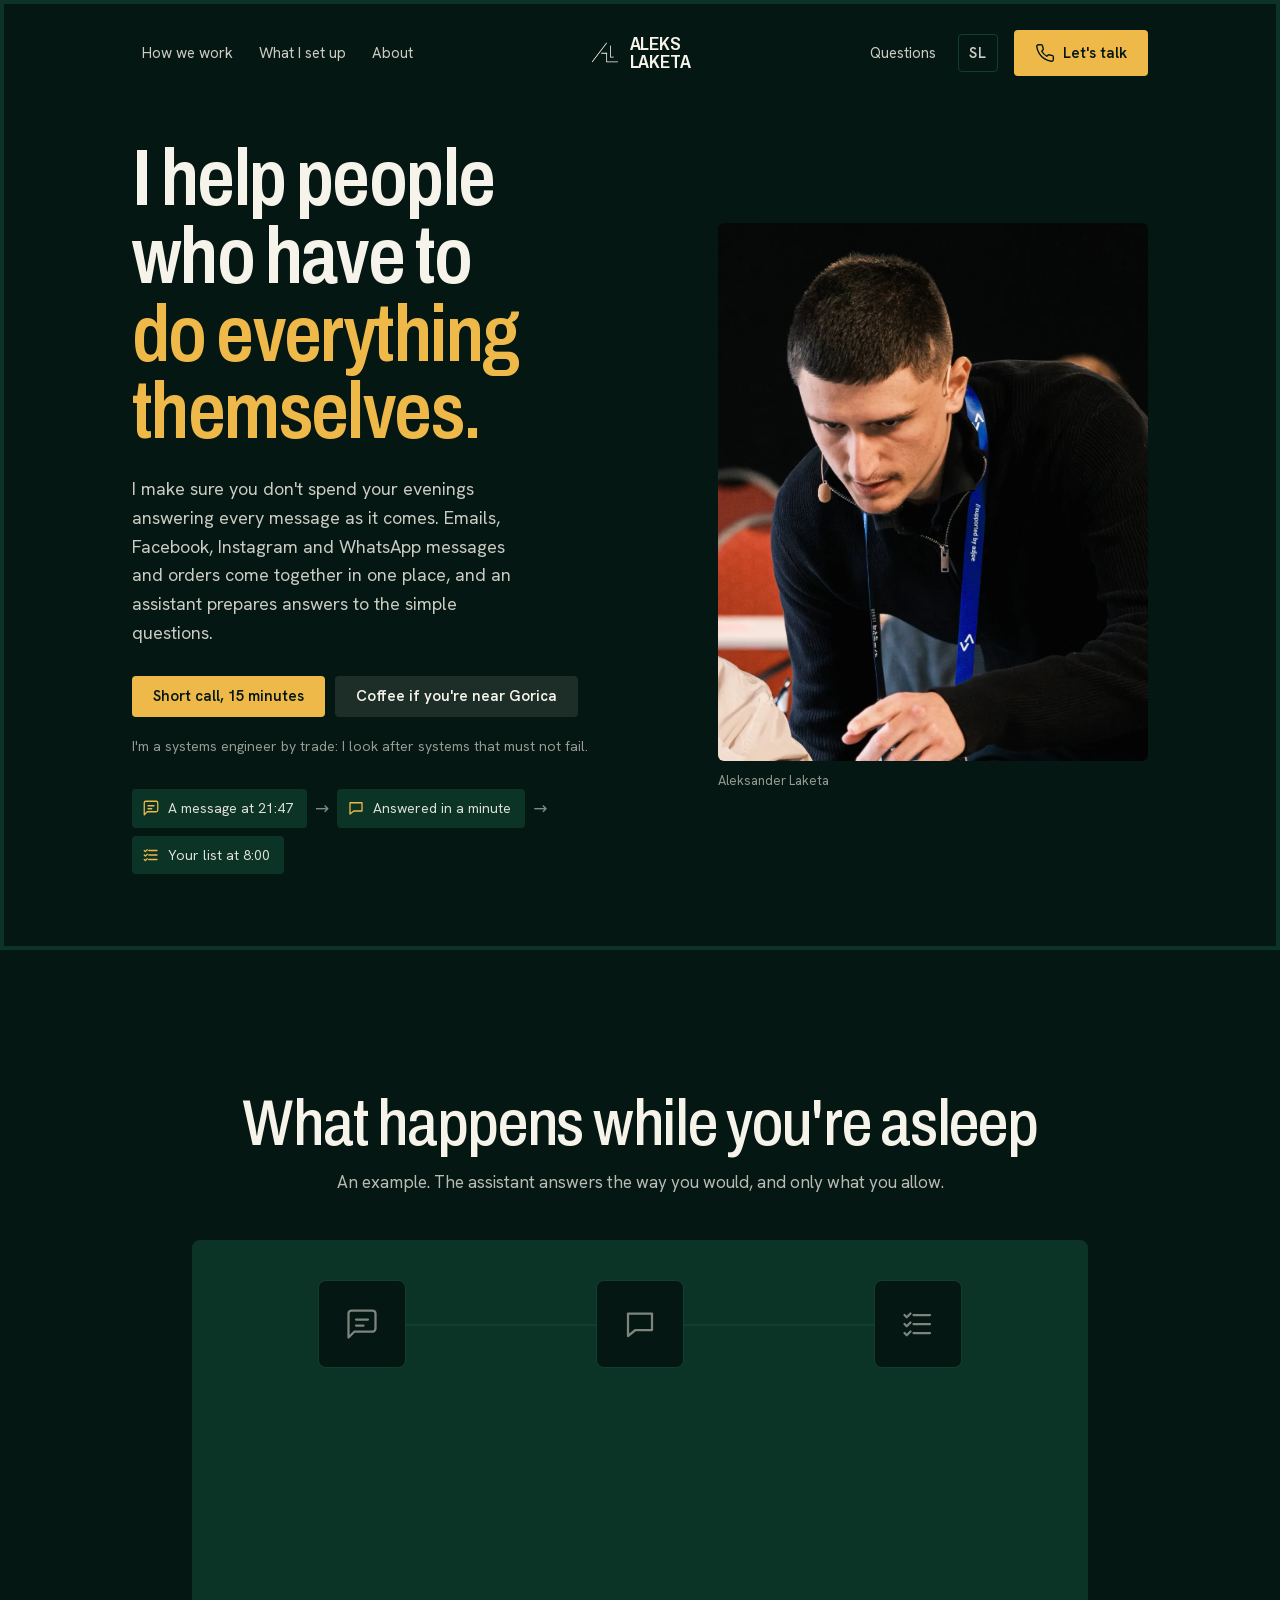
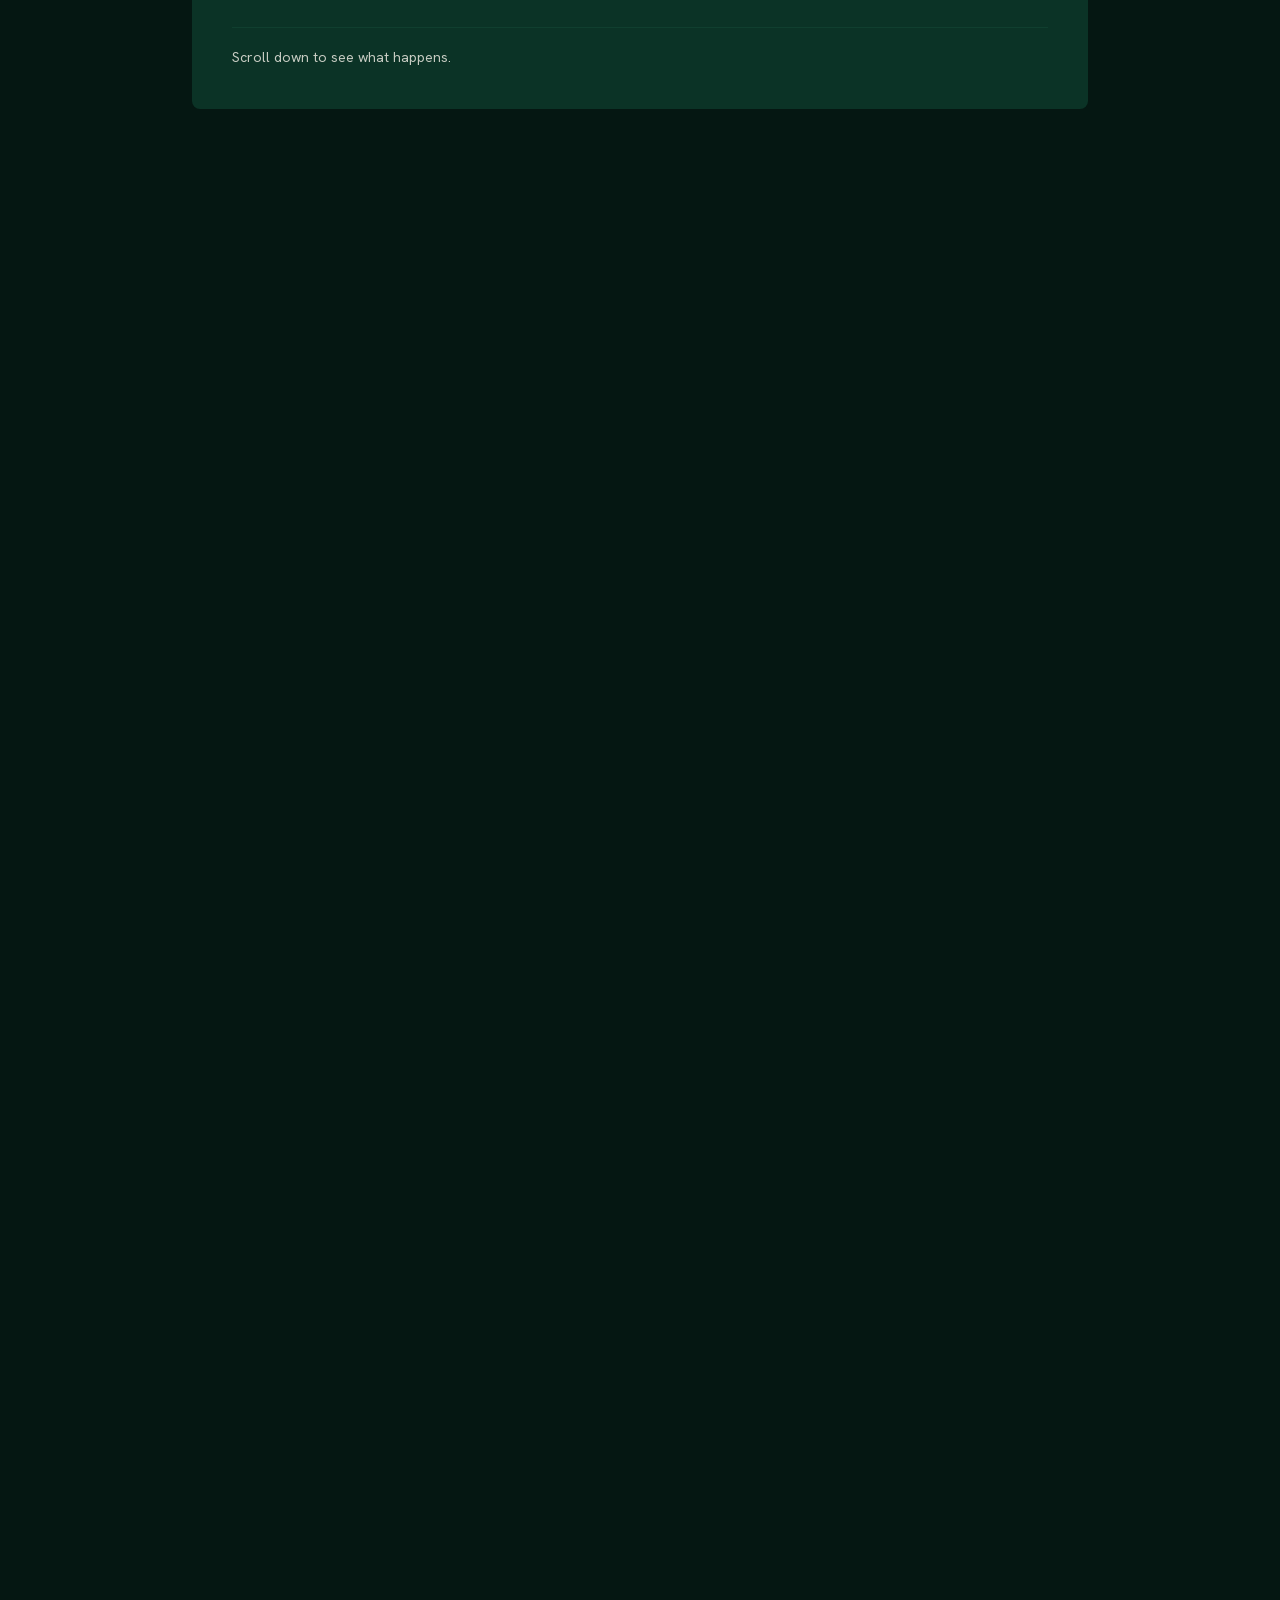
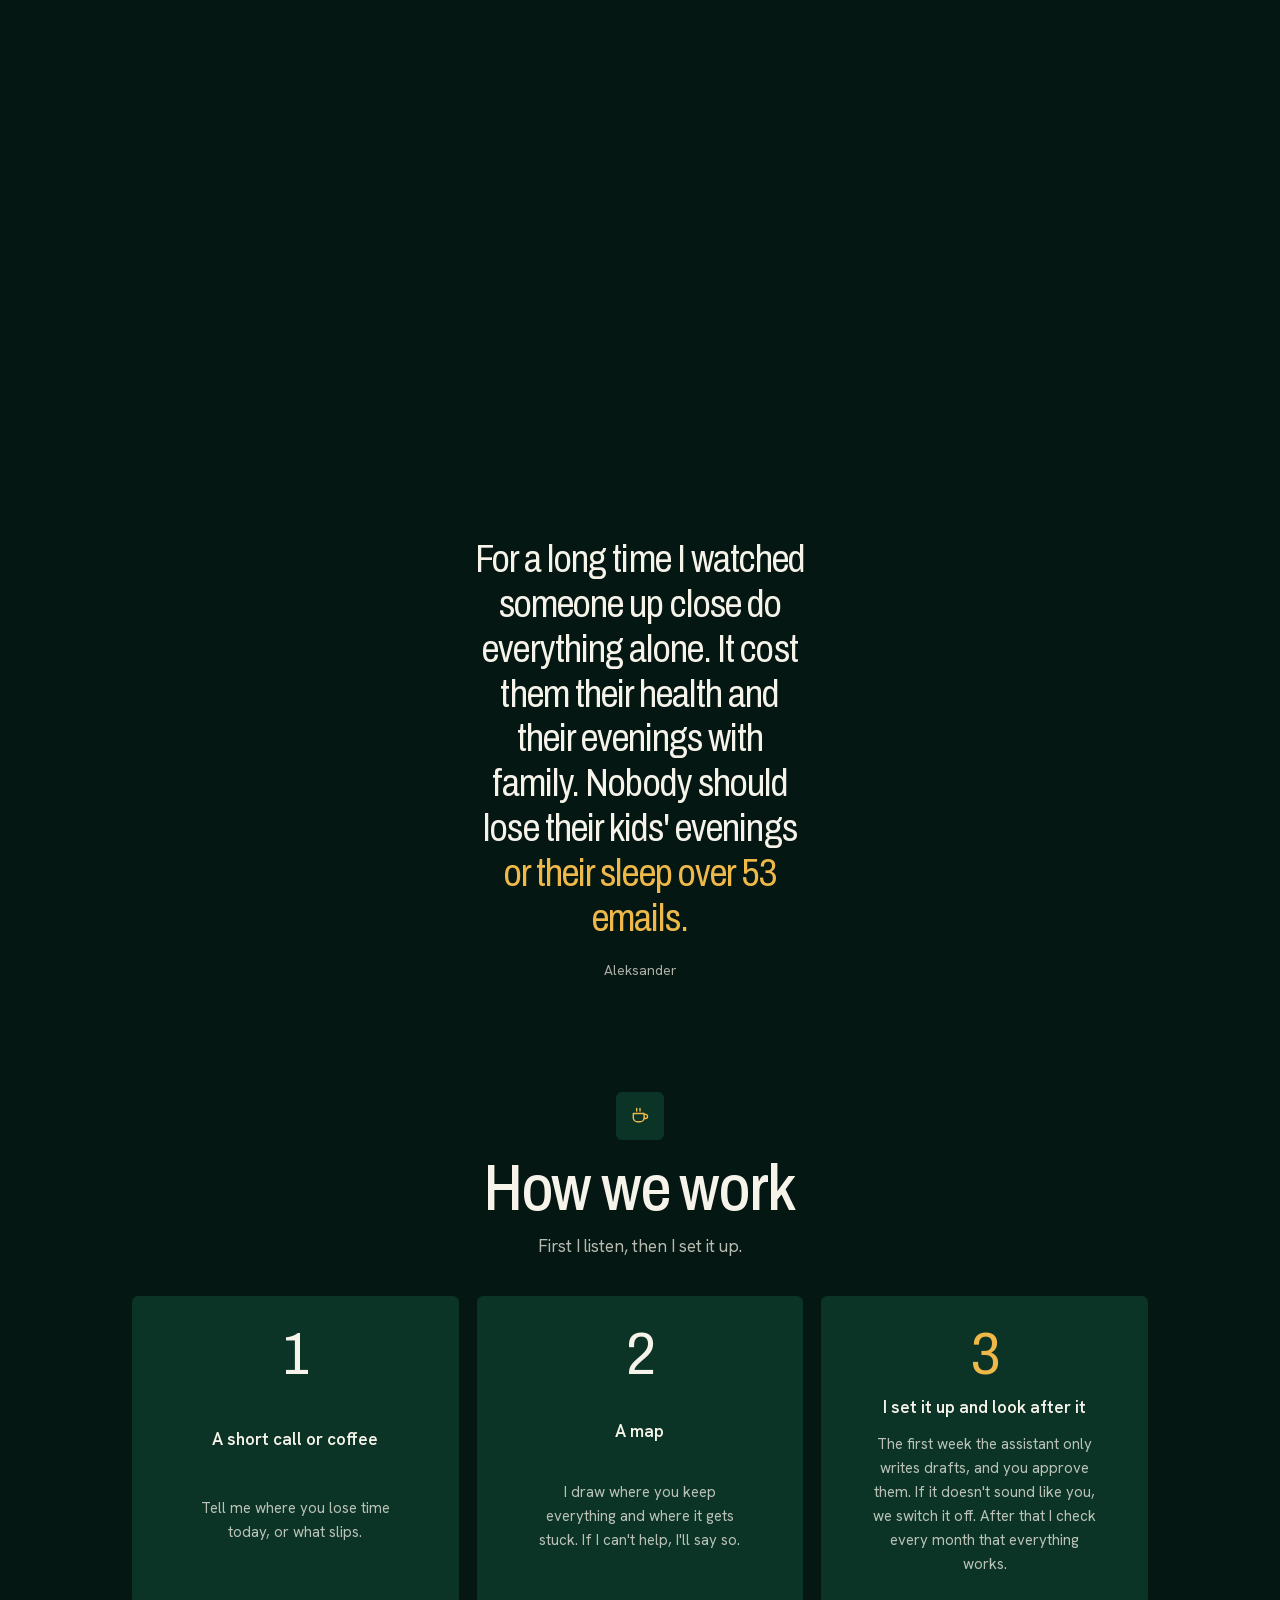
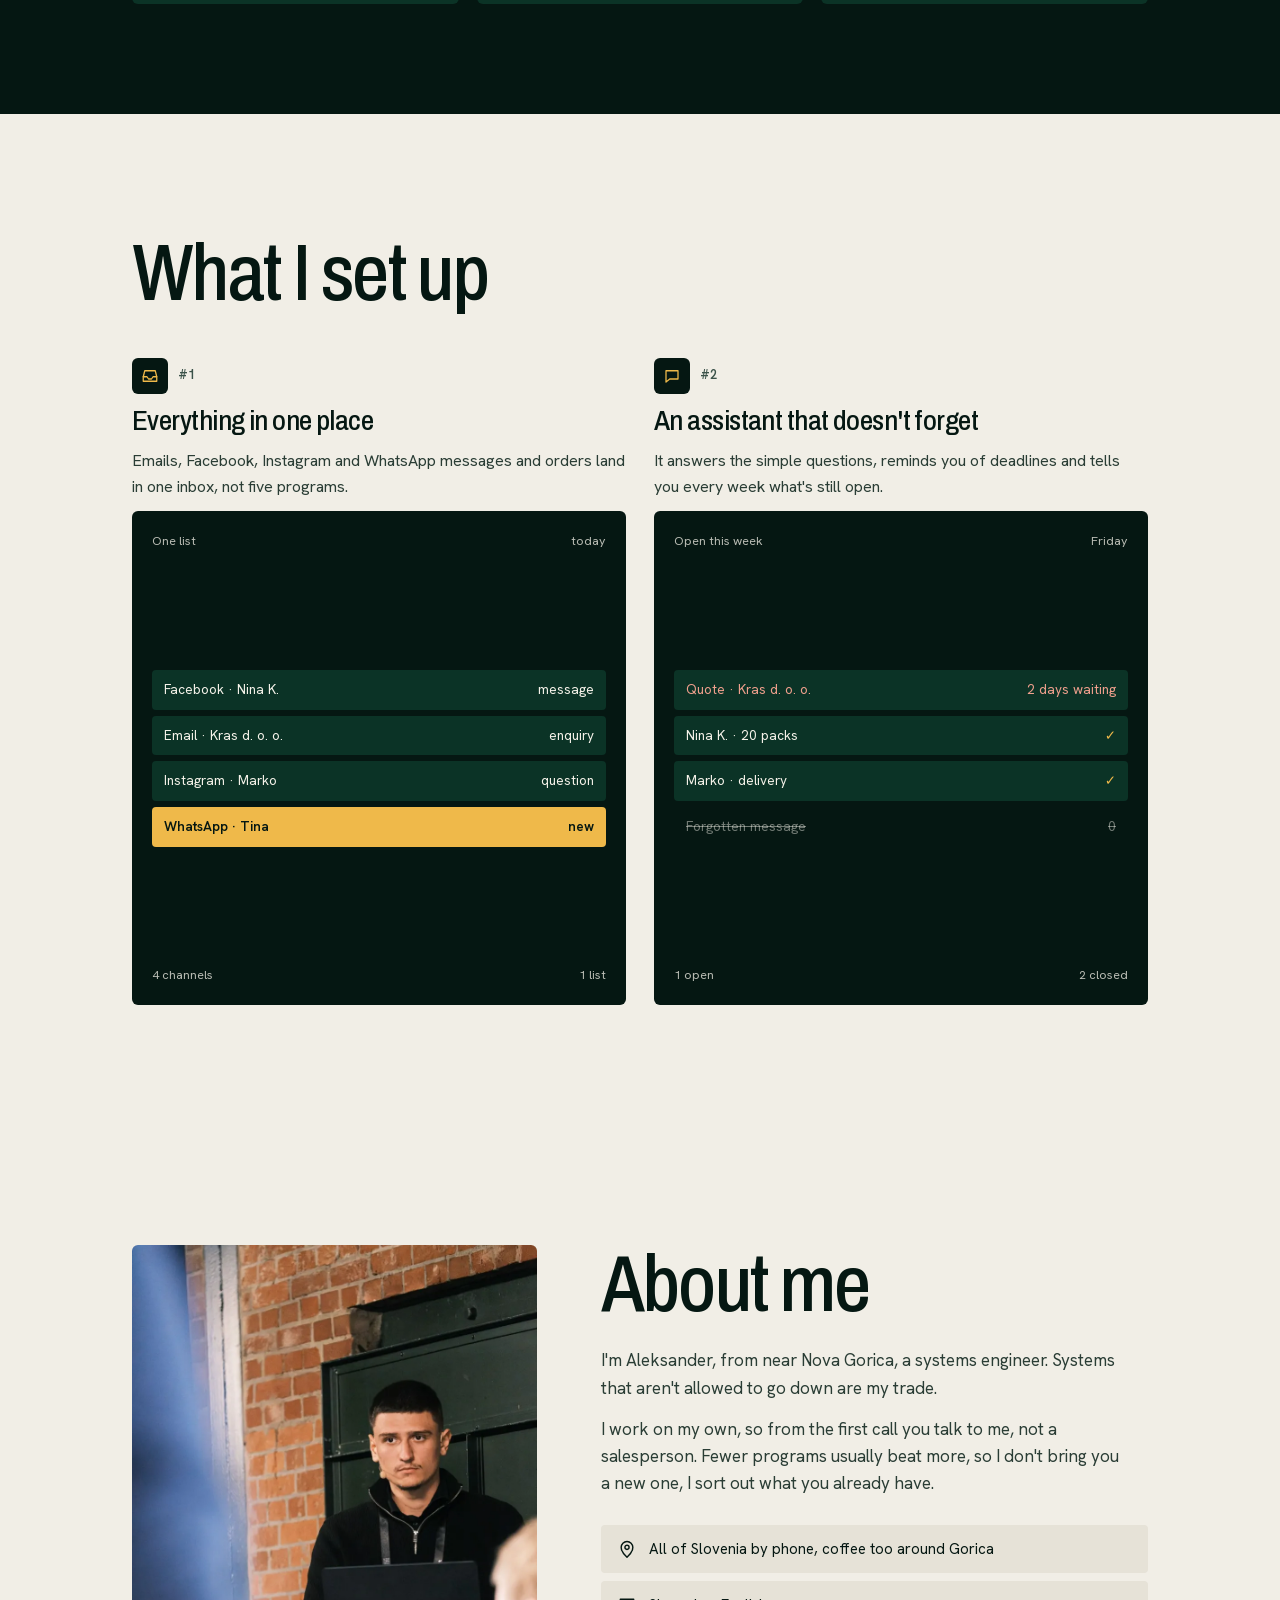
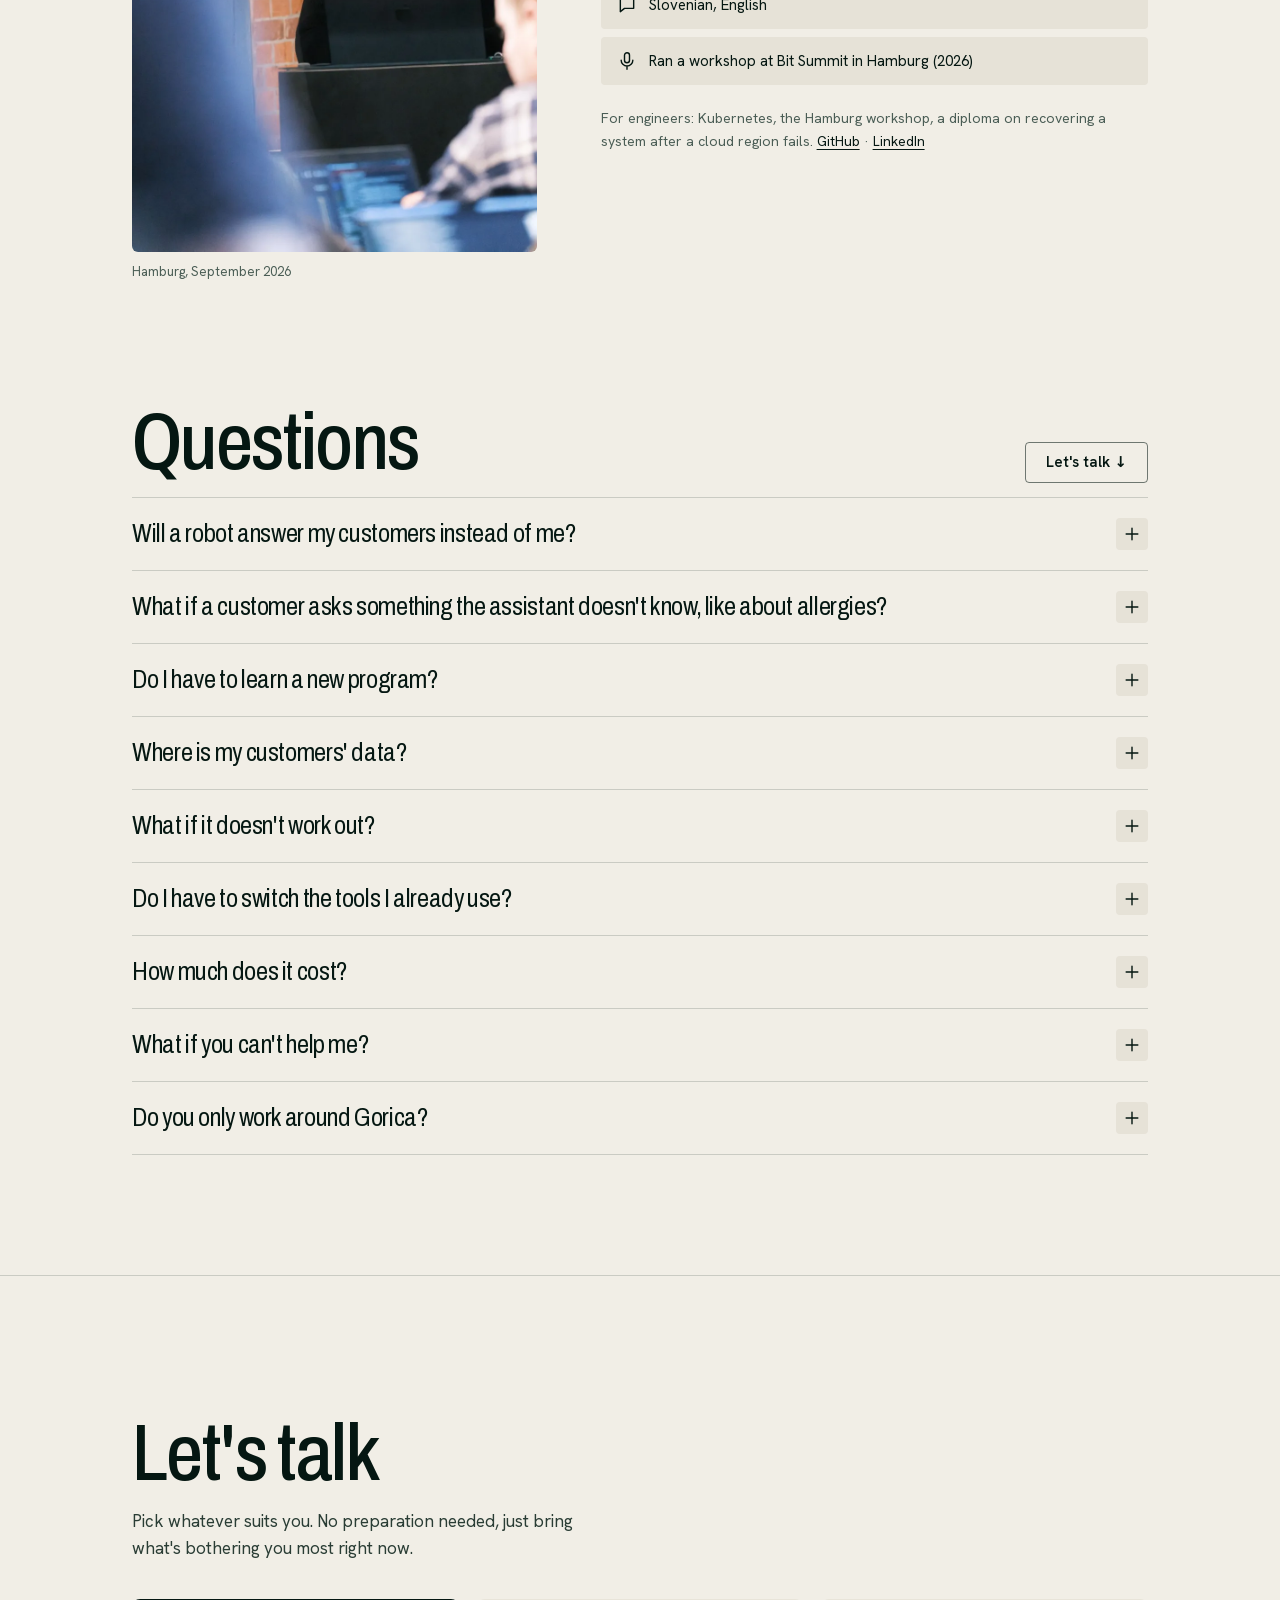
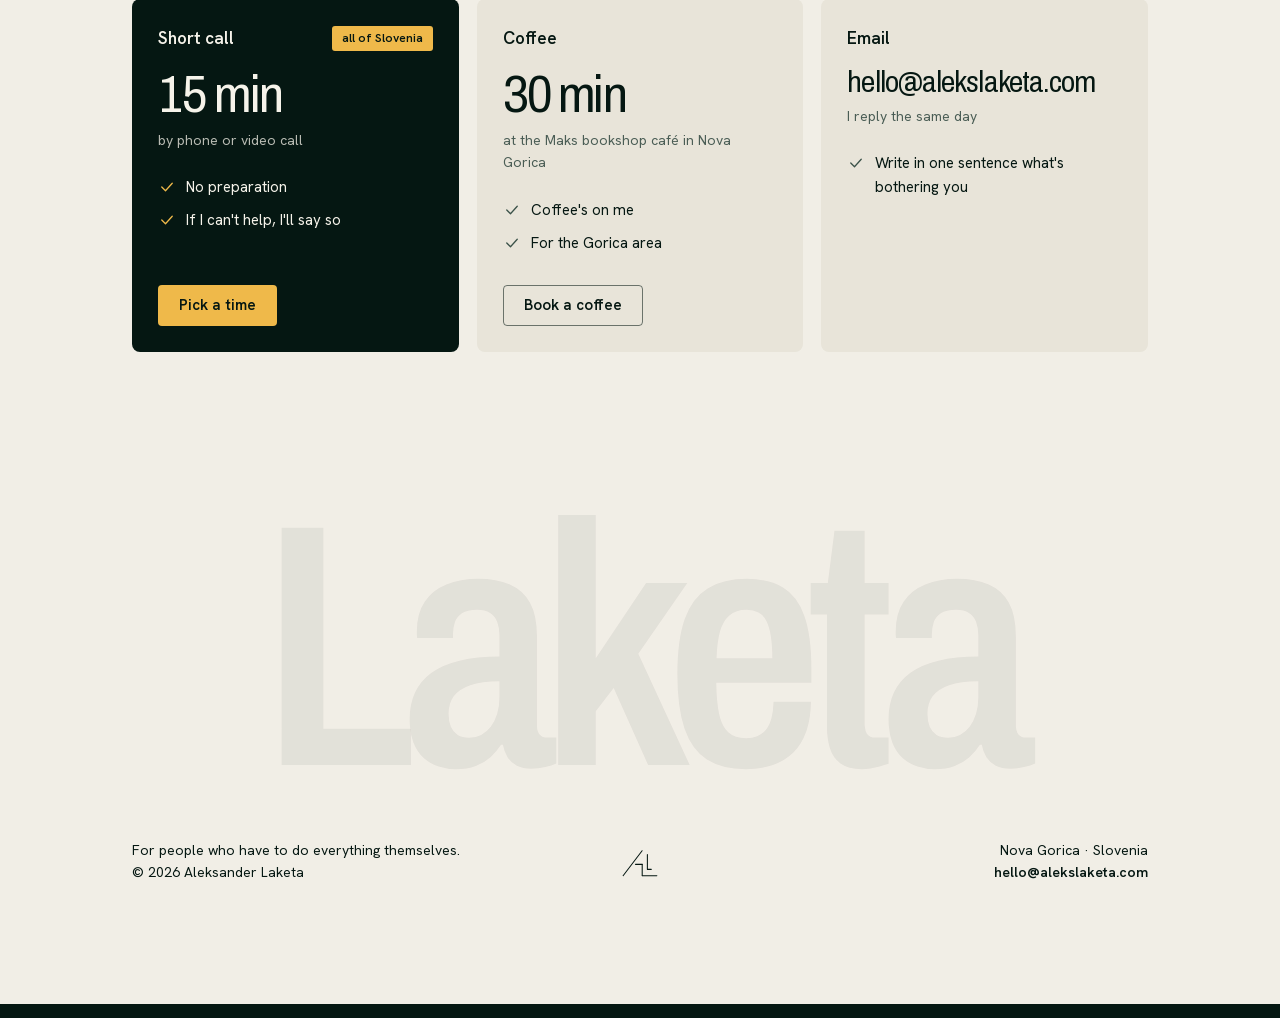
<file: en/index.html>
<!doctype html>
<html lang="en">
<head>
<meta charset="utf-8">
<meta name="viewport" content="width=device-width,initial-scale=1">
<title>Aleks Laketa · a digital assistant for people who do everything themselves</title>
<meta name="description" content="I make sure you don&#x27;t spend your evenings answering every message as it comes. Emails, Facebook, Instagram and WhatsApp messages and orders come together in one place, and an assistant prepares answers to the simple questions.">
<meta name="theme-color" content="#051712">
<link rel="canonical" href="https://alekslaketa.com/en/">
<link rel="alternate" hreflang="en" href="https://alekslaketa.com/en/">
<link rel="alternate" hreflang="sl" href="https://alekslaketa.com/sl/">
<link rel="alternate" hreflang="x-default" href="https://alekslaketa.com/sl/">
<link rel="icon" href="/assets/favicon.svg" type="image/svg+xml">
<link rel="apple-touch-icon" href="/assets/apple-touch-icon.png">
<link rel="preload" href="/assets/helping.webp" as="image" type="image/webp" fetchpriority="high">
<link rel="preload" href="/assets/fonts/archivo-latin-ad60be.woff2" as="font" type="font/woff2" crossorigin>
<link rel="preload" href="/assets/fonts/hanken-grotesk-latin-757962.woff2" as="font" type="font/woff2" crossorigin>
<meta property="og:type" content="website">
<meta property="og:site_name" content="Aleks Laketa">
<meta property="og:locale" content="en_GB">
<meta property="og:title" content="Aleks Laketa · a digital assistant for people who do everything themselves">
<meta property="og:description" content="I make sure you don&#x27;t spend your evenings answering every message as it comes. Emails, Facebook, Instagram and WhatsApp messages and orders come together in one place, and an assistant prepares answers to the simple questions.">
<meta property="og:url" content="https://alekslaketa.com/en/">
<meta property="og:image" content="https://alekslaketa.com/assets/og-en.png">
<meta property="og:image:width" content="1200">
<meta property="og:image:height" content="630">
<meta name="twitter:card" content="summary_large_image">
<script type="application/ld+json">{"@context": "https://schema.org", "@graph": [{"@type": "ProfessionalService", "@id": "https://alekslaketa.com/#service", "name": "Aleks Laketa", "url": "https://alekslaketa.com/en/", "description": "I make sure you don't spend your evenings answering every message as it comes. Emails, Facebook, Instagram and WhatsApp messages and orders come together in one place, and an assistant prepares answers to the simple questions.", "email": "hello@alekslaketa.com", "image": "https://alekslaketa.com/assets/helping.jpg", "areaServed": {"@type": "Country", "name": "Slovenia"}, "address": {"@type": "PostalAddress", "addressLocality": "Nova Gorica", "addressCountry": "SI"}, "founder": {"@id": "https://alekslaketa.com/#aleksander"}, "knowsLanguage": ["sl", "en"]}, {"@type": "Person", "@id": "https://alekslaketa.com/#aleksander", "name": "Aleksander Laketa", "jobTitle": "Systems engineer", "sameAs": ["https://www.linkedin.com/in/aleksander-laketa", "https://github.com/0Aleksander"]}, {"@type": "WebPage", "url": "https://alekslaketa.com/en/", "name": "Aleks Laketa · a digital assistant for people who do everything themselves", "description": "I make sure you don't spend your evenings answering every message as it comes. Emails, Facebook, Instagram and WhatsApp messages and orders come together in one place, and an assistant prepares answers to the simple questions.", "inLanguage": "en", "about": {"@id": "https://alekslaketa.com/#service"}}]}</script>
<style>
@font-face { font-family: 'Archivo'; font-style: normal; font-weight: 400 700; font-stretch: 75% 100%; font-display: swap; src: url(/assets/fonts/archivo-latin-ext-8ec073.woff2) format('woff2'); unicode-range: U+0100-02BA, U+02BD-02C5, U+02C7-02CC, U+02CE-02D7, U+02DD-02FF, U+0304, U+0308, U+0329, U+1D00-1DBF, U+1E00-1E9F, U+1EF2-1EFF, U+2020, U+20A0-20AB, U+20AD-20C4, U+2113, U+2C60-2C7F, U+A720-A7FF; }
@font-face { font-family: 'Archivo'; font-style: normal; font-weight: 400 700; font-stretch: 75% 100%; font-display: swap; src: url(/assets/fonts/archivo-latin-ad60be.woff2) format('woff2'); unicode-range: U+0000-00FF, U+0131, U+0152-0153, U+02BB-02BC, U+02C6, U+02DA, U+02DC, U+0304, U+0308, U+0329, U+2000-206F, U+20AC, U+2122, U+2191, U+2193, U+2212, U+2215, U+FEFF, U+FFFD; }
@font-face { font-family: 'Hanken Grotesk'; font-style: normal; font-weight: 400; font-display: swap; src: url(/assets/fonts/hanken-grotesk-latin-ext-c95efb.woff2) format('woff2'); unicode-range: U+0100-02BA, U+02BD-02C5, U+02C7-02CC, U+02CE-02D7, U+02DD-02FF, U+0304, U+0308, U+0329, U+1D00-1DBF, U+1E00-1E9F, U+1EF2-1EFF, U+2020, U+20A0-20AB, U+20AD-20C4, U+2113, U+2C60-2C7F, U+A720-A7FF; }
@font-face { font-family: 'Hanken Grotesk'; font-style: normal; font-weight: 400; font-display: swap; src: url(/assets/fonts/hanken-grotesk-latin-757962.woff2) format('woff2'); unicode-range: U+0000-00FF, U+0131, U+0152-0153, U+02BB-02BC, U+02C6, U+02DA, U+02DC, U+0304, U+0308, U+0329, U+2000-206F, U+20AC, U+2122, U+2191, U+2193, U+2212, U+2215, U+FEFF, U+FFFD; }
@font-face { font-family: 'Hanken Grotesk'; font-style: normal; font-weight: 500; font-display: swap; src: url(/assets/fonts/hanken-grotesk-latin-ext-c95efb.woff2) format('woff2'); unicode-range: U+0100-02BA, U+02BD-02C5, U+02C7-02CC, U+02CE-02D7, U+02DD-02FF, U+0304, U+0308, U+0329, U+1D00-1DBF, U+1E00-1E9F, U+1EF2-1EFF, U+2020, U+20A0-20AB, U+20AD-20C4, U+2113, U+2C60-2C7F, U+A720-A7FF; }
@font-face { font-family: 'Hanken Grotesk'; font-style: normal; font-weight: 500; font-display: swap; src: url(/assets/fonts/hanken-grotesk-latin-757962.woff2) format('woff2'); unicode-range: U+0000-00FF, U+0131, U+0152-0153, U+02BB-02BC, U+02C6, U+02DA, U+02DC, U+0304, U+0308, U+0329, U+2000-206F, U+20AC, U+2122, U+2191, U+2193, U+2212, U+2215, U+FEFF, U+FFFD; }
@font-face { font-family: 'Hanken Grotesk'; font-style: normal; font-weight: 600; font-display: swap; src: url(/assets/fonts/hanken-grotesk-latin-ext-c95efb.woff2) format('woff2'); unicode-range: U+0100-02BA, U+02BD-02C5, U+02C7-02CC, U+02CE-02D7, U+02DD-02FF, U+0304, U+0308, U+0329, U+1D00-1DBF, U+1E00-1E9F, U+1EF2-1EFF, U+2020, U+20A0-20AB, U+20AD-20C4, U+2113, U+2C60-2C7F, U+A720-A7FF; }
@font-face { font-family: 'Hanken Grotesk'; font-style: normal; font-weight: 600; font-display: swap; src: url(/assets/fonts/hanken-grotesk-latin-757962.woff2) format('woff2'); unicode-range: U+0000-00FF, U+0131, U+0152-0153, U+02BB-02BC, U+02C6, U+02DA, U+02DC, U+0304, U+0308, U+0329, U+2000-206F, U+20AC, U+2122, U+2191, U+2193, U+2212, U+2215, U+FEFF, U+FFFD; }


:root{
  --ink:#051712;     
  --ink2:#0b3326;    
  --ink3:#103f2f;    
  --paper:#F1EEE6;   
  --cream:#F6F3EA;   
  --gold:#EFB94A;    
  --mut:#7c8a8a;     
  --rule:rgba(5,23,18,.16);
  --display:"Archivo","Avenir Next Condensed","Avenir Next",system-ui,sans-serif;
  --body:"Hanken Grotesk","Avenir Next",system-ui,sans-serif;
  --r:6px;
  color-scheme:dark;
}
*{box-sizing:border-box}
body{margin:0;background:var(--ink);color:var(--cream);font-family:var(--body);font-size:17px;line-height:1.6;-webkit-font-smoothing:antialiased}
a{color:inherit;text-decoration:none}
a:focus-visible,button:focus-visible,summary:focus-visible{outline:2px solid var(--gold);outline-offset:3px;border-radius:4px}
img{display:block;max-width:100%;height:auto}
p{margin:0}
h1,h2,h3{margin:0;font-family:var(--display);font-stretch:82%;letter-spacing:-.02em;text-wrap:balance}
.wrap{max-width:1080px;margin:0 auto;padding-inline:clamp(16px,4vw,32px)}
.label{font-size:12.5px;font-weight:600;letter-spacing:.08em;text-transform:uppercase}
.ic{width:20px;height:20px;flex:none;fill:none;stroke:currentColor;stroke-width:1.7;stroke-linecap:round;stroke-linejoin:round}
.photo{border-radius:var(--r);width:100%}


.btn{display:inline-flex;align-items:center;gap:8px;padding:12px 20px;border-radius:4px;font-family:var(--body);font-weight:600;font-size:15px;line-height:1;border:1.5px solid transparent;cursor:pointer;transition:background .2s,color .2s,transform .2s}
.btn:hover{transform:translateY(-1px)}
.btn-gold{background:var(--gold);color:var(--ink)}
.btn-gold:hover{background:#f6cb6e}
.btn-ghost{background:rgba(246,243,234,.1);color:var(--cream)}
.btn-ghost:hover{background:rgba(246,243,234,.18)}
.btn-line{border-color:rgba(5,23,18,.55);color:var(--ink)}
.btn-line:hover{background:var(--ink);color:var(--paper);border-color:var(--ink)}
.btn-dark{background:var(--ink);color:var(--paper)}
.btn-dark:hover{background:var(--ink3)}


.hero{border:4px solid var(--ink2)}
nav{display:grid;grid-template-columns:1fr auto 1fr;align-items:center;gap:32px;padding-block:26px 8px}
nav .side{display:flex;align-items:center;gap:6px}
nav .side.r{justify-content:flex-end}
nav .side.r .btn{margin-left:10px}
nav .side a:not(.btn){font-size:15px;color:rgba(246,243,234,.82);padding:6px 10px;border-radius:4px;transition:background .2s}
nav .side a:not(.btn):hover{background:rgba(246,243,234,.08);color:var(--cream)}
.mark{display:flex;align-items:center;gap:10px;font-family:var(--display);font-stretch:80%;font-weight:600;font-size:19px;line-height:.95;letter-spacing:-.01em;text-transform:uppercase}
.mark svg{width:30px;height:30px}
.hero-grid{display:grid;grid-template-columns:1.1fr .9fr;gap:clamp(28px,5vw,60px);align-items:center;padding-block:56px 72px}
.hero-grid>div{min-width:0}
.hero h1{font-size:clamp(54px,7.8vw,108px);line-height:.94;font-weight:600;font-stretch:78%}
.hero h1 em{font-style:normal;color:var(--gold)}
.hero .lead{margin-top:24px;max-width:40ch;color:rgba(246,243,234,.82);font-size:18px}
.hero .ctas{display:flex;flex-wrap:wrap;gap:10px;margin-top:28px}
.chips{display:flex;flex-wrap:wrap;gap:8px;margin-top:32px}
.chip{display:inline-flex;align-items:center;gap:8px;padding:8px 14px 8px 10px;border-radius:4px;background:var(--ink2);font-size:14px;color:rgba(246,243,234,.9)}
.chip .ic{width:18px;height:18px;color:var(--gold)}
.chip-arrow{align-self:center;color:var(--mut)}
.hero figure{margin:0}
.hero figcaption{margin-top:10px;font-size:13px;color:rgba(246,243,234,.6)}


.flow{padding-block:clamp(72px,10vw,120px) 24px;text-align:center}
.flow h2,.report h2{font-size:clamp(40px,5.6vw,64px);font-weight:500;line-height:1.02}
.flow .sub,.report .sub{margin-top:12px;color:rgba(246,243,234,.75)}
.widget{position:relative;margin:44px auto 0;max-width:920px;background:var(--ink2);border-radius:8px;padding:clamp(22px,4vw,40px);text-align:left}
.track{position:absolute;left:16.6%;right:16.6%;top:calc(clamp(22px,4vw,40px) + 44px);height:2px;background:var(--ink3);border-radius:2px}
.track .fill{position:absolute;left:0;top:0;bottom:0;width:0;background:var(--gold);border-radius:2px;transition:width .9s ease}
.track .dot{position:absolute;top:50%;left:0;width:12px;height:12px;margin:-6px 0 0 -6px;border-radius:50%;background:var(--gold);box-shadow:0 0 0 6px rgba(239,185,74,.18);transition:left .9s ease}
.stages{position:relative;display:grid;grid-template-columns:repeat(3,1fr);gap:18px}
.stage{display:grid;justify-items:center;gap:14px;text-align:center;min-width:0}
.bubble-ic{width:88px;height:88px;border-radius:8px;display:grid;place-items:center;background:var(--ink);border:1.5px solid var(--ink3);color:rgba(246,243,234,.5);transition:background .4s,color .4s,border-color .4s,transform .4s}
.bubble-ic .ic{width:36px;height:36px;stroke-width:1.5}
.stage.on .bubble-ic{background:var(--cream);color:var(--ink);border-color:var(--cream)}
.stage.done .bubble-ic{background:var(--gold);color:var(--ink);border-color:var(--gold)}
.stage.ring .bubble-ic{animation:ring .6s ease-in-out 2}
@keyframes ring{0%,100%{transform:rotate(0)}20%{transform:rotate(-12deg)}40%{transform:rotate(10deg)}60%{transform:rotate(-8deg)}80%{transform:rotate(6deg)}}
.stage .t{font-family:var(--display);font-stretch:82%;font-weight:500;font-size:22px;font-variant-numeric:tabular-nums;color:rgba(246,243,234,.55);transition:color .4s}
.stage.on .t,.stage.done .t{color:var(--cream)}
.stage h3{font-size:19px;font-weight:500;letter-spacing:-.01em}
.stage .card{width:100%;max-width:260px;min-height:96px;border-radius:6px;background:var(--ink);padding:14px;font-size:14px;line-height:1.45;color:rgba(246,243,234,.85);opacity:.35;transform:translateY(6px);transition:opacity .5s,transform .5s;text-align:left}
.stage.on .card,.stage.done .card{opacity:1;transform:none}
.card .row{display:flex;justify-content:space-between;gap:8px;align-items:center}
.card .miss{color:#f0a08d;font-weight:600}
.card u{color:var(--gold);text-underline-offset:3px}
.card .slot{margin-top:6px;padding:7px 10px;border-radius:4px;background:var(--ink2);display:flex;justify-content:space-between;font-size:13px}
.card .slot.new{background:var(--ink3);transition:background .4s,color .4s}
.stage.done .card .slot.new{background:var(--gold);color:var(--ink);font-weight:600}
.typing{display:inline-flex;gap:4px}
.typing i{width:6px;height:6px;border-radius:50%;background:rgba(246,243,234,.6);animation:blink 1s infinite}
.typing i:nth-child(2){animation-delay:.15s}.typing i:nth-child(3){animation-delay:.3s}
@keyframes blink{0%,100%{opacity:.25}50%{opacity:1}}
.widget .status{margin-top:26px;display:flex;justify-content:space-between;gap:12px;align-items:center;flex-wrap:wrap;padding-top:18px;border-top:1px solid var(--ink3);font-size:14px;color:rgba(246,243,234,.8)}
.widget .status b{color:var(--gold);font-weight:600}
.replay{background:transparent;border:1.5px solid var(--ink3);color:var(--cream);padding:8px 14px;border-radius:4px;font:600 13px var(--body);cursor:pointer}
.replay:hover{background:var(--ink3)}
@media (prefers-reduced-motion:reduce){*{transition:none!important;animation:none!important}}


.report{text-align:center;padding-block:clamp(72px,10vw,110px)}
.report .ico{width:48px;height:48px;margin:0 auto 16px;border-radius:6px;background:var(--ink2);display:grid;place-items:center;color:var(--gold)}
.cards{display:grid;grid-template-columns:repeat(3,1fr);gap:18px;margin-top:36px}
.scard{border-radius:var(--r);background:var(--ink2);padding:28px 20px;display:grid;justify-items:center;gap:10px}
.scard .ic{width:26px;height:26px;color:rgba(246,243,234,.7)}
.scard .k{font-size:14px;color:rgba(246,243,234,.85)}
.scard .big{font-family:var(--display);font-stretch:82%;font-weight:400;font-size:60px;line-height:1;letter-spacing:-.03em;font-variant-numeric:tabular-nums}
.scard.gold .big{color:var(--gold)}
.scard .pill{font-size:12.5px;font-weight:600;background:rgba(246,243,234,.12);padding:5px 12px;border-radius:4px}
.report .foot{margin-top:16px;color:rgba(246,243,234,.72);font-size:14px}


.paper{background:var(--paper);color:var(--ink)}
.paper .wrap{padding-block:clamp(72px,10vw,120px)}
.paper.rounded{border-radius:0}
.sec-title{font-size:clamp(48px,6.4vw,80px);font-weight:500;line-height:1;font-stretch:78%}
.feats{display:grid;grid-template-columns:repeat(3,1fr);gap:40px 28px;margin-top:44px}
.feat{display:flex;flex-direction:column;gap:12px;min-width:0}
.feat .head{display:flex;align-items:center;gap:10px}
.feat .badge{width:36px;height:36px;border-radius:6px;background:var(--ink);color:var(--gold);display:grid;place-items:center}
.feat .badge .ic{width:18px;height:18px}
.feat .num{font-size:13px;font-weight:600;color:#3b5249}
.feat h3{font-size:28px;font-weight:500;line-height:1.1}
.feat p{font-size:16px;color:#2a3d35}
.panel{margin-top:auto;aspect-ratio:1/1;background:var(--ink);color:var(--cream);border-radius:var(--r);padding:20px;display:flex;flex-direction:column;justify-content:space-between;gap:12px}
.panel .meta{display:flex;justify-content:space-between;font-size:12.5px;color:rgba(246,243,234,.75)}
.panel .lines{display:grid;gap:6px;font-size:13.5px}
.panel .lines div{display:flex;justify-content:space-between;gap:10px;padding:9px 12px;background:var(--ink2);border-radius:4px}
.panel .lines .miss{color:#f0a08d}
.panel .lines .gold{background:var(--gold);color:var(--ink);font-weight:600}
.panel .lines .no{color:rgba(246,243,234,.45);text-decoration:line-through;background:transparent}
.panel .msg{background:var(--ink2);padding:12px 14px;font-size:15px;line-height:1.45;border-radius:6px 6px 6px 2px}
.panel .msg u{color:var(--gold);text-underline-offset:3px}
.panel .one{font-family:var(--display);font-stretch:82%;font-weight:400;font-size:clamp(120px,14vw,170px);line-height:.8;color:var(--gold);text-align:center}
.tick{color:var(--gold);font-weight:700}


.about{display:grid;grid-template-columns:.85fr 1.15fr;gap:clamp(28px,5vw,64px);align-items:start}
.about>div{min-width:0}
.about figure{margin:0}
.about figcaption,.band figcaption{margin-top:10px;font-size:13px;color:#4a5d55}
.about .body{display:grid;gap:14px;margin-top:22px;max-width:52ch;color:#2a3d35}
.facts{margin-top:28px;display:grid;gap:8px}
.facts div{display:flex;align-items:center;gap:12px;padding:12px 16px;background:#e6e2d7;border-radius:4px;font-size:15px}
.facts .ic{color:var(--ink)}


.band{padding-block:clamp(56px,8vw,96px)}
.band figure{margin:0}
.band figcaption{color:rgba(246,243,234,.6)}
.band blockquote{margin:32px 0 0;max-width:30ch}
.band blockquote p{font-family:var(--display);font-stretch:82%;font-weight:400;font-size:clamp(32px,4.6vw,56px);line-height:1.05;letter-spacing:-.025em}
.band blockquote p em{font-style:normal;color:var(--gold)}
.band cite{display:block;margin-top:14px;font-style:normal;font-size:14px;color:rgba(246,243,234,.7)}


.faq-head{display:flex;justify-content:space-between;align-items:flex-end;gap:16px;padding-bottom:14px}
details{border-top:1px solid var(--rule)}
details:last-child{border-bottom:1px solid var(--rule)}
summary{list-style:none;font-stretch:82%;display:flex;justify-content:space-between;gap:16px;align-items:center;padding:20px 0;cursor:pointer;font-family:var(--display);font-weight:400;font-size:clamp(20px,2.4vw,25px);line-height:1.2;letter-spacing:-.015em}
summary::-webkit-details-marker{display:none}
summary .pm{width:32px;height:32px;border-radius:4px;background:#e6e2d7;display:grid;place-items:center;flex:none;transition:transform .25s}
details[open] summary .pm{transform:rotate(45deg)}
details p{padding:0 0 22px;max-width:64ch;color:#2a3d35}


.tags{display:flex;flex-wrap:wrap;gap:8px}
.tags span{border:1.5px solid rgba(5,23,18,.4);padding:4px 12px;border-radius:4px;font-size:13px;font-weight:600}
.price-head{display:flex;justify-content:space-between;align-items:flex-end;gap:20px;flex-wrap:wrap;margin-top:18px}
.price-head p{max-width:46ch;margin-top:14px;color:#2a3d35}
.tiers{display:grid;grid-template-columns:repeat(3,1fr);gap:18px;margin-top:36px}
.tier{display:flex;flex-direction:column;gap:6px;padding:26px;border-radius:8px;background:#e8e4d9;min-width:0}
.tier.hi{background:var(--ink);color:var(--cream)}
.tier .top{display:flex;gap:10px;align-items:center;font-weight:600}
.tier .top i{font-style:normal;font-size:12px;font-weight:600;background:var(--gold);color:var(--ink);padding:3px 10px;border-radius:3px;margin-left:auto}
.tier .amt{font-family:var(--display);font-stretch:82%;font-weight:400;font-size:clamp(40px,4.4vw,52px);line-height:1.1;letter-spacing:-.03em;margin-top:8px;font-variant-numeric:tabular-nums}
.tier .per{font-size:14px;color:#4a5d55}
.tier.hi .per{color:rgba(246,243,234,.75)}
.tier ul{list-style:none;padding:0;margin:18px 0 24px;display:grid;gap:9px;font-size:15px}
.tier li{display:grid;grid-template-columns:20px 1fr;gap:8px;align-items:start}
.tier li .ic{width:18px;height:18px;margin-top:3px;color:#3b5249}
.tier.hi li .ic{color:var(--gold)}
.tier .btn{align-self:flex-start;margin-top:auto}
.small-note{margin-top:20px;font-size:14px;color:#4a5d55}


.foot{position:relative;overflow:hidden;padding-top:40px}
.ghost{font-family:var(--display);font-weight:600;font-stretch:75%;font-size:clamp(120px,27vw,360px);line-height:.8;text-align:center;color:rgba(5,23,18,.06);letter-spacing:-.05em;user-select:none;margin-bottom:-.2em}
.foot-row{position:relative;display:grid;grid-template-columns:1fr auto 1fr;align-items:end;gap:20px;padding-block:20px 28px;font-size:14px}
.foot-row .r{text-align:right}
.foot-row .mail{user-select:all;font-weight:600}
.foot-row svg{width:40px;height:40px}
.bar{height:14px;background:var(--ink)}

@media (max-width:420px){nav .btn .ic{display:none}nav .btn{padding:10px 14px}}
@media (max-width:860px){
  nav{grid-template-columns:1fr auto}
  nav .side.l{display:none}
  nav .side.r a:not(.btn){display:none}
  .mark{order:-1}
  .hero-grid,.about{grid-template-columns:1fr}
  .cards,.feats,.tiers{grid-template-columns:1fr}
  .stages{grid-template-columns:1fr;gap:28px}
  .track{display:none}
  .stage{grid-template-columns:auto 1fr;justify-items:start;text-align:left;column-gap:16px;row-gap:8px}
  .stage .bubble-ic{grid-row:span 3;width:64px;height:64px}
  .stage .bubble-ic .ic{width:28px;height:28px}
  .stage .card{max-width:none}
  .panel{aspect-ratio:auto;min-height:260px}
  .foot-row{grid-template-columns:1fr;justify-items:start}
  .foot-row .r{text-align:left}
}


body:not(.en) .t-en{display:none!important}
body.en .t-sl{display:none!important}
.hero h1.long{font-size:clamp(44px,6.2vw,88px);line-height:.98}
.langbtn{all:unset;cursor:pointer;font-size:13px;font-weight:600;letter-spacing:.06em;padding:6px 10px;border-radius:4px;color:rgba(246,243,234,.82);border:1px solid var(--ink3);margin-left:6px}
.langbtn:hover{background:rgba(246,243,234,.08)}
.langbtn:focus-visible{outline:2px solid var(--gold);outline-offset:3px}
.ph{outline:1.5px dashed var(--gold);outline-offset:6px;border-radius:2px}
.scard .k{font-size:17px;color:var(--cream)}
.step-p{font-size:15px;color:rgba(246,243,234,.75);max-width:28ch;margin:0 auto}
.eng{margin-top:22px;font-size:14px;color:#4a5d55}
.eng a{text-decoration:underline;text-underline-offset:3px;color:var(--ink)}
.tier .amt{overflow-wrap:anywhere}
@media (max-width:860px){nav .side.r .langbtn{display:inline-block}}
.feats.two{grid-template-columns:repeat(2,1fr)}
@media (max-width:860px){.feats.two{grid-template-columns:1fr}}
.why{padding-block:clamp(48px,7vw,88px) 0}
.why blockquote{margin:0 auto;max-width:34ch;text-align:center}
.why blockquote p{font-size:clamp(24px,3.2vw,38px);line-height:1.18}
.why cite{margin-top:18px}
.tel{font-family:var(--display);font-stretch:82%;font-size:24px;margin-top:4px;user-select:all}
.tel a{color:inherit}
.cred{margin-top:18px;font-size:14px;color:rgba(246,243,234,.6)}


.flow.js .stage .t,.flow.js .stage h3,.flow.js .stage .card{transition:opacity .5s ease,transform .5s ease,color .4s}
.flow.js .stage.pending .t,.flow.js .stage.pending h3,.flow.js .stage.pending .card{opacity:0;transform:translateY(24px)}
.flow.js .track .fill,.flow.js .track .dot{transition:width .15s linear,left .15s linear}
@media (min-width:861px) and (min-height:760px) and (prefers-reduced-motion:no-preference){
  .flow.js{padding-block:0}
  .flow.js .flow-scroll{height:300vh}
  .flow.js .flow-pin{position:sticky;top:0;height:100vh;display:flex;flex-direction:column;justify-content:center}
}
@media (max-width:860px){nav .side.r a.langbtn{display:inline-block}.chip-arrow{display:none}}
.stage{align-content:start}
picture{display:block}
a.mail{color:inherit;text-decoration:none}a.mail:hover{text-decoration:underline}
</style>

</head>
<body class="en">
<svg width="0" height="0" style="position:absolute" aria-hidden="true">
  <defs>
    <symbol id="i-phone" viewBox="0 0 24 24"><path d="M22 16.92v3a2 2 0 0 1-2.18 2 19.8 19.8 0 0 1-8.63-3.07 19.5 19.5 0 0 1-6-6A19.8 19.8 0 0 1 2.12 4.18 2 2 0 0 1 4.11 2h3a2 2 0 0 1 2 1.72c.13.96.36 1.9.7 2.81a2 2 0 0 1-.45 2.11L8.09 9.91a16 16 0 0 0 6 6l1.27-1.27a2 2 0 0 1 2.11-.45c.91.34 1.85.57 2.81.7A2 2 0 0 1 22 16.92z"/></symbol>
    <symbol id="i-missed" viewBox="0 0 24 24"><path d="M22 16.92v3a2 2 0 0 1-2.18 2 19.8 19.8 0 0 1-8.63-3.07 19.5 19.5 0 0 1-6-6A19.8 19.8 0 0 1 2.12 4.18 2 2 0 0 1 4.11 2h3a2 2 0 0 1 2 1.72c.13.96.36 1.9.7 2.81a2 2 0 0 1-.45 2.11L8.09 9.91a16 16 0 0 0 6 6l1.27-1.27a2 2 0 0 1 2.11-.45c.91.34 1.85.57 2.81.7A2 2 0 0 1 22 16.92z"/><path d="M16 2l6 6M22 2l-6 6"/></symbol>
    <symbol id="i-msg" viewBox="0 0 24 24"><path d="M21 15a2 2 0 0 1-2 2H7l-4 4V5a2 2 0 0 1 2-2h14a2 2 0 0 1 2 2z"/><path d="M8 9h8M8 13h5"/></symbol>
    <symbol id="i-cal" viewBox="0 0 24 24"><rect x="3" y="4" width="18" height="18" rx="3"/><path d="M16 2v4M8 2v4M3 10h18"/><path d="m9 16 2 2 4-4"/></symbol>
    <symbol id="i-shield" viewBox="0 0 24 24"><path d="M12 22s8-4 8-10V5l-8-3-8 3v7c0 6 8 10 8 10z"/><path d="m9 12 2 2 4-4"/></symbol>
    <symbol id="i-refresh" viewBox="0 0 24 24"><path d="M21 12a9 9 0 1 1-3-6.7L21 8"/><path d="M21 3v5h-5"/></symbol>
    <symbol id="i-target" viewBox="0 0 24 24"><circle cx="12" cy="12" r="9"/><circle cx="12" cy="12" r="5"/><circle cx="12" cy="12" r="1.5"/></symbol>
    <symbol id="i-euro" viewBox="0 0 24 24"><path d="M18 6.5A7 7 0 1 0 18 17.5"/><path d="M4 10h9M4 14h9"/></symbol>
    <symbol id="i-user" viewBox="0 0 24 24"><circle cx="12" cy="8" r="4"/><path d="M4 21a8 8 0 0 1 16 0"/></symbol>
    <symbol id="i-check" viewBox="0 0 24 24"><path d="m5 12 5 5 9-10"/></symbol>
    <symbol id="i-plus" viewBox="0 0 24 24"><path d="M12 5v14M5 12h14"/></symbol>
    <symbol id="i-pin" viewBox="0 0 24 24"><path d="M12 22s7-6.5 7-12a7 7 0 0 0-14 0c0 5.5 7 12 7 12z"/><circle cx="12" cy="10" r="2.5"/></symbol>
    <symbol id="i-chat" viewBox="0 0 24 24"><path d="M4 5h16v11H9l-5 4z"/></symbol>
    <symbol id="i-mic" viewBox="0 0 24 24"><rect x="9" y="2" width="6" height="12" rx="3"/><path d="M5 11a7 7 0 0 0 14 0M12 18v4"/></symbol>
    <symbol id="i-coffee" viewBox="0 0 24 24"><path d="M4 9h13v5a5 5 0 0 1-5 5H9a5 5 0 0 1-5-5z"/><path d="M17 10h1.5a2.5 2.5 0 0 1 0 5H17M8 3v3M12 3v3"/></symbol>
    <symbol id="i-logo" viewBox="0 0 400 400"><path d="M31.06,322.17c-1.11,0-2.22-.35-3.17-1.07-2.3-1.75-2.74-5.04-.99-7.34L216.94,64.4c1.75-2.3,5.04-2.74,7.34-.99,2.3,1.750,2.74,5.04.99,7.34L35.23,320.11c-1.03,1.35-2.59,2.06-4.17,2.06Z"/><path d="M273.83,259.08c-2.89,0-5.24-2.34-5.24-5.24V105.02c0-2.89,2.34-5.24,5.24-5.24s5.24,2.34,5.24,5.24v148.83c0,2.89-2.34,5.24-5.24,5.24Z"/><path d="M313.08,259.08h-38.44c-2.89,0-5.24-2.34-5.24-5.24s2.34-5.24,5.24-5.24h38.44c2.89,0,5.24,2.34,5.24,5.24s-2.34,5.24-5.24,5.24Z"/><path d="M221.1,208.81h-67.03c-2.89,0-5.24-2.34-5.24-5.24s2.34-5.24,5.24-5.24h67.03c2.89,0,5.24,2.34,5.24,5.24s-2.34,5.24-5.24,5.24Z"/><path d="M222.09,322.17c-2.89,0-5.24-2.34-5.24-5.24v-113.36c0-2.89,2.34-5.24,5.24-5.24s5.24,2.34,5.24,5.24v113.36c0,2.89-2.34,5.24-5.24,5.24Z"/><path d="M368.94,322.16h-145.87c-2.89,0-5.24-2.34-5.24-5.24s2.34-5.24,5.24-5.24h145.87c2.89,0,5.24,2.34,5.24,5.24s-2.34,5.24-5.24,5.24Z"/></symbol>
      <symbol id="i-list" viewBox="0 0 24 24"><path d="M9 6h11M9 12h11M9 18h11"/><path d="m3 6 1.5 1.5L7 5M3 12l1.5 1.5L7 11M3 18l1.5 1.5L7 17"/></symbol>
    <symbol id="i-inbox" viewBox="0 0 24 24"><path d="M3 13h5l2 3h4l2-3h5"/><path d="M5 5h14l2 8v6H3v-6z"/></symbol>
    <symbol id="i-bolt" viewBox="0 0 24 24"><path d="M13 2 4 14h7l-1 8 9-12h-7z"/></symbol>
  </defs>
</svg>

<header class="hero" id="top">
  <div class="wrap">
    <nav>
      <div class="side l">
        <a href="#kako"><span class="t-sl">Kako delava</span><span class="t-en">How we work</span></a>
        <a href="#kaj"><span class="t-sl">Kaj uredim</span><span class="t-en">What I set up</span></a>
        <a href="#o-meni"><span class="t-sl">O meni</span><span class="t-en">About</span></a>
      </div>
      <a class="mark" href="#top" aria-label="Aleks Laketa"><svg viewBox="0 0 400 400" fill="#F6F3EA" aria-hidden="true"><use href="#i-logo"/></svg><span>Aleks<br>Laketa</span></a>
      <div class="side r">
        <a href="#vprasanja"><span class="t-sl">Vprašanja</span><span class="t-en">Questions</span></a>
        <a class="langbtn" id="langbtn" href="/sl/" hreflang="sl" lang="sl" aria-label="Slovenščina"><span class="t-sl">EN</span><span class="t-en">SL</span></a>
        <a class="btn btn-gold" href="#kontakt"><svg class="ic" aria-hidden="true"><use href="#i-phone"/></svg><span class="t-sl">Pogovoriva se</span><span class="t-en">Let's talk</span></a>
      </div>
    </nav>

    <div class="hero-grid">
      <div>
        <h1 class="long"><span class="t-sl">Pomagam ljudem, ki morajo <em>vse delati sami.</em></span><span class="t-en">I help people who have to <em>do everything themselves.</em></span></h1>
        <p class="lead"><span class="t-sl">Poskrbim, da vam zvečer ni treba več sproti odgovarjati na vsako sporočilo. E-pošta, sporočila s Facebooka, Instagrama in WhatsAppa ter naročila se zberejo na enem mestu, digitalni asistent pa pripravi odgovore na preprosta vprašanja.</span><span class="t-en">I make sure you don't spend your evenings answering every message as it comes. Emails, Facebook, Instagram and WhatsApp messages and orders come together in one place, and an assistant prepares answers to the simple questions.</span></p>
        <div class="ctas">
          <a class="btn btn-gold" href="https://cal.com/alekslaketa/15min" target="_blank" rel="noopener"><span class="t-sl">Kratek klic, 15 minut</span><span class="t-en">Short call, 15 minutes</span></a>
          <a class="btn btn-ghost" href="https://cal.com/alekslaketa/coffee" target="_blank" rel="noopener"><span class="t-sl">Na Goriškem se dobiva tudi na kavi</span><span class="t-en">Coffee if you're near Gorica</span></a>
        </div>
        <p class="cred"><span class="t-sl">Po poklicu sem sistemski inženir: skrbim za sisteme, ki ne smejo odpovedati.</span><span class="t-en">I'm a systems engineer by trade: I look after systems that must not fail.</span></p>
        <div class="chips">
          <span class="chip"><svg class="ic" aria-hidden="true"><use href="#i-msg"/></svg><span class="t-sl">Sporočilo ob 21.47</span><span class="t-en">A message at 21:47</span></span>
          <span class="chip-arrow" aria-hidden="true">→</span>
          <span class="chip"><svg class="ic" aria-hidden="true"><use href="#i-chat"/></svg><span class="t-sl">Odgovor v minuti</span><span class="t-en">Answered in a minute</span></span>
          <span class="chip-arrow" aria-hidden="true">→</span>
          <span class="chip"><svg class="ic" aria-hidden="true"><use href="#i-list"/></svg><span class="t-sl">Seznam ob 8.00</span><span class="t-en">Your list at 8:00</span></span>
        </div>
      </div>
      <figure>
        <picture><source srcset="/assets/helping.webp" type="image/webp"><img class="photo" src="/assets/helping.jpg" fetchpriority="high" decoding="async" width="1099" height="1374" alt="Aleksander Laketa leaning over to help at a laptop during a workshop"></picture>
        <figcaption>Aleksander Laketa</figcaption>
      </figure>
    </div>
  </div>
</header>

<section class="flow" id="primer">
<div class="flow-scroll"><div class="flow-pin">
  <div class="wrap">
    <h2><span class="t-sl">Kaj se zgodi, ko že spite?</span><span class="t-en">What happens while you're asleep</span></h2>
    <p class="sub"><span class="t-sl">Na primer: asistent odgovarja tako, kot bi odgovorili vi, in samo na vprašanja, ki mu jih dovolite.</span><span class="t-en">An example. The assistant answers the way you would, and only what you allow.</span></p>
    <div class="widget" id="widget">
      <div class="track" aria-hidden="true"><div class="fill" id="fill"></div><div class="dot" id="dot"></div></div>
      <div class="stages">
        <div class="stage" data-s="0">
          <div class="bubble-ic"><svg class="ic" aria-hidden="true"><use href="#i-msg"/></svg></div>
          <span class="t"><span class="t-sl">21.47</span><span class="t-en">21:47</span></span>
          <h3><span class="t-sl">Stranka vam piše na Facebooku</span><span class="t-en">A customer writes on Facebook</span></h3>
          <div class="card"><div class="row"><span>Nina K.</span><span class="miss">Facebook</span></div><div style="margin-top:8px"><span class="t-sl">Imate še darilne pakete za podjetja? Rabimo jih 20.</span><span class="t-en">Do you still have gift packs for companies? We need 20.</span></div></div>
        </div>
        <div class="stage" data-s="1">
          <div class="bubble-ic"><svg class="ic" aria-hidden="true"><use href="#i-chat"/></svg></div>
          <span class="t"><span class="t-sl">21.48</span><span class="t-en">21:48</span></span>
          <h3><span class="t-sl">Asistent odgovori</span><span class="t-en">The assistant answers</span></h3>
          <div class="card" id="replycard"><span class="typing" aria-hidden="true"><i></i><i></i><i></i></span></div>
        </div>
        <div class="stage" data-s="2">
          <div class="bubble-ic"><svg class="ic" aria-hidden="true"><use href="#i-list"/></svg></div>
          <span class="t"><span class="t-sl">8.00</span><span class="t-en">8:00</span></span>
          <h3><span class="t-sl">Vaš jutranji seznam</span><span class="t-en">Your morning list</span></h3>
          <div class="card"><div class="row" style="color:rgba(246,243,234,.65)"><span class="t-sl">Torek</span><span class="t-en">Tuesday</span><span class="t-sl">čaka na vas</span><span class="t-en">waiting for you</span></div><div class="slot"><span>Ana · <span class="t-sl">menjava M za S</span><span class="t-en">swap M for S</span></span><span class="t-sl">potrdite</span><span class="t-en">approve</span></div><div class="slot new"><span>Nina K. · 20 <span class="t-sl">paketov</span><span class="t-en">packs</span></span><span class="t-sl">potrdite rok</span><span class="t-en">confirm date</span></div></div>
        </div>
      </div>
      <div class="status"><span id="status" aria-live="polite"></span></div>
    </div>
  </div>
</div></div>
</section>

<section class="band why" id="zakaj">
  <div class="wrap">
    <blockquote>
      <p><span class="t-sl">Dolgo sem od blizu gledal človeka, ki je vse delal sam. Stalo ga je zdravja in večerov z družino. Zaradi 53 e‑sporočil nihče ne bi smel ostati <em>brez večerov z otroki in brez spanca.</em></span><span class="t-en">For a long time I watched someone up close do everything alone. It cost them their health and their evenings with family. Nobody should lose their kids' evenings <em>or their sleep over 53 emails.</em></span></p>
      <cite>Aleksander</cite>
    </blockquote>
  </div>
</section>

<section class="report" id="kako">
  <div class="wrap">
    <div class="ico"><svg class="ic" aria-hidden="true"><use href="#i-coffee"/></svg></div>
    <h2><span class="t-sl">Kako delava</span><span class="t-en">How we work</span></h2>
    <p class="sub"><span class="t-sl">Najprej vas poslušam, potem se lotim dela.</span><span class="t-en">First I listen, then I set it up.</span></p>
    <div class="cards">
      <div class="scard"><span class="big">1</span><span class="k"><b><span class="t-sl">Kratek klic ali kava</span><span class="t-en">A short call or coffee</span></b></span><p class="step-p"><span class="t-sl">Povejte, kje zdaj izgubljate čas in kaj vam uhaja.</span><span class="t-en">Tell me where you lose time today, or what slips.</span></p></div>
      <div class="scard"><span class="big">2</span><span class="k"><b><span class="t-sl">Zemljevid</span><span class="t-en">A map</span></b></span><p class="step-p"><span class="t-sl">Narišem, kje imate kaj in kje se zatika. Če ne morem pomagati, vam to povem.</span><span class="t-en">I draw where you keep everything and where it gets stuck. If I can't help, I'll say so.</span></p></div>
      <div class="scard gold"><span class="big">3</span><span class="k"><b><span class="t-sl">Postavim in vzdržujem</span><span class="t-en">I set it up and look after it</span></b></span><p class="step-p"><span class="t-sl">Prvi teden asistent piše samo osnutke, vi pa jih potrjujete. Če ne zveni kot vi, ga ugasneva. Potem vsak mesec preverim, ali vse deluje.</span><span class="t-en">The first week the assistant only writes drafts, and you approve them. If it doesn't sound like you, we switch it off. After that I check every month that everything works.</span></p></div>
    </div>
  </div>
</section>

<section class="paper rounded" id="kaj">
  <div class="wrap">
    <h2 class="sec-title"><span class="t-sl">Kaj uredim</span><span class="t-en">What I set up</span></h2>
    <div class="feats two">
      <div class="feat">
        <div class="head"><span class="badge"><svg class="ic" aria-hidden="true"><use href="#i-inbox"/></svg></span><span class="num">#1</span></div>
        <h3><span class="t-sl">Vse na enem mestu</span><span class="t-en">Everything in one place</span></h3>
        <p><span class="t-sl">E-pošta, sporočila s Facebooka, Instagrama in WhatsAppa ter naročila se zberejo na enem mestu, namesto da so raztresena po petih programih.</span><span class="t-en">Emails, Facebook, Instagram and WhatsApp messages and orders land in one inbox, not five programs.</span></p>
        <div class="panel"><div class="meta"><span class="t-sl">En seznam</span><span class="t-en">One list</span><span class="t-sl">danes</span><span class="t-en">today</span></div><div class="lines"><div><span>Facebook · Nina K.</span><span class="t-sl">sporočilo</span><span class="t-en">message</span></div><div><span><span class="t-sl">E-pošta</span><span class="t-en">Email</span> · Kras d. o. o.</span><span class="t-sl">povpraševanje</span><span class="t-en">enquiry</span></div><div><span>Instagram · Marko</span><span class="t-sl">vprašanje</span><span class="t-en">question</span></div><div class="gold"><span>WhatsApp · Tina</span><span class="t-sl">novo</span><span class="t-en">new</span></div></div><div class="meta"><span class="t-sl">4 kanali</span><span class="t-en">4 channels</span><span class="t-sl">1 seznam</span><span class="t-en">1 list</span></div></div>
      </div>
      <div class="feat">
        <div class="head"><span class="badge"><svg class="ic" aria-hidden="true"><use href="#i-chat"/></svg></span><span class="num">#2</span></div>
        <h3><span class="t-sl">Asistent ne pozabi ničesar</span><span class="t-en">An assistant that doesn't forget</span></h3>
        <p><span class="t-sl">Odgovori na preprosta vprašanja, vas opomni na roke in vam vsak teden pove, kaj še čaka.</span><span class="t-en">It answers the simple questions, reminds you of deadlines and tells you every week what's still open.</span></p>
        <div class="panel"><div class="meta"><span class="t-sl">Ta teden še čaka</span><span class="t-en">Open this week</span><span class="t-sl">petek</span><span class="t-en">Friday</span></div><div class="lines"><div class="miss"><span class="t-sl">Ponudba · Kras d. o. o.</span><span class="t-en">Quote · Kras d. o. o.</span><span class="t-sl">čaka dva dni</span><span class="t-en">2 days waiting</span></div><div><span>Nina K. · 20 <span class="t-sl">paketov</span><span class="t-en">packs</span></span><span class="tick">✓</span></div><div><span>Marko · <span class="t-sl">dostava</span><span class="t-en">delivery</span></span><span class="tick">✓</span></div><div class="no"><span class="t-sl">Pozabljeno sporočilo</span><span class="t-en">Forgotten message</span><span>0</span></div></div><div class="meta"><span class="t-sl">1 čaka</span><span class="t-en">1 open</span><span class="t-sl">2 urejeni</span><span class="t-en">2 closed</span></div></div>
      </div>
    </div>
  </div>
</section>



<section class="paper rounded" id="o-meni">
  <div class="wrap">
    <div class="about">
      <figure>
        <picture><source srcset="/assets/p30.webp" type="image/webp"><img class="photo" src="/assets/p30.jpg" loading="lazy" decoding="async" width="900" height="1350" alt="Aleks Laketa at the lectern during the talk"></picture>
        <figcaption>Hamburg, <span class="t-sl">september 2026</span><span class="t-en">September 2026</span></figcaption>
      </figure>
      <div>
        <h2 class="sec-title"><span class="t-sl">O meni</span><span class="t-en">About me</span></h2>
        <div class="body">
          <p><span class="t-sl">Sem Aleksander iz okolice Nove Gorice. Po poklicu skrbim za sisteme, ki ne smejo odpovedati.</span><span class="t-en">I'm Aleksander, from near Nova Gorica, a systems engineer. Systems that aren't allowed to go down are my trade.</span></p>
          <p><span class="t-sl">Delam sam, zato se od prvega klica naprej pogovarjate z mano, ne s prodajalcem. Pogosto je bolje imeti manj programov kot več, zato vam ne vsiljujem novega, ampak uredim tisto, kar že imate.</span><span class="t-en">I work on my own, so from the first call you talk to me, not a salesperson. Fewer programs usually beat more, so I don't bring you a new one, I sort out what you already have.</span></p>
        </div>
        <div class="facts">
          <div><svg class="ic" aria-hidden="true"><use href="#i-pin"/></svg><span class="t-sl">Po vsej Sloveniji po telefonu, na Goriškem tudi na kavi</span><span class="t-en">All of Slovenia by phone, coffee too around Gorica</span></div>
          <div><svg class="ic" aria-hidden="true"><use href="#i-chat"/></svg><span class="t-sl">Slovenščina, angleščina</span><span class="t-en">Slovenian, English</span></div>
          <div><svg class="ic" aria-hidden="true"><use href="#i-mic"/></svg><span class="t-sl">Vodil sem delavnico na konferenci Bit Summit v Hamburgu (2026)</span><span class="t-en">Ran a workshop at Bit Summit in Hamburg (2026)</span></div>
        </div>
        <p class="eng"><span class="t-sl">Za inženirje: Kubernetes, delavnica v Hamburgu, diplomska naloga o obnovi sistema po izpadu regije v oblaku.</span><span class="t-en">For engineers: Kubernetes, the Hamburg workshop, a diploma on recovering a system after a cloud region fails.</span> <a href="https://github.com/0Aleksander" target="_blank" rel="noopener">GitHub</a> · <a href="https://www.linkedin.com/in/aleksander-laketa" target="_blank" rel="noopener">LinkedIn</a></p>
      </div>
    </div>

    <div id="vprasanja" style="margin-top:clamp(72px,10vw,120px)">
      <div class="faq-head"><h2 class="sec-title"><span class="t-sl">Vprašanja</span><span class="t-en">Questions</span></h2><a class="btn btn-line" href="#kontakt"><span class="t-sl">Pogovoriva se ↓</span><span class="t-en">Let's talk ↓</span></a></div>
      <details><summary><span><span class="t-sl">Bo »robot« odgovarjal mojim strankam namesto mene?</span><span class="t-en">Will a robot answer my customers instead of me?</span></span><span class="pm"><svg class="ic" aria-hidden="true"><use href="#i-plus"/></svg></span></summary><p><span class="t-sl">Asistent odgovarja samo na vprašanja, za katera ste mu dali odgovor: cenik, delovni čas, roki dostave, menjave, sestavine z vašega seznama. Prvi teden ne pošlje ničesar sam, samo pripravi osnutke. Ko ste zadovoljni, sme sam odgovarjati na vprašanja, ki ste jih odobrili. Vse drugo vedno počaka, da potrdite vi.</span><span class="t-en">Only questions you've given it an answer for: prices, opening hours, delivery dates, exchanges, ingredients from your list. The first week it sends nothing on its own, it only drafts. Once you're happy, it may answer the questions you've approved by itself. Everything else always waits for you.</span></p></details>
      <details><summary><span><span class="t-sl">Kaj pa, če stranka vpraša nekaj, česar asistent ne ve, na primer o alergijah?</span><span class="t-en">What if a customer asks something the assistant doesn't know, like about allergies?</span></span><span class="pm"><svg class="ic" aria-hidden="true"><use href="#i-plus"/></svg></span></summary><p><span class="t-sl">Takrat ne ugiba. Stranki napiše, da ji boste odgovorili osebno, vprašanje pa pride na vrh vašega seznama.</span><span class="t-en">Then it doesn't guess. It tells the customer you'll answer personally, and the question goes to the top of your list.</span></p></details>
      <details><summary><span><span class="t-sl">Ali se moram naučiti nov program?</span><span class="t-en">Do I have to learn a new program?</span></span><span class="pm"><svg class="ic" aria-hidden="true"><use href="#i-plus"/></svg></span></summary><p><span class="t-sl">Ne. Nič zapletenega se vam ni treba učiti: na telefon dobite en seznam in odgovore potrdite kar tam.</span><span class="t-en">No. You get one list on your phone and approve answers right there.</span></p></details>
      <details><summary><span><span class="t-sl">Kje so podatki mojih strank?</span><span class="t-en">Where is my customers' data?</span></span><span class="pm"><svg class="ic" aria-hidden="true"><use href="#i-plus"/></svg></span></summary><p><span class="t-sl">Ostanejo vaši. Kjer se le da, izberem strežnike v EU. Pred začetkom podpiševa pogodbo o obdelavi osebnih podatkov, na vašo željo pa podatke izbrišem.</span><span class="t-en">It stays yours. Wherever I can, I choose servers in the EU. Before we start we sign a data processing agreement, and I delete it whenever you ask.</span></p></details>
      <details><summary><span><span class="t-sl">Kaj pa, če sodelovanje ne bo delovalo?</span><span class="t-en">What if it doesn't work out?</span></span><span class="pm"><svg class="ic" aria-hidden="true"><use href="#i-plus"/></svg></span></summary><p><span class="t-sl">Vse postavim na vaše uporabniške račune in zapišem, kako deluje. Če nehava sodelovati, vse ostane vaše in deluje naprej.</span><span class="t-en">I set everything up on your own accounts and write down how it works. If we stop working together, it all stays yours and keeps running.</span></p></details>
      <details><summary><span><span class="t-sl">Ali moram zamenjati orodja, ki jih že uporabljam?</span><span class="t-en">Do I have to switch the tools I already use?</span></span><span class="pm"><svg class="ic" aria-hidden="true"><use href="#i-plus"/></svg></span></summary><p><span class="t-sl">Ni nujno. Najprej pogledava, kaj že uporabljate, in pogosto je dovolj, da to povežem.</span><span class="t-en">Not necessarily. First we look at what you already use, and often it's enough for me to connect it.</span></p></details>
      <details><summary><span><span class="t-sl">Koliko stane?</span><span class="t-en">How much does it cost?</span></span><span class="pm"><svg class="ic" aria-hidden="true"><use href="#i-plus"/></svg></span></summary><p><span class="t-sl">Enkrat plačate postavitev, potem mesečno vzdrževanje. Znesek je odvisen od tega, koliko kanalov poveževa, zato ga ne povem na pamet. Ko vidim, kaj imate, vam ceno pošljem pisno, preden kar koli začnem, in potem se odločite vi. Prvi pogovor ne stane nič.</span><span class="t-en">You pay once for the setup, then a monthly fee for upkeep. The amount depends on how many channels we connect, so I don't guess it. Once I've seen what you have, I send you the price in writing before I start anything, and then you decide. The first call costs nothing.</span></p></details>
      <details><summary><span><span class="t-sl">Kaj pa, če mi ne morete pomagati?</span><span class="t-en">What if you can't help me?</span></span><span class="pm"><svg class="ic" aria-hidden="true"><use href="#i-plus"/></svg></span></summary><p><span class="t-sl">To vam povem že v prvem pogovoru.</span><span class="t-en">I'll tell you on the first call.</span></p></details>
      <details><summary><span><span class="t-sl">Delate samo na Goriškem?</span><span class="t-en">Do you only work around Gorica?</span></span><span class="pm"><svg class="ic" aria-hidden="true"><use href="#i-plus"/></svg></span></summary><p><span class="t-sl">Ne. Kjer koli v Sloveniji se slišiva po telefonu ali prek videoklica, na Goriškem pa se dobiva tudi na kavi.</span><span class="t-en">No. Anywhere in Slovenia we talk by phone or video call, and around Gorica I'll come for coffee too.</span></p></details>
    </div>
  </div>
</section>

<section class="paper" id="kontakt" style="border-top:1px solid var(--rule)">
  <div class="wrap">
    <div class="price-head">
      <div>
        <h2 class="sec-title"><span class="t-sl">Pogovoriva se</span><span class="t-en">Let's talk</span></h2>
        <p><span class="t-sl">Izberite, kar vam bolj ustreza. Za pogovor se vam ni treba pripraviti. Povejte mi samo, kaj vas ta hip najbolj teži.</span><span class="t-en">Pick whatever suits you. No preparation needed, just bring what's bothering you most right now.</span></p>
      </div>
    </div>
    <div class="tiers">
      <div class="tier hi">
        <div class="top"><span class="t-sl">Kratek klic</span><span class="t-en">Short call</span><i><span class="t-sl">vsa Slovenija</span><span class="t-en">all of Slovenia</span></i></div>
        <div class="amt">15 min</div>
        <div class="per"><span class="t-sl">po telefonu ali prek videoklica</span><span class="t-en">by phone or video call</span></div>
        <ul><li><svg class="ic" aria-hidden="true"><use href="#i-check"/></svg><span class="t-sl">Brez priprave</span><span class="t-en">No preparation</span></li><li><svg class="ic" aria-hidden="true"><use href="#i-check"/></svg><span class="t-sl">Če ne morem pomagati, vam povem</span><span class="t-en">If I can't help, I'll say so</span></li></ul>
        <a class="btn btn-gold" href="https://cal.com/alekslaketa/15min" target="_blank" rel="noopener"><span class="t-sl">Izberite termin</span><span class="t-en">Pick a time</span></a>
      </div>
      <div class="tier">
        <div class="top"><span class="t-sl">Kava</span><span class="t-en">Coffee</span></div>
        <div class="amt">30 min</div>
        <div class="per"><span class="t-sl">v kavarni Maks v Novi Gorici</span><span class="t-en">at the Maks bookshop café in Nova Gorica</span></div>
        <ul><li><svg class="ic" aria-hidden="true"><use href="#i-check"/></svg><span class="t-sl">Kava gre na moj račun</span><span class="t-en">Coffee's on me</span></li><li><svg class="ic" aria-hidden="true"><use href="#i-check"/></svg><span class="t-sl">Za Goriško</span><span class="t-en">For the Gorica area</span></li></ul>
        <a class="btn btn-line" href="https://cal.com/alekslaketa/coffee" target="_blank" rel="noopener"><span class="t-sl">Dogovoriva se za kavo</span><span class="t-en">Book a coffee</span></a>
      </div>
      <div class="tier">
        <div class="top"><span class="t-sl">E-pošta</span><span class="t-en">Email</span></div>
        <div class="amt" style="font-size:clamp(24px,2.6vw,30px)"><a href="mailto:hello@alekslaketa.com" style="color:inherit">hello@<wbr>alekslaketa.com</a></div>
        <div class="per"><span class="t-sl">odgovorim isti dan</span><span class="t-en">I reply the same day</span></div>
        <ul><li><svg class="ic" aria-hidden="true"><use href="#i-check"/></svg><span class="t-sl">Napišite v enem stavku, kaj vas teži</span><span class="t-en">Write in one sentence what's bothering you</span></li></ul>
      </div>
    </div>
  </div>
  <div class="foot">
    <div class="ghost" aria-hidden="true">Laketa</div>
    <div class="wrap foot-row">
      <div><span class="t-sl">Za ljudi, ki morajo vse delati sami.</span><span class="t-en">For people who have to do everything themselves.</span><br>© 2026 Aleksander Laketa</div>
      <svg viewBox="0 0 400 400" fill="#051712" aria-hidden="true"><use href="#i-logo"/></svg>
      <div class="r">Nova Gorica · <span class="t-sl">Slovenija</span><span class="t-en">Slovenia</span><br><a class="mail" href="mailto:hello@alekslaketa.com">hello@alekslaketa.com</a></div>
    </div>
    <div class="bar"></div>
  </div>
</section>

<script src="/assets/js/en-home.js"></script>
</body>
</html>
</file>
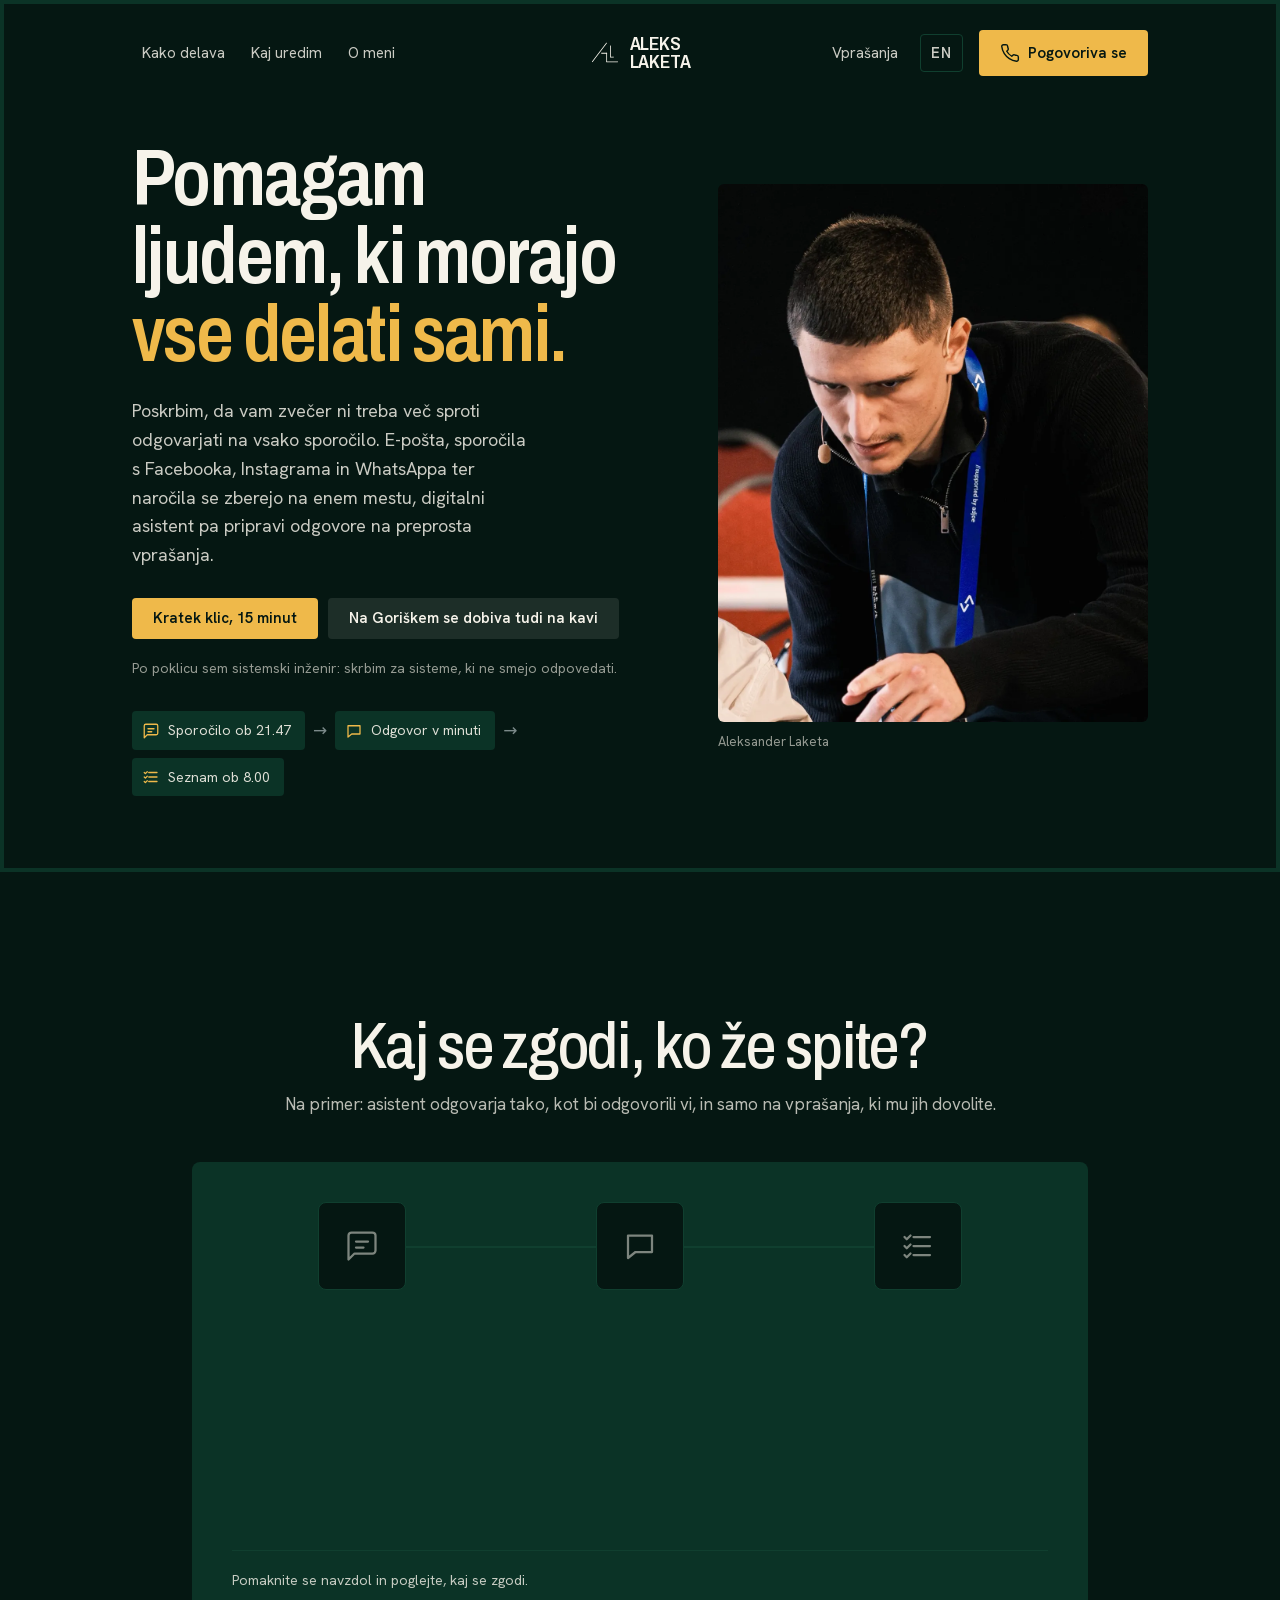
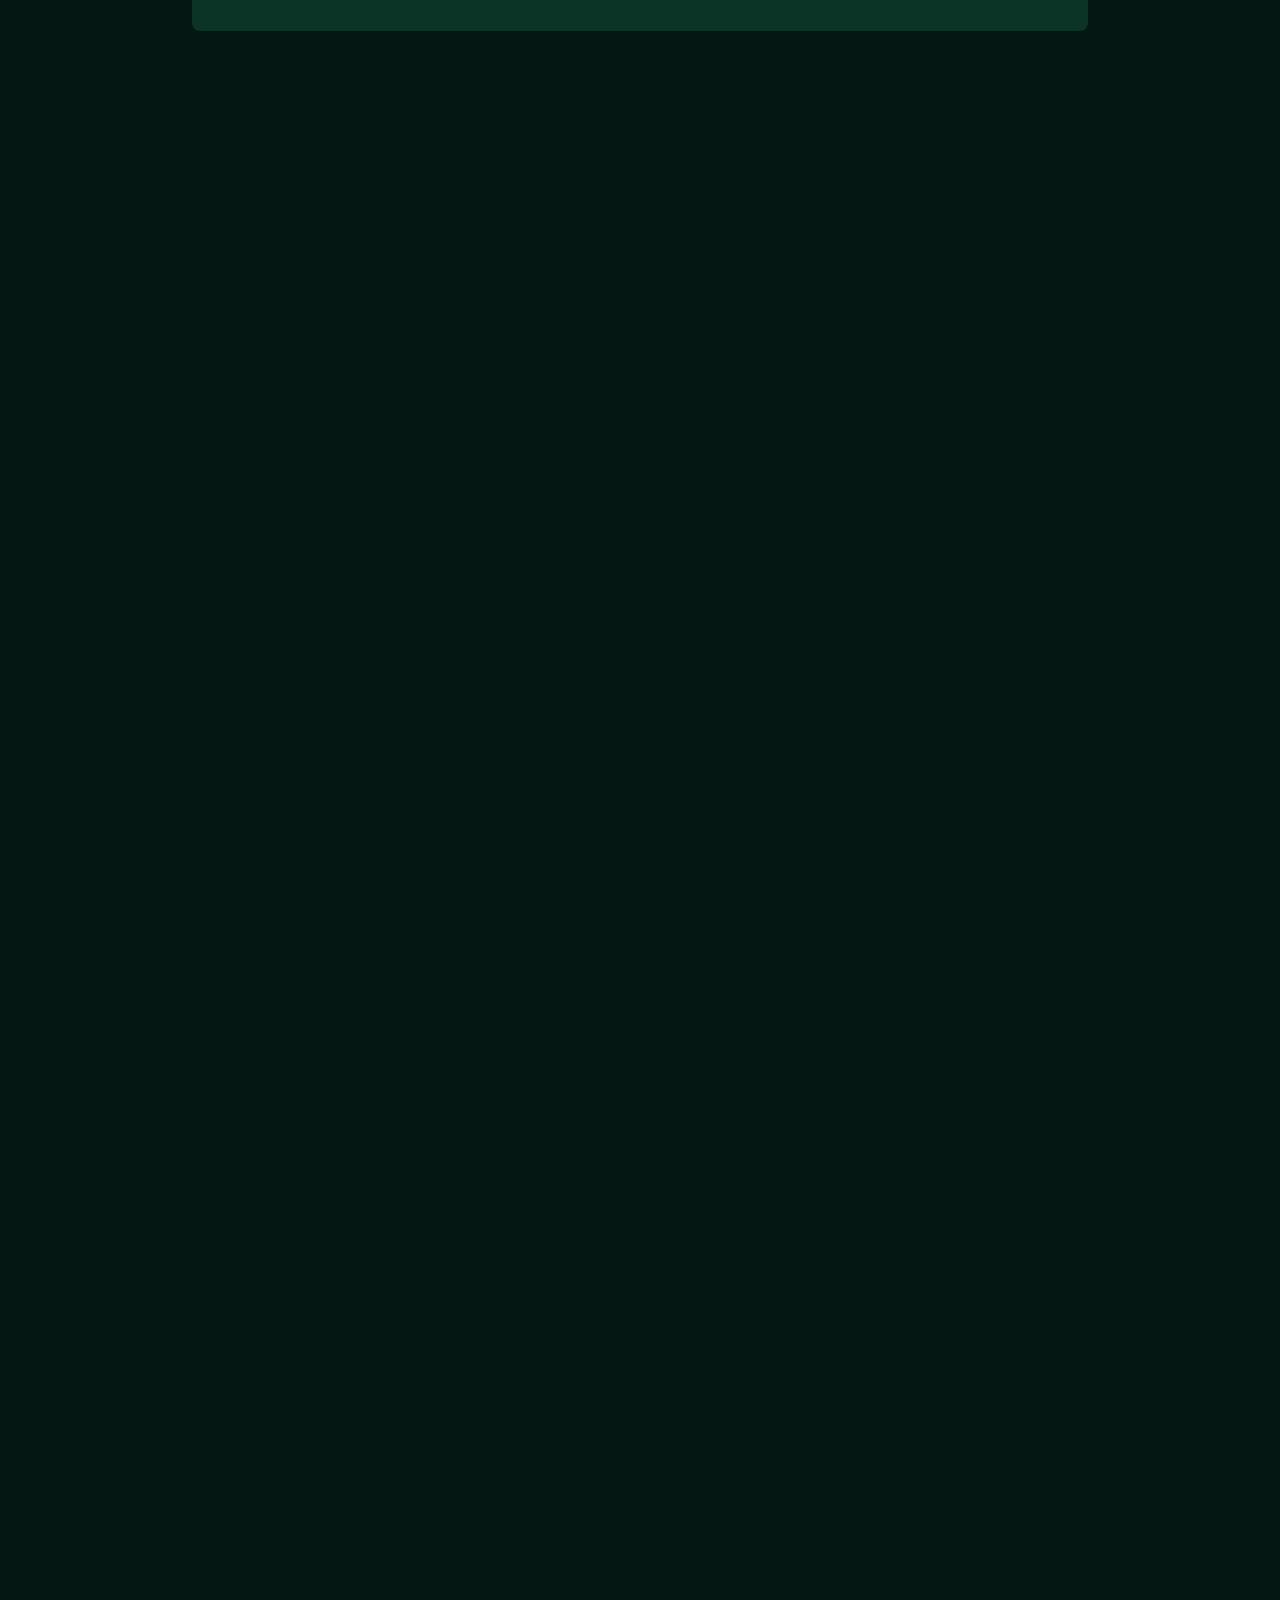
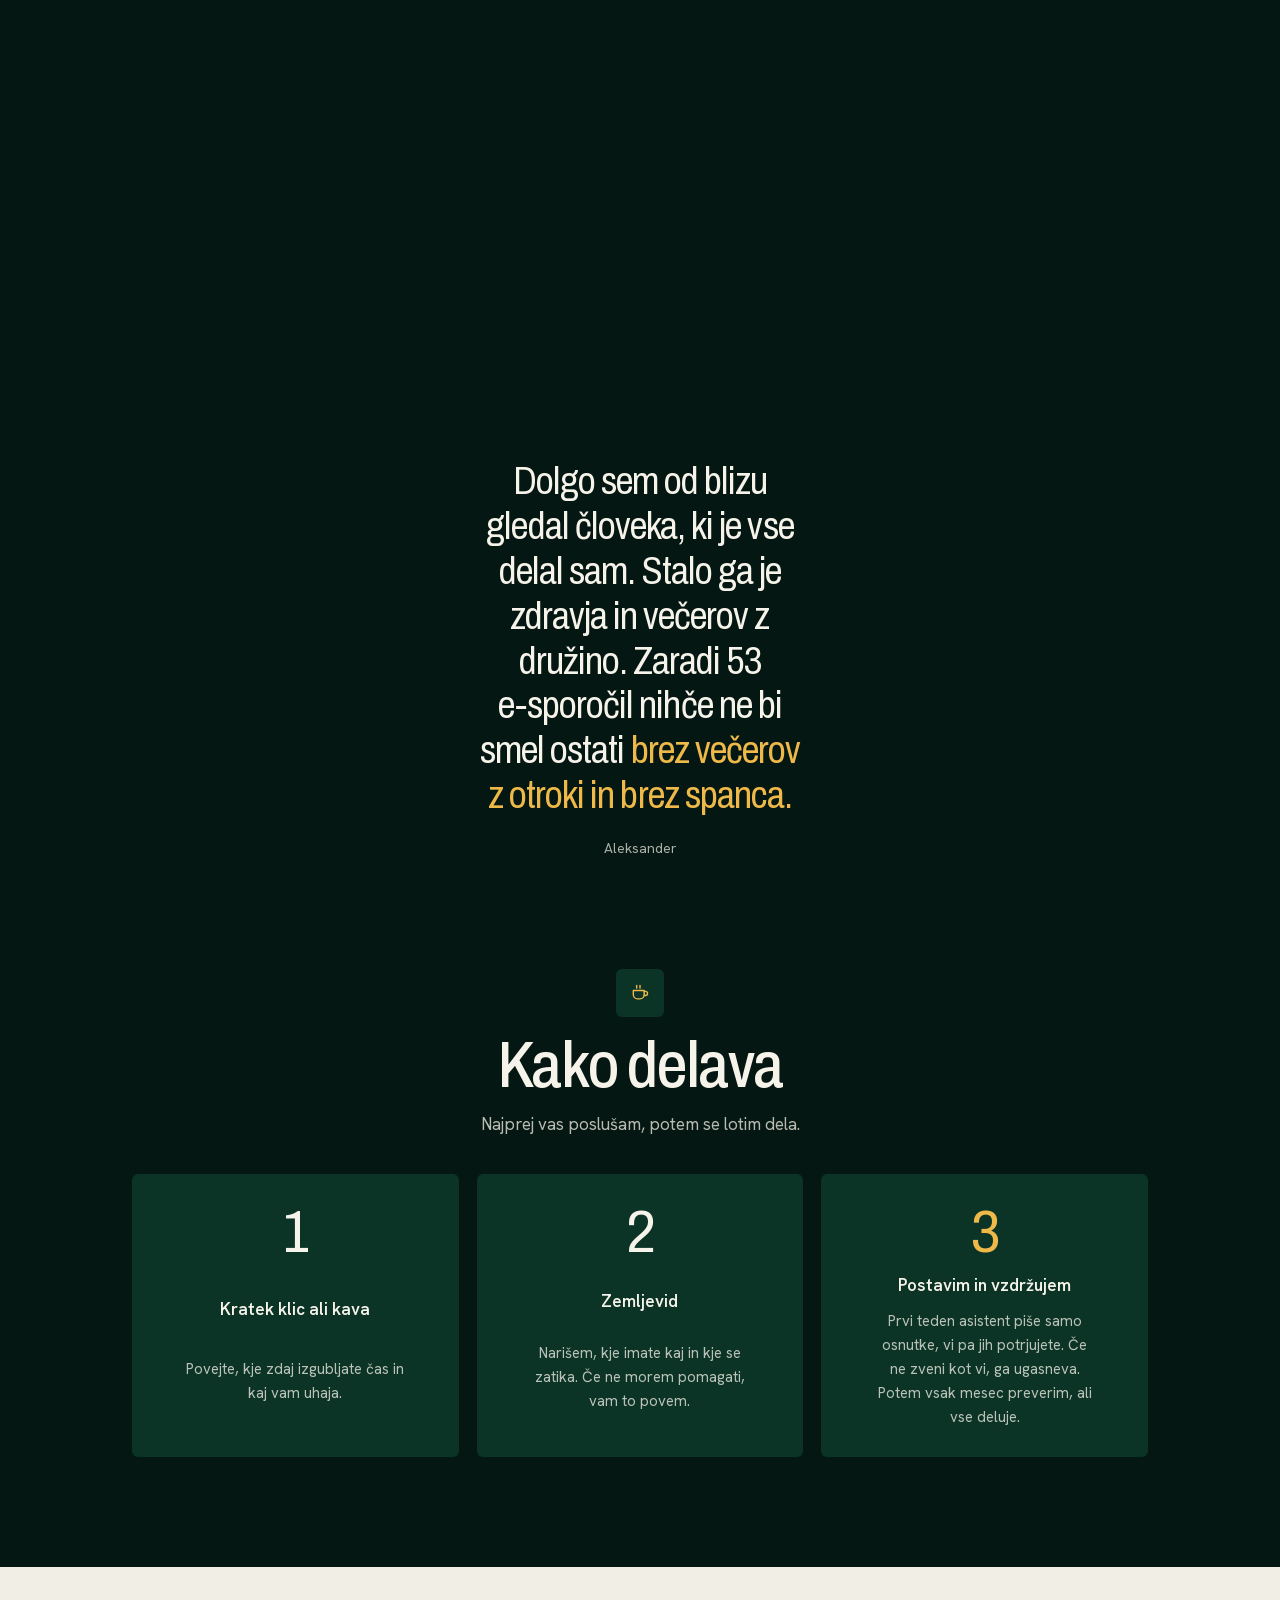
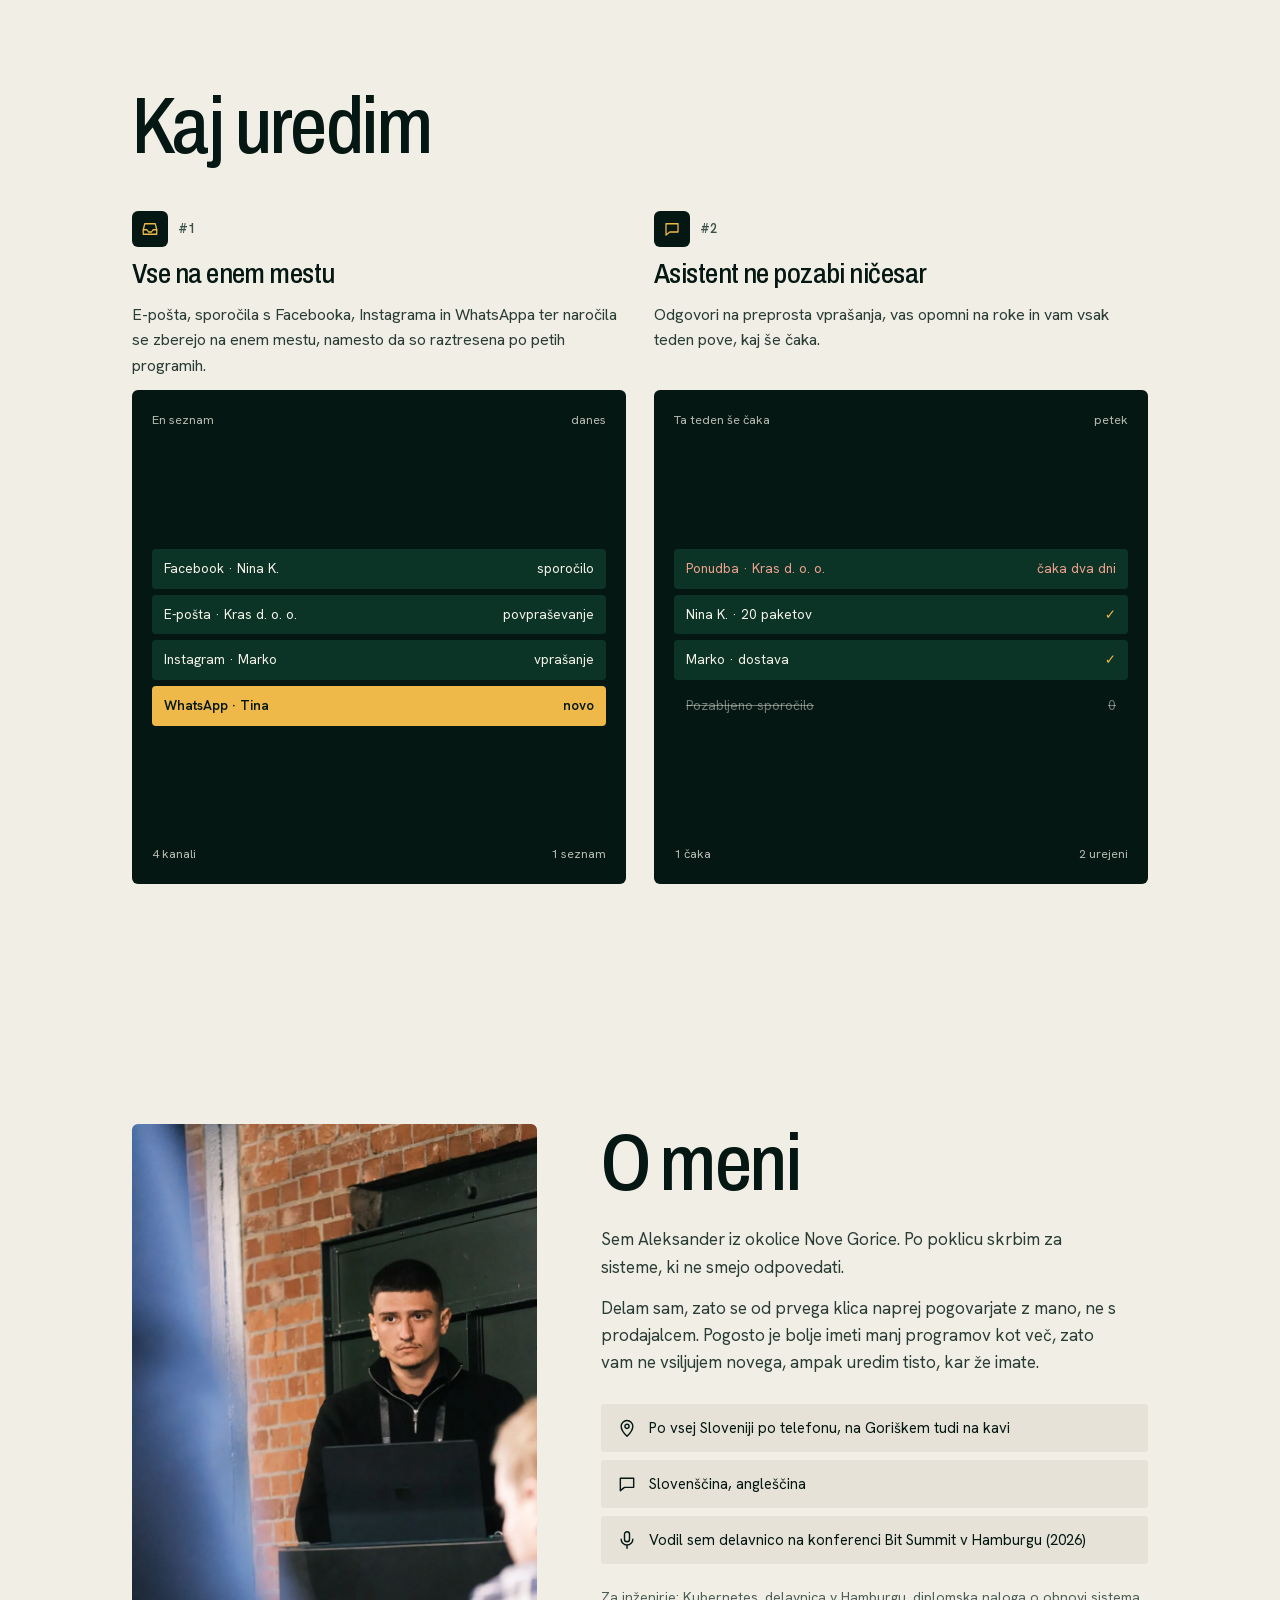
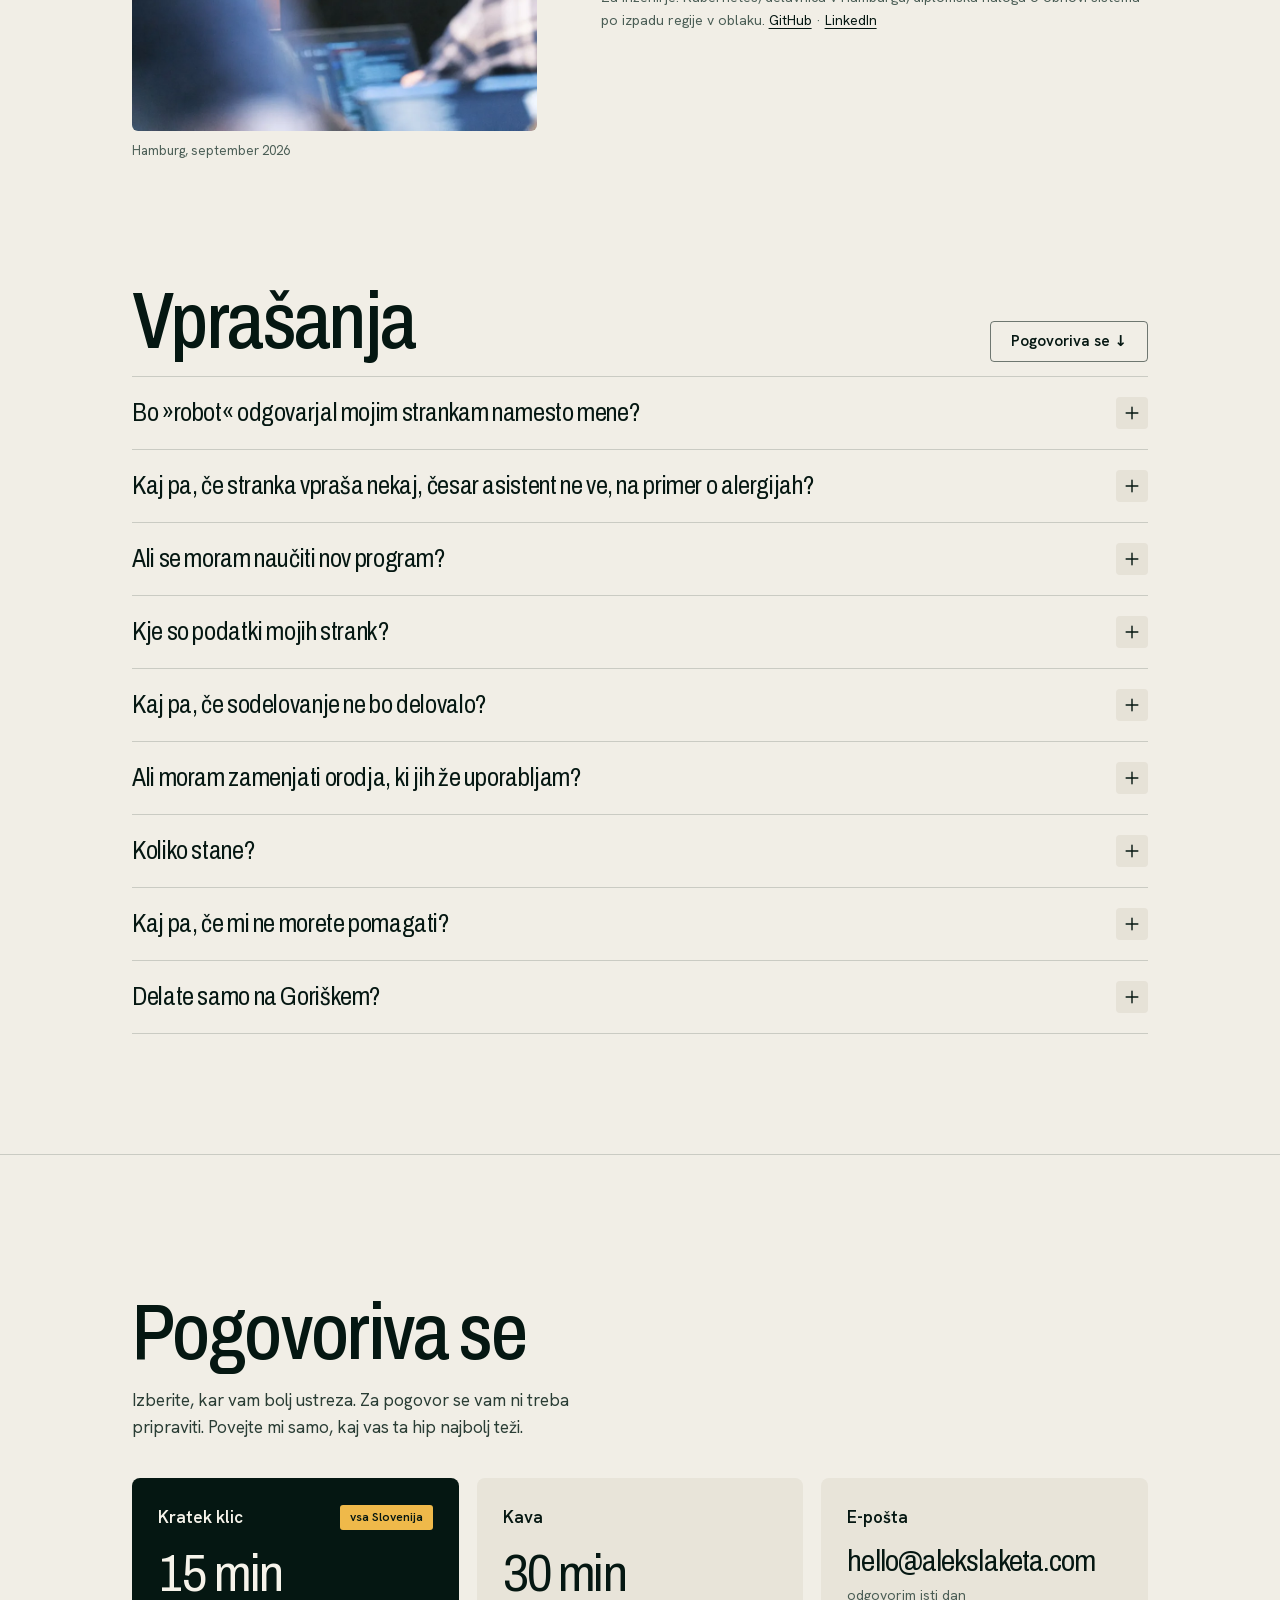
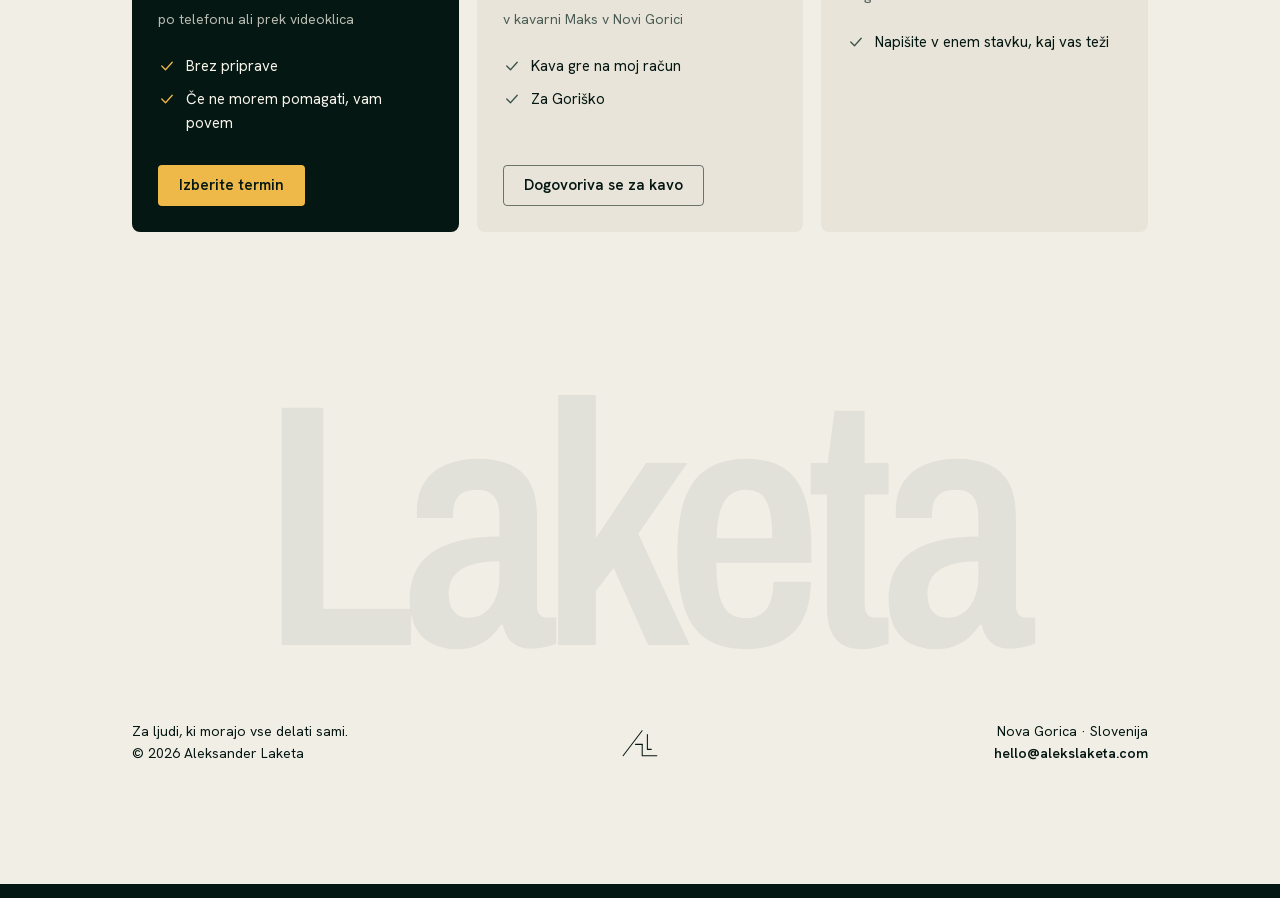
<file: sl/index.html>
<!doctype html>
<html lang="sl">
<head>
<meta charset="utf-8">
<meta name="viewport" content="width=device-width,initial-scale=1">
<title>Aleks Laketa · digitalni asistent za tiste, ki vse delajo sami</title>
<meta name="description" content="Poskrbim, da vam zvečer ni treba več sproti odgovarjati na vsako sporočilo. E-pošta, sporočila s Facebooka, Instagrama in WhatsAppa ter naročila se zberejo na enem mestu, digitalni asistent pa pripravi odgovore na preprosta vprašanja.">
<meta name="theme-color" content="#051712">
<link rel="canonical" href="https://alekslaketa.com/sl/">
<link rel="alternate" hreflang="sl" href="https://alekslaketa.com/sl/">
<link rel="alternate" hreflang="en" href="https://alekslaketa.com/en/">
<link rel="alternate" hreflang="x-default" href="https://alekslaketa.com/sl/">
<link rel="icon" href="/assets/favicon.svg" type="image/svg+xml">
<link rel="apple-touch-icon" href="/assets/apple-touch-icon.png">
<link rel="preload" href="/assets/helping.webp" as="image" type="image/webp" fetchpriority="high">
<link rel="preload" href="/assets/fonts/archivo-latin-ad60be.woff2" as="font" type="font/woff2" crossorigin>
<link rel="preload" href="/assets/fonts/hanken-grotesk-latin-757962.woff2" as="font" type="font/woff2" crossorigin>
<meta property="og:type" content="website">
<meta property="og:site_name" content="Aleks Laketa">
<meta property="og:locale" content="sl_SI">
<meta property="og:title" content="Aleks Laketa · digitalni asistent za tiste, ki vse delajo sami">
<meta property="og:description" content="Poskrbim, da vam zvečer ni treba več sproti odgovarjati na vsako sporočilo. E-pošta, sporočila s Facebooka, Instagrama in WhatsAppa ter naročila se zberejo na enem mestu, digitalni asistent pa pripravi odgovore na preprosta vprašanja.">
<meta property="og:url" content="https://alekslaketa.com/sl/">
<meta property="og:image" content="https://alekslaketa.com/assets/og-sl.png">
<meta property="og:image:width" content="1200">
<meta property="og:image:height" content="630">
<meta name="twitter:card" content="summary_large_image">
<script type="application/ld+json">{"@context": "https://schema.org", "@graph": [{"@type": "ProfessionalService", "@id": "https://alekslaketa.com/#service", "name": "Aleks Laketa", "url": "https://alekslaketa.com/sl/", "description": "Poskrbim, da vam zvečer ni treba več sproti odgovarjati na vsako sporočilo. E-pošta, sporočila s Facebooka, Instagrama in WhatsAppa ter naročila se zberejo na enem mestu, digitalni asistent pa pripravi odgovore na preprosta vprašanja.", "email": "hello@alekslaketa.com", "image": "https://alekslaketa.com/assets/helping.jpg", "areaServed": {"@type": "Country", "name": "Slovenia"}, "address": {"@type": "PostalAddress", "addressLocality": "Nova Gorica", "addressCountry": "SI"}, "founder": {"@id": "https://alekslaketa.com/#aleksander"}, "knowsLanguage": ["sl", "en"]}, {"@type": "Person", "@id": "https://alekslaketa.com/#aleksander", "name": "Aleksander Laketa", "jobTitle": "Sistemski inženir", "sameAs": ["https://www.linkedin.com/in/aleksander-laketa", "https://github.com/0Aleksander"]}, {"@type": "WebPage", "url": "https://alekslaketa.com/sl/", "name": "Aleks Laketa · digitalni asistent za tiste, ki vse delajo sami", "description": "Poskrbim, da vam zvečer ni treba več sproti odgovarjati na vsako sporočilo. E-pošta, sporočila s Facebooka, Instagrama in WhatsAppa ter naročila se zberejo na enem mestu, digitalni asistent pa pripravi odgovore na preprosta vprašanja.", "inLanguage": "sl", "about": {"@id": "https://alekslaketa.com/#service"}}]}</script>
<style>
@font-face { font-family: 'Archivo'; font-style: normal; font-weight: 400 700; font-stretch: 75% 100%; font-display: swap; src: url(/assets/fonts/archivo-latin-ext-8ec073.woff2) format('woff2'); unicode-range: U+0100-02BA, U+02BD-02C5, U+02C7-02CC, U+02CE-02D7, U+02DD-02FF, U+0304, U+0308, U+0329, U+1D00-1DBF, U+1E00-1E9F, U+1EF2-1EFF, U+2020, U+20A0-20AB, U+20AD-20C4, U+2113, U+2C60-2C7F, U+A720-A7FF; }
@font-face { font-family: 'Archivo'; font-style: normal; font-weight: 400 700; font-stretch: 75% 100%; font-display: swap; src: url(/assets/fonts/archivo-latin-ad60be.woff2) format('woff2'); unicode-range: U+0000-00FF, U+0131, U+0152-0153, U+02BB-02BC, U+02C6, U+02DA, U+02DC, U+0304, U+0308, U+0329, U+2000-206F, U+20AC, U+2122, U+2191, U+2193, U+2212, U+2215, U+FEFF, U+FFFD; }
@font-face { font-family: 'Hanken Grotesk'; font-style: normal; font-weight: 400; font-display: swap; src: url(/assets/fonts/hanken-grotesk-latin-ext-c95efb.woff2) format('woff2'); unicode-range: U+0100-02BA, U+02BD-02C5, U+02C7-02CC, U+02CE-02D7, U+02DD-02FF, U+0304, U+0308, U+0329, U+1D00-1DBF, U+1E00-1E9F, U+1EF2-1EFF, U+2020, U+20A0-20AB, U+20AD-20C4, U+2113, U+2C60-2C7F, U+A720-A7FF; }
@font-face { font-family: 'Hanken Grotesk'; font-style: normal; font-weight: 400; font-display: swap; src: url(/assets/fonts/hanken-grotesk-latin-757962.woff2) format('woff2'); unicode-range: U+0000-00FF, U+0131, U+0152-0153, U+02BB-02BC, U+02C6, U+02DA, U+02DC, U+0304, U+0308, U+0329, U+2000-206F, U+20AC, U+2122, U+2191, U+2193, U+2212, U+2215, U+FEFF, U+FFFD; }
@font-face { font-family: 'Hanken Grotesk'; font-style: normal; font-weight: 500; font-display: swap; src: url(/assets/fonts/hanken-grotesk-latin-ext-c95efb.woff2) format('woff2'); unicode-range: U+0100-02BA, U+02BD-02C5, U+02C7-02CC, U+02CE-02D7, U+02DD-02FF, U+0304, U+0308, U+0329, U+1D00-1DBF, U+1E00-1E9F, U+1EF2-1EFF, U+2020, U+20A0-20AB, U+20AD-20C4, U+2113, U+2C60-2C7F, U+A720-A7FF; }
@font-face { font-family: 'Hanken Grotesk'; font-style: normal; font-weight: 500; font-display: swap; src: url(/assets/fonts/hanken-grotesk-latin-757962.woff2) format('woff2'); unicode-range: U+0000-00FF, U+0131, U+0152-0153, U+02BB-02BC, U+02C6, U+02DA, U+02DC, U+0304, U+0308, U+0329, U+2000-206F, U+20AC, U+2122, U+2191, U+2193, U+2212, U+2215, U+FEFF, U+FFFD; }
@font-face { font-family: 'Hanken Grotesk'; font-style: normal; font-weight: 600; font-display: swap; src: url(/assets/fonts/hanken-grotesk-latin-ext-c95efb.woff2) format('woff2'); unicode-range: U+0100-02BA, U+02BD-02C5, U+02C7-02CC, U+02CE-02D7, U+02DD-02FF, U+0304, U+0308, U+0329, U+1D00-1DBF, U+1E00-1E9F, U+1EF2-1EFF, U+2020, U+20A0-20AB, U+20AD-20C4, U+2113, U+2C60-2C7F, U+A720-A7FF; }
@font-face { font-family: 'Hanken Grotesk'; font-style: normal; font-weight: 600; font-display: swap; src: url(/assets/fonts/hanken-grotesk-latin-757962.woff2) format('woff2'); unicode-range: U+0000-00FF, U+0131, U+0152-0153, U+02BB-02BC, U+02C6, U+02DA, U+02DC, U+0304, U+0308, U+0329, U+2000-206F, U+20AC, U+2122, U+2191, U+2193, U+2212, U+2215, U+FEFF, U+FFFD; }


:root{
  --ink:#051712;     
  --ink2:#0b3326;    
  --ink3:#103f2f;    
  --paper:#F1EEE6;   
  --cream:#F6F3EA;   
  --gold:#EFB94A;    
  --mut:#7c8a8a;     
  --rule:rgba(5,23,18,.16);
  --display:"Archivo","Avenir Next Condensed","Avenir Next",system-ui,sans-serif;
  --body:"Hanken Grotesk","Avenir Next",system-ui,sans-serif;
  --r:6px;
  color-scheme:dark;
}
*{box-sizing:border-box}
body{margin:0;background:var(--ink);color:var(--cream);font-family:var(--body);font-size:17px;line-height:1.6;-webkit-font-smoothing:antialiased}
a{color:inherit;text-decoration:none}
a:focus-visible,button:focus-visible,summary:focus-visible{outline:2px solid var(--gold);outline-offset:3px;border-radius:4px}
img{display:block;max-width:100%;height:auto}
p{margin:0}
h1,h2,h3{margin:0;font-family:var(--display);font-stretch:82%;letter-spacing:-.02em;text-wrap:balance}
.wrap{max-width:1080px;margin:0 auto;padding-inline:clamp(16px,4vw,32px)}
.label{font-size:12.5px;font-weight:600;letter-spacing:.08em;text-transform:uppercase}
.ic{width:20px;height:20px;flex:none;fill:none;stroke:currentColor;stroke-width:1.7;stroke-linecap:round;stroke-linejoin:round}
.photo{border-radius:var(--r);width:100%}


.btn{display:inline-flex;align-items:center;gap:8px;padding:12px 20px;border-radius:4px;font-family:var(--body);font-weight:600;font-size:15px;line-height:1;border:1.5px solid transparent;cursor:pointer;transition:background .2s,color .2s,transform .2s}
.btn:hover{transform:translateY(-1px)}
.btn-gold{background:var(--gold);color:var(--ink)}
.btn-gold:hover{background:#f6cb6e}
.btn-ghost{background:rgba(246,243,234,.1);color:var(--cream)}
.btn-ghost:hover{background:rgba(246,243,234,.18)}
.btn-line{border-color:rgba(5,23,18,.55);color:var(--ink)}
.btn-line:hover{background:var(--ink);color:var(--paper);border-color:var(--ink)}
.btn-dark{background:var(--ink);color:var(--paper)}
.btn-dark:hover{background:var(--ink3)}


.hero{border:4px solid var(--ink2)}
nav{display:grid;grid-template-columns:1fr auto 1fr;align-items:center;gap:32px;padding-block:26px 8px}
nav .side{display:flex;align-items:center;gap:6px}
nav .side.r{justify-content:flex-end}
nav .side.r .btn{margin-left:10px}
nav .side a:not(.btn){font-size:15px;color:rgba(246,243,234,.82);padding:6px 10px;border-radius:4px;transition:background .2s}
nav .side a:not(.btn):hover{background:rgba(246,243,234,.08);color:var(--cream)}
.mark{display:flex;align-items:center;gap:10px;font-family:var(--display);font-stretch:80%;font-weight:600;font-size:19px;line-height:.95;letter-spacing:-.01em;text-transform:uppercase}
.mark svg{width:30px;height:30px}
.hero-grid{display:grid;grid-template-columns:1.1fr .9fr;gap:clamp(28px,5vw,60px);align-items:center;padding-block:56px 72px}
.hero-grid>div{min-width:0}
.hero h1{font-size:clamp(54px,7.8vw,108px);line-height:.94;font-weight:600;font-stretch:78%}
.hero h1 em{font-style:normal;color:var(--gold)}
.hero .lead{margin-top:24px;max-width:40ch;color:rgba(246,243,234,.82);font-size:18px}
.hero .ctas{display:flex;flex-wrap:wrap;gap:10px;margin-top:28px}
.chips{display:flex;flex-wrap:wrap;gap:8px;margin-top:32px}
.chip{display:inline-flex;align-items:center;gap:8px;padding:8px 14px 8px 10px;border-radius:4px;background:var(--ink2);font-size:14px;color:rgba(246,243,234,.9)}
.chip .ic{width:18px;height:18px;color:var(--gold)}
.chip-arrow{align-self:center;color:var(--mut)}
.hero figure{margin:0}
.hero figcaption{margin-top:10px;font-size:13px;color:rgba(246,243,234,.6)}


.flow{padding-block:clamp(72px,10vw,120px) 24px;text-align:center}
.flow h2,.report h2{font-size:clamp(40px,5.6vw,64px);font-weight:500;line-height:1.02}
.flow .sub,.report .sub{margin-top:12px;color:rgba(246,243,234,.75)}
.widget{position:relative;margin:44px auto 0;max-width:920px;background:var(--ink2);border-radius:8px;padding:clamp(22px,4vw,40px);text-align:left}
.track{position:absolute;left:16.6%;right:16.6%;top:calc(clamp(22px,4vw,40px) + 44px);height:2px;background:var(--ink3);border-radius:2px}
.track .fill{position:absolute;left:0;top:0;bottom:0;width:0;background:var(--gold);border-radius:2px;transition:width .9s ease}
.track .dot{position:absolute;top:50%;left:0;width:12px;height:12px;margin:-6px 0 0 -6px;border-radius:50%;background:var(--gold);box-shadow:0 0 0 6px rgba(239,185,74,.18);transition:left .9s ease}
.stages{position:relative;display:grid;grid-template-columns:repeat(3,1fr);gap:18px}
.stage{display:grid;justify-items:center;gap:14px;text-align:center;min-width:0}
.bubble-ic{width:88px;height:88px;border-radius:8px;display:grid;place-items:center;background:var(--ink);border:1.5px solid var(--ink3);color:rgba(246,243,234,.5);transition:background .4s,color .4s,border-color .4s,transform .4s}
.bubble-ic .ic{width:36px;height:36px;stroke-width:1.5}
.stage.on .bubble-ic{background:var(--cream);color:var(--ink);border-color:var(--cream)}
.stage.done .bubble-ic{background:var(--gold);color:var(--ink);border-color:var(--gold)}
.stage.ring .bubble-ic{animation:ring .6s ease-in-out 2}
@keyframes ring{0%,100%{transform:rotate(0)}20%{transform:rotate(-12deg)}40%{transform:rotate(10deg)}60%{transform:rotate(-8deg)}80%{transform:rotate(6deg)}}
.stage .t{font-family:var(--display);font-stretch:82%;font-weight:500;font-size:22px;font-variant-numeric:tabular-nums;color:rgba(246,243,234,.55);transition:color .4s}
.stage.on .t,.stage.done .t{color:var(--cream)}
.stage h3{font-size:19px;font-weight:500;letter-spacing:-.01em}
.stage .card{width:100%;max-width:260px;min-height:96px;border-radius:6px;background:var(--ink);padding:14px;font-size:14px;line-height:1.45;color:rgba(246,243,234,.85);opacity:.35;transform:translateY(6px);transition:opacity .5s,transform .5s;text-align:left}
.stage.on .card,.stage.done .card{opacity:1;transform:none}
.card .row{display:flex;justify-content:space-between;gap:8px;align-items:center}
.card .miss{color:#f0a08d;font-weight:600}
.card u{color:var(--gold);text-underline-offset:3px}
.card .slot{margin-top:6px;padding:7px 10px;border-radius:4px;background:var(--ink2);display:flex;justify-content:space-between;font-size:13px}
.card .slot.new{background:var(--ink3);transition:background .4s,color .4s}
.stage.done .card .slot.new{background:var(--gold);color:var(--ink);font-weight:600}
.typing{display:inline-flex;gap:4px}
.typing i{width:6px;height:6px;border-radius:50%;background:rgba(246,243,234,.6);animation:blink 1s infinite}
.typing i:nth-child(2){animation-delay:.15s}.typing i:nth-child(3){animation-delay:.3s}
@keyframes blink{0%,100%{opacity:.25}50%{opacity:1}}
.widget .status{margin-top:26px;display:flex;justify-content:space-between;gap:12px;align-items:center;flex-wrap:wrap;padding-top:18px;border-top:1px solid var(--ink3);font-size:14px;color:rgba(246,243,234,.8)}
.widget .status b{color:var(--gold);font-weight:600}
.replay{background:transparent;border:1.5px solid var(--ink3);color:var(--cream);padding:8px 14px;border-radius:4px;font:600 13px var(--body);cursor:pointer}
.replay:hover{background:var(--ink3)}
@media (prefers-reduced-motion:reduce){*{transition:none!important;animation:none!important}}


.report{text-align:center;padding-block:clamp(72px,10vw,110px)}
.report .ico{width:48px;height:48px;margin:0 auto 16px;border-radius:6px;background:var(--ink2);display:grid;place-items:center;color:var(--gold)}
.cards{display:grid;grid-template-columns:repeat(3,1fr);gap:18px;margin-top:36px}
.scard{border-radius:var(--r);background:var(--ink2);padding:28px 20px;display:grid;justify-items:center;gap:10px}
.scard .ic{width:26px;height:26px;color:rgba(246,243,234,.7)}
.scard .k{font-size:14px;color:rgba(246,243,234,.85)}
.scard .big{font-family:var(--display);font-stretch:82%;font-weight:400;font-size:60px;line-height:1;letter-spacing:-.03em;font-variant-numeric:tabular-nums}
.scard.gold .big{color:var(--gold)}
.scard .pill{font-size:12.5px;font-weight:600;background:rgba(246,243,234,.12);padding:5px 12px;border-radius:4px}
.report .foot{margin-top:16px;color:rgba(246,243,234,.72);font-size:14px}


.paper{background:var(--paper);color:var(--ink)}
.paper .wrap{padding-block:clamp(72px,10vw,120px)}
.paper.rounded{border-radius:0}
.sec-title{font-size:clamp(48px,6.4vw,80px);font-weight:500;line-height:1;font-stretch:78%}
.feats{display:grid;grid-template-columns:repeat(3,1fr);gap:40px 28px;margin-top:44px}
.feat{display:flex;flex-direction:column;gap:12px;min-width:0}
.feat .head{display:flex;align-items:center;gap:10px}
.feat .badge{width:36px;height:36px;border-radius:6px;background:var(--ink);color:var(--gold);display:grid;place-items:center}
.feat .badge .ic{width:18px;height:18px}
.feat .num{font-size:13px;font-weight:600;color:#3b5249}
.feat h3{font-size:28px;font-weight:500;line-height:1.1}
.feat p{font-size:16px;color:#2a3d35}
.panel{margin-top:auto;aspect-ratio:1/1;background:var(--ink);color:var(--cream);border-radius:var(--r);padding:20px;display:flex;flex-direction:column;justify-content:space-between;gap:12px}
.panel .meta{display:flex;justify-content:space-between;font-size:12.5px;color:rgba(246,243,234,.75)}
.panel .lines{display:grid;gap:6px;font-size:13.5px}
.panel .lines div{display:flex;justify-content:space-between;gap:10px;padding:9px 12px;background:var(--ink2);border-radius:4px}
.panel .lines .miss{color:#f0a08d}
.panel .lines .gold{background:var(--gold);color:var(--ink);font-weight:600}
.panel .lines .no{color:rgba(246,243,234,.45);text-decoration:line-through;background:transparent}
.panel .msg{background:var(--ink2);padding:12px 14px;font-size:15px;line-height:1.45;border-radius:6px 6px 6px 2px}
.panel .msg u{color:var(--gold);text-underline-offset:3px}
.panel .one{font-family:var(--display);font-stretch:82%;font-weight:400;font-size:clamp(120px,14vw,170px);line-height:.8;color:var(--gold);text-align:center}
.tick{color:var(--gold);font-weight:700}


.about{display:grid;grid-template-columns:.85fr 1.15fr;gap:clamp(28px,5vw,64px);align-items:start}
.about>div{min-width:0}
.about figure{margin:0}
.about figcaption,.band figcaption{margin-top:10px;font-size:13px;color:#4a5d55}
.about .body{display:grid;gap:14px;margin-top:22px;max-width:52ch;color:#2a3d35}
.facts{margin-top:28px;display:grid;gap:8px}
.facts div{display:flex;align-items:center;gap:12px;padding:12px 16px;background:#e6e2d7;border-radius:4px;font-size:15px}
.facts .ic{color:var(--ink)}


.band{padding-block:clamp(56px,8vw,96px)}
.band figure{margin:0}
.band figcaption{color:rgba(246,243,234,.6)}
.band blockquote{margin:32px 0 0;max-width:30ch}
.band blockquote p{font-family:var(--display);font-stretch:82%;font-weight:400;font-size:clamp(32px,4.6vw,56px);line-height:1.05;letter-spacing:-.025em}
.band blockquote p em{font-style:normal;color:var(--gold)}
.band cite{display:block;margin-top:14px;font-style:normal;font-size:14px;color:rgba(246,243,234,.7)}


.faq-head{display:flex;justify-content:space-between;align-items:flex-end;gap:16px;padding-bottom:14px}
details{border-top:1px solid var(--rule)}
details:last-child{border-bottom:1px solid var(--rule)}
summary{list-style:none;font-stretch:82%;display:flex;justify-content:space-between;gap:16px;align-items:center;padding:20px 0;cursor:pointer;font-family:var(--display);font-weight:400;font-size:clamp(20px,2.4vw,25px);line-height:1.2;letter-spacing:-.015em}
summary::-webkit-details-marker{display:none}
summary .pm{width:32px;height:32px;border-radius:4px;background:#e6e2d7;display:grid;place-items:center;flex:none;transition:transform .25s}
details[open] summary .pm{transform:rotate(45deg)}
details p{padding:0 0 22px;max-width:64ch;color:#2a3d35}


.tags{display:flex;flex-wrap:wrap;gap:8px}
.tags span{border:1.5px solid rgba(5,23,18,.4);padding:4px 12px;border-radius:4px;font-size:13px;font-weight:600}
.price-head{display:flex;justify-content:space-between;align-items:flex-end;gap:20px;flex-wrap:wrap;margin-top:18px}
.price-head p{max-width:46ch;margin-top:14px;color:#2a3d35}
.tiers{display:grid;grid-template-columns:repeat(3,1fr);gap:18px;margin-top:36px}
.tier{display:flex;flex-direction:column;gap:6px;padding:26px;border-radius:8px;background:#e8e4d9;min-width:0}
.tier.hi{background:var(--ink);color:var(--cream)}
.tier .top{display:flex;gap:10px;align-items:center;font-weight:600}
.tier .top i{font-style:normal;font-size:12px;font-weight:600;background:var(--gold);color:var(--ink);padding:3px 10px;border-radius:3px;margin-left:auto}
.tier .amt{font-family:var(--display);font-stretch:82%;font-weight:400;font-size:clamp(40px,4.4vw,52px);line-height:1.1;letter-spacing:-.03em;margin-top:8px;font-variant-numeric:tabular-nums}
.tier .per{font-size:14px;color:#4a5d55}
.tier.hi .per{color:rgba(246,243,234,.75)}
.tier ul{list-style:none;padding:0;margin:18px 0 24px;display:grid;gap:9px;font-size:15px}
.tier li{display:grid;grid-template-columns:20px 1fr;gap:8px;align-items:start}
.tier li .ic{width:18px;height:18px;margin-top:3px;color:#3b5249}
.tier.hi li .ic{color:var(--gold)}
.tier .btn{align-self:flex-start;margin-top:auto}
.small-note{margin-top:20px;font-size:14px;color:#4a5d55}


.foot{position:relative;overflow:hidden;padding-top:40px}
.ghost{font-family:var(--display);font-weight:600;font-stretch:75%;font-size:clamp(120px,27vw,360px);line-height:.8;text-align:center;color:rgba(5,23,18,.06);letter-spacing:-.05em;user-select:none;margin-bottom:-.2em}
.foot-row{position:relative;display:grid;grid-template-columns:1fr auto 1fr;align-items:end;gap:20px;padding-block:20px 28px;font-size:14px}
.foot-row .r{text-align:right}
.foot-row .mail{user-select:all;font-weight:600}
.foot-row svg{width:40px;height:40px}
.bar{height:14px;background:var(--ink)}

@media (max-width:420px){nav .btn .ic{display:none}nav .btn{padding:10px 14px}}
@media (max-width:860px){
  nav{grid-template-columns:1fr auto}
  nav .side.l{display:none}
  nav .side.r a:not(.btn){display:none}
  .mark{order:-1}
  .hero-grid,.about{grid-template-columns:1fr}
  .cards,.feats,.tiers{grid-template-columns:1fr}
  .stages{grid-template-columns:1fr;gap:28px}
  .track{display:none}
  .stage{grid-template-columns:auto 1fr;justify-items:start;text-align:left;column-gap:16px;row-gap:8px}
  .stage .bubble-ic{grid-row:span 3;width:64px;height:64px}
  .stage .bubble-ic .ic{width:28px;height:28px}
  .stage .card{max-width:none}
  .panel{aspect-ratio:auto;min-height:260px}
  .foot-row{grid-template-columns:1fr;justify-items:start}
  .foot-row .r{text-align:left}
}


body:not(.en) .t-en{display:none!important}
body.en .t-sl{display:none!important}
.hero h1.long{font-size:clamp(44px,6.2vw,88px);line-height:.98}
.langbtn{all:unset;cursor:pointer;font-size:13px;font-weight:600;letter-spacing:.06em;padding:6px 10px;border-radius:4px;color:rgba(246,243,234,.82);border:1px solid var(--ink3);margin-left:6px}
.langbtn:hover{background:rgba(246,243,234,.08)}
.langbtn:focus-visible{outline:2px solid var(--gold);outline-offset:3px}
.ph{outline:1.5px dashed var(--gold);outline-offset:6px;border-radius:2px}
.scard .k{font-size:17px;color:var(--cream)}
.step-p{font-size:15px;color:rgba(246,243,234,.75);max-width:28ch;margin:0 auto}
.eng{margin-top:22px;font-size:14px;color:#4a5d55}
.eng a{text-decoration:underline;text-underline-offset:3px;color:var(--ink)}
.tier .amt{overflow-wrap:anywhere}
@media (max-width:860px){nav .side.r .langbtn{display:inline-block}}
.feats.two{grid-template-columns:repeat(2,1fr)}
@media (max-width:860px){.feats.two{grid-template-columns:1fr}}
.why{padding-block:clamp(48px,7vw,88px) 0}
.why blockquote{margin:0 auto;max-width:34ch;text-align:center}
.why blockquote p{font-size:clamp(24px,3.2vw,38px);line-height:1.18}
.why cite{margin-top:18px}
.tel{font-family:var(--display);font-stretch:82%;font-size:24px;margin-top:4px;user-select:all}
.tel a{color:inherit}
.cred{margin-top:18px;font-size:14px;color:rgba(246,243,234,.6)}


.flow.js .stage .t,.flow.js .stage h3,.flow.js .stage .card{transition:opacity .5s ease,transform .5s ease,color .4s}
.flow.js .stage.pending .t,.flow.js .stage.pending h3,.flow.js .stage.pending .card{opacity:0;transform:translateY(24px)}
.flow.js .track .fill,.flow.js .track .dot{transition:width .15s linear,left .15s linear}
@media (min-width:861px) and (min-height:760px) and (prefers-reduced-motion:no-preference){
  .flow.js{padding-block:0}
  .flow.js .flow-scroll{height:300vh}
  .flow.js .flow-pin{position:sticky;top:0;height:100vh;display:flex;flex-direction:column;justify-content:center}
}
@media (max-width:860px){nav .side.r a.langbtn{display:inline-block}.chip-arrow{display:none}}
.stage{align-content:start}
picture{display:block}
a.mail{color:inherit;text-decoration:none}a.mail:hover{text-decoration:underline}
</style>

</head>
<body>
<svg width="0" height="0" style="position:absolute" aria-hidden="true">
  <defs>
    <symbol id="i-phone" viewBox="0 0 24 24"><path d="M22 16.92v3a2 2 0 0 1-2.18 2 19.8 19.8 0 0 1-8.63-3.07 19.5 19.5 0 0 1-6-6A19.8 19.8 0 0 1 2.12 4.18 2 2 0 0 1 4.11 2h3a2 2 0 0 1 2 1.72c.13.96.36 1.9.7 2.81a2 2 0 0 1-.45 2.11L8.09 9.91a16 16 0 0 0 6 6l1.27-1.27a2 2 0 0 1 2.11-.45c.91.34 1.85.57 2.81.7A2 2 0 0 1 22 16.92z"/></symbol>
    <symbol id="i-missed" viewBox="0 0 24 24"><path d="M22 16.92v3a2 2 0 0 1-2.18 2 19.8 19.8 0 0 1-8.63-3.07 19.5 19.5 0 0 1-6-6A19.8 19.8 0 0 1 2.12 4.18 2 2 0 0 1 4.11 2h3a2 2 0 0 1 2 1.72c.13.96.36 1.9.7 2.81a2 2 0 0 1-.45 2.11L8.09 9.91a16 16 0 0 0 6 6l1.27-1.27a2 2 0 0 1 2.11-.45c.91.34 1.85.57 2.81.7A2 2 0 0 1 22 16.92z"/><path d="M16 2l6 6M22 2l-6 6"/></symbol>
    <symbol id="i-msg" viewBox="0 0 24 24"><path d="M21 15a2 2 0 0 1-2 2H7l-4 4V5a2 2 0 0 1 2-2h14a2 2 0 0 1 2 2z"/><path d="M8 9h8M8 13h5"/></symbol>
    <symbol id="i-cal" viewBox="0 0 24 24"><rect x="3" y="4" width="18" height="18" rx="3"/><path d="M16 2v4M8 2v4M3 10h18"/><path d="m9 16 2 2 4-4"/></symbol>
    <symbol id="i-shield" viewBox="0 0 24 24"><path d="M12 22s8-4 8-10V5l-8-3-8 3v7c0 6 8 10 8 10z"/><path d="m9 12 2 2 4-4"/></symbol>
    <symbol id="i-refresh" viewBox="0 0 24 24"><path d="M21 12a9 9 0 1 1-3-6.7L21 8"/><path d="M21 3v5h-5"/></symbol>
    <symbol id="i-target" viewBox="0 0 24 24"><circle cx="12" cy="12" r="9"/><circle cx="12" cy="12" r="5"/><circle cx="12" cy="12" r="1.5"/></symbol>
    <symbol id="i-euro" viewBox="0 0 24 24"><path d="M18 6.5A7 7 0 1 0 18 17.5"/><path d="M4 10h9M4 14h9"/></symbol>
    <symbol id="i-user" viewBox="0 0 24 24"><circle cx="12" cy="8" r="4"/><path d="M4 21a8 8 0 0 1 16 0"/></symbol>
    <symbol id="i-check" viewBox="0 0 24 24"><path d="m5 12 5 5 9-10"/></symbol>
    <symbol id="i-plus" viewBox="0 0 24 24"><path d="M12 5v14M5 12h14"/></symbol>
    <symbol id="i-pin" viewBox="0 0 24 24"><path d="M12 22s7-6.5 7-12a7 7 0 0 0-14 0c0 5.5 7 12 7 12z"/><circle cx="12" cy="10" r="2.5"/></symbol>
    <symbol id="i-chat" viewBox="0 0 24 24"><path d="M4 5h16v11H9l-5 4z"/></symbol>
    <symbol id="i-mic" viewBox="0 0 24 24"><rect x="9" y="2" width="6" height="12" rx="3"/><path d="M5 11a7 7 0 0 0 14 0M12 18v4"/></symbol>
    <symbol id="i-coffee" viewBox="0 0 24 24"><path d="M4 9h13v5a5 5 0 0 1-5 5H9a5 5 0 0 1-5-5z"/><path d="M17 10h1.5a2.5 2.5 0 0 1 0 5H17M8 3v3M12 3v3"/></symbol>
    <symbol id="i-logo" viewBox="0 0 400 400"><path d="M31.06,322.17c-1.11,0-2.22-.35-3.17-1.07-2.3-1.75-2.74-5.04-.99-7.34L216.94,64.4c1.75-2.3,5.04-2.74,7.34-.99,2.3,1.750,2.74,5.04.99,7.34L35.23,320.11c-1.03,1.35-2.59,2.06-4.17,2.06Z"/><path d="M273.83,259.08c-2.89,0-5.24-2.34-5.24-5.24V105.02c0-2.89,2.34-5.24,5.24-5.24s5.24,2.34,5.24,5.24v148.83c0,2.89-2.34,5.24-5.24,5.24Z"/><path d="M313.08,259.08h-38.44c-2.89,0-5.24-2.34-5.24-5.24s2.34-5.24,5.24-5.24h38.44c2.89,0,5.24,2.34,5.24,5.24s-2.34,5.24-5.24,5.24Z"/><path d="M221.1,208.81h-67.03c-2.89,0-5.24-2.34-5.24-5.24s2.34-5.24,5.24-5.24h67.03c2.89,0,5.24,2.34,5.24,5.24s-2.34,5.24-5.24,5.24Z"/><path d="M222.09,322.17c-2.89,0-5.24-2.34-5.24-5.24v-113.36c0-2.89,2.34-5.24,5.24-5.24s5.24,2.34,5.24,5.24v113.36c0,2.89-2.34,5.24-5.24,5.24Z"/><path d="M368.94,322.16h-145.87c-2.89,0-5.24-2.34-5.24-5.24s2.34-5.24,5.24-5.24h145.87c2.89,0,5.24,2.34,5.24,5.24s-2.34,5.24-5.24,5.24Z"/></symbol>
      <symbol id="i-list" viewBox="0 0 24 24"><path d="M9 6h11M9 12h11M9 18h11"/><path d="m3 6 1.5 1.5L7 5M3 12l1.5 1.5L7 11M3 18l1.5 1.5L7 17"/></symbol>
    <symbol id="i-inbox" viewBox="0 0 24 24"><path d="M3 13h5l2 3h4l2-3h5"/><path d="M5 5h14l2 8v6H3v-6z"/></symbol>
    <symbol id="i-bolt" viewBox="0 0 24 24"><path d="M13 2 4 14h7l-1 8 9-12h-7z"/></symbol>
  </defs>
</svg>

<header class="hero" id="top">
  <div class="wrap">
    <nav>
      <div class="side l">
        <a href="#kako"><span class="t-sl">Kako delava</span><span class="t-en">How we work</span></a>
        <a href="#kaj"><span class="t-sl">Kaj uredim</span><span class="t-en">What I set up</span></a>
        <a href="#o-meni"><span class="t-sl">O meni</span><span class="t-en">About</span></a>
      </div>
      <a class="mark" href="#top" aria-label="Aleks Laketa"><svg viewBox="0 0 400 400" fill="#F6F3EA" aria-hidden="true"><use href="#i-logo"/></svg><span>Aleks<br>Laketa</span></a>
      <div class="side r">
        <a href="#vprasanja"><span class="t-sl">Vprašanja</span><span class="t-en">Questions</span></a>
        <a class="langbtn" id="langbtn" href="/en/" hreflang="en" lang="en" aria-label="English"><span class="t-sl">EN</span><span class="t-en">SL</span></a>
        <a class="btn btn-gold" href="#kontakt"><svg class="ic" aria-hidden="true"><use href="#i-phone"/></svg><span class="t-sl">Pogovoriva se</span><span class="t-en">Let's talk</span></a>
      </div>
    </nav>

    <div class="hero-grid">
      <div>
        <h1 class="long"><span class="t-sl">Pomagam ljudem, ki morajo <em>vse delati sami.</em></span><span class="t-en">I help people who have to <em>do everything themselves.</em></span></h1>
        <p class="lead"><span class="t-sl">Poskrbim, da vam zvečer ni treba več sproti odgovarjati na vsako sporočilo. E-pošta, sporočila s Facebooka, Instagrama in WhatsAppa ter naročila se zberejo na enem mestu, digitalni asistent pa pripravi odgovore na preprosta vprašanja.</span><span class="t-en">I make sure you don't spend your evenings answering every message as it comes. Emails, Facebook, Instagram and WhatsApp messages and orders come together in one place, and an assistant prepares answers to the simple questions.</span></p>
        <div class="ctas">
          <a class="btn btn-gold" href="https://cal.com/alekslaketa/15min" target="_blank" rel="noopener"><span class="t-sl">Kratek klic, 15 minut</span><span class="t-en">Short call, 15 minutes</span></a>
          <a class="btn btn-ghost" href="https://cal.com/alekslaketa/coffee" target="_blank" rel="noopener"><span class="t-sl">Na Goriškem se dobiva tudi na kavi</span><span class="t-en">Coffee if you're near Gorica</span></a>
        </div>
        <p class="cred"><span class="t-sl">Po poklicu sem sistemski inženir: skrbim za sisteme, ki ne smejo odpovedati.</span><span class="t-en">I'm a systems engineer by trade: I look after systems that must not fail.</span></p>
        <div class="chips">
          <span class="chip"><svg class="ic" aria-hidden="true"><use href="#i-msg"/></svg><span class="t-sl">Sporočilo ob 21.47</span><span class="t-en">A message at 21:47</span></span>
          <span class="chip-arrow" aria-hidden="true">→</span>
          <span class="chip"><svg class="ic" aria-hidden="true"><use href="#i-chat"/></svg><span class="t-sl">Odgovor v minuti</span><span class="t-en">Answered in a minute</span></span>
          <span class="chip-arrow" aria-hidden="true">→</span>
          <span class="chip"><svg class="ic" aria-hidden="true"><use href="#i-list"/></svg><span class="t-sl">Seznam ob 8.00</span><span class="t-en">Your list at 8:00</span></span>
        </div>
      </div>
      <figure>
        <picture><source srcset="/assets/helping.webp" type="image/webp"><img class="photo" src="/assets/helping.jpg" fetchpriority="high" decoding="async" width="1099" height="1374" alt="Aleksander Laketa pomaga udeležencu pri prenosniku na delavnici"></picture>
        <figcaption>Aleksander Laketa</figcaption>
      </figure>
    </div>
  </div>
</header>

<section class="flow" id="primer">
<div class="flow-scroll"><div class="flow-pin">
  <div class="wrap">
    <h2><span class="t-sl">Kaj se zgodi, ko že spite?</span><span class="t-en">What happens while you're asleep</span></h2>
    <p class="sub"><span class="t-sl">Na primer: asistent odgovarja tako, kot bi odgovorili vi, in samo na vprašanja, ki mu jih dovolite.</span><span class="t-en">An example. The assistant answers the way you would, and only what you allow.</span></p>
    <div class="widget" id="widget">
      <div class="track" aria-hidden="true"><div class="fill" id="fill"></div><div class="dot" id="dot"></div></div>
      <div class="stages">
        <div class="stage" data-s="0">
          <div class="bubble-ic"><svg class="ic" aria-hidden="true"><use href="#i-msg"/></svg></div>
          <span class="t"><span class="t-sl">21.47</span><span class="t-en">21:47</span></span>
          <h3><span class="t-sl">Stranka vam piše na Facebooku</span><span class="t-en">A customer writes on Facebook</span></h3>
          <div class="card"><div class="row"><span>Nina K.</span><span class="miss">Facebook</span></div><div style="margin-top:8px"><span class="t-sl">Imate še darilne pakete za podjetja? Rabimo jih 20.</span><span class="t-en">Do you still have gift packs for companies? We need 20.</span></div></div>
        </div>
        <div class="stage" data-s="1">
          <div class="bubble-ic"><svg class="ic" aria-hidden="true"><use href="#i-chat"/></svg></div>
          <span class="t"><span class="t-sl">21.48</span><span class="t-en">21:48</span></span>
          <h3><span class="t-sl">Asistent odgovori</span><span class="t-en">The assistant answers</span></h3>
          <div class="card" id="replycard"><span class="typing" aria-hidden="true"><i></i><i></i><i></i></span></div>
        </div>
        <div class="stage" data-s="2">
          <div class="bubble-ic"><svg class="ic" aria-hidden="true"><use href="#i-list"/></svg></div>
          <span class="t"><span class="t-sl">8.00</span><span class="t-en">8:00</span></span>
          <h3><span class="t-sl">Vaš jutranji seznam</span><span class="t-en">Your morning list</span></h3>
          <div class="card"><div class="row" style="color:rgba(246,243,234,.65)"><span class="t-sl">Torek</span><span class="t-en">Tuesday</span><span class="t-sl">čaka na vas</span><span class="t-en">waiting for you</span></div><div class="slot"><span>Ana · <span class="t-sl">menjava M za S</span><span class="t-en">swap M for S</span></span><span class="t-sl">potrdite</span><span class="t-en">approve</span></div><div class="slot new"><span>Nina K. · 20 <span class="t-sl">paketov</span><span class="t-en">packs</span></span><span class="t-sl">potrdite rok</span><span class="t-en">confirm date</span></div></div>
        </div>
      </div>
      <div class="status"><span id="status" aria-live="polite"></span></div>
    </div>
  </div>
</div></div>
</section>

<section class="band why" id="zakaj">
  <div class="wrap">
    <blockquote>
      <p><span class="t-sl">Dolgo sem od blizu gledal človeka, ki je vse delal sam. Stalo ga je zdravja in večerov z družino. Zaradi 53 e‑sporočil nihče ne bi smel ostati <em>brez večerov z otroki in brez spanca.</em></span><span class="t-en">For a long time I watched someone up close do everything alone. It cost them their health and their evenings with family. Nobody should lose their kids' evenings <em>or their sleep over 53 emails.</em></span></p>
      <cite>Aleksander</cite>
    </blockquote>
  </div>
</section>

<section class="report" id="kako">
  <div class="wrap">
    <div class="ico"><svg class="ic" aria-hidden="true"><use href="#i-coffee"/></svg></div>
    <h2><span class="t-sl">Kako delava</span><span class="t-en">How we work</span></h2>
    <p class="sub"><span class="t-sl">Najprej vas poslušam, potem se lotim dela.</span><span class="t-en">First I listen, then I set it up.</span></p>
    <div class="cards">
      <div class="scard"><span class="big">1</span><span class="k"><b><span class="t-sl">Kratek klic ali kava</span><span class="t-en">A short call or coffee</span></b></span><p class="step-p"><span class="t-sl">Povejte, kje zdaj izgubljate čas in kaj vam uhaja.</span><span class="t-en">Tell me where you lose time today, or what slips.</span></p></div>
      <div class="scard"><span class="big">2</span><span class="k"><b><span class="t-sl">Zemljevid</span><span class="t-en">A map</span></b></span><p class="step-p"><span class="t-sl">Narišem, kje imate kaj in kje se zatika. Če ne morem pomagati, vam to povem.</span><span class="t-en">I draw where you keep everything and where it gets stuck. If I can't help, I'll say so.</span></p></div>
      <div class="scard gold"><span class="big">3</span><span class="k"><b><span class="t-sl">Postavim in vzdržujem</span><span class="t-en">I set it up and look after it</span></b></span><p class="step-p"><span class="t-sl">Prvi teden asistent piše samo osnutke, vi pa jih potrjujete. Če ne zveni kot vi, ga ugasneva. Potem vsak mesec preverim, ali vse deluje.</span><span class="t-en">The first week the assistant only writes drafts, and you approve them. If it doesn't sound like you, we switch it off. After that I check every month that everything works.</span></p></div>
    </div>
  </div>
</section>

<section class="paper rounded" id="kaj">
  <div class="wrap">
    <h2 class="sec-title"><span class="t-sl">Kaj uredim</span><span class="t-en">What I set up</span></h2>
    <div class="feats two">
      <div class="feat">
        <div class="head"><span class="badge"><svg class="ic" aria-hidden="true"><use href="#i-inbox"/></svg></span><span class="num">#1</span></div>
        <h3><span class="t-sl">Vse na enem mestu</span><span class="t-en">Everything in one place</span></h3>
        <p><span class="t-sl">E-pošta, sporočila s Facebooka, Instagrama in WhatsAppa ter naročila se zberejo na enem mestu, namesto da so raztresena po petih programih.</span><span class="t-en">Emails, Facebook, Instagram and WhatsApp messages and orders land in one inbox, not five programs.</span></p>
        <div class="panel"><div class="meta"><span class="t-sl">En seznam</span><span class="t-en">One list</span><span class="t-sl">danes</span><span class="t-en">today</span></div><div class="lines"><div><span>Facebook · Nina K.</span><span class="t-sl">sporočilo</span><span class="t-en">message</span></div><div><span><span class="t-sl">E-pošta</span><span class="t-en">Email</span> · Kras d. o. o.</span><span class="t-sl">povpraševanje</span><span class="t-en">enquiry</span></div><div><span>Instagram · Marko</span><span class="t-sl">vprašanje</span><span class="t-en">question</span></div><div class="gold"><span>WhatsApp · Tina</span><span class="t-sl">novo</span><span class="t-en">new</span></div></div><div class="meta"><span class="t-sl">4 kanali</span><span class="t-en">4 channels</span><span class="t-sl">1 seznam</span><span class="t-en">1 list</span></div></div>
      </div>
      <div class="feat">
        <div class="head"><span class="badge"><svg class="ic" aria-hidden="true"><use href="#i-chat"/></svg></span><span class="num">#2</span></div>
        <h3><span class="t-sl">Asistent ne pozabi ničesar</span><span class="t-en">An assistant that doesn't forget</span></h3>
        <p><span class="t-sl">Odgovori na preprosta vprašanja, vas opomni na roke in vam vsak teden pove, kaj še čaka.</span><span class="t-en">It answers the simple questions, reminds you of deadlines and tells you every week what's still open.</span></p>
        <div class="panel"><div class="meta"><span class="t-sl">Ta teden še čaka</span><span class="t-en">Open this week</span><span class="t-sl">petek</span><span class="t-en">Friday</span></div><div class="lines"><div class="miss"><span class="t-sl">Ponudba · Kras d. o. o.</span><span class="t-en">Quote · Kras d. o. o.</span><span class="t-sl">čaka dva dni</span><span class="t-en">2 days waiting</span></div><div><span>Nina K. · 20 <span class="t-sl">paketov</span><span class="t-en">packs</span></span><span class="tick">✓</span></div><div><span>Marko · <span class="t-sl">dostava</span><span class="t-en">delivery</span></span><span class="tick">✓</span></div><div class="no"><span class="t-sl">Pozabljeno sporočilo</span><span class="t-en">Forgotten message</span><span>0</span></div></div><div class="meta"><span class="t-sl">1 čaka</span><span class="t-en">1 open</span><span class="t-sl">2 urejeni</span><span class="t-en">2 closed</span></div></div>
      </div>
    </div>
  </div>
</section>



<section class="paper rounded" id="o-meni">
  <div class="wrap">
    <div class="about">
      <figure>
        <picture><source srcset="/assets/p30.webp" type="image/webp"><img class="photo" src="/assets/p30.jpg" loading="lazy" decoding="async" width="900" height="1350" alt="Aleks Laketa za govorniškim pultom med predavanjem"></picture>
        <figcaption>Hamburg, <span class="t-sl">september 2026</span><span class="t-en">September 2026</span></figcaption>
      </figure>
      <div>
        <h2 class="sec-title"><span class="t-sl">O meni</span><span class="t-en">About me</span></h2>
        <div class="body">
          <p><span class="t-sl">Sem Aleksander iz okolice Nove Gorice. Po poklicu skrbim za sisteme, ki ne smejo odpovedati.</span><span class="t-en">I'm Aleksander, from near Nova Gorica, a systems engineer. Systems that aren't allowed to go down are my trade.</span></p>
          <p><span class="t-sl">Delam sam, zato se od prvega klica naprej pogovarjate z mano, ne s prodajalcem. Pogosto je bolje imeti manj programov kot več, zato vam ne vsiljujem novega, ampak uredim tisto, kar že imate.</span><span class="t-en">I work on my own, so from the first call you talk to me, not a salesperson. Fewer programs usually beat more, so I don't bring you a new one, I sort out what you already have.</span></p>
        </div>
        <div class="facts">
          <div><svg class="ic" aria-hidden="true"><use href="#i-pin"/></svg><span class="t-sl">Po vsej Sloveniji po telefonu, na Goriškem tudi na kavi</span><span class="t-en">All of Slovenia by phone, coffee too around Gorica</span></div>
          <div><svg class="ic" aria-hidden="true"><use href="#i-chat"/></svg><span class="t-sl">Slovenščina, angleščina</span><span class="t-en">Slovenian, English</span></div>
          <div><svg class="ic" aria-hidden="true"><use href="#i-mic"/></svg><span class="t-sl">Vodil sem delavnico na konferenci Bit Summit v Hamburgu (2026)</span><span class="t-en">Ran a workshop at Bit Summit in Hamburg (2026)</span></div>
        </div>
        <p class="eng"><span class="t-sl">Za inženirje: Kubernetes, delavnica v Hamburgu, diplomska naloga o obnovi sistema po izpadu regije v oblaku.</span><span class="t-en">For engineers: Kubernetes, the Hamburg workshop, a diploma on recovering a system after a cloud region fails.</span> <a href="https://github.com/0Aleksander" target="_blank" rel="noopener">GitHub</a> · <a href="https://www.linkedin.com/in/aleksander-laketa" target="_blank" rel="noopener">LinkedIn</a></p>
      </div>
    </div>

    <div id="vprasanja" style="margin-top:clamp(72px,10vw,120px)">
      <div class="faq-head"><h2 class="sec-title"><span class="t-sl">Vprašanja</span><span class="t-en">Questions</span></h2><a class="btn btn-line" href="#kontakt"><span class="t-sl">Pogovoriva se ↓</span><span class="t-en">Let's talk ↓</span></a></div>
      <details><summary><span><span class="t-sl">Bo »robot« odgovarjal mojim strankam namesto mene?</span><span class="t-en">Will a robot answer my customers instead of me?</span></span><span class="pm"><svg class="ic" aria-hidden="true"><use href="#i-plus"/></svg></span></summary><p><span class="t-sl">Asistent odgovarja samo na vprašanja, za katera ste mu dali odgovor: cenik, delovni čas, roki dostave, menjave, sestavine z vašega seznama. Prvi teden ne pošlje ničesar sam, samo pripravi osnutke. Ko ste zadovoljni, sme sam odgovarjati na vprašanja, ki ste jih odobrili. Vse drugo vedno počaka, da potrdite vi.</span><span class="t-en">Only questions you've given it an answer for: prices, opening hours, delivery dates, exchanges, ingredients from your list. The first week it sends nothing on its own, it only drafts. Once you're happy, it may answer the questions you've approved by itself. Everything else always waits for you.</span></p></details>
      <details><summary><span><span class="t-sl">Kaj pa, če stranka vpraša nekaj, česar asistent ne ve, na primer o alergijah?</span><span class="t-en">What if a customer asks something the assistant doesn't know, like about allergies?</span></span><span class="pm"><svg class="ic" aria-hidden="true"><use href="#i-plus"/></svg></span></summary><p><span class="t-sl">Takrat ne ugiba. Stranki napiše, da ji boste odgovorili osebno, vprašanje pa pride na vrh vašega seznama.</span><span class="t-en">Then it doesn't guess. It tells the customer you'll answer personally, and the question goes to the top of your list.</span></p></details>
      <details><summary><span><span class="t-sl">Ali se moram naučiti nov program?</span><span class="t-en">Do I have to learn a new program?</span></span><span class="pm"><svg class="ic" aria-hidden="true"><use href="#i-plus"/></svg></span></summary><p><span class="t-sl">Ne. Nič zapletenega se vam ni treba učiti: na telefon dobite en seznam in odgovore potrdite kar tam.</span><span class="t-en">No. You get one list on your phone and approve answers right there.</span></p></details>
      <details><summary><span><span class="t-sl">Kje so podatki mojih strank?</span><span class="t-en">Where is my customers' data?</span></span><span class="pm"><svg class="ic" aria-hidden="true"><use href="#i-plus"/></svg></span></summary><p><span class="t-sl">Ostanejo vaši. Kjer se le da, izberem strežnike v EU. Pred začetkom podpiševa pogodbo o obdelavi osebnih podatkov, na vašo željo pa podatke izbrišem.</span><span class="t-en">It stays yours. Wherever I can, I choose servers in the EU. Before we start we sign a data processing agreement, and I delete it whenever you ask.</span></p></details>
      <details><summary><span><span class="t-sl">Kaj pa, če sodelovanje ne bo delovalo?</span><span class="t-en">What if it doesn't work out?</span></span><span class="pm"><svg class="ic" aria-hidden="true"><use href="#i-plus"/></svg></span></summary><p><span class="t-sl">Vse postavim na vaše uporabniške račune in zapišem, kako deluje. Če nehava sodelovati, vse ostane vaše in deluje naprej.</span><span class="t-en">I set everything up on your own accounts and write down how it works. If we stop working together, it all stays yours and keeps running.</span></p></details>
      <details><summary><span><span class="t-sl">Ali moram zamenjati orodja, ki jih že uporabljam?</span><span class="t-en">Do I have to switch the tools I already use?</span></span><span class="pm"><svg class="ic" aria-hidden="true"><use href="#i-plus"/></svg></span></summary><p><span class="t-sl">Ni nujno. Najprej pogledava, kaj že uporabljate, in pogosto je dovolj, da to povežem.</span><span class="t-en">Not necessarily. First we look at what you already use, and often it's enough for me to connect it.</span></p></details>
      <details><summary><span><span class="t-sl">Koliko stane?</span><span class="t-en">How much does it cost?</span></span><span class="pm"><svg class="ic" aria-hidden="true"><use href="#i-plus"/></svg></span></summary><p><span class="t-sl">Enkrat plačate postavitev, potem mesečno vzdrževanje. Znesek je odvisen od tega, koliko kanalov poveževa, zato ga ne povem na pamet. Ko vidim, kaj imate, vam ceno pošljem pisno, preden kar koli začnem, in potem se odločite vi. Prvi pogovor ne stane nič.</span><span class="t-en">You pay once for the setup, then a monthly fee for upkeep. The amount depends on how many channels we connect, so I don't guess it. Once I've seen what you have, I send you the price in writing before I start anything, and then you decide. The first call costs nothing.</span></p></details>
      <details><summary><span><span class="t-sl">Kaj pa, če mi ne morete pomagati?</span><span class="t-en">What if you can't help me?</span></span><span class="pm"><svg class="ic" aria-hidden="true"><use href="#i-plus"/></svg></span></summary><p><span class="t-sl">To vam povem že v prvem pogovoru.</span><span class="t-en">I'll tell you on the first call.</span></p></details>
      <details><summary><span><span class="t-sl">Delate samo na Goriškem?</span><span class="t-en">Do you only work around Gorica?</span></span><span class="pm"><svg class="ic" aria-hidden="true"><use href="#i-plus"/></svg></span></summary><p><span class="t-sl">Ne. Kjer koli v Sloveniji se slišiva po telefonu ali prek videoklica, na Goriškem pa se dobiva tudi na kavi.</span><span class="t-en">No. Anywhere in Slovenia we talk by phone or video call, and around Gorica I'll come for coffee too.</span></p></details>
    </div>
  </div>
</section>

<section class="paper" id="kontakt" style="border-top:1px solid var(--rule)">
  <div class="wrap">
    <div class="price-head">
      <div>
        <h2 class="sec-title"><span class="t-sl">Pogovoriva se</span><span class="t-en">Let's talk</span></h2>
        <p><span class="t-sl">Izberite, kar vam bolj ustreza. Za pogovor se vam ni treba pripraviti. Povejte mi samo, kaj vas ta hip najbolj teži.</span><span class="t-en">Pick whatever suits you. No preparation needed, just bring what's bothering you most right now.</span></p>
      </div>
    </div>
    <div class="tiers">
      <div class="tier hi">
        <div class="top"><span class="t-sl">Kratek klic</span><span class="t-en">Short call</span><i><span class="t-sl">vsa Slovenija</span><span class="t-en">all of Slovenia</span></i></div>
        <div class="amt">15 min</div>
        <div class="per"><span class="t-sl">po telefonu ali prek videoklica</span><span class="t-en">by phone or video call</span></div>
        <ul><li><svg class="ic" aria-hidden="true"><use href="#i-check"/></svg><span class="t-sl">Brez priprave</span><span class="t-en">No preparation</span></li><li><svg class="ic" aria-hidden="true"><use href="#i-check"/></svg><span class="t-sl">Če ne morem pomagati, vam povem</span><span class="t-en">If I can't help, I'll say so</span></li></ul>
        <a class="btn btn-gold" href="https://cal.com/alekslaketa/15min" target="_blank" rel="noopener"><span class="t-sl">Izberite termin</span><span class="t-en">Pick a time</span></a>
      </div>
      <div class="tier">
        <div class="top"><span class="t-sl">Kava</span><span class="t-en">Coffee</span></div>
        <div class="amt">30 min</div>
        <div class="per"><span class="t-sl">v kavarni Maks v Novi Gorici</span><span class="t-en">at the Maks bookshop café in Nova Gorica</span></div>
        <ul><li><svg class="ic" aria-hidden="true"><use href="#i-check"/></svg><span class="t-sl">Kava gre na moj račun</span><span class="t-en">Coffee's on me</span></li><li><svg class="ic" aria-hidden="true"><use href="#i-check"/></svg><span class="t-sl">Za Goriško</span><span class="t-en">For the Gorica area</span></li></ul>
        <a class="btn btn-line" href="https://cal.com/alekslaketa/coffee" target="_blank" rel="noopener"><span class="t-sl">Dogovoriva se za kavo</span><span class="t-en">Book a coffee</span></a>
      </div>
      <div class="tier">
        <div class="top"><span class="t-sl">E-pošta</span><span class="t-en">Email</span></div>
        <div class="amt" style="font-size:clamp(24px,2.6vw,30px)"><a href="mailto:hello@alekslaketa.com" style="color:inherit">hello@<wbr>alekslaketa.com</a></div>
        <div class="per"><span class="t-sl">odgovorim isti dan</span><span class="t-en">I reply the same day</span></div>
        <ul><li><svg class="ic" aria-hidden="true"><use href="#i-check"/></svg><span class="t-sl">Napišite v enem stavku, kaj vas teži</span><span class="t-en">Write in one sentence what's bothering you</span></li></ul>
      </div>
    </div>
  </div>
  <div class="foot">
    <div class="ghost" aria-hidden="true">Laketa</div>
    <div class="wrap foot-row">
      <div><span class="t-sl">Za ljudi, ki morajo vse delati sami.</span><span class="t-en">For people who have to do everything themselves.</span><br>© 2026 Aleksander Laketa</div>
      <svg viewBox="0 0 400 400" fill="#051712" aria-hidden="true"><use href="#i-logo"/></svg>
      <div class="r">Nova Gorica · <span class="t-sl">Slovenija</span><span class="t-en">Slovenia</span><br><a class="mail" href="mailto:hello@alekslaketa.com">hello@alekslaketa.com</a></div>
    </div>
    <div class="bar"></div>
  </div>
</section>

<script src="/assets/js/sl-home.js"></script>
</body>
</html>
</file>
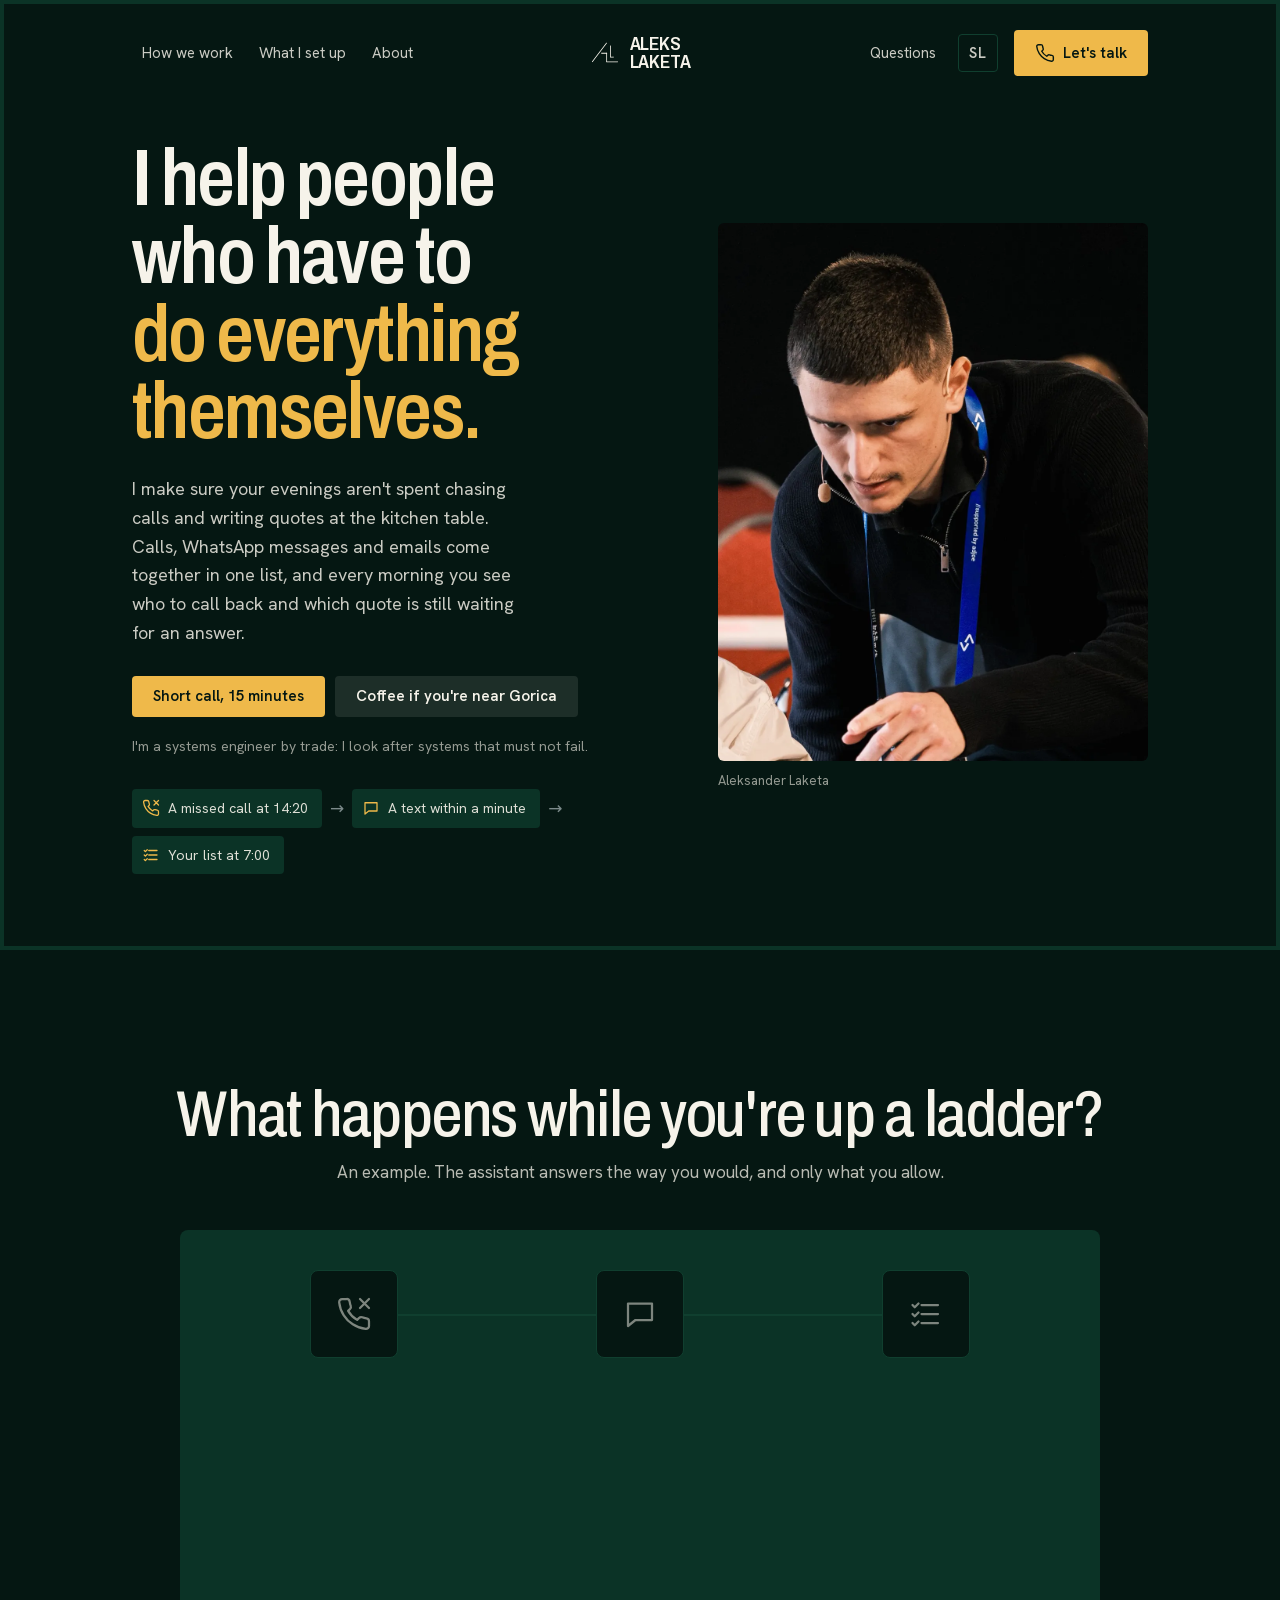
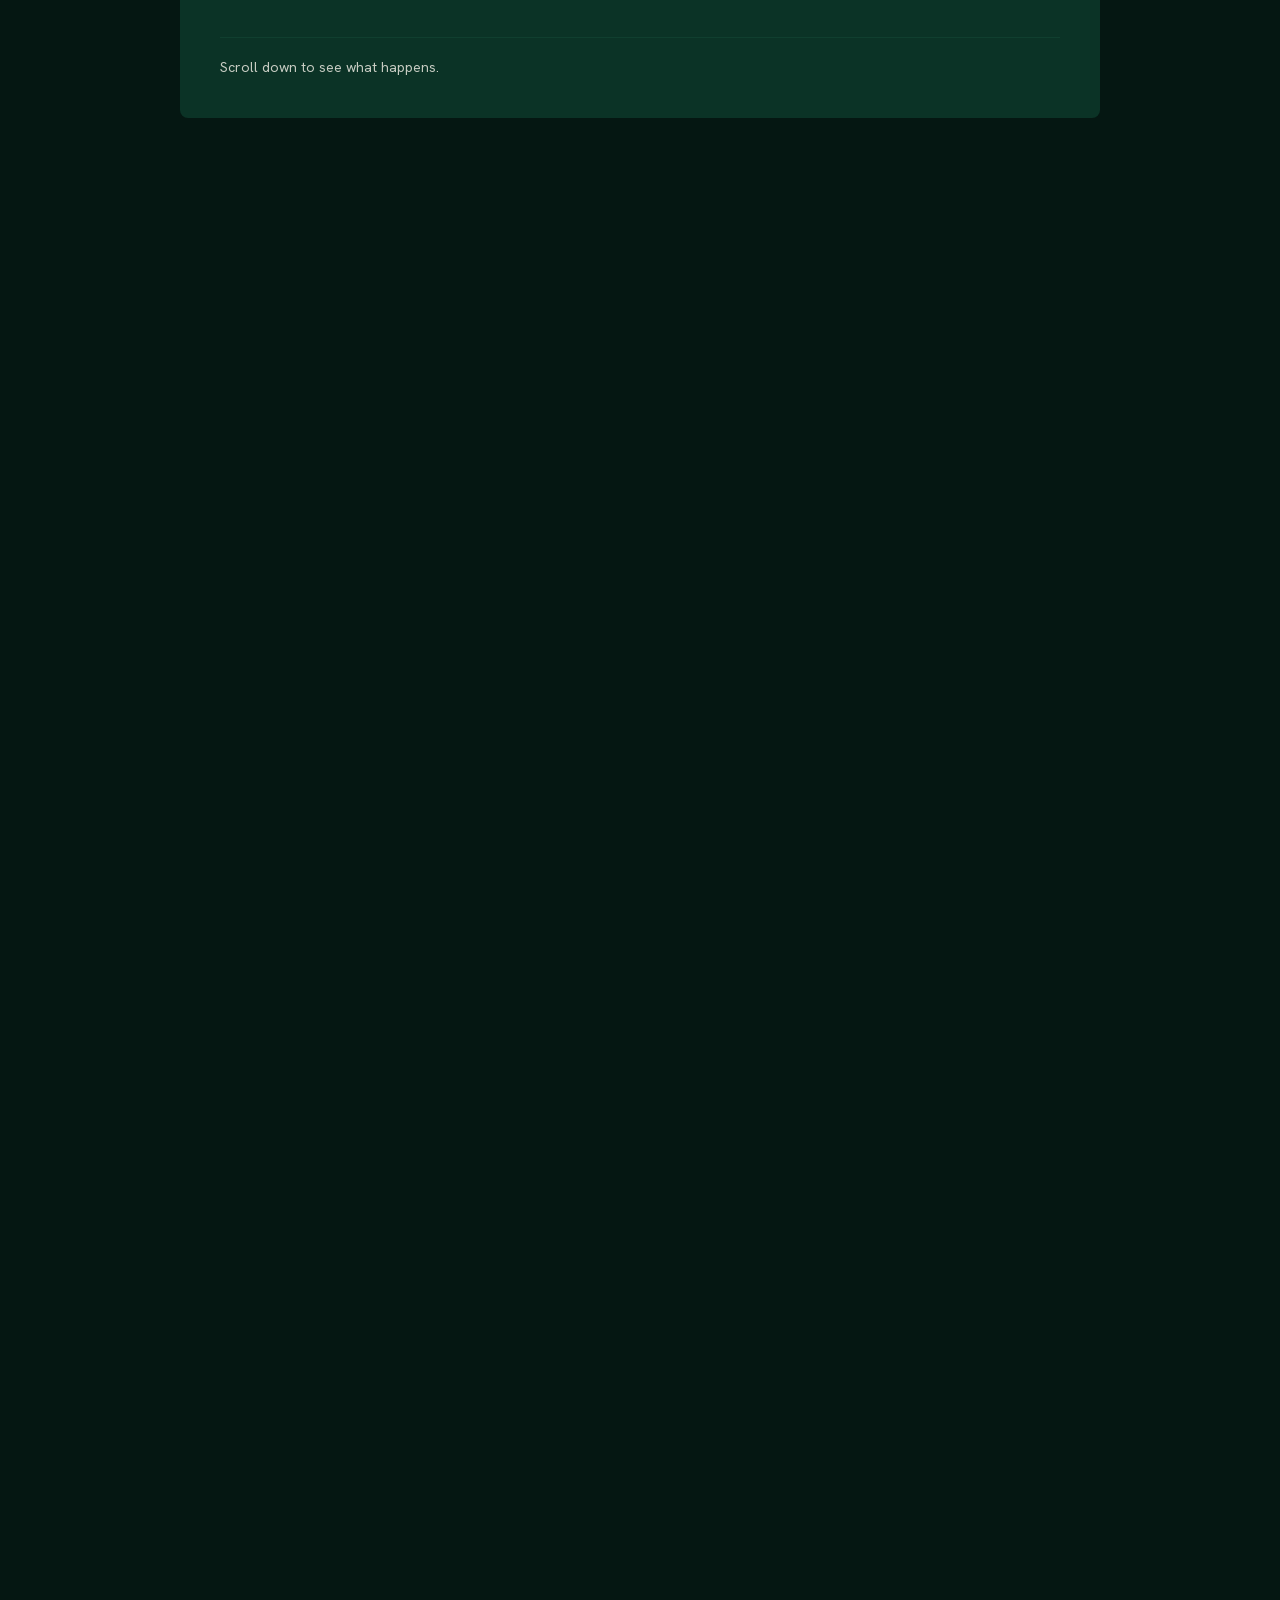
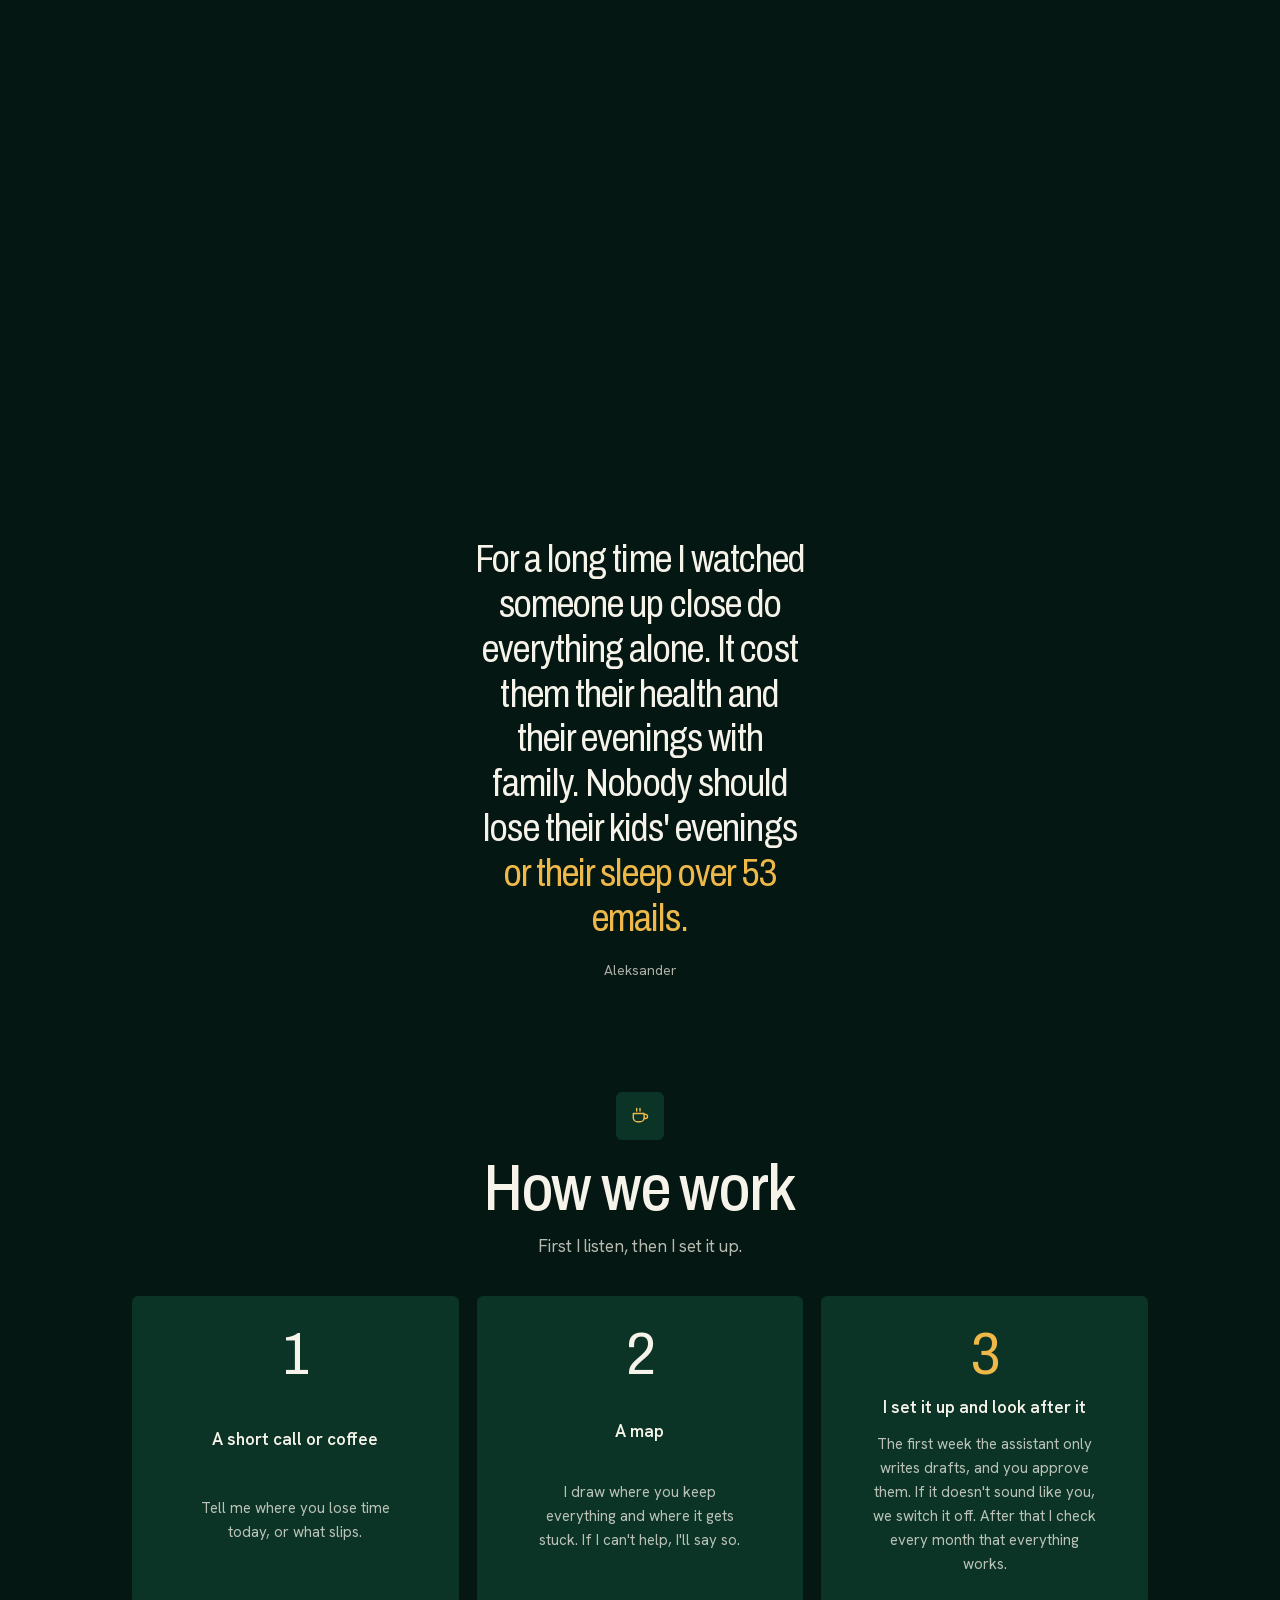
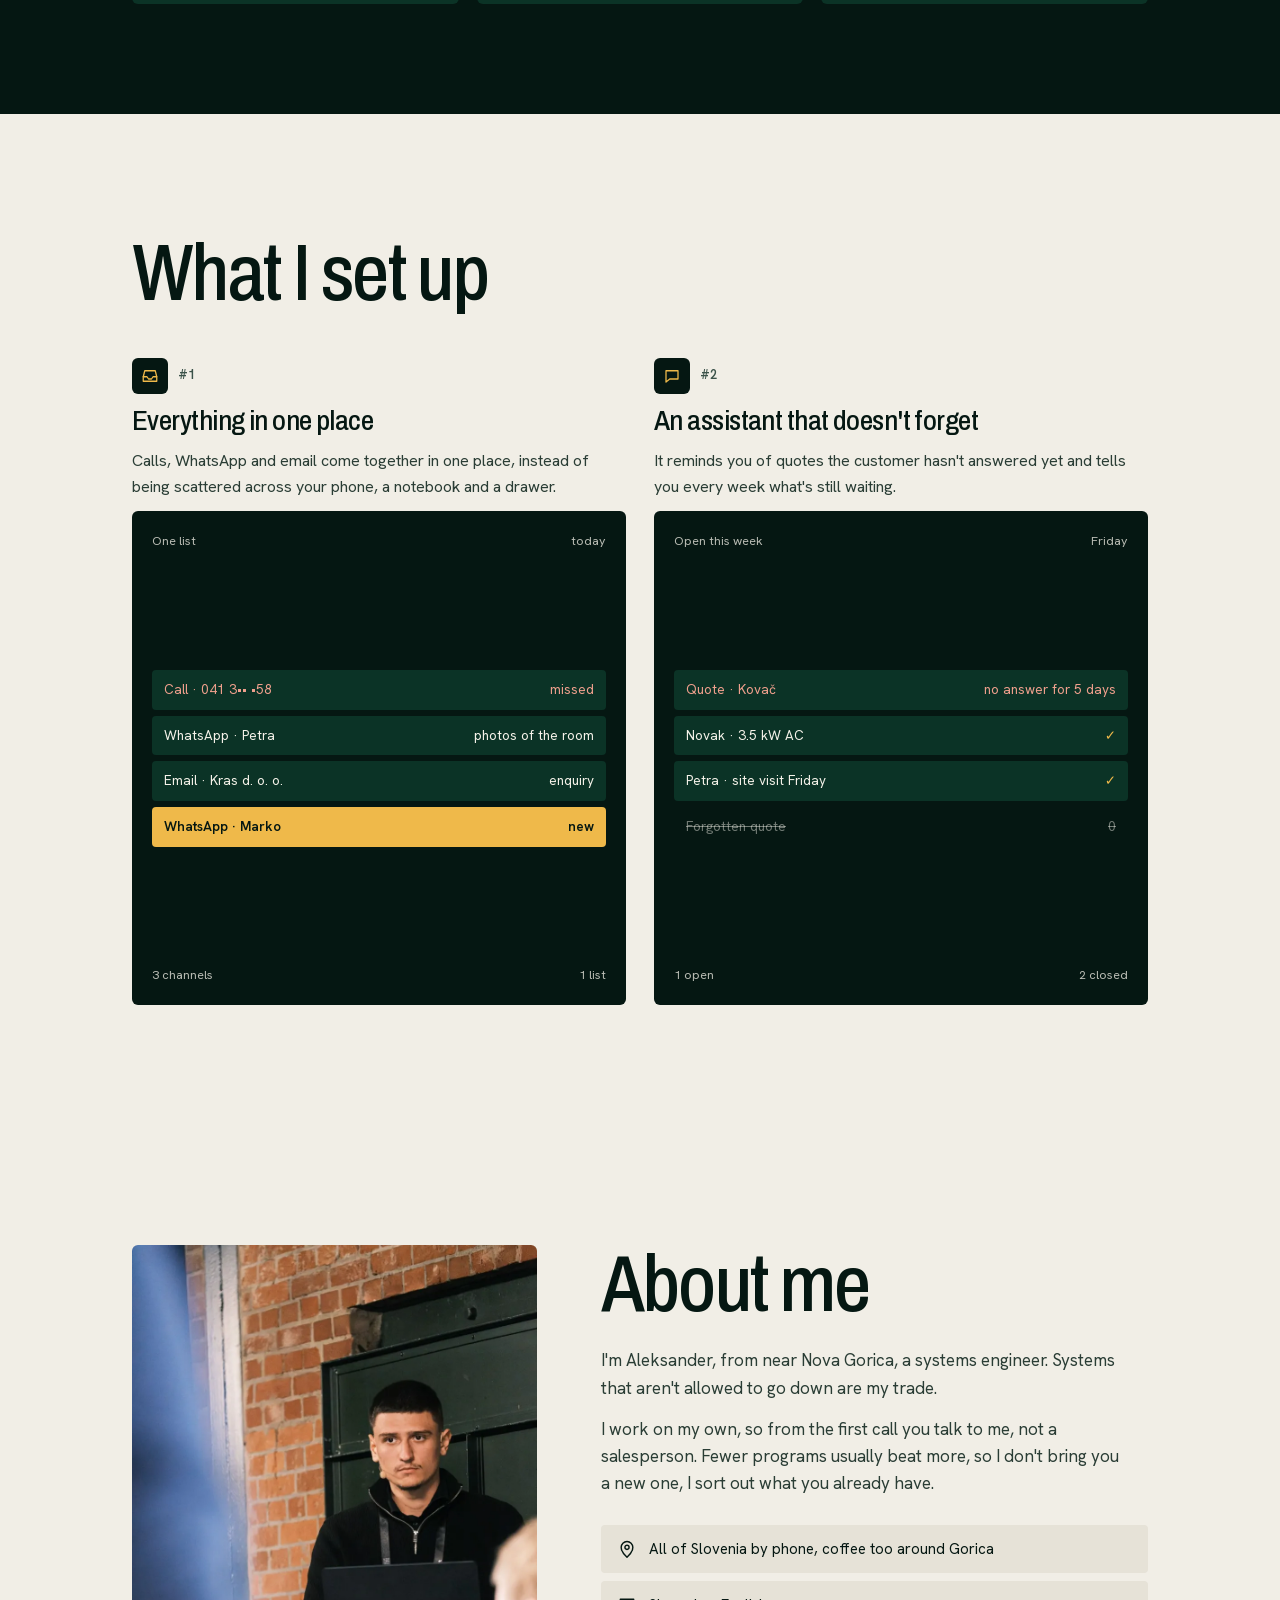
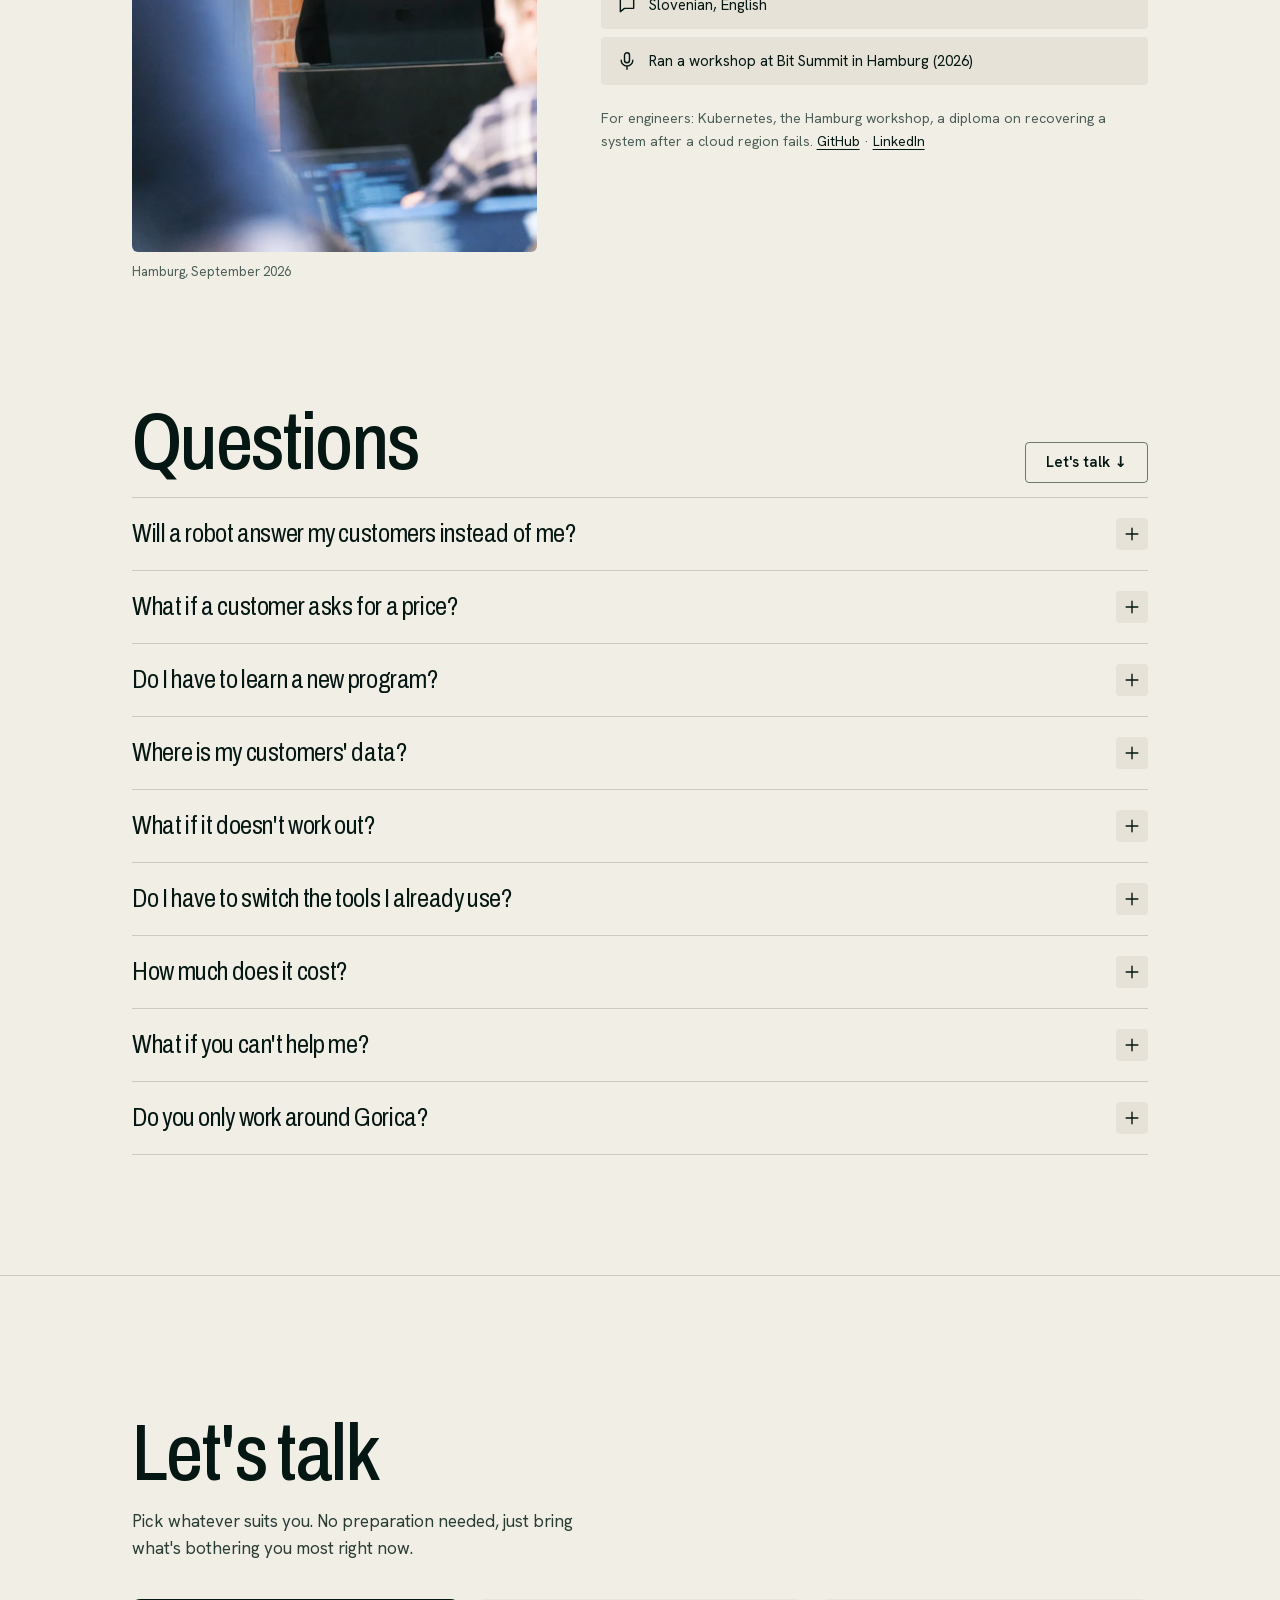
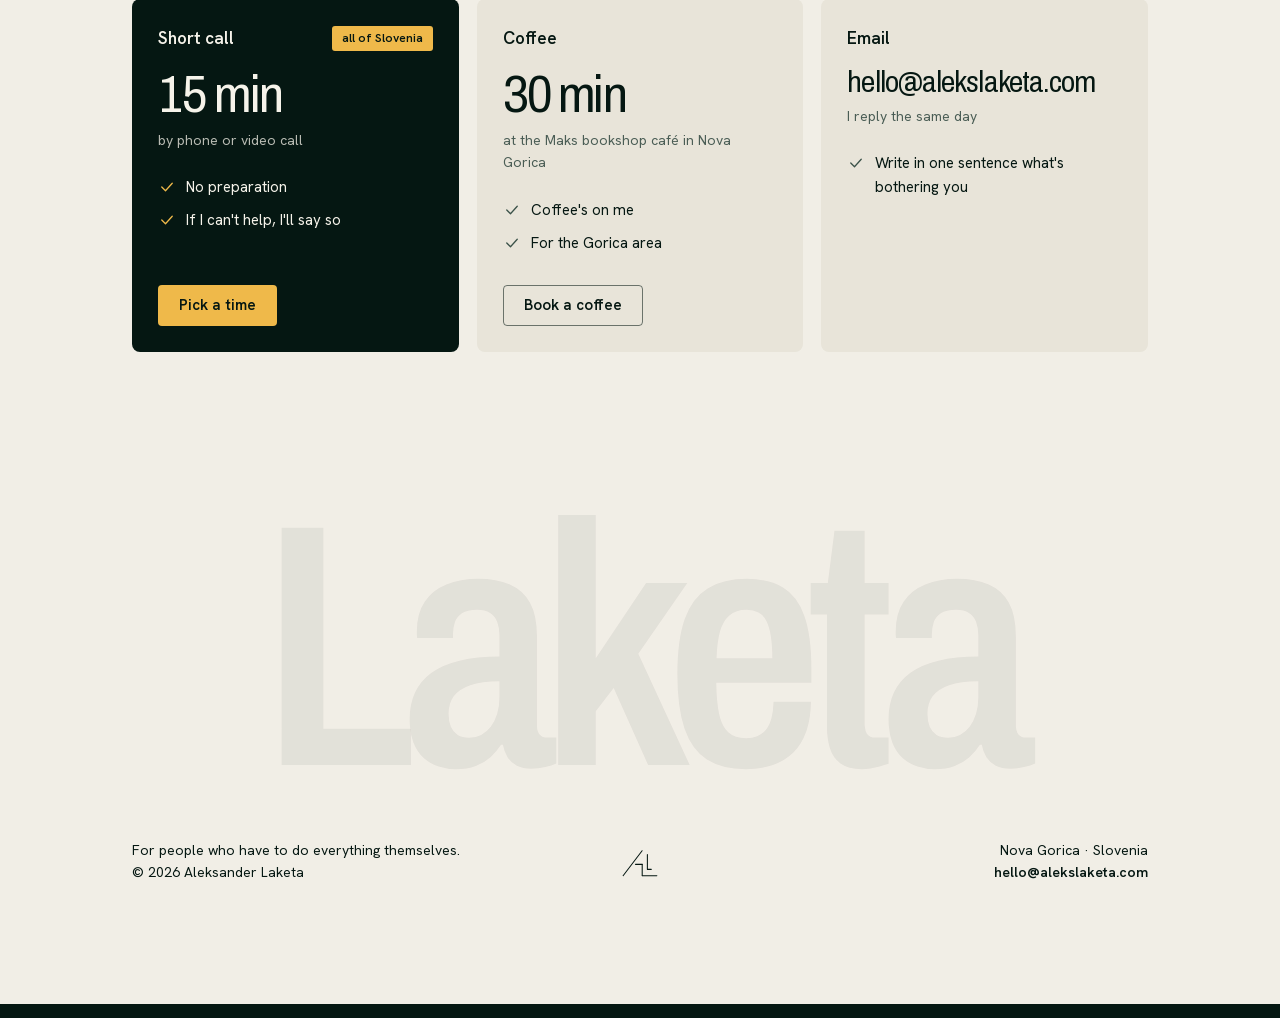
<file: en/obrtniki/index.html>
<!doctype html>
<html lang="en">
<head>
<meta charset="utf-8">
<meta name="viewport" content="width=device-width,initial-scale=1">
<title>A digital assistant for tradespeople · Aleks Laketa</title>
<meta name="description" content="I make sure your evenings aren&#x27;t spent chasing calls and writing quotes at the kitchen table. Calls, WhatsApp messages and emails come together in one list, and every morning you see who to call back and which quote is still waiting for an answer.">
<meta name="theme-color" content="#051712">
<link rel="canonical" href="https://alekslaketa.com/en/obrtniki/">
<link rel="alternate" hreflang="en" href="https://alekslaketa.com/en/obrtniki/">
<link rel="alternate" hreflang="sl" href="https://alekslaketa.com/sl/obrtniki/">
<link rel="alternate" hreflang="x-default" href="https://alekslaketa.com/sl/obrtniki/">
<link rel="icon" href="/assets/favicon.svg" type="image/svg+xml">
<link rel="apple-touch-icon" href="/assets/apple-touch-icon.png">
<link rel="preload" href="/assets/helping.webp" as="image" type="image/webp" fetchpriority="high">
<link rel="preload" href="/assets/fonts/archivo-latin-ad60be.woff2" as="font" type="font/woff2" crossorigin>
<link rel="preload" href="/assets/fonts/hanken-grotesk-latin-757962.woff2" as="font" type="font/woff2" crossorigin>
<meta property="og:type" content="website">
<meta property="og:site_name" content="Aleks Laketa">
<meta property="og:locale" content="en_GB">
<meta property="og:title" content="A digital assistant for tradespeople · Aleks Laketa">
<meta property="og:description" content="I make sure your evenings aren&#x27;t spent chasing calls and writing quotes at the kitchen table. Calls, WhatsApp messages and emails come together in one list, and every morning you see who to call back and which quote is still waiting for an answer.">
<meta property="og:url" content="https://alekslaketa.com/en/obrtniki/">
<meta property="og:image" content="https://alekslaketa.com/assets/og-en.png">
<meta property="og:image:width" content="1200">
<meta property="og:image:height" content="630">
<meta name="twitter:card" content="summary_large_image">
<script type="application/ld+json">{"@context": "https://schema.org", "@graph": [{"@type": "ProfessionalService", "@id": "https://alekslaketa.com/#service", "name": "Aleks Laketa", "url": "https://alekslaketa.com/en/", "email": "hello@alekslaketa.com", "image": "https://alekslaketa.com/assets/helping.jpg", "areaServed": {"@type": "Country", "name": "Slovenia"}, "address": {"@type": "PostalAddress", "addressLocality": "Nova Gorica", "addressCountry": "SI"}, "founder": {"@id": "https://alekslaketa.com/#aleksander"}, "knowsLanguage": ["sl", "en"]}, {"@type": "Person", "@id": "https://alekslaketa.com/#aleksander", "name": "Aleksander Laketa", "jobTitle": "Systems engineer", "sameAs": ["https://www.linkedin.com/in/aleksander-laketa", "https://github.com/0Aleksander"]}, {"@type": "WebPage", "url": "https://alekslaketa.com/en/obrtniki/", "name": "A digital assistant for tradespeople · Aleks Laketa", "description": "I make sure your evenings aren't spent chasing calls and writing quotes at the kitchen table. Calls, WhatsApp messages and emails come together in one list, and every morning you see who to call back and which quote is still waiting for an answer.", "inLanguage": "en", "about": {"@id": "https://alekslaketa.com/#service"}}]}</script>
<style>
@font-face { font-family: 'Archivo'; font-style: normal; font-weight: 400 700; font-stretch: 75% 100%; font-display: swap; src: url(/assets/fonts/archivo-latin-ext-8ec073.woff2) format('woff2'); unicode-range: U+0100-02BA, U+02BD-02C5, U+02C7-02CC, U+02CE-02D7, U+02DD-02FF, U+0304, U+0308, U+0329, U+1D00-1DBF, U+1E00-1E9F, U+1EF2-1EFF, U+2020, U+20A0-20AB, U+20AD-20C4, U+2113, U+2C60-2C7F, U+A720-A7FF; }
@font-face { font-family: 'Archivo'; font-style: normal; font-weight: 400 700; font-stretch: 75% 100%; font-display: swap; src: url(/assets/fonts/archivo-latin-ad60be.woff2) format('woff2'); unicode-range: U+0000-00FF, U+0131, U+0152-0153, U+02BB-02BC, U+02C6, U+02DA, U+02DC, U+0304, U+0308, U+0329, U+2000-206F, U+20AC, U+2122, U+2191, U+2193, U+2212, U+2215, U+FEFF, U+FFFD; }
@font-face { font-family: 'Hanken Grotesk'; font-style: normal; font-weight: 400; font-display: swap; src: url(/assets/fonts/hanken-grotesk-latin-ext-c95efb.woff2) format('woff2'); unicode-range: U+0100-02BA, U+02BD-02C5, U+02C7-02CC, U+02CE-02D7, U+02DD-02FF, U+0304, U+0308, U+0329, U+1D00-1DBF, U+1E00-1E9F, U+1EF2-1EFF, U+2020, U+20A0-20AB, U+20AD-20C4, U+2113, U+2C60-2C7F, U+A720-A7FF; }
@font-face { font-family: 'Hanken Grotesk'; font-style: normal; font-weight: 400; font-display: swap; src: url(/assets/fonts/hanken-grotesk-latin-757962.woff2) format('woff2'); unicode-range: U+0000-00FF, U+0131, U+0152-0153, U+02BB-02BC, U+02C6, U+02DA, U+02DC, U+0304, U+0308, U+0329, U+2000-206F, U+20AC, U+2122, U+2191, U+2193, U+2212, U+2215, U+FEFF, U+FFFD; }
@font-face { font-family: 'Hanken Grotesk'; font-style: normal; font-weight: 500; font-display: swap; src: url(/assets/fonts/hanken-grotesk-latin-ext-c95efb.woff2) format('woff2'); unicode-range: U+0100-02BA, U+02BD-02C5, U+02C7-02CC, U+02CE-02D7, U+02DD-02FF, U+0304, U+0308, U+0329, U+1D00-1DBF, U+1E00-1E9F, U+1EF2-1EFF, U+2020, U+20A0-20AB, U+20AD-20C4, U+2113, U+2C60-2C7F, U+A720-A7FF; }
@font-face { font-family: 'Hanken Grotesk'; font-style: normal; font-weight: 500; font-display: swap; src: url(/assets/fonts/hanken-grotesk-latin-757962.woff2) format('woff2'); unicode-range: U+0000-00FF, U+0131, U+0152-0153, U+02BB-02BC, U+02C6, U+02DA, U+02DC, U+0304, U+0308, U+0329, U+2000-206F, U+20AC, U+2122, U+2191, U+2193, U+2212, U+2215, U+FEFF, U+FFFD; }
@font-face { font-family: 'Hanken Grotesk'; font-style: normal; font-weight: 600; font-display: swap; src: url(/assets/fonts/hanken-grotesk-latin-ext-c95efb.woff2) format('woff2'); unicode-range: U+0100-02BA, U+02BD-02C5, U+02C7-02CC, U+02CE-02D7, U+02DD-02FF, U+0304, U+0308, U+0329, U+1D00-1DBF, U+1E00-1E9F, U+1EF2-1EFF, U+2020, U+20A0-20AB, U+20AD-20C4, U+2113, U+2C60-2C7F, U+A720-A7FF; }
@font-face { font-family: 'Hanken Grotesk'; font-style: normal; font-weight: 600; font-display: swap; src: url(/assets/fonts/hanken-grotesk-latin-757962.woff2) format('woff2'); unicode-range: U+0000-00FF, U+0131, U+0152-0153, U+02BB-02BC, U+02C6, U+02DA, U+02DC, U+0304, U+0308, U+0329, U+2000-206F, U+20AC, U+2122, U+2191, U+2193, U+2212, U+2215, U+FEFF, U+FFFD; }


:root{
  --ink:#051712;     
  --ink2:#0b3326;    
  --ink3:#103f2f;    
  --paper:#F1EEE6;   
  --cream:#F6F3EA;   
  --gold:#EFB94A;    
  --mut:#7c8a8a;     
  --rule:rgba(5,23,18,.16);
  --display:"Archivo","Avenir Next Condensed","Avenir Next",system-ui,sans-serif;
  --body:"Hanken Grotesk","Avenir Next",system-ui,sans-serif;
  --r:6px;
  color-scheme:dark;
}
*{box-sizing:border-box}
body{margin:0;background:var(--ink);color:var(--cream);font-family:var(--body);font-size:17px;line-height:1.6;-webkit-font-smoothing:antialiased}
a{color:inherit;text-decoration:none}
a:focus-visible,button:focus-visible,summary:focus-visible{outline:2px solid var(--gold);outline-offset:3px;border-radius:4px}
img{display:block;max-width:100%;height:auto}
p{margin:0}
h1,h2,h3{margin:0;font-family:var(--display);font-stretch:82%;letter-spacing:-.02em;text-wrap:balance}
.wrap{max-width:1080px;margin:0 auto;padding-inline:clamp(16px,4vw,32px)}
.label{font-size:12.5px;font-weight:600;letter-spacing:.08em;text-transform:uppercase}
.ic{width:20px;height:20px;flex:none;fill:none;stroke:currentColor;stroke-width:1.7;stroke-linecap:round;stroke-linejoin:round}
.photo{border-radius:var(--r);width:100%}


.btn{display:inline-flex;align-items:center;gap:8px;padding:12px 20px;border-radius:4px;font-family:var(--body);font-weight:600;font-size:15px;line-height:1;border:1.5px solid transparent;cursor:pointer;transition:background .2s,color .2s,transform .2s}
.btn:hover{transform:translateY(-1px)}
.btn-gold{background:var(--gold);color:var(--ink)}
.btn-gold:hover{background:#f6cb6e}
.btn-ghost{background:rgba(246,243,234,.1);color:var(--cream)}
.btn-ghost:hover{background:rgba(246,243,234,.18)}
.btn-line{border-color:rgba(5,23,18,.55);color:var(--ink)}
.btn-line:hover{background:var(--ink);color:var(--paper);border-color:var(--ink)}
.btn-dark{background:var(--ink);color:var(--paper)}
.btn-dark:hover{background:var(--ink3)}


.hero{border:4px solid var(--ink2)}
nav{display:grid;grid-template-columns:1fr auto 1fr;align-items:center;gap:32px;padding-block:26px 8px}
nav .side{display:flex;align-items:center;gap:6px}
nav .side.r{justify-content:flex-end}
nav .side.r .btn{margin-left:10px}
nav .side a:not(.btn){font-size:15px;color:rgba(246,243,234,.82);padding:6px 10px;border-radius:4px;transition:background .2s}
nav .side a:not(.btn):hover{background:rgba(246,243,234,.08);color:var(--cream)}
.mark{display:flex;align-items:center;gap:10px;font-family:var(--display);font-stretch:80%;font-weight:600;font-size:19px;line-height:.95;letter-spacing:-.01em;text-transform:uppercase}
.mark svg{width:30px;height:30px}
.hero-grid{display:grid;grid-template-columns:1.1fr .9fr;gap:clamp(28px,5vw,60px);align-items:center;padding-block:56px 72px}
.hero-grid>div{min-width:0}
.hero h1{font-size:clamp(54px,7.8vw,108px);line-height:.94;font-weight:600;font-stretch:78%}
.hero h1 em{font-style:normal;color:var(--gold)}
.hero .lead{margin-top:24px;max-width:40ch;color:rgba(246,243,234,.82);font-size:18px}
.hero .ctas{display:flex;flex-wrap:wrap;gap:10px;margin-top:28px}
.chips{display:flex;flex-wrap:wrap;gap:8px;margin-top:32px}
.chip{display:inline-flex;align-items:center;gap:8px;padding:8px 14px 8px 10px;border-radius:4px;background:var(--ink2);font-size:14px;color:rgba(246,243,234,.9)}
.chip .ic{width:18px;height:18px;color:var(--gold)}
.chip-arrow{align-self:center;color:var(--mut)}
.hero figure{margin:0}
.hero figcaption{margin-top:10px;font-size:13px;color:rgba(246,243,234,.6)}


.flow{padding-block:clamp(72px,10vw,120px) 24px;text-align:center}
.flow h2,.report h2{font-size:clamp(40px,5.6vw,64px);font-weight:500;line-height:1.02}
.flow .sub,.report .sub{margin-top:12px;color:rgba(246,243,234,.75)}
.widget{position:relative;margin:44px auto 0;max-width:920px;background:var(--ink2);border-radius:8px;padding:clamp(22px,4vw,40px);text-align:left}
.track{position:absolute;left:16.6%;right:16.6%;top:calc(clamp(22px,4vw,40px) + 44px);height:2px;background:var(--ink3);border-radius:2px}
.track .fill{position:absolute;left:0;top:0;bottom:0;width:0;background:var(--gold);border-radius:2px;transition:width .9s ease}
.track .dot{position:absolute;top:50%;left:0;width:12px;height:12px;margin:-6px 0 0 -6px;border-radius:50%;background:var(--gold);box-shadow:0 0 0 6px rgba(239,185,74,.18);transition:left .9s ease}
.stages{position:relative;display:grid;grid-template-columns:repeat(3,1fr);gap:18px}
.stage{display:grid;justify-items:center;gap:14px;text-align:center;min-width:0}
.bubble-ic{width:88px;height:88px;border-radius:8px;display:grid;place-items:center;background:var(--ink);border:1.5px solid var(--ink3);color:rgba(246,243,234,.5);transition:background .4s,color .4s,border-color .4s,transform .4s}
.bubble-ic .ic{width:36px;height:36px;stroke-width:1.5}
.stage.on .bubble-ic{background:var(--cream);color:var(--ink);border-color:var(--cream)}
.stage.done .bubble-ic{background:var(--gold);color:var(--ink);border-color:var(--gold)}
.stage.ring .bubble-ic{animation:ring .6s ease-in-out 2}
@keyframes ring{0%,100%{transform:rotate(0)}20%{transform:rotate(-12deg)}40%{transform:rotate(10deg)}60%{transform:rotate(-8deg)}80%{transform:rotate(6deg)}}
.stage .t{font-family:var(--display);font-stretch:82%;font-weight:500;font-size:22px;font-variant-numeric:tabular-nums;color:rgba(246,243,234,.55);transition:color .4s}
.stage.on .t,.stage.done .t{color:var(--cream)}
.stage h3{font-size:19px;font-weight:500;letter-spacing:-.01em}
.stage .card{width:100%;max-width:260px;min-height:96px;border-radius:6px;background:var(--ink);padding:14px;font-size:14px;line-height:1.45;color:rgba(246,243,234,.85);opacity:.35;transform:translateY(6px);transition:opacity .5s,transform .5s;text-align:left}
.stage.on .card,.stage.done .card{opacity:1;transform:none}
.card .row{display:flex;justify-content:space-between;gap:8px;align-items:center}
.card .miss{color:#f0a08d;font-weight:600}
.card u{color:var(--gold);text-underline-offset:3px}
.card .slot{margin-top:6px;padding:7px 10px;border-radius:4px;background:var(--ink2);display:flex;justify-content:space-between;font-size:13px}
.card .slot.new{background:var(--ink3);transition:background .4s,color .4s}
.stage.done .card .slot.new{background:var(--gold);color:var(--ink);font-weight:600}
.typing{display:inline-flex;gap:4px}
.typing i{width:6px;height:6px;border-radius:50%;background:rgba(246,243,234,.6);animation:blink 1s infinite}
.typing i:nth-child(2){animation-delay:.15s}.typing i:nth-child(3){animation-delay:.3s}
@keyframes blink{0%,100%{opacity:.25}50%{opacity:1}}
.widget .status{margin-top:26px;display:flex;justify-content:space-between;gap:12px;align-items:center;flex-wrap:wrap;padding-top:18px;border-top:1px solid var(--ink3);font-size:14px;color:rgba(246,243,234,.8)}
.widget .status b{color:var(--gold);font-weight:600}
.replay{background:transparent;border:1.5px solid var(--ink3);color:var(--cream);padding:8px 14px;border-radius:4px;font:600 13px var(--body);cursor:pointer}
.replay:hover{background:var(--ink3)}
@media (prefers-reduced-motion:reduce){*{transition:none!important;animation:none!important}}


.report{text-align:center;padding-block:clamp(72px,10vw,110px)}
.report .ico{width:48px;height:48px;margin:0 auto 16px;border-radius:6px;background:var(--ink2);display:grid;place-items:center;color:var(--gold)}
.cards{display:grid;grid-template-columns:repeat(3,1fr);gap:18px;margin-top:36px}
.scard{border-radius:var(--r);background:var(--ink2);padding:28px 20px;display:grid;justify-items:center;gap:10px}
.scard .ic{width:26px;height:26px;color:rgba(246,243,234,.7)}
.scard .k{font-size:14px;color:rgba(246,243,234,.85)}
.scard .big{font-family:var(--display);font-stretch:82%;font-weight:400;font-size:60px;line-height:1;letter-spacing:-.03em;font-variant-numeric:tabular-nums}
.scard.gold .big{color:var(--gold)}
.scard .pill{font-size:12.5px;font-weight:600;background:rgba(246,243,234,.12);padding:5px 12px;border-radius:4px}
.report .foot{margin-top:16px;color:rgba(246,243,234,.72);font-size:14px}


.paper{background:var(--paper);color:var(--ink)}
.paper .wrap{padding-block:clamp(72px,10vw,120px)}
.paper.rounded{border-radius:0}
.sec-title{font-size:clamp(48px,6.4vw,80px);font-weight:500;line-height:1;font-stretch:78%}
.feats{display:grid;grid-template-columns:repeat(3,1fr);gap:40px 28px;margin-top:44px}
.feat{display:flex;flex-direction:column;gap:12px;min-width:0}
.feat .head{display:flex;align-items:center;gap:10px}
.feat .badge{width:36px;height:36px;border-radius:6px;background:var(--ink);color:var(--gold);display:grid;place-items:center}
.feat .badge .ic{width:18px;height:18px}
.feat .num{font-size:13px;font-weight:600;color:#3b5249}
.feat h3{font-size:28px;font-weight:500;line-height:1.1}
.feat p{font-size:16px;color:#2a3d35}
.panel{margin-top:auto;aspect-ratio:1/1;background:var(--ink);color:var(--cream);border-radius:var(--r);padding:20px;display:flex;flex-direction:column;justify-content:space-between;gap:12px}
.panel .meta{display:flex;justify-content:space-between;font-size:12.5px;color:rgba(246,243,234,.75)}
.panel .lines{display:grid;gap:6px;font-size:13.5px}
.panel .lines div{display:flex;justify-content:space-between;gap:10px;padding:9px 12px;background:var(--ink2);border-radius:4px}
.panel .lines .miss{color:#f0a08d}
.panel .lines .gold{background:var(--gold);color:var(--ink);font-weight:600}
.panel .lines .no{color:rgba(246,243,234,.45);text-decoration:line-through;background:transparent}
.panel .msg{background:var(--ink2);padding:12px 14px;font-size:15px;line-height:1.45;border-radius:6px 6px 6px 2px}
.panel .msg u{color:var(--gold);text-underline-offset:3px}
.panel .one{font-family:var(--display);font-stretch:82%;font-weight:400;font-size:clamp(120px,14vw,170px);line-height:.8;color:var(--gold);text-align:center}
.tick{color:var(--gold);font-weight:700}


.about{display:grid;grid-template-columns:.85fr 1.15fr;gap:clamp(28px,5vw,64px);align-items:start}
.about>div{min-width:0}
.about figure{margin:0}
.about figcaption,.band figcaption{margin-top:10px;font-size:13px;color:#4a5d55}
.about .body{display:grid;gap:14px;margin-top:22px;max-width:52ch;color:#2a3d35}
.facts{margin-top:28px;display:grid;gap:8px}
.facts div{display:flex;align-items:center;gap:12px;padding:12px 16px;background:#e6e2d7;border-radius:4px;font-size:15px}
.facts .ic{color:var(--ink)}


.band{padding-block:clamp(56px,8vw,96px)}
.band figure{margin:0}
.band figcaption{color:rgba(246,243,234,.6)}
.band blockquote{margin:32px 0 0;max-width:30ch}
.band blockquote p{font-family:var(--display);font-stretch:82%;font-weight:400;font-size:clamp(32px,4.6vw,56px);line-height:1.05;letter-spacing:-.025em}
.band blockquote p em{font-style:normal;color:var(--gold)}
.band cite{display:block;margin-top:14px;font-style:normal;font-size:14px;color:rgba(246,243,234,.7)}


.faq-head{display:flex;justify-content:space-between;align-items:flex-end;gap:16px;padding-bottom:14px}
details{border-top:1px solid var(--rule)}
details:last-child{border-bottom:1px solid var(--rule)}
summary{list-style:none;font-stretch:82%;display:flex;justify-content:space-between;gap:16px;align-items:center;padding:20px 0;cursor:pointer;font-family:var(--display);font-weight:400;font-size:clamp(20px,2.4vw,25px);line-height:1.2;letter-spacing:-.015em}
summary::-webkit-details-marker{display:none}
summary .pm{width:32px;height:32px;border-radius:4px;background:#e6e2d7;display:grid;place-items:center;flex:none;transition:transform .25s}
details[open] summary .pm{transform:rotate(45deg)}
details p{padding:0 0 22px;max-width:64ch;color:#2a3d35}


.tags{display:flex;flex-wrap:wrap;gap:8px}
.tags span{border:1.5px solid rgba(5,23,18,.4);padding:4px 12px;border-radius:4px;font-size:13px;font-weight:600}
.price-head{display:flex;justify-content:space-between;align-items:flex-end;gap:20px;flex-wrap:wrap;margin-top:18px}
.price-head p{max-width:46ch;margin-top:14px;color:#2a3d35}
.tiers{display:grid;grid-template-columns:repeat(3,1fr);gap:18px;margin-top:36px}
.tier{display:flex;flex-direction:column;gap:6px;padding:26px;border-radius:8px;background:#e8e4d9;min-width:0}
.tier.hi{background:var(--ink);color:var(--cream)}
.tier .top{display:flex;gap:10px;align-items:center;font-weight:600}
.tier .top i{font-style:normal;font-size:12px;font-weight:600;background:var(--gold);color:var(--ink);padding:3px 10px;border-radius:3px;margin-left:auto}
.tier .amt{font-family:var(--display);font-stretch:82%;font-weight:400;font-size:clamp(40px,4.4vw,52px);line-height:1.1;letter-spacing:-.03em;margin-top:8px;font-variant-numeric:tabular-nums}
.tier .per{font-size:14px;color:#4a5d55}
.tier.hi .per{color:rgba(246,243,234,.75)}
.tier ul{list-style:none;padding:0;margin:18px 0 24px;display:grid;gap:9px;font-size:15px}
.tier li{display:grid;grid-template-columns:20px 1fr;gap:8px;align-items:start}
.tier li .ic{width:18px;height:18px;margin-top:3px;color:#3b5249}
.tier.hi li .ic{color:var(--gold)}
.tier .btn{align-self:flex-start;margin-top:auto}
.small-note{margin-top:20px;font-size:14px;color:#4a5d55}


.foot{position:relative;overflow:hidden;padding-top:40px}
.ghost{font-family:var(--display);font-weight:600;font-stretch:75%;font-size:clamp(120px,27vw,360px);line-height:.8;text-align:center;color:rgba(5,23,18,.06);letter-spacing:-.05em;user-select:none;margin-bottom:-.2em}
.foot-row{position:relative;display:grid;grid-template-columns:1fr auto 1fr;align-items:end;gap:20px;padding-block:20px 28px;font-size:14px}
.foot-row .r{text-align:right}
.foot-row .mail{user-select:all;font-weight:600}
.foot-row svg{width:40px;height:40px}
.bar{height:14px;background:var(--ink)}

@media (max-width:420px){nav .btn .ic{display:none}nav .btn{padding:10px 14px}}
@media (max-width:860px){
  nav{grid-template-columns:1fr auto}
  nav .side.l{display:none}
  nav .side.r a:not(.btn){display:none}
  .mark{order:-1}
  .hero-grid,.about{grid-template-columns:1fr}
  .cards,.feats,.tiers{grid-template-columns:1fr}
  .stages{grid-template-columns:1fr;gap:28px}
  .track{display:none}
  .stage{grid-template-columns:auto 1fr;justify-items:start;text-align:left;column-gap:16px;row-gap:8px}
  .stage .bubble-ic{grid-row:span 3;width:64px;height:64px}
  .stage .bubble-ic .ic{width:28px;height:28px}
  .stage .card{max-width:none}
  .panel{aspect-ratio:auto;min-height:260px}
  .foot-row{grid-template-columns:1fr;justify-items:start}
  .foot-row .r{text-align:left}
}


body:not(.en) .t-en{display:none!important}
body.en .t-sl{display:none!important}
.hero h1.long{font-size:clamp(44px,6.2vw,88px);line-height:.98}
.langbtn{all:unset;cursor:pointer;font-size:13px;font-weight:600;letter-spacing:.06em;padding:6px 10px;border-radius:4px;color:rgba(246,243,234,.82);border:1px solid var(--ink3);margin-left:6px}
.langbtn:hover{background:rgba(246,243,234,.08)}
.langbtn:focus-visible{outline:2px solid var(--gold);outline-offset:3px}
.ph{outline:1.5px dashed var(--gold);outline-offset:6px;border-radius:2px}
.scard .k{font-size:17px;color:var(--cream)}
.step-p{font-size:15px;color:rgba(246,243,234,.75);max-width:28ch;margin:0 auto}
.eng{margin-top:22px;font-size:14px;color:#4a5d55}
.eng a{text-decoration:underline;text-underline-offset:3px;color:var(--ink)}
.tier .amt{overflow-wrap:anywhere}
@media (max-width:860px){nav .side.r .langbtn{display:inline-block}}
.feats.two{grid-template-columns:repeat(2,1fr)}
@media (max-width:860px){.feats.two{grid-template-columns:1fr}}
.why{padding-block:clamp(48px,7vw,88px) 0}
.why blockquote{margin:0 auto;max-width:34ch;text-align:center}
.why blockquote p{font-size:clamp(24px,3.2vw,38px);line-height:1.18}
.why cite{margin-top:18px}
.tel{font-family:var(--display);font-stretch:82%;font-size:24px;margin-top:4px;user-select:all}
.tel a{color:inherit}
.cred{margin-top:18px;font-size:14px;color:rgba(246,243,234,.6)}


.flow.js .stage .t,.flow.js .stage h3,.flow.js .stage .card{transition:opacity .5s ease,transform .5s ease,color .4s}
.flow.js .stage.pending .t,.flow.js .stage.pending h3,.flow.js .stage.pending .card{opacity:0;transform:translateY(24px)}
.flow.js .track .fill,.flow.js .track .dot{transition:width .15s linear,left .15s linear}
@media (min-width:861px) and (min-height:760px) and (prefers-reduced-motion:no-preference){
  .flow.js{padding-block:0}
  .flow.js .flow-scroll{height:300vh}
  .flow.js .flow-pin{position:sticky;top:0;height:100vh;display:flex;flex-direction:column;justify-content:center}
}
@media (max-width:860px){nav .side.r a.langbtn{display:inline-block}.chip-arrow{display:none}}
.stage{align-content:start}
picture{display:block}
a.mail{color:inherit;text-decoration:none}a.mail:hover{text-decoration:underline}
</style>


</head>
<body class="en">
<svg width="0" height="0" style="position:absolute" aria-hidden="true">
  <defs>
    <symbol id="i-phone" viewBox="0 0 24 24"><path d="M22 16.92v3a2 2 0 0 1-2.18 2 19.8 19.8 0 0 1-8.63-3.07 19.5 19.5 0 0 1-6-6A19.8 19.8 0 0 1 2.12 4.18 2 2 0 0 1 4.11 2h3a2 2 0 0 1 2 1.72c.13.96.36 1.9.7 2.81a2 2 0 0 1-.45 2.11L8.09 9.91a16 16 0 0 0 6 6l1.27-1.27a2 2 0 0 1 2.11-.45c.91.34 1.85.57 2.81.7A2 2 0 0 1 22 16.92z"/></symbol>
    <symbol id="i-missed" viewBox="0 0 24 24"><path d="M22 16.92v3a2 2 0 0 1-2.18 2 19.8 19.8 0 0 1-8.63-3.07 19.5 19.5 0 0 1-6-6A19.8 19.8 0 0 1 2.12 4.18 2 2 0 0 1 4.11 2h3a2 2 0 0 1 2 1.72c.13.96.36 1.9.7 2.81a2 2 0 0 1-.45 2.11L8.09 9.91a16 16 0 0 0 6 6l1.27-1.27a2 2 0 0 1 2.11-.45c.91.34 1.85.57 2.81.7A2 2 0 0 1 22 16.92z"/><path d="M16 2l6 6M22 2l-6 6"/></symbol>
    <symbol id="i-msg" viewBox="0 0 24 24"><path d="M21 15a2 2 0 0 1-2 2H7l-4 4V5a2 2 0 0 1 2-2h14a2 2 0 0 1 2 2z"/><path d="M8 9h8M8 13h5"/></symbol>
    <symbol id="i-cal" viewBox="0 0 24 24"><rect x="3" y="4" width="18" height="18" rx="3"/><path d="M16 2v4M8 2v4M3 10h18"/><path d="m9 16 2 2 4-4"/></symbol>
    <symbol id="i-shield" viewBox="0 0 24 24"><path d="M12 22s8-4 8-10V5l-8-3-8 3v7c0 6 8 10 8 10z"/><path d="m9 12 2 2 4-4"/></symbol>
    <symbol id="i-refresh" viewBox="0 0 24 24"><path d="M21 12a9 9 0 1 1-3-6.7L21 8"/><path d="M21 3v5h-5"/></symbol>
    <symbol id="i-target" viewBox="0 0 24 24"><circle cx="12" cy="12" r="9"/><circle cx="12" cy="12" r="5"/><circle cx="12" cy="12" r="1.5"/></symbol>
    <symbol id="i-euro" viewBox="0 0 24 24"><path d="M18 6.5A7 7 0 1 0 18 17.5"/><path d="M4 10h9M4 14h9"/></symbol>
    <symbol id="i-user" viewBox="0 0 24 24"><circle cx="12" cy="8" r="4"/><path d="M4 21a8 8 0 0 1 16 0"/></symbol>
    <symbol id="i-check" viewBox="0 0 24 24"><path d="m5 12 5 5 9-10"/></symbol>
    <symbol id="i-plus" viewBox="0 0 24 24"><path d="M12 5v14M5 12h14"/></symbol>
    <symbol id="i-pin" viewBox="0 0 24 24"><path d="M12 22s7-6.5 7-12a7 7 0 0 0-14 0c0 5.5 7 12 7 12z"/><circle cx="12" cy="10" r="2.5"/></symbol>
    <symbol id="i-chat" viewBox="0 0 24 24"><path d="M4 5h16v11H9l-5 4z"/></symbol>
    <symbol id="i-mic" viewBox="0 0 24 24"><rect x="9" y="2" width="6" height="12" rx="3"/><path d="M5 11a7 7 0 0 0 14 0M12 18v4"/></symbol>
    <symbol id="i-coffee" viewBox="0 0 24 24"><path d="M4 9h13v5a5 5 0 0 1-5 5H9a5 5 0 0 1-5-5z"/><path d="M17 10h1.5a2.5 2.5 0 0 1 0 5H17M8 3v3M12 3v3"/></symbol>
    <symbol id="i-logo" viewBox="0 0 400 400"><path d="M31.06,322.17c-1.11,0-2.22-.35-3.17-1.07-2.3-1.75-2.74-5.04-.99-7.34L216.94,64.4c1.75-2.3,5.04-2.74,7.34-.99,2.3,1.750,2.74,5.04.99,7.34L35.23,320.11c-1.03,1.35-2.59,2.06-4.17,2.06Z"/><path d="M273.83,259.08c-2.89,0-5.24-2.34-5.24-5.24V105.02c0-2.89,2.34-5.24,5.24-5.24s5.24,2.34,5.24,5.24v148.83c0,2.89-2.34,5.24-5.24,5.24Z"/><path d="M313.08,259.08h-38.44c-2.89,0-5.24-2.34-5.24-5.24s2.34-5.24,5.24-5.24h38.44c2.89,0,5.24,2.34,5.24,5.24s-2.34,5.24-5.24,5.24Z"/><path d="M221.1,208.81h-67.03c-2.89,0-5.24-2.34-5.24-5.24s2.34-5.24,5.24-5.24h67.03c2.89,0,5.24,2.34,5.24,5.24s-2.34,5.24-5.24,5.24Z"/><path d="M222.09,322.17c-2.89,0-5.24-2.34-5.24-5.24v-113.36c0-2.89,2.34-5.24,5.24-5.24s5.24,2.34,5.24,5.24v113.36c0,2.89-2.34,5.24-5.24,5.24Z"/><path d="M368.94,322.16h-145.87c-2.89,0-5.24-2.34-5.24-5.24s2.34-5.24,5.24-5.24h145.87c2.89,0,5.24,2.34,5.24,5.24s-2.34,5.24-5.24,5.24Z"/></symbol>
      <symbol id="i-list" viewBox="0 0 24 24"><path d="M9 6h11M9 12h11M9 18h11"/><path d="m3 6 1.5 1.5L7 5M3 12l1.5 1.5L7 11M3 18l1.5 1.5L7 17"/></symbol>
    <symbol id="i-inbox" viewBox="0 0 24 24"><path d="M3 13h5l2 3h4l2-3h5"/><path d="M5 5h14l2 8v6H3v-6z"/></symbol>
    <symbol id="i-bolt" viewBox="0 0 24 24"><path d="M13 2 4 14h7l-1 8 9-12h-7z"/></symbol>
  </defs>
</svg>

<header class="hero" id="top">
  <div class="wrap">
    <nav>
      <div class="side l">
        <a href="#kako"><span class="t-sl">Kako delava</span><span class="t-en">How we work</span></a>
        <a href="#kaj"><span class="t-sl">Kaj uredim</span><span class="t-en">What I set up</span></a>
        <a href="#o-meni"><span class="t-sl">O meni</span><span class="t-en">About</span></a>
      </div>
      <a class="mark" href="/en/" aria-label="Aleks Laketa"><svg viewBox="0 0 400 400" fill="#F6F3EA" aria-hidden="true"><use href="#i-logo"/></svg><span>Aleks<br>Laketa</span></a>
      <div class="side r">
        <a href="#vprasanja"><span class="t-sl">Vprašanja</span><span class="t-en">Questions</span></a>
        <a class="langbtn" id="langbtn" href="/sl/obrtniki/" hreflang="sl" lang="sl" aria-label="Slovenščina"><span class="t-sl">EN</span><span class="t-en">SL</span></a>
        <a class="btn btn-gold" href="#kontakt"><svg class="ic" aria-hidden="true"><use href="#i-phone"/></svg><span class="t-sl">Pogovoriva se</span><span class="t-en">Let's talk</span></a>
      </div>
    </nav>

    <div class="hero-grid">
      <div>
        <h1 class="long"><span class="t-sl">Pomagam ljudem, ki morajo <em>vse delati sami.</em></span><span class="t-en">I help people who have to <em>do everything themselves.</em></span></h1>
        <p class="lead"><span class="t-sl">Poskrbim, da vam zvečer ni treba več loviti klicev in pisati ponudb za kuhinjsko mizo. Klici, sporočila na WhatsAppu in e-pošta se zberejo na enem seznamu, vsako jutro pa vidite, koga morate poklicati in katera ponudba še čaka na odgovor.</span><span class="t-en">I make sure your evenings aren't spent chasing calls and writing quotes at the kitchen table. Calls, WhatsApp messages and emails come together in one list, and every morning you see who to call back and which quote is still waiting for an answer.</span></p>
        <div class="ctas">
          <a class="btn btn-gold" href="https://cal.com/alekslaketa/15min" target="_blank" rel="noopener"><span class="t-sl">Kratek klic, 15 minut</span><span class="t-en">Short call, 15 minutes</span></a>
          <a class="btn btn-ghost" href="https://cal.com/alekslaketa/coffee" target="_blank" rel="noopener"><span class="t-sl">Na Goriškem se dobiva tudi na kavi</span><span class="t-en">Coffee if you're near Gorica</span></a>
        </div>
        <p class="cred"><span class="t-sl">Po poklicu sem sistemski inženir: skrbim za sisteme, ki ne smejo odpovedati.</span><span class="t-en">I'm a systems engineer by trade: I look after systems that must not fail.</span></p>
        <div class="chips">
          <span class="chip"><svg class="ic" aria-hidden="true"><use href="#i-missed"/></svg><span class="t-sl">Zgrešen klic ob 14.20</span><span class="t-en">A missed call at 14:20</span></span>
          <span class="chip-arrow" aria-hidden="true">→</span>
          <span class="chip"><svg class="ic" aria-hidden="true"><use href="#i-chat"/></svg><span class="t-sl">SMS v minuti</span><span class="t-en">A text within a minute</span></span>
          <span class="chip-arrow" aria-hidden="true">→</span>
          <span class="chip"><svg class="ic" aria-hidden="true"><use href="#i-list"/></svg><span class="t-sl">Seznam ob 7.00</span><span class="t-en">Your list at 7:00</span></span>
        </div>
      </div>
      <figure>
        <picture><source srcset="/assets/helping.webp" type="image/webp"><img class="photo" src="/assets/helping.jpg" fetchpriority="high" decoding="async" width="1099" height="1374" alt="Aleksander Laketa leaning over to help at a laptop during a workshop"></picture>
        <figcaption>Aleksander Laketa</figcaption>
      </figure>
    </div>
  </div>
</header>

<section class="flow" id="primer">
<div class="flow-scroll"><div class="flow-pin">
  <div class="wrap">
    <h2><span class="t-sl">Kaj se zgodi, ko ste na lestvi?</span><span class="t-en">What happens while you're up a ladder?</span></h2>
    <p class="sub"><span class="t-sl">Na primer: asistent odgovarja tako, kot bi odgovorili vi, in samo na vprašanja, ki mu jih dovolite.</span><span class="t-en">An example. The assistant answers the way you would, and only what you allow.</span></p>
    <div class="widget" id="widget">
      <div class="track" aria-hidden="true"><div class="fill" id="fill"></div><div class="dot" id="dot"></div></div>
      <div class="stages">
        <div class="stage" data-s="0">
          <div class="bubble-ic"><svg class="ic" aria-hidden="true"><use href="#i-missed"/></svg></div>
          <span class="t"><span class="t-sl">14.20</span><span class="t-en">14:20</span></span>
          <h3><span class="t-sl">Klic, ki ga ne slišite</span><span class="t-en">A call you don't hear</span></h3>
          <div class="card"><div class="row"><span>041 3•• •58</span><span class="miss"><span class="t-sl">zgrešen</span><span class="t-en">missed</span></span></div><div style="margin-top:8px"><span class="t-sl">Stranka bi rada ponudbo za klimo 3,5 kW.</span><span class="t-en">The customer wants a quote for a 3.5 kW air conditioner.</span></div></div>
        </div>
        <div class="stage" data-s="1">
          <div class="bubble-ic"><svg class="ic" aria-hidden="true"><use href="#i-chat"/></svg></div>
          <span class="t"><span class="t-sl">14.21</span><span class="t-en">14:21</span></span>
          <h3><span class="t-sl">Stranka dobi SMS</span><span class="t-en">The customer gets a text</span></h3>
          <div class="card" id="replycard"><span class="typing" aria-hidden="true"><i></i><i></i><i></i></span></div>
        </div>
        <div class="stage" data-s="2">
          <div class="bubble-ic"><svg class="ic" aria-hidden="true"><use href="#i-list"/></svg></div>
          <span class="t"><span class="t-sl">7.00</span><span class="t-en">7:00</span></span>
          <h3><span class="t-sl">Vaš jutranji seznam</span><span class="t-en">Your morning list</span></h3>
          <div class="card"><div class="row" style="color:rgba(246,243,234,.65)"><span class="t-sl">Torek</span><span class="t-en">Tuesday</span><span class="t-sl">čaka na vas</span><span class="t-en">waiting for you</span></div><div class="slot"><span>Novak · <span class="t-sl">klima 3,5 kW</span><span class="t-en">3.5 kW AC</span></span><span class="t-sl">pokličite</span><span class="t-en">call back</span></div><div class="slot new"><span>Kovač · <span class="t-sl">ponudba brez odgovora 5 dni</span><span class="t-en">quote, no answer for 5 days</span></span><span class="t-sl">opomnite</span><span class="t-en">follow up</span></div></div>
        </div>
      </div>
      <div class="status"><span id="status" aria-live="polite"></span></div>
    </div>
  </div>
</div></div>
</section>

<section class="band why" id="zakaj">
  <div class="wrap">
    <blockquote>
      <p><span class="t-sl">Dolgo sem od blizu gledal človeka, ki je vse delal sam. Stalo ga je zdravja in večerov z družino. Zaradi 53 e‑sporočil nihče ne bi smel ostati <em>brez večerov z otroki in brez spanca.</em></span><span class="t-en">For a long time I watched someone up close do everything alone. It cost them their health and their evenings with family. Nobody should lose their kids' evenings <em>or their sleep over 53 emails.</em></span></p>
      <cite>Aleksander</cite>
    </blockquote>
  </div>
</section>

<section class="report" id="kako">
  <div class="wrap">
    <div class="ico"><svg class="ic" aria-hidden="true"><use href="#i-coffee"/></svg></div>
    <h2><span class="t-sl">Kako delava</span><span class="t-en">How we work</span></h2>
    <p class="sub"><span class="t-sl">Najprej vas poslušam, potem se lotim dela.</span><span class="t-en">First I listen, then I set it up.</span></p>
    <div class="cards">
      <div class="scard"><span class="big">1</span><span class="k"><b><span class="t-sl">Kratek klic ali kava</span><span class="t-en">A short call or coffee</span></b></span><p class="step-p"><span class="t-sl">Povejte, kje zdaj izgubljate čas in kaj vam uhaja.</span><span class="t-en">Tell me where you lose time today, or what slips.</span></p></div>
      <div class="scard"><span class="big">2</span><span class="k"><b><span class="t-sl">Zemljevid</span><span class="t-en">A map</span></b></span><p class="step-p"><span class="t-sl">Narišem, kje imate kaj in kje se zatika. Če ne morem pomagati, vam to povem.</span><span class="t-en">I draw where you keep everything and where it gets stuck. If I can't help, I'll say so.</span></p></div>
      <div class="scard gold"><span class="big">3</span><span class="k"><b><span class="t-sl">Postavim in vzdržujem</span><span class="t-en">I set it up and look after it</span></b></span><p class="step-p"><span class="t-sl">Prvi teden asistent piše samo osnutke, vi pa jih potrjujete. Če ne zveni kot vi, ga ugasneva. Potem vsak mesec preverim, ali vse deluje.</span><span class="t-en">The first week the assistant only writes drafts, and you approve them. If it doesn't sound like you, we switch it off. After that I check every month that everything works.</span></p></div>
    </div>
  </div>
</section>

<section class="paper rounded" id="kaj">
  <div class="wrap">
    <h2 class="sec-title"><span class="t-sl">Kaj uredim</span><span class="t-en">What I set up</span></h2>
    <div class="feats two">
      <div class="feat">
        <div class="head"><span class="badge"><svg class="ic" aria-hidden="true"><use href="#i-inbox"/></svg></span><span class="num">#1</span></div>
        <h3><span class="t-sl">Vse na enem mestu</span><span class="t-en">Everything in one place</span></h3>
        <p><span class="t-sl">Klici, WhatsApp in e-pošta se zberejo na enem mestu, namesto da so raztresena po telefonu, zvezku in predalu.</span><span class="t-en">Calls, WhatsApp and email come together in one place, instead of being scattered across your phone, a notebook and a drawer.</span></p>
        <div class="panel"><div class="meta"><span class="t-sl">En seznam</span><span class="t-en">One list</span><span class="t-sl">danes</span><span class="t-en">today</span></div><div class="lines"><div class="miss"><span><span class="t-sl">Klic</span><span class="t-en">Call</span> · 041 3•• •58</span><span class="t-sl">zgrešen</span><span class="t-en">missed</span></div><div><span>WhatsApp · Petra</span><span class="t-sl">slike prostora</span><span class="t-en">photos of the room</span></div><div><span><span class="t-sl">E-pošta</span><span class="t-en">Email</span> · Kras d. o. o.</span><span class="t-sl">povpraševanje</span><span class="t-en">enquiry</span></div><div class="gold"><span>WhatsApp · Marko</span><span class="t-sl">novo</span><span class="t-en">new</span></div></div><div class="meta"><span class="t-sl">3 kanali</span><span class="t-en">3 channels</span><span class="t-sl">1 seznam</span><span class="t-en">1 list</span></div></div>
      </div>
      <div class="feat">
        <div class="head"><span class="badge"><svg class="ic" aria-hidden="true"><use href="#i-chat"/></svg></span><span class="num">#2</span></div>
        <h3><span class="t-sl">Asistent ne pozabi ničesar</span><span class="t-en">An assistant that doesn't forget</span></h3>
        <p><span class="t-sl">Opomni vas na ponudbe, na katere stranka še ni odgovorila, in vam vsak teden pove, kaj še čaka.</span><span class="t-en">It reminds you of quotes the customer hasn't answered yet and tells you every week what's still waiting.</span></p>
        <div class="panel"><div class="meta"><span class="t-sl">Ta teden še čaka</span><span class="t-en">Open this week</span><span class="t-sl">petek</span><span class="t-en">Friday</span></div><div class="lines"><div class="miss"><span><span class="t-sl">Ponudba · Kovač</span><span class="t-en">Quote · Kovač</span></span><span class="t-sl">brez odgovora 5 dni</span><span class="t-en">no answer for 5 days</span></div><div><span>Novak · <span class="t-sl">klima 3,5 kW</span><span class="t-en">3.5 kW AC</span></span><span class="tick">✓</span></div><div><span>Petra · <span class="t-sl">ogled v petek</span><span class="t-en">site visit Friday</span></span><span class="tick">✓</span></div><div class="no"><span><span class="t-sl">Pozabljena ponudba</span><span class="t-en">Forgotten quote</span></span><span>0</span></div></div><div class="meta"><span class="t-sl">1 čaka</span><span class="t-en">1 open</span><span class="t-sl">2 urejeni</span><span class="t-en">2 closed</span></div></div>
      </div>
    </div>
  </div>
</section>



<section class="paper rounded" id="o-meni">
  <div class="wrap">
    <div class="about">
      <figure>
        <picture><source srcset="/assets/p30.webp" type="image/webp"><img class="photo" src="/assets/p30.jpg" loading="lazy" decoding="async" width="900" height="1350" alt="Aleks Laketa at the lectern during the talk"></picture>
        <figcaption>Hamburg, <span class="t-sl">september 2026</span><span class="t-en">September 2026</span></figcaption>
      </figure>
      <div>
        <h2 class="sec-title"><span class="t-sl">O meni</span><span class="t-en">About me</span></h2>
        <div class="body">
          <p><span class="t-sl">Sem Aleksander iz okolice Nove Gorice. Po poklicu skrbim za sisteme, ki ne smejo odpovedati.</span><span class="t-en">I'm Aleksander, from near Nova Gorica, a systems engineer. Systems that aren't allowed to go down are my trade.</span></p>
          <p><span class="t-sl">Delam sam, zato se od prvega klica naprej pogovarjate z mano, ne s prodajalcem. Pogosto je bolje imeti manj programov kot več, zato vam ne vsiljujem novega, ampak uredim tisto, kar že imate.</span><span class="t-en">I work on my own, so from the first call you talk to me, not a salesperson. Fewer programs usually beat more, so I don't bring you a new one, I sort out what you already have.</span></p>
        </div>
        <div class="facts">
          <div><svg class="ic" aria-hidden="true"><use href="#i-pin"/></svg><span class="t-sl">Po vsej Sloveniji po telefonu, na Goriškem tudi na kavi</span><span class="t-en">All of Slovenia by phone, coffee too around Gorica</span></div>
          <div><svg class="ic" aria-hidden="true"><use href="#i-chat"/></svg><span class="t-sl">Slovenščina, angleščina</span><span class="t-en">Slovenian, English</span></div>
          <div><svg class="ic" aria-hidden="true"><use href="#i-mic"/></svg><span class="t-sl">Vodil sem delavnico na konferenci Bit Summit v Hamburgu (2026)</span><span class="t-en">Ran a workshop at Bit Summit in Hamburg (2026)</span></div>
        </div>
        <p class="eng"><span class="t-sl">Za inženirje: Kubernetes, delavnica v Hamburgu, diplomska naloga o obnovi sistema po izpadu regije v oblaku.</span><span class="t-en">For engineers: Kubernetes, the Hamburg workshop, a diploma on recovering a system after a cloud region fails.</span> <a href="https://github.com/0Aleksander" target="_blank" rel="noopener">GitHub</a> · <a href="https://www.linkedin.com/in/aleksander-laketa" target="_blank" rel="noopener">LinkedIn</a></p>
      </div>
    </div>

    <div id="vprasanja" style="margin-top:clamp(72px,10vw,120px)">
      <div class="faq-head"><h2 class="sec-title"><span class="t-sl">Vprašanja</span><span class="t-en">Questions</span></h2><a class="btn btn-line" href="#kontakt"><span class="t-sl">Pogovoriva se ↓</span><span class="t-en">Let's talk ↓</span></a></div>
      <details><summary><span><span class="t-sl">Bo »robot« odgovarjal mojim strankam namesto mene?</span><span class="t-en">Will a robot answer my customers instead of me?</span></span><span class="pm"><svg class="ic" aria-hidden="true"><use href="#i-plus"/></svg></span></summary><p><span class="t-sl">Asistent odgovarja samo na vprašanja, za katera ste mu dali odgovor: delovni čas, območje, kjer delate, roki montaže. Prvi teden ne pošlje ničesar sam, samo pripravi osnutke. Ko ste zadovoljni, sme sam odgovarjati na vprašanja, ki ste jih odobrili. Vse drugo vedno počaka, da potrdite vi.</span><span class="t-en">Only questions you've given it an answer for: opening hours, the area you cover, installation dates. The first week it sends nothing on its own, it only drafts. Once you're happy, it may answer the questions you've approved by itself. Everything else always waits for you.</span></p></details>
      <details><summary><span><span class="t-sl">Kaj pa, če stranka vpraša za ceno?</span><span class="t-en">What if a customer asks for a price?</span></span><span class="pm"><svg class="ic" aria-hidden="true"><use href="#i-plus"/></svg></span></summary><p><span class="t-sl">Cen asistent ne ugiba. Stranki napiše, da ji ponudbo pripravite vi, povpraševanje pa pride na vrh vašega seznama.</span><span class="t-en">The assistant never guesses prices. It tells the customer you'll prepare the quote yourself, and the enquiry goes to the top of your list.</span></p></details>
      <details><summary><span><span class="t-sl">Ali se moram naučiti nov program?</span><span class="t-en">Do I have to learn a new program?</span></span><span class="pm"><svg class="ic" aria-hidden="true"><use href="#i-plus"/></svg></span></summary><p><span class="t-sl">Ne. Nič zapletenega se vam ni treba učiti: na telefon dobite en seznam in odgovore potrdite kar tam.</span><span class="t-en">No. You get one list on your phone and approve answers right there.</span></p></details>
      <details><summary><span><span class="t-sl">Kje so podatki mojih strank?</span><span class="t-en">Where is my customers' data?</span></span><span class="pm"><svg class="ic" aria-hidden="true"><use href="#i-plus"/></svg></span></summary><p><span class="t-sl">Ostanejo vaši. Kjer se le da, izberem strežnike v EU. Pred začetkom podpiševa pogodbo o obdelavi osebnih podatkov, na vašo željo pa podatke izbrišem.</span><span class="t-en">It stays yours. Wherever I can, I choose servers in the EU. Before we start we sign a data processing agreement, and I delete it whenever you ask.</span></p></details>
      <details><summary><span><span class="t-sl">Kaj pa, če sodelovanje ne bo delovalo?</span><span class="t-en">What if it doesn't work out?</span></span><span class="pm"><svg class="ic" aria-hidden="true"><use href="#i-plus"/></svg></span></summary><p><span class="t-sl">Vse postavim na vaše uporabniške račune in zapišem, kako deluje. Če nehava sodelovati, vse ostane vaše in deluje naprej.</span><span class="t-en">I set everything up on your own accounts and write down how it works. If we stop working together, it all stays yours and keeps running.</span></p></details>
      <details><summary><span><span class="t-sl">Ali moram zamenjati orodja, ki jih že uporabljam?</span><span class="t-en">Do I have to switch the tools I already use?</span></span><span class="pm"><svg class="ic" aria-hidden="true"><use href="#i-plus"/></svg></span></summary><p><span class="t-sl">Ni nujno. Najprej pogledava, kaj že uporabljate, in pogosto je dovolj, da to povežem.</span><span class="t-en">Not necessarily. First we look at what you already use, and often it's enough for me to connect it.</span></p></details>
      <details><summary><span><span class="t-sl">Koliko stane?</span><span class="t-en">How much does it cost?</span></span><span class="pm"><svg class="ic" aria-hidden="true"><use href="#i-plus"/></svg></span></summary><p><span class="t-sl">Enkrat plačate postavitev, potem mesečno vzdrževanje. Znesek je odvisen od tega, koliko kanalov poveževa, zato ga ne povem na pamet. Ko vidim, kaj imate, vam ceno pošljem pisno, preden kar koli začnem, in potem se odločite vi. Prvi pogovor ne stane nič.</span><span class="t-en">You pay once for the setup, then a monthly fee for upkeep. The amount depends on how many channels we connect, so I don't guess it. Once I've seen what you have, I send you the price in writing before I start anything, and then you decide. The first call costs nothing.</span></p></details>
      <details><summary><span><span class="t-sl">Kaj pa, če mi ne morete pomagati?</span><span class="t-en">What if you can't help me?</span></span><span class="pm"><svg class="ic" aria-hidden="true"><use href="#i-plus"/></svg></span></summary><p><span class="t-sl">To vam povem že v prvem pogovoru.</span><span class="t-en">I'll tell you on the first call.</span></p></details>
      <details><summary><span><span class="t-sl">Delate samo na Goriškem?</span><span class="t-en">Do you only work around Gorica?</span></span><span class="pm"><svg class="ic" aria-hidden="true"><use href="#i-plus"/></svg></span></summary><p><span class="t-sl">Ne. Kjer koli v Sloveniji se slišiva po telefonu ali prek videoklica, na Goriškem pa se dobiva tudi na kavi.</span><span class="t-en">No. Anywhere in Slovenia we talk by phone or video call, and around Gorica I'll come for coffee too.</span></p></details>
    </div>
  </div>
</section>

<section class="paper" id="kontakt" style="border-top:1px solid var(--rule)">
  <div class="wrap">
    <div class="price-head">
      <div>
        <h2 class="sec-title"><span class="t-sl">Pogovoriva se</span><span class="t-en">Let's talk</span></h2>
        <p><span class="t-sl">Izberite, kar vam bolj ustreza. Za pogovor se vam ni treba pripraviti. Povejte mi samo, kaj vas ta hip najbolj teži.</span><span class="t-en">Pick whatever suits you. No preparation needed, just bring what's bothering you most right now.</span></p>
      </div>
    </div>
    <div class="tiers">
      <div class="tier hi">
        <div class="top"><span class="t-sl">Kratek klic</span><span class="t-en">Short call</span><i><span class="t-sl">vsa Slovenija</span><span class="t-en">all of Slovenia</span></i></div>
        <div class="amt">15 min</div>
        <div class="per"><span class="t-sl">po telefonu ali prek videoklica</span><span class="t-en">by phone or video call</span></div>
        <ul><li><svg class="ic" aria-hidden="true"><use href="#i-check"/></svg><span class="t-sl">Brez priprave</span><span class="t-en">No preparation</span></li><li><svg class="ic" aria-hidden="true"><use href="#i-check"/></svg><span class="t-sl">Če ne morem pomagati, vam povem</span><span class="t-en">If I can't help, I'll say so</span></li></ul>
        <a class="btn btn-gold" href="https://cal.com/alekslaketa/15min" target="_blank" rel="noopener"><span class="t-sl">Izberite termin</span><span class="t-en">Pick a time</span></a>
      </div>
      <div class="tier">
        <div class="top"><span class="t-sl">Kava</span><span class="t-en">Coffee</span></div>
        <div class="amt">30 min</div>
        <div class="per"><span class="t-sl">v kavarni Maks v Novi Gorici</span><span class="t-en">at the Maks bookshop café in Nova Gorica</span></div>
        <ul><li><svg class="ic" aria-hidden="true"><use href="#i-check"/></svg><span class="t-sl">Kava gre na moj račun</span><span class="t-en">Coffee's on me</span></li><li><svg class="ic" aria-hidden="true"><use href="#i-check"/></svg><span class="t-sl">Za Goriško</span><span class="t-en">For the Gorica area</span></li></ul>
        <a class="btn btn-line" href="https://cal.com/alekslaketa/coffee" target="_blank" rel="noopener"><span class="t-sl">Dogovoriva se za kavo</span><span class="t-en">Book a coffee</span></a>
      </div>
      <div class="tier">
        <div class="top"><span class="t-sl">E-pošta</span><span class="t-en">Email</span></div>
        <div class="amt" style="font-size:clamp(24px,2.6vw,30px)"><a href="mailto:hello@alekslaketa.com" style="color:inherit">hello@<wbr>alekslaketa.com</a></div>
        <div class="per"><span class="t-sl">odgovorim isti dan</span><span class="t-en">I reply the same day</span></div>
        <ul><li><svg class="ic" aria-hidden="true"><use href="#i-check"/></svg><span class="t-sl">Napišite v enem stavku, kaj vas teži</span><span class="t-en">Write in one sentence what's bothering you</span></li></ul>
      </div>
    </div>
  </div>
  <div class="foot">
    <div class="ghost" aria-hidden="true">Laketa</div>
    <div class="wrap foot-row">
      <div><span class="t-sl">Za ljudi, ki morajo vse delati sami.</span><span class="t-en">For people who have to do everything themselves.</span><br>© 2026 Aleksander Laketa</div>
      <svg viewBox="0 0 400 400" fill="#051712" aria-hidden="true"><use href="#i-logo"/></svg>
      <div class="r">Nova Gorica · <span class="t-sl">Slovenija</span><span class="t-en">Slovenia</span><br><a class="mail" href="mailto:hello@alekslaketa.com">hello@alekslaketa.com</a></div>
    </div>
    <div class="bar"></div>
  </div>
</section>

<script src="/assets/js/en-obrtniki.js"></script>

</body>
</html>
</body>
</html>
</file>
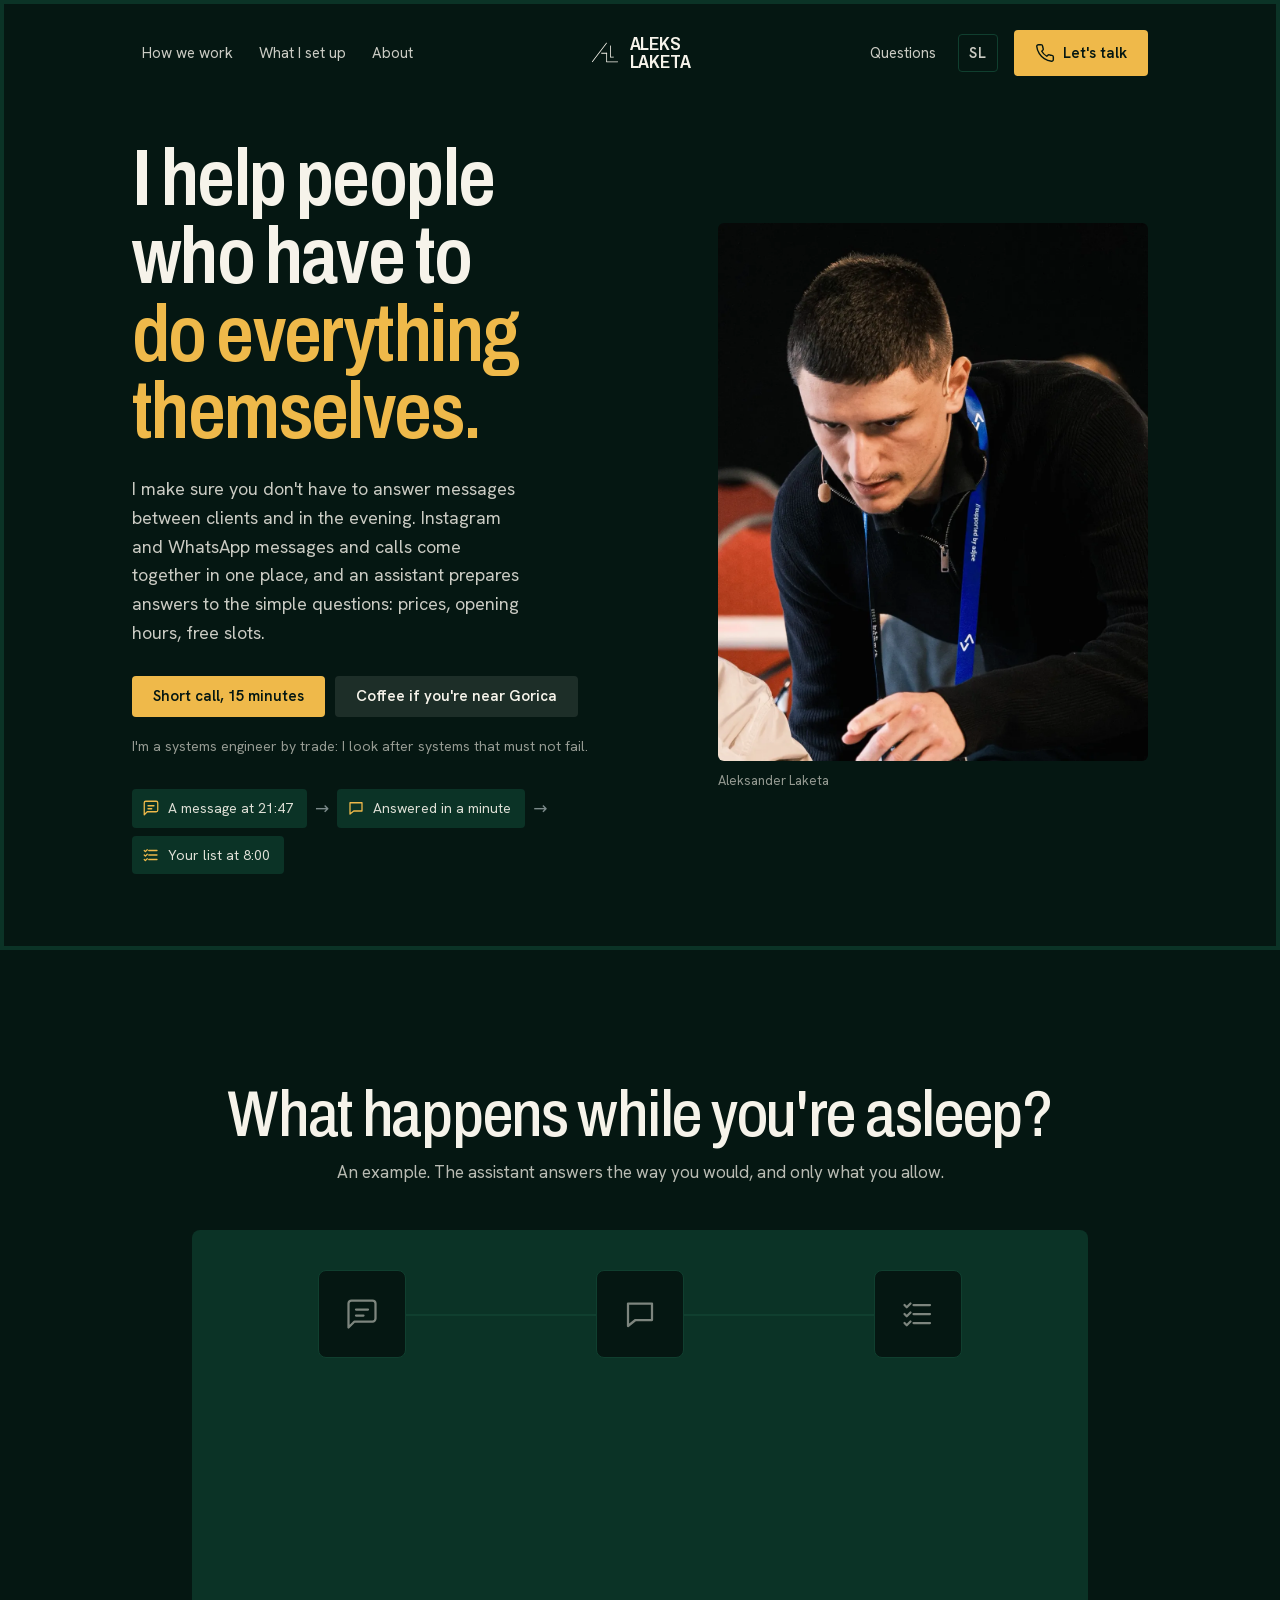
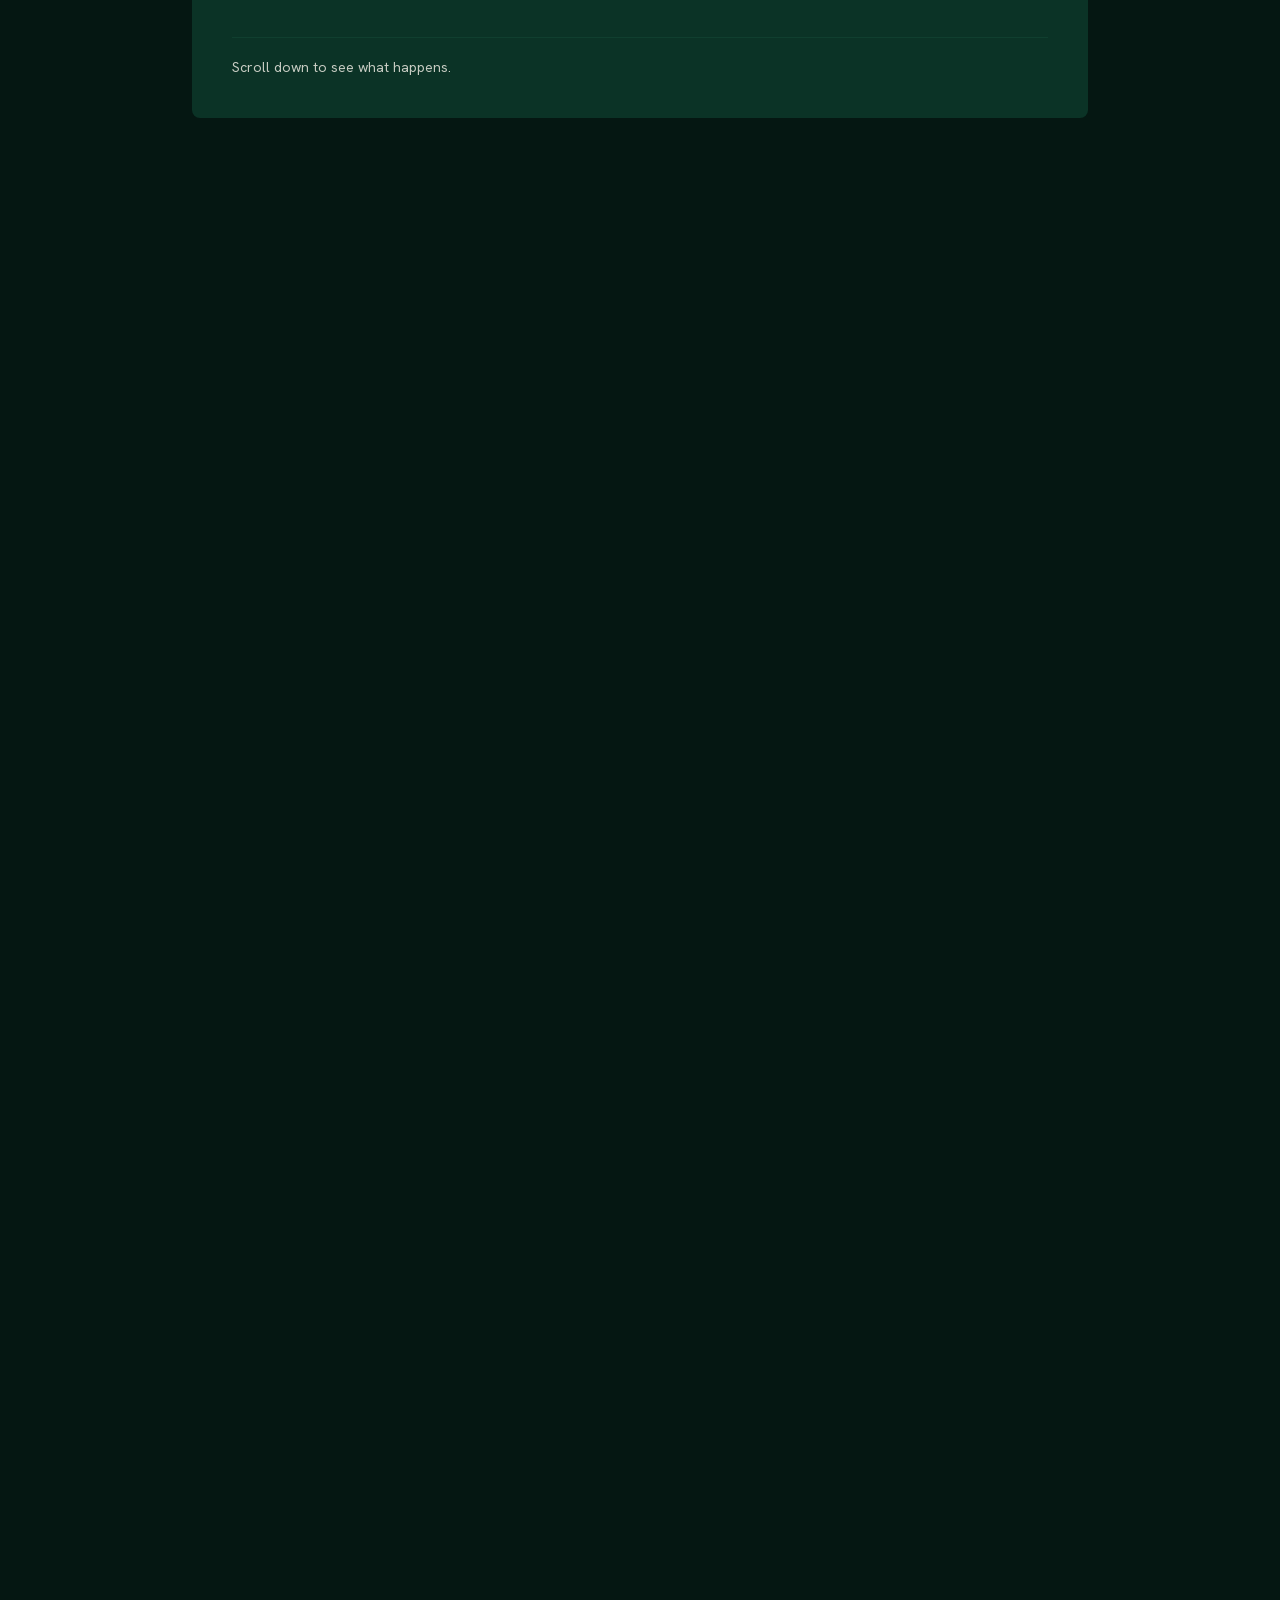
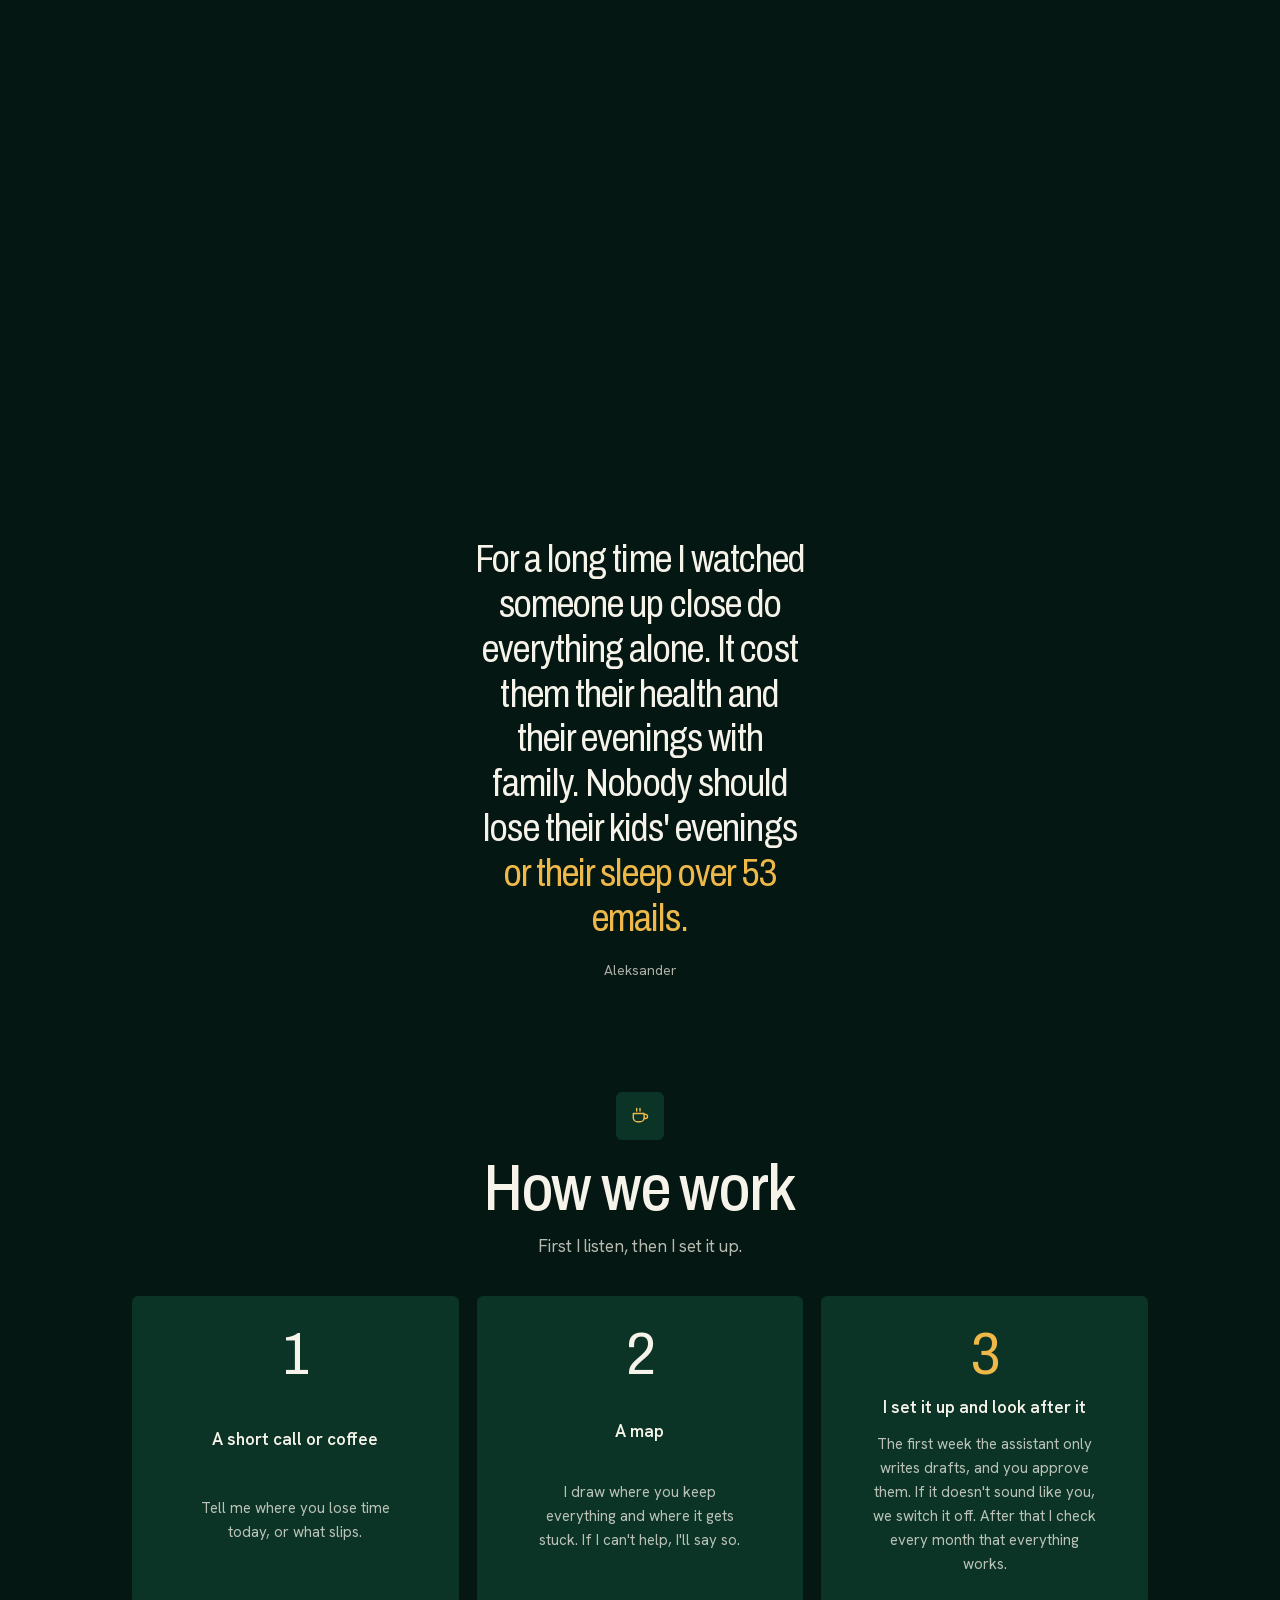
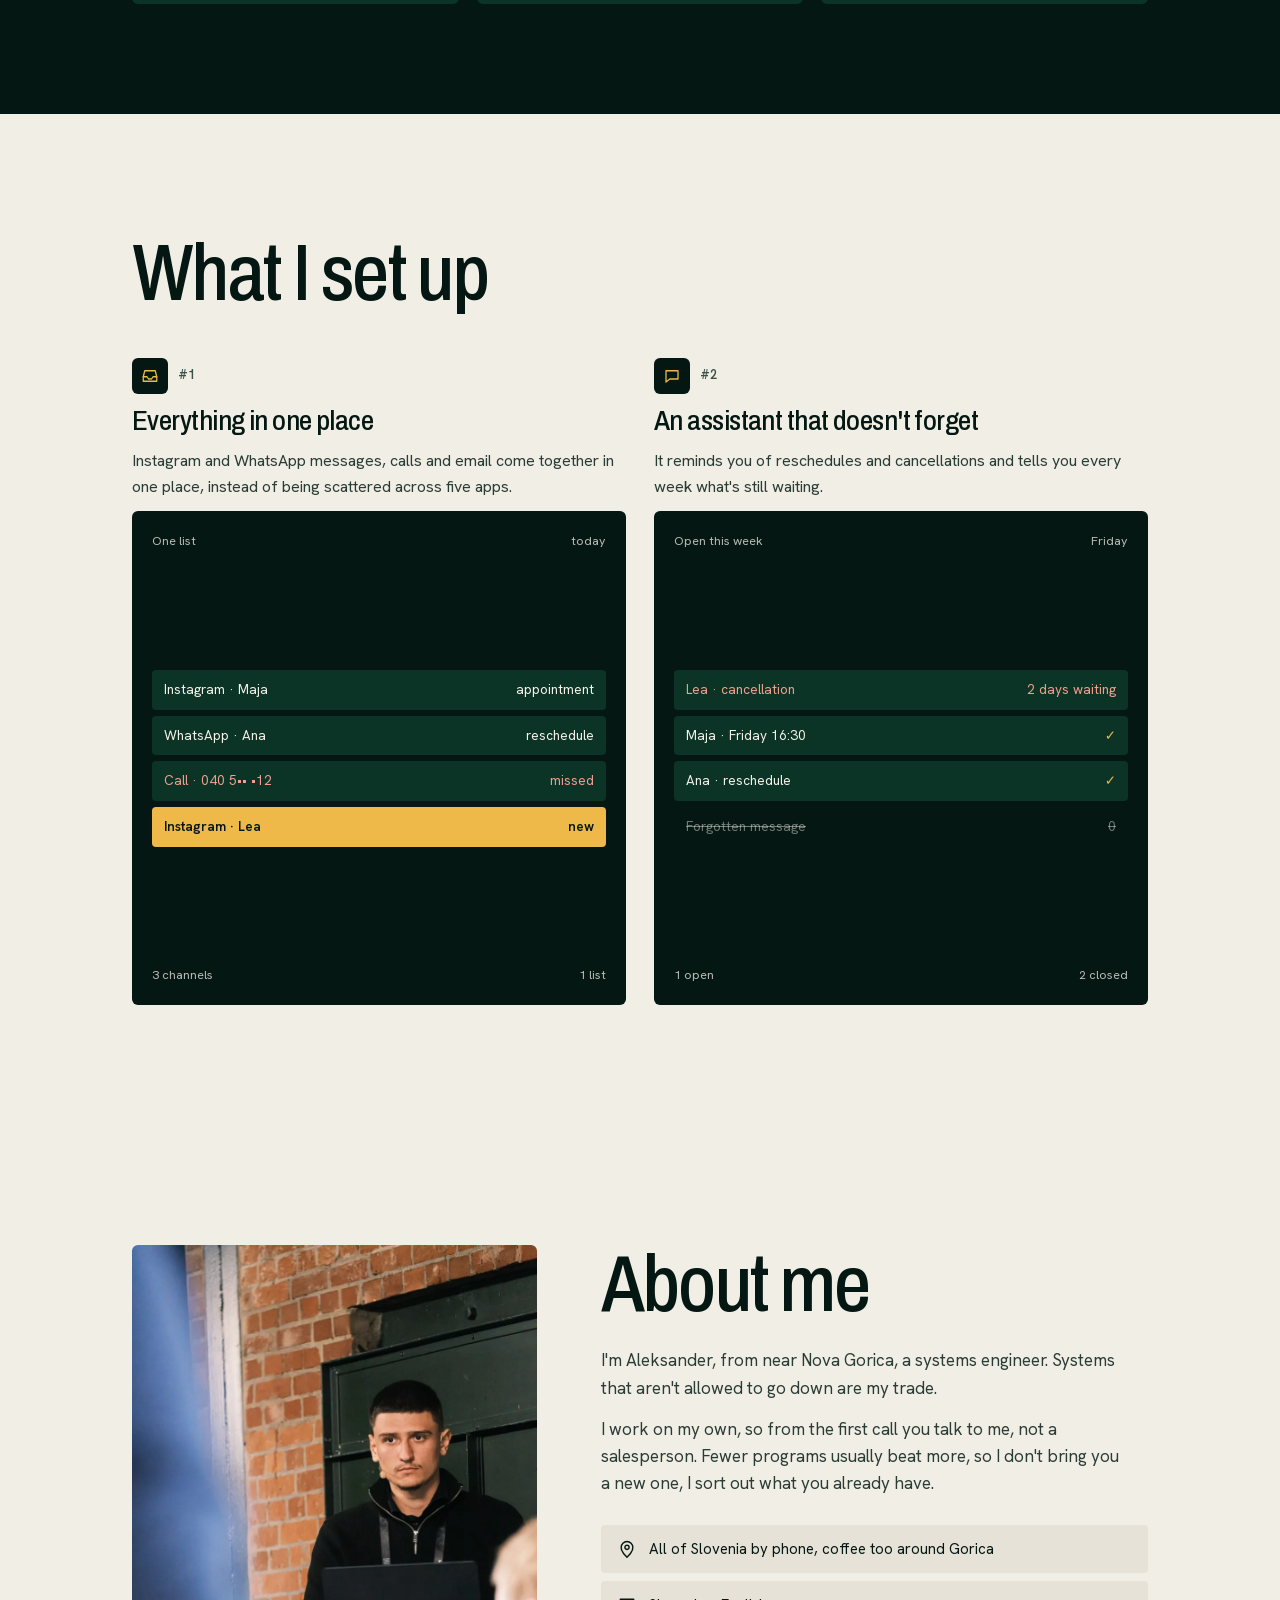
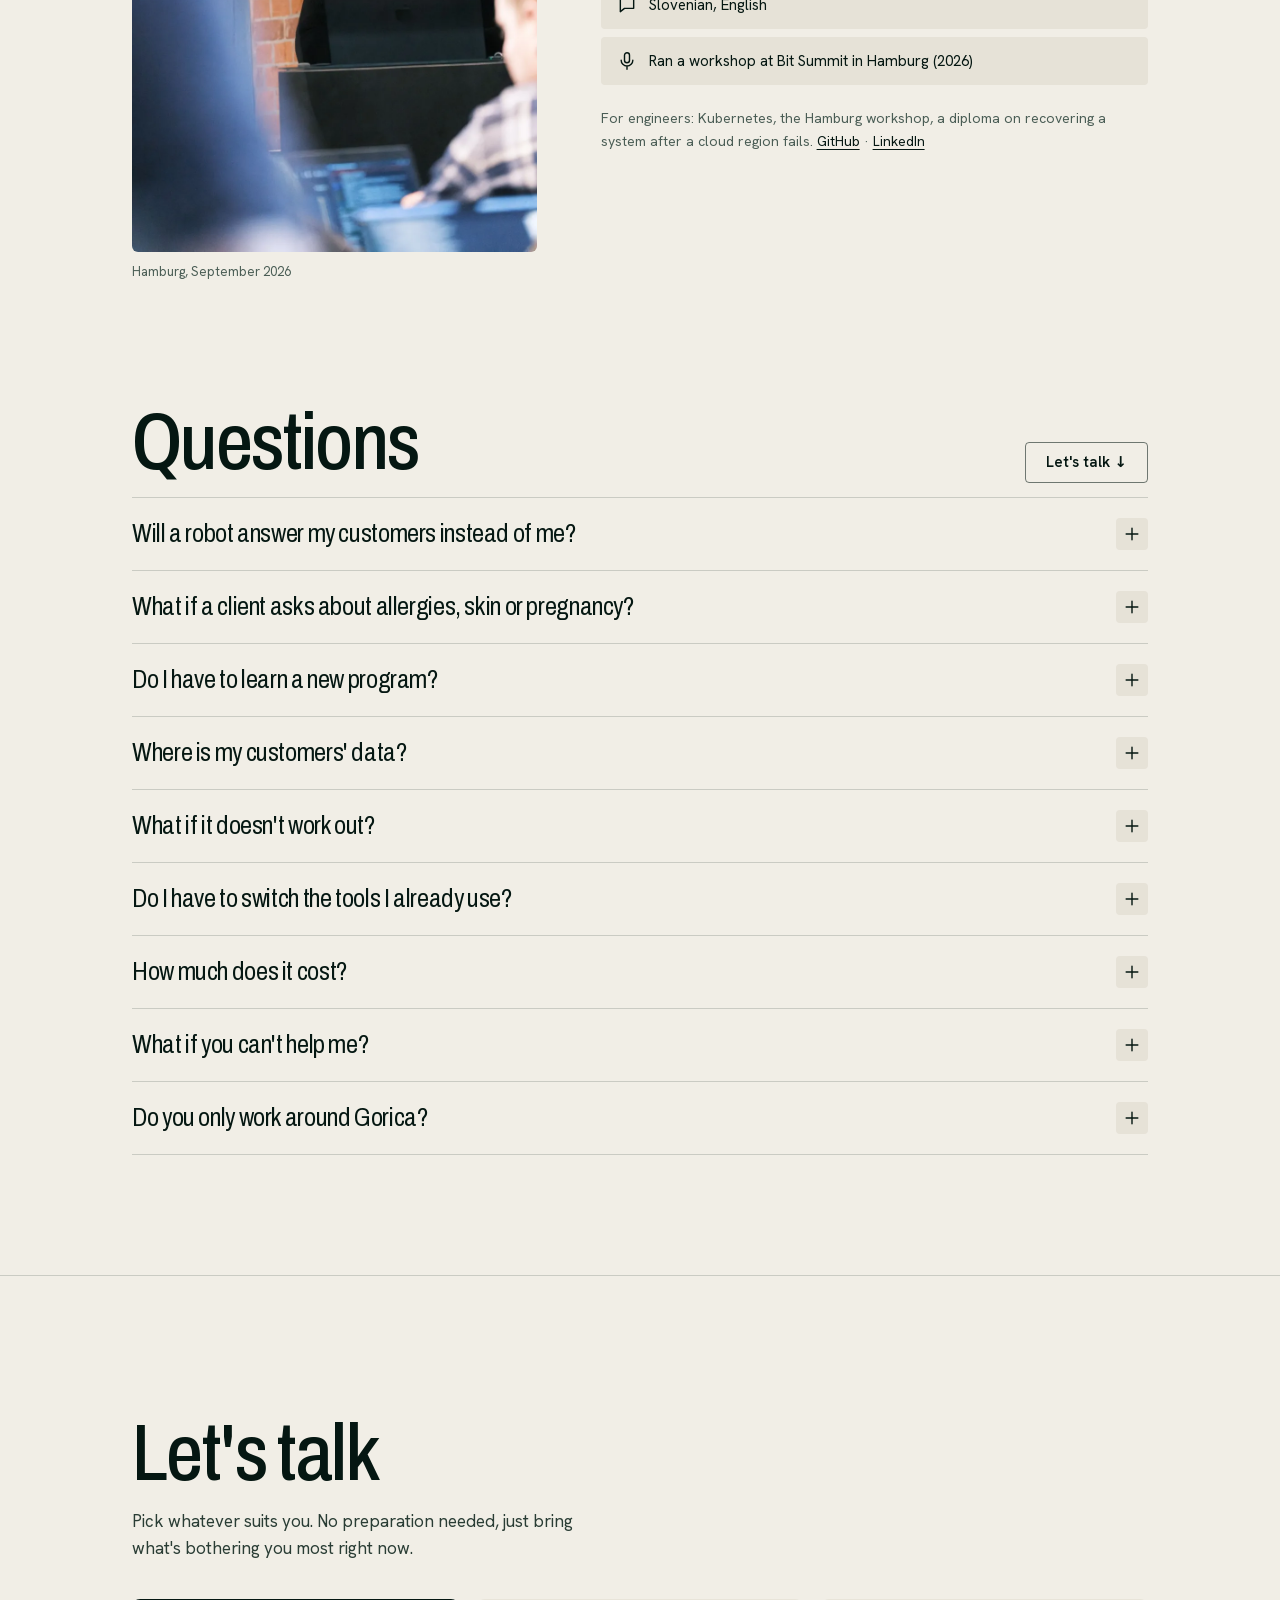
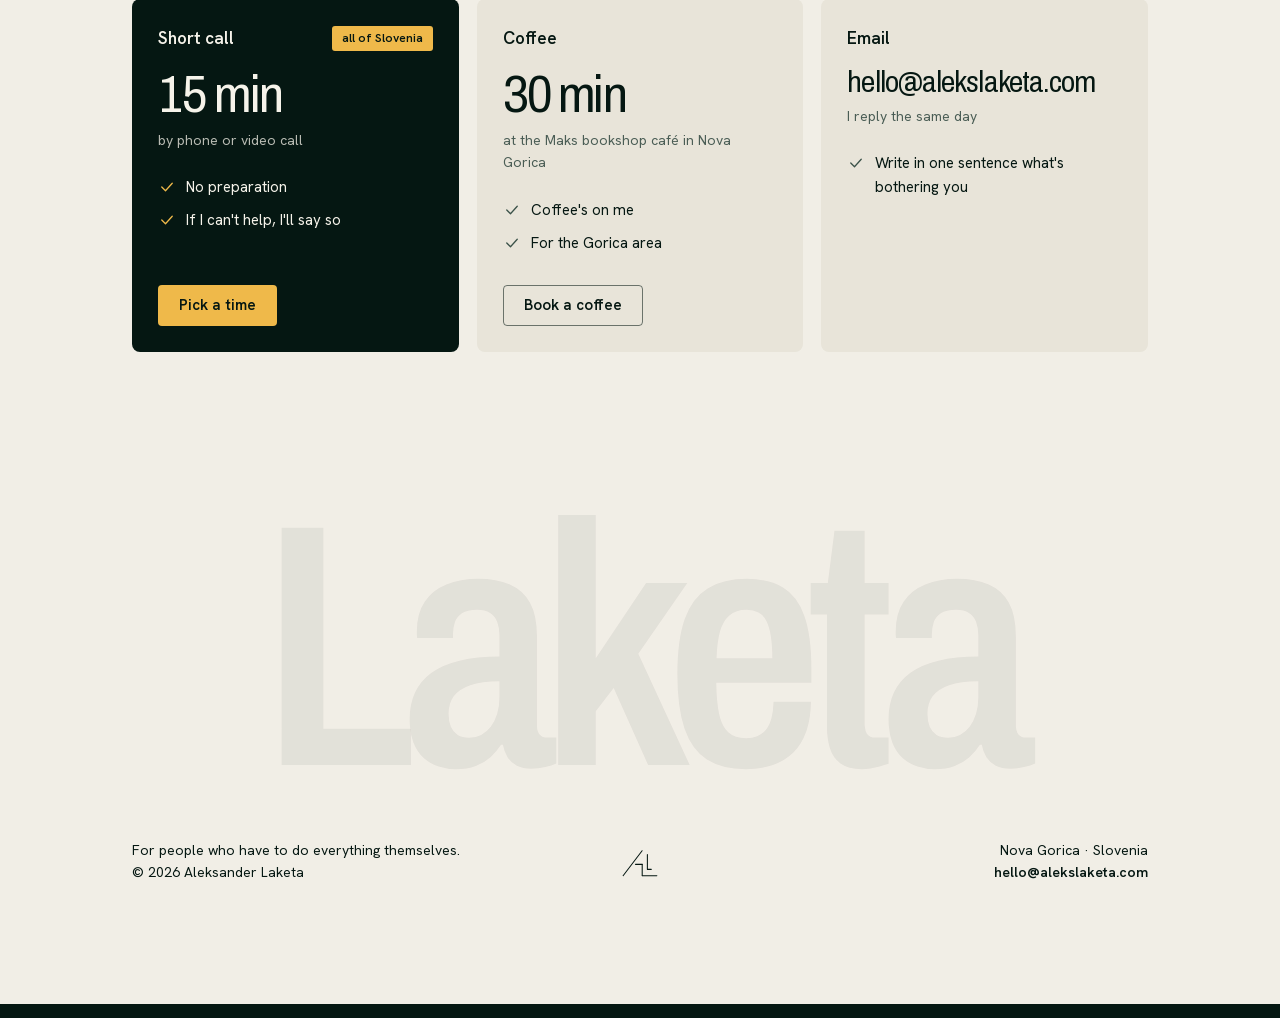
<file: en/saloni/index.html>
<!doctype html>
<html lang="en">
<head>
<meta charset="utf-8">
<meta name="viewport" content="width=device-width,initial-scale=1">
<title>A digital assistant for salons · Aleks Laketa</title>
<meta name="description" content="I make sure you don&#x27;t have to answer messages between clients and in the evening. Instagram and WhatsApp messages and calls come together in one place, and an assistant prepares answers to the simple questions: prices, opening hours, free slots.">
<meta name="theme-color" content="#051712">
<link rel="canonical" href="https://alekslaketa.com/en/saloni/">
<link rel="alternate" hreflang="en" href="https://alekslaketa.com/en/saloni/">
<link rel="alternate" hreflang="sl" href="https://alekslaketa.com/sl/saloni/">
<link rel="alternate" hreflang="x-default" href="https://alekslaketa.com/sl/saloni/">
<link rel="icon" href="/assets/favicon.svg" type="image/svg+xml">
<link rel="apple-touch-icon" href="/assets/apple-touch-icon.png">
<link rel="preload" href="/assets/helping.webp" as="image" type="image/webp" fetchpriority="high">
<link rel="preload" href="/assets/fonts/archivo-latin-ad60be.woff2" as="font" type="font/woff2" crossorigin>
<link rel="preload" href="/assets/fonts/hanken-grotesk-latin-757962.woff2" as="font" type="font/woff2" crossorigin>
<meta property="og:type" content="website">
<meta property="og:site_name" content="Aleks Laketa">
<meta property="og:locale" content="en_GB">
<meta property="og:title" content="A digital assistant for salons · Aleks Laketa">
<meta property="og:description" content="I make sure you don&#x27;t have to answer messages between clients and in the evening. Instagram and WhatsApp messages and calls come together in one place, and an assistant prepares answers to the simple questions: prices, opening hours, free slots.">
<meta property="og:url" content="https://alekslaketa.com/en/saloni/">
<meta property="og:image" content="https://alekslaketa.com/assets/og-en.png">
<meta property="og:image:width" content="1200">
<meta property="og:image:height" content="630">
<meta name="twitter:card" content="summary_large_image">
<script type="application/ld+json">{"@context": "https://schema.org", "@graph": [{"@type": "ProfessionalService", "@id": "https://alekslaketa.com/#service", "name": "Aleks Laketa", "url": "https://alekslaketa.com/en/", "email": "hello@alekslaketa.com", "image": "https://alekslaketa.com/assets/helping.jpg", "areaServed": {"@type": "Country", "name": "Slovenia"}, "address": {"@type": "PostalAddress", "addressLocality": "Nova Gorica", "addressCountry": "SI"}, "founder": {"@id": "https://alekslaketa.com/#aleksander"}, "knowsLanguage": ["sl", "en"]}, {"@type": "Person", "@id": "https://alekslaketa.com/#aleksander", "name": "Aleksander Laketa", "jobTitle": "Systems engineer", "sameAs": ["https://www.linkedin.com/in/aleksander-laketa", "https://github.com/0Aleksander"]}, {"@type": "WebPage", "url": "https://alekslaketa.com/en/saloni/", "name": "A digital assistant for salons · Aleks Laketa", "description": "I make sure you don't have to answer messages between clients and in the evening. Instagram and WhatsApp messages and calls come together in one place, and an assistant prepares answers to the simple questions: prices, opening hours, free slots.", "inLanguage": "en", "about": {"@id": "https://alekslaketa.com/#service"}}]}</script>
<style>
@font-face { font-family: 'Archivo'; font-style: normal; font-weight: 400 700; font-stretch: 75% 100%; font-display: swap; src: url(/assets/fonts/archivo-latin-ext-8ec073.woff2) format('woff2'); unicode-range: U+0100-02BA, U+02BD-02C5, U+02C7-02CC, U+02CE-02D7, U+02DD-02FF, U+0304, U+0308, U+0329, U+1D00-1DBF, U+1E00-1E9F, U+1EF2-1EFF, U+2020, U+20A0-20AB, U+20AD-20C4, U+2113, U+2C60-2C7F, U+A720-A7FF; }
@font-face { font-family: 'Archivo'; font-style: normal; font-weight: 400 700; font-stretch: 75% 100%; font-display: swap; src: url(/assets/fonts/archivo-latin-ad60be.woff2) format('woff2'); unicode-range: U+0000-00FF, U+0131, U+0152-0153, U+02BB-02BC, U+02C6, U+02DA, U+02DC, U+0304, U+0308, U+0329, U+2000-206F, U+20AC, U+2122, U+2191, U+2193, U+2212, U+2215, U+FEFF, U+FFFD; }
@font-face { font-family: 'Hanken Grotesk'; font-style: normal; font-weight: 400; font-display: swap; src: url(/assets/fonts/hanken-grotesk-latin-ext-c95efb.woff2) format('woff2'); unicode-range: U+0100-02BA, U+02BD-02C5, U+02C7-02CC, U+02CE-02D7, U+02DD-02FF, U+0304, U+0308, U+0329, U+1D00-1DBF, U+1E00-1E9F, U+1EF2-1EFF, U+2020, U+20A0-20AB, U+20AD-20C4, U+2113, U+2C60-2C7F, U+A720-A7FF; }
@font-face { font-family: 'Hanken Grotesk'; font-style: normal; font-weight: 400; font-display: swap; src: url(/assets/fonts/hanken-grotesk-latin-757962.woff2) format('woff2'); unicode-range: U+0000-00FF, U+0131, U+0152-0153, U+02BB-02BC, U+02C6, U+02DA, U+02DC, U+0304, U+0308, U+0329, U+2000-206F, U+20AC, U+2122, U+2191, U+2193, U+2212, U+2215, U+FEFF, U+FFFD; }
@font-face { font-family: 'Hanken Grotesk'; font-style: normal; font-weight: 500; font-display: swap; src: url(/assets/fonts/hanken-grotesk-latin-ext-c95efb.woff2) format('woff2'); unicode-range: U+0100-02BA, U+02BD-02C5, U+02C7-02CC, U+02CE-02D7, U+02DD-02FF, U+0304, U+0308, U+0329, U+1D00-1DBF, U+1E00-1E9F, U+1EF2-1EFF, U+2020, U+20A0-20AB, U+20AD-20C4, U+2113, U+2C60-2C7F, U+A720-A7FF; }
@font-face { font-family: 'Hanken Grotesk'; font-style: normal; font-weight: 500; font-display: swap; src: url(/assets/fonts/hanken-grotesk-latin-757962.woff2) format('woff2'); unicode-range: U+0000-00FF, U+0131, U+0152-0153, U+02BB-02BC, U+02C6, U+02DA, U+02DC, U+0304, U+0308, U+0329, U+2000-206F, U+20AC, U+2122, U+2191, U+2193, U+2212, U+2215, U+FEFF, U+FFFD; }
@font-face { font-family: 'Hanken Grotesk'; font-style: normal; font-weight: 600; font-display: swap; src: url(/assets/fonts/hanken-grotesk-latin-ext-c95efb.woff2) format('woff2'); unicode-range: U+0100-02BA, U+02BD-02C5, U+02C7-02CC, U+02CE-02D7, U+02DD-02FF, U+0304, U+0308, U+0329, U+1D00-1DBF, U+1E00-1E9F, U+1EF2-1EFF, U+2020, U+20A0-20AB, U+20AD-20C4, U+2113, U+2C60-2C7F, U+A720-A7FF; }
@font-face { font-family: 'Hanken Grotesk'; font-style: normal; font-weight: 600; font-display: swap; src: url(/assets/fonts/hanken-grotesk-latin-757962.woff2) format('woff2'); unicode-range: U+0000-00FF, U+0131, U+0152-0153, U+02BB-02BC, U+02C6, U+02DA, U+02DC, U+0304, U+0308, U+0329, U+2000-206F, U+20AC, U+2122, U+2191, U+2193, U+2212, U+2215, U+FEFF, U+FFFD; }


:root{
  --ink:#051712;     
  --ink2:#0b3326;    
  --ink3:#103f2f;    
  --paper:#F1EEE6;   
  --cream:#F6F3EA;   
  --gold:#EFB94A;    
  --mut:#7c8a8a;     
  --rule:rgba(5,23,18,.16);
  --display:"Archivo","Avenir Next Condensed","Avenir Next",system-ui,sans-serif;
  --body:"Hanken Grotesk","Avenir Next",system-ui,sans-serif;
  --r:6px;
  color-scheme:dark;
}
*{box-sizing:border-box}
body{margin:0;background:var(--ink);color:var(--cream);font-family:var(--body);font-size:17px;line-height:1.6;-webkit-font-smoothing:antialiased}
a{color:inherit;text-decoration:none}
a:focus-visible,button:focus-visible,summary:focus-visible{outline:2px solid var(--gold);outline-offset:3px;border-radius:4px}
img{display:block;max-width:100%;height:auto}
p{margin:0}
h1,h2,h3{margin:0;font-family:var(--display);font-stretch:82%;letter-spacing:-.02em;text-wrap:balance}
.wrap{max-width:1080px;margin:0 auto;padding-inline:clamp(16px,4vw,32px)}
.label{font-size:12.5px;font-weight:600;letter-spacing:.08em;text-transform:uppercase}
.ic{width:20px;height:20px;flex:none;fill:none;stroke:currentColor;stroke-width:1.7;stroke-linecap:round;stroke-linejoin:round}
.photo{border-radius:var(--r);width:100%}


.btn{display:inline-flex;align-items:center;gap:8px;padding:12px 20px;border-radius:4px;font-family:var(--body);font-weight:600;font-size:15px;line-height:1;border:1.5px solid transparent;cursor:pointer;transition:background .2s,color .2s,transform .2s}
.btn:hover{transform:translateY(-1px)}
.btn-gold{background:var(--gold);color:var(--ink)}
.btn-gold:hover{background:#f6cb6e}
.btn-ghost{background:rgba(246,243,234,.1);color:var(--cream)}
.btn-ghost:hover{background:rgba(246,243,234,.18)}
.btn-line{border-color:rgba(5,23,18,.55);color:var(--ink)}
.btn-line:hover{background:var(--ink);color:var(--paper);border-color:var(--ink)}
.btn-dark{background:var(--ink);color:var(--paper)}
.btn-dark:hover{background:var(--ink3)}


.hero{border:4px solid var(--ink2)}
nav{display:grid;grid-template-columns:1fr auto 1fr;align-items:center;gap:32px;padding-block:26px 8px}
nav .side{display:flex;align-items:center;gap:6px}
nav .side.r{justify-content:flex-end}
nav .side.r .btn{margin-left:10px}
nav .side a:not(.btn){font-size:15px;color:rgba(246,243,234,.82);padding:6px 10px;border-radius:4px;transition:background .2s}
nav .side a:not(.btn):hover{background:rgba(246,243,234,.08);color:var(--cream)}
.mark{display:flex;align-items:center;gap:10px;font-family:var(--display);font-stretch:80%;font-weight:600;font-size:19px;line-height:.95;letter-spacing:-.01em;text-transform:uppercase}
.mark svg{width:30px;height:30px}
.hero-grid{display:grid;grid-template-columns:1.1fr .9fr;gap:clamp(28px,5vw,60px);align-items:center;padding-block:56px 72px}
.hero-grid>div{min-width:0}
.hero h1{font-size:clamp(54px,7.8vw,108px);line-height:.94;font-weight:600;font-stretch:78%}
.hero h1 em{font-style:normal;color:var(--gold)}
.hero .lead{margin-top:24px;max-width:40ch;color:rgba(246,243,234,.82);font-size:18px}
.hero .ctas{display:flex;flex-wrap:wrap;gap:10px;margin-top:28px}
.chips{display:flex;flex-wrap:wrap;gap:8px;margin-top:32px}
.chip{display:inline-flex;align-items:center;gap:8px;padding:8px 14px 8px 10px;border-radius:4px;background:var(--ink2);font-size:14px;color:rgba(246,243,234,.9)}
.chip .ic{width:18px;height:18px;color:var(--gold)}
.chip-arrow{align-self:center;color:var(--mut)}
.hero figure{margin:0}
.hero figcaption{margin-top:10px;font-size:13px;color:rgba(246,243,234,.6)}


.flow{padding-block:clamp(72px,10vw,120px) 24px;text-align:center}
.flow h2,.report h2{font-size:clamp(40px,5.6vw,64px);font-weight:500;line-height:1.02}
.flow .sub,.report .sub{margin-top:12px;color:rgba(246,243,234,.75)}
.widget{position:relative;margin:44px auto 0;max-width:920px;background:var(--ink2);border-radius:8px;padding:clamp(22px,4vw,40px);text-align:left}
.track{position:absolute;left:16.6%;right:16.6%;top:calc(clamp(22px,4vw,40px) + 44px);height:2px;background:var(--ink3);border-radius:2px}
.track .fill{position:absolute;left:0;top:0;bottom:0;width:0;background:var(--gold);border-radius:2px;transition:width .9s ease}
.track .dot{position:absolute;top:50%;left:0;width:12px;height:12px;margin:-6px 0 0 -6px;border-radius:50%;background:var(--gold);box-shadow:0 0 0 6px rgba(239,185,74,.18);transition:left .9s ease}
.stages{position:relative;display:grid;grid-template-columns:repeat(3,1fr);gap:18px}
.stage{display:grid;justify-items:center;gap:14px;text-align:center;min-width:0}
.bubble-ic{width:88px;height:88px;border-radius:8px;display:grid;place-items:center;background:var(--ink);border:1.5px solid var(--ink3);color:rgba(246,243,234,.5);transition:background .4s,color .4s,border-color .4s,transform .4s}
.bubble-ic .ic{width:36px;height:36px;stroke-width:1.5}
.stage.on .bubble-ic{background:var(--cream);color:var(--ink);border-color:var(--cream)}
.stage.done .bubble-ic{background:var(--gold);color:var(--ink);border-color:var(--gold)}
.stage.ring .bubble-ic{animation:ring .6s ease-in-out 2}
@keyframes ring{0%,100%{transform:rotate(0)}20%{transform:rotate(-12deg)}40%{transform:rotate(10deg)}60%{transform:rotate(-8deg)}80%{transform:rotate(6deg)}}
.stage .t{font-family:var(--display);font-stretch:82%;font-weight:500;font-size:22px;font-variant-numeric:tabular-nums;color:rgba(246,243,234,.55);transition:color .4s}
.stage.on .t,.stage.done .t{color:var(--cream)}
.stage h3{font-size:19px;font-weight:500;letter-spacing:-.01em}
.stage .card{width:100%;max-width:260px;min-height:96px;border-radius:6px;background:var(--ink);padding:14px;font-size:14px;line-height:1.45;color:rgba(246,243,234,.85);opacity:.35;transform:translateY(6px);transition:opacity .5s,transform .5s;text-align:left}
.stage.on .card,.stage.done .card{opacity:1;transform:none}
.card .row{display:flex;justify-content:space-between;gap:8px;align-items:center}
.card .miss{color:#f0a08d;font-weight:600}
.card u{color:var(--gold);text-underline-offset:3px}
.card .slot{margin-top:6px;padding:7px 10px;border-radius:4px;background:var(--ink2);display:flex;justify-content:space-between;font-size:13px}
.card .slot.new{background:var(--ink3);transition:background .4s,color .4s}
.stage.done .card .slot.new{background:var(--gold);color:var(--ink);font-weight:600}
.typing{display:inline-flex;gap:4px}
.typing i{width:6px;height:6px;border-radius:50%;background:rgba(246,243,234,.6);animation:blink 1s infinite}
.typing i:nth-child(2){animation-delay:.15s}.typing i:nth-child(3){animation-delay:.3s}
@keyframes blink{0%,100%{opacity:.25}50%{opacity:1}}
.widget .status{margin-top:26px;display:flex;justify-content:space-between;gap:12px;align-items:center;flex-wrap:wrap;padding-top:18px;border-top:1px solid var(--ink3);font-size:14px;color:rgba(246,243,234,.8)}
.widget .status b{color:var(--gold);font-weight:600}
.replay{background:transparent;border:1.5px solid var(--ink3);color:var(--cream);padding:8px 14px;border-radius:4px;font:600 13px var(--body);cursor:pointer}
.replay:hover{background:var(--ink3)}
@media (prefers-reduced-motion:reduce){*{transition:none!important;animation:none!important}}


.report{text-align:center;padding-block:clamp(72px,10vw,110px)}
.report .ico{width:48px;height:48px;margin:0 auto 16px;border-radius:6px;background:var(--ink2);display:grid;place-items:center;color:var(--gold)}
.cards{display:grid;grid-template-columns:repeat(3,1fr);gap:18px;margin-top:36px}
.scard{border-radius:var(--r);background:var(--ink2);padding:28px 20px;display:grid;justify-items:center;gap:10px}
.scard .ic{width:26px;height:26px;color:rgba(246,243,234,.7)}
.scard .k{font-size:14px;color:rgba(246,243,234,.85)}
.scard .big{font-family:var(--display);font-stretch:82%;font-weight:400;font-size:60px;line-height:1;letter-spacing:-.03em;font-variant-numeric:tabular-nums}
.scard.gold .big{color:var(--gold)}
.scard .pill{font-size:12.5px;font-weight:600;background:rgba(246,243,234,.12);padding:5px 12px;border-radius:4px}
.report .foot{margin-top:16px;color:rgba(246,243,234,.72);font-size:14px}


.paper{background:var(--paper);color:var(--ink)}
.paper .wrap{padding-block:clamp(72px,10vw,120px)}
.paper.rounded{border-radius:0}
.sec-title{font-size:clamp(48px,6.4vw,80px);font-weight:500;line-height:1;font-stretch:78%}
.feats{display:grid;grid-template-columns:repeat(3,1fr);gap:40px 28px;margin-top:44px}
.feat{display:flex;flex-direction:column;gap:12px;min-width:0}
.feat .head{display:flex;align-items:center;gap:10px}
.feat .badge{width:36px;height:36px;border-radius:6px;background:var(--ink);color:var(--gold);display:grid;place-items:center}
.feat .badge .ic{width:18px;height:18px}
.feat .num{font-size:13px;font-weight:600;color:#3b5249}
.feat h3{font-size:28px;font-weight:500;line-height:1.1}
.feat p{font-size:16px;color:#2a3d35}
.panel{margin-top:auto;aspect-ratio:1/1;background:var(--ink);color:var(--cream);border-radius:var(--r);padding:20px;display:flex;flex-direction:column;justify-content:space-between;gap:12px}
.panel .meta{display:flex;justify-content:space-between;font-size:12.5px;color:rgba(246,243,234,.75)}
.panel .lines{display:grid;gap:6px;font-size:13.5px}
.panel .lines div{display:flex;justify-content:space-between;gap:10px;padding:9px 12px;background:var(--ink2);border-radius:4px}
.panel .lines .miss{color:#f0a08d}
.panel .lines .gold{background:var(--gold);color:var(--ink);font-weight:600}
.panel .lines .no{color:rgba(246,243,234,.45);text-decoration:line-through;background:transparent}
.panel .msg{background:var(--ink2);padding:12px 14px;font-size:15px;line-height:1.45;border-radius:6px 6px 6px 2px}
.panel .msg u{color:var(--gold);text-underline-offset:3px}
.panel .one{font-family:var(--display);font-stretch:82%;font-weight:400;font-size:clamp(120px,14vw,170px);line-height:.8;color:var(--gold);text-align:center}
.tick{color:var(--gold);font-weight:700}


.about{display:grid;grid-template-columns:.85fr 1.15fr;gap:clamp(28px,5vw,64px);align-items:start}
.about>div{min-width:0}
.about figure{margin:0}
.about figcaption,.band figcaption{margin-top:10px;font-size:13px;color:#4a5d55}
.about .body{display:grid;gap:14px;margin-top:22px;max-width:52ch;color:#2a3d35}
.facts{margin-top:28px;display:grid;gap:8px}
.facts div{display:flex;align-items:center;gap:12px;padding:12px 16px;background:#e6e2d7;border-radius:4px;font-size:15px}
.facts .ic{color:var(--ink)}


.band{padding-block:clamp(56px,8vw,96px)}
.band figure{margin:0}
.band figcaption{color:rgba(246,243,234,.6)}
.band blockquote{margin:32px 0 0;max-width:30ch}
.band blockquote p{font-family:var(--display);font-stretch:82%;font-weight:400;font-size:clamp(32px,4.6vw,56px);line-height:1.05;letter-spacing:-.025em}
.band blockquote p em{font-style:normal;color:var(--gold)}
.band cite{display:block;margin-top:14px;font-style:normal;font-size:14px;color:rgba(246,243,234,.7)}


.faq-head{display:flex;justify-content:space-between;align-items:flex-end;gap:16px;padding-bottom:14px}
details{border-top:1px solid var(--rule)}
details:last-child{border-bottom:1px solid var(--rule)}
summary{list-style:none;font-stretch:82%;display:flex;justify-content:space-between;gap:16px;align-items:center;padding:20px 0;cursor:pointer;font-family:var(--display);font-weight:400;font-size:clamp(20px,2.4vw,25px);line-height:1.2;letter-spacing:-.015em}
summary::-webkit-details-marker{display:none}
summary .pm{width:32px;height:32px;border-radius:4px;background:#e6e2d7;display:grid;place-items:center;flex:none;transition:transform .25s}
details[open] summary .pm{transform:rotate(45deg)}
details p{padding:0 0 22px;max-width:64ch;color:#2a3d35}


.tags{display:flex;flex-wrap:wrap;gap:8px}
.tags span{border:1.5px solid rgba(5,23,18,.4);padding:4px 12px;border-radius:4px;font-size:13px;font-weight:600}
.price-head{display:flex;justify-content:space-between;align-items:flex-end;gap:20px;flex-wrap:wrap;margin-top:18px}
.price-head p{max-width:46ch;margin-top:14px;color:#2a3d35}
.tiers{display:grid;grid-template-columns:repeat(3,1fr);gap:18px;margin-top:36px}
.tier{display:flex;flex-direction:column;gap:6px;padding:26px;border-radius:8px;background:#e8e4d9;min-width:0}
.tier.hi{background:var(--ink);color:var(--cream)}
.tier .top{display:flex;gap:10px;align-items:center;font-weight:600}
.tier .top i{font-style:normal;font-size:12px;font-weight:600;background:var(--gold);color:var(--ink);padding:3px 10px;border-radius:3px;margin-left:auto}
.tier .amt{font-family:var(--display);font-stretch:82%;font-weight:400;font-size:clamp(40px,4.4vw,52px);line-height:1.1;letter-spacing:-.03em;margin-top:8px;font-variant-numeric:tabular-nums}
.tier .per{font-size:14px;color:#4a5d55}
.tier.hi .per{color:rgba(246,243,234,.75)}
.tier ul{list-style:none;padding:0;margin:18px 0 24px;display:grid;gap:9px;font-size:15px}
.tier li{display:grid;grid-template-columns:20px 1fr;gap:8px;align-items:start}
.tier li .ic{width:18px;height:18px;margin-top:3px;color:#3b5249}
.tier.hi li .ic{color:var(--gold)}
.tier .btn{align-self:flex-start;margin-top:auto}
.small-note{margin-top:20px;font-size:14px;color:#4a5d55}


.foot{position:relative;overflow:hidden;padding-top:40px}
.ghost{font-family:var(--display);font-weight:600;font-stretch:75%;font-size:clamp(120px,27vw,360px);line-height:.8;text-align:center;color:rgba(5,23,18,.06);letter-spacing:-.05em;user-select:none;margin-bottom:-.2em}
.foot-row{position:relative;display:grid;grid-template-columns:1fr auto 1fr;align-items:end;gap:20px;padding-block:20px 28px;font-size:14px}
.foot-row .r{text-align:right}
.foot-row .mail{user-select:all;font-weight:600}
.foot-row svg{width:40px;height:40px}
.bar{height:14px;background:var(--ink)}

@media (max-width:420px){nav .btn .ic{display:none}nav .btn{padding:10px 14px}}
@media (max-width:860px){
  nav{grid-template-columns:1fr auto}
  nav .side.l{display:none}
  nav .side.r a:not(.btn){display:none}
  .mark{order:-1}
  .hero-grid,.about{grid-template-columns:1fr}
  .cards,.feats,.tiers{grid-template-columns:1fr}
  .stages{grid-template-columns:1fr;gap:28px}
  .track{display:none}
  .stage{grid-template-columns:auto 1fr;justify-items:start;text-align:left;column-gap:16px;row-gap:8px}
  .stage .bubble-ic{grid-row:span 3;width:64px;height:64px}
  .stage .bubble-ic .ic{width:28px;height:28px}
  .stage .card{max-width:none}
  .panel{aspect-ratio:auto;min-height:260px}
  .foot-row{grid-template-columns:1fr;justify-items:start}
  .foot-row .r{text-align:left}
}


body:not(.en) .t-en{display:none!important}
body.en .t-sl{display:none!important}
.hero h1.long{font-size:clamp(44px,6.2vw,88px);line-height:.98}
.langbtn{all:unset;cursor:pointer;font-size:13px;font-weight:600;letter-spacing:.06em;padding:6px 10px;border-radius:4px;color:rgba(246,243,234,.82);border:1px solid var(--ink3);margin-left:6px}
.langbtn:hover{background:rgba(246,243,234,.08)}
.langbtn:focus-visible{outline:2px solid var(--gold);outline-offset:3px}
.ph{outline:1.5px dashed var(--gold);outline-offset:6px;border-radius:2px}
.scard .k{font-size:17px;color:var(--cream)}
.step-p{font-size:15px;color:rgba(246,243,234,.75);max-width:28ch;margin:0 auto}
.eng{margin-top:22px;font-size:14px;color:#4a5d55}
.eng a{text-decoration:underline;text-underline-offset:3px;color:var(--ink)}
.tier .amt{overflow-wrap:anywhere}
@media (max-width:860px){nav .side.r .langbtn{display:inline-block}}
.feats.two{grid-template-columns:repeat(2,1fr)}
@media (max-width:860px){.feats.two{grid-template-columns:1fr}}
.why{padding-block:clamp(48px,7vw,88px) 0}
.why blockquote{margin:0 auto;max-width:34ch;text-align:center}
.why blockquote p{font-size:clamp(24px,3.2vw,38px);line-height:1.18}
.why cite{margin-top:18px}
.tel{font-family:var(--display);font-stretch:82%;font-size:24px;margin-top:4px;user-select:all}
.tel a{color:inherit}
.cred{margin-top:18px;font-size:14px;color:rgba(246,243,234,.6)}


.flow.js .stage .t,.flow.js .stage h3,.flow.js .stage .card{transition:opacity .5s ease,transform .5s ease,color .4s}
.flow.js .stage.pending .t,.flow.js .stage.pending h3,.flow.js .stage.pending .card{opacity:0;transform:translateY(24px)}
.flow.js .track .fill,.flow.js .track .dot{transition:width .15s linear,left .15s linear}
@media (min-width:861px) and (min-height:760px) and (prefers-reduced-motion:no-preference){
  .flow.js{padding-block:0}
  .flow.js .flow-scroll{height:300vh}
  .flow.js .flow-pin{position:sticky;top:0;height:100vh;display:flex;flex-direction:column;justify-content:center}
}
@media (max-width:860px){nav .side.r a.langbtn{display:inline-block}.chip-arrow{display:none}}
.stage{align-content:start}
picture{display:block}
a.mail{color:inherit;text-decoration:none}a.mail:hover{text-decoration:underline}
</style>


</head>
<body class="en">
<svg width="0" height="0" style="position:absolute" aria-hidden="true">
  <defs>
    <symbol id="i-phone" viewBox="0 0 24 24"><path d="M22 16.92v3a2 2 0 0 1-2.18 2 19.8 19.8 0 0 1-8.63-3.07 19.5 19.5 0 0 1-6-6A19.8 19.8 0 0 1 2.12 4.18 2 2 0 0 1 4.11 2h3a2 2 0 0 1 2 1.72c.13.96.36 1.9.7 2.81a2 2 0 0 1-.45 2.11L8.09 9.91a16 16 0 0 0 6 6l1.27-1.27a2 2 0 0 1 2.11-.45c.91.34 1.85.57 2.81.7A2 2 0 0 1 22 16.92z"/></symbol>
    <symbol id="i-missed" viewBox="0 0 24 24"><path d="M22 16.92v3a2 2 0 0 1-2.18 2 19.8 19.8 0 0 1-8.63-3.07 19.5 19.5 0 0 1-6-6A19.8 19.8 0 0 1 2.12 4.18 2 2 0 0 1 4.11 2h3a2 2 0 0 1 2 1.72c.13.96.36 1.9.7 2.81a2 2 0 0 1-.45 2.11L8.09 9.91a16 16 0 0 0 6 6l1.27-1.27a2 2 0 0 1 2.11-.45c.91.34 1.85.57 2.81.7A2 2 0 0 1 22 16.92z"/><path d="M16 2l6 6M22 2l-6 6"/></symbol>
    <symbol id="i-msg" viewBox="0 0 24 24"><path d="M21 15a2 2 0 0 1-2 2H7l-4 4V5a2 2 0 0 1 2-2h14a2 2 0 0 1 2 2z"/><path d="M8 9h8M8 13h5"/></symbol>
    <symbol id="i-cal" viewBox="0 0 24 24"><rect x="3" y="4" width="18" height="18" rx="3"/><path d="M16 2v4M8 2v4M3 10h18"/><path d="m9 16 2 2 4-4"/></symbol>
    <symbol id="i-shield" viewBox="0 0 24 24"><path d="M12 22s8-4 8-10V5l-8-3-8 3v7c0 6 8 10 8 10z"/><path d="m9 12 2 2 4-4"/></symbol>
    <symbol id="i-refresh" viewBox="0 0 24 24"><path d="M21 12a9 9 0 1 1-3-6.7L21 8"/><path d="M21 3v5h-5"/></symbol>
    <symbol id="i-target" viewBox="0 0 24 24"><circle cx="12" cy="12" r="9"/><circle cx="12" cy="12" r="5"/><circle cx="12" cy="12" r="1.5"/></symbol>
    <symbol id="i-euro" viewBox="0 0 24 24"><path d="M18 6.5A7 7 0 1 0 18 17.5"/><path d="M4 10h9M4 14h9"/></symbol>
    <symbol id="i-user" viewBox="0 0 24 24"><circle cx="12" cy="8" r="4"/><path d="M4 21a8 8 0 0 1 16 0"/></symbol>
    <symbol id="i-check" viewBox="0 0 24 24"><path d="m5 12 5 5 9-10"/></symbol>
    <symbol id="i-plus" viewBox="0 0 24 24"><path d="M12 5v14M5 12h14"/></symbol>
    <symbol id="i-pin" viewBox="0 0 24 24"><path d="M12 22s7-6.5 7-12a7 7 0 0 0-14 0c0 5.5 7 12 7 12z"/><circle cx="12" cy="10" r="2.5"/></symbol>
    <symbol id="i-chat" viewBox="0 0 24 24"><path d="M4 5h16v11H9l-5 4z"/></symbol>
    <symbol id="i-mic" viewBox="0 0 24 24"><rect x="9" y="2" width="6" height="12" rx="3"/><path d="M5 11a7 7 0 0 0 14 0M12 18v4"/></symbol>
    <symbol id="i-coffee" viewBox="0 0 24 24"><path d="M4 9h13v5a5 5 0 0 1-5 5H9a5 5 0 0 1-5-5z"/><path d="M17 10h1.5a2.5 2.5 0 0 1 0 5H17M8 3v3M12 3v3"/></symbol>
    <symbol id="i-logo" viewBox="0 0 400 400"><path d="M31.06,322.17c-1.11,0-2.22-.35-3.17-1.07-2.3-1.75-2.74-5.04-.99-7.34L216.94,64.4c1.75-2.3,5.04-2.74,7.34-.99,2.3,1.750,2.74,5.04.99,7.34L35.23,320.11c-1.03,1.35-2.59,2.06-4.17,2.06Z"/><path d="M273.83,259.08c-2.89,0-5.24-2.34-5.24-5.24V105.02c0-2.89,2.34-5.24,5.24-5.24s5.24,2.34,5.24,5.24v148.83c0,2.89-2.34,5.24-5.24,5.24Z"/><path d="M313.08,259.08h-38.44c-2.89,0-5.24-2.34-5.24-5.24s2.34-5.24,5.24-5.24h38.44c2.89,0,5.24,2.34,5.24,5.24s-2.34,5.24-5.24,5.24Z"/><path d="M221.1,208.81h-67.03c-2.89,0-5.24-2.34-5.24-5.24s2.34-5.24,5.24-5.24h67.03c2.89,0,5.24,2.34,5.24,5.24s-2.34,5.24-5.24,5.24Z"/><path d="M222.09,322.17c-2.89,0-5.24-2.34-5.24-5.24v-113.36c0-2.89,2.34-5.24,5.24-5.24s5.24,2.34,5.24,5.24v113.36c0,2.89-2.34,5.24-5.24,5.24Z"/><path d="M368.94,322.16h-145.87c-2.89,0-5.24-2.34-5.24-5.24s2.34-5.24,5.24-5.24h145.87c2.89,0,5.24,2.34,5.24,5.24s-2.34,5.24-5.24,5.24Z"/></symbol>
      <symbol id="i-list" viewBox="0 0 24 24"><path d="M9 6h11M9 12h11M9 18h11"/><path d="m3 6 1.5 1.5L7 5M3 12l1.5 1.5L7 11M3 18l1.5 1.5L7 17"/></symbol>
    <symbol id="i-inbox" viewBox="0 0 24 24"><path d="M3 13h5l2 3h4l2-3h5"/><path d="M5 5h14l2 8v6H3v-6z"/></symbol>
    <symbol id="i-bolt" viewBox="0 0 24 24"><path d="M13 2 4 14h7l-1 8 9-12h-7z"/></symbol>
  </defs>
</svg>

<header class="hero" id="top">
  <div class="wrap">
    <nav>
      <div class="side l">
        <a href="#kako"><span class="t-sl">Kako delava</span><span class="t-en">How we work</span></a>
        <a href="#kaj"><span class="t-sl">Kaj uredim</span><span class="t-en">What I set up</span></a>
        <a href="#o-meni"><span class="t-sl">O meni</span><span class="t-en">About</span></a>
      </div>
      <a class="mark" href="/en/" aria-label="Aleks Laketa"><svg viewBox="0 0 400 400" fill="#F6F3EA" aria-hidden="true"><use href="#i-logo"/></svg><span>Aleks<br>Laketa</span></a>
      <div class="side r">
        <a href="#vprasanja"><span class="t-sl">Vprašanja</span><span class="t-en">Questions</span></a>
        <a class="langbtn" id="langbtn" href="/sl/saloni/" hreflang="sl" lang="sl" aria-label="Slovenščina"><span class="t-sl">EN</span><span class="t-en">SL</span></a>
        <a class="btn btn-gold" href="#kontakt"><svg class="ic" aria-hidden="true"><use href="#i-phone"/></svg><span class="t-sl">Pogovoriva se</span><span class="t-en">Let's talk</span></a>
      </div>
    </nav>

    <div class="hero-grid">
      <div>
        <h1 class="long"><span class="t-sl">Pomagam ljudem, ki morajo <em>vse delati sami.</em></span><span class="t-en">I help people who have to <em>do everything themselves.</em></span></h1>
        <p class="lead"><span class="t-sl">Poskrbim, da vam med strankami in zvečer ni treba več odgovarjati na sporočila. Sporočila z Instagrama in WhatsAppa ter klici se zberejo na enem mestu, digitalni asistent pa pripravi odgovore na preprosta vprašanja: cenik, delovni čas, prosti termini.</span><span class="t-en">I make sure you don't have to answer messages between clients and in the evening. Instagram and WhatsApp messages and calls come together in one place, and an assistant prepares answers to the simple questions: prices, opening hours, free slots.</span></p>
        <div class="ctas">
          <a class="btn btn-gold" href="https://cal.com/alekslaketa/15min" target="_blank" rel="noopener"><span class="t-sl">Kratek klic, 15 minut</span><span class="t-en">Short call, 15 minutes</span></a>
          <a class="btn btn-ghost" href="https://cal.com/alekslaketa/coffee" target="_blank" rel="noopener"><span class="t-sl">Na Goriškem se dobiva tudi na kavi</span><span class="t-en">Coffee if you're near Gorica</span></a>
        </div>
        <p class="cred"><span class="t-sl">Po poklicu sem sistemski inženir: skrbim za sisteme, ki ne smejo odpovedati.</span><span class="t-en">I'm a systems engineer by trade: I look after systems that must not fail.</span></p>
        <div class="chips">
          <span class="chip"><svg class="ic" aria-hidden="true"><use href="#i-msg"/></svg><span class="t-sl">Sporočilo ob 21.47</span><span class="t-en">A message at 21:47</span></span>
          <span class="chip-arrow" aria-hidden="true">→</span>
          <span class="chip"><svg class="ic" aria-hidden="true"><use href="#i-chat"/></svg><span class="t-sl">Odgovor v minuti</span><span class="t-en">Answered in a minute</span></span>
          <span class="chip-arrow" aria-hidden="true">→</span>
          <span class="chip"><svg class="ic" aria-hidden="true"><use href="#i-list"/></svg><span class="t-sl">Seznam ob 8.00</span><span class="t-en">Your list at 8:00</span></span>
        </div>
      </div>
      <figure>
        <picture><source srcset="/assets/helping.webp" type="image/webp"><img class="photo" src="/assets/helping.jpg" fetchpriority="high" decoding="async" width="1099" height="1374" alt="Aleksander Laketa leaning over to help at a laptop during a workshop"></picture>
        <figcaption>Aleksander Laketa</figcaption>
      </figure>
    </div>
  </div>
</header>

<section class="flow" id="primer">
<div class="flow-scroll"><div class="flow-pin">
  <div class="wrap">
    <h2><span class="t-sl">Kaj se zgodi, ko že spite?</span><span class="t-en">What happens while you're asleep?</span></h2>
    <p class="sub"><span class="t-sl">Na primer: asistent odgovarja tako, kot bi odgovorili vi, in samo na vprašanja, ki mu jih dovolite.</span><span class="t-en">An example. The assistant answers the way you would, and only what you allow.</span></p>
    <div class="widget" id="widget">
      <div class="track" aria-hidden="true"><div class="fill" id="fill"></div><div class="dot" id="dot"></div></div>
      <div class="stages">
        <div class="stage" data-s="0">
          <div class="bubble-ic"><svg class="ic" aria-hidden="true"><use href="#i-msg"/></svg></div>
          <span class="t"><span class="t-sl">21.47</span><span class="t-en">21:47</span></span>
          <h3><span class="t-sl">Stranka vam piše na Instagramu</span><span class="t-en">A client writes on Instagram</span></h3>
          <div class="card"><div class="row"><span>Maja</span><span class="miss">Instagram</span></div><div style="margin-top:8px"><span class="t-sl">Imate kaj prostega v petek popoldne za gel lak?</span><span class="t-en">Do you have anything free on Friday afternoon for gel nails?</span></div></div>
        </div>
        <div class="stage" data-s="1">
          <div class="bubble-ic"><svg class="ic" aria-hidden="true"><use href="#i-chat"/></svg></div>
          <span class="t"><span class="t-sl">21.48</span><span class="t-en">21:48</span></span>
          <h3><span class="t-sl">Asistent odgovori</span><span class="t-en">The assistant answers</span></h3>
          <div class="card" id="replycard"><span class="typing" aria-hidden="true"><i></i><i></i><i></i></span></div>
        </div>
        <div class="stage" data-s="2">
          <div class="bubble-ic"><svg class="ic" aria-hidden="true"><use href="#i-list"/></svg></div>
          <span class="t"><span class="t-sl">8.00</span><span class="t-en">8:00</span></span>
          <h3><span class="t-sl">Vaš jutranji seznam</span><span class="t-en">Your morning list</span></h3>
          <div class="card"><div class="row" style="color:rgba(246,243,234,.65)"><span class="t-sl">Torek</span><span class="t-en">Tuesday</span><span class="t-sl">čaka na vas</span><span class="t-en">waiting for you</span></div><div class="slot"><span>Ana · <span class="t-sl">prestavitev termina</span><span class="t-en">moving her appointment</span></span><span class="t-sl">potrdite</span><span class="t-en">approve</span></div><div class="slot new"><span>Maja · <span class="t-sl">petek 16.30</span><span class="t-en">Friday 16:30</span></span><span class="t-sl">potrdite termin</span><span class="t-en">confirm slot</span></div></div>
        </div>
      </div>
      <div class="status"><span id="status" aria-live="polite"></span></div>
    </div>
  </div>
</div></div>
</section>

<section class="band why" id="zakaj">
  <div class="wrap">
    <blockquote>
      <p><span class="t-sl">Dolgo sem od blizu gledal človeka, ki je vse delal sam. Stalo ga je zdravja in večerov z družino. Zaradi 53 e‑sporočil nihče ne bi smel ostati <em>brez večerov z otroki in brez spanca.</em></span><span class="t-en">For a long time I watched someone up close do everything alone. It cost them their health and their evenings with family. Nobody should lose their kids' evenings <em>or their sleep over 53 emails.</em></span></p>
      <cite>Aleksander</cite>
    </blockquote>
  </div>
</section>

<section class="report" id="kako">
  <div class="wrap">
    <div class="ico"><svg class="ic" aria-hidden="true"><use href="#i-coffee"/></svg></div>
    <h2><span class="t-sl">Kako delava</span><span class="t-en">How we work</span></h2>
    <p class="sub"><span class="t-sl">Najprej vas poslušam, potem se lotim dela.</span><span class="t-en">First I listen, then I set it up.</span></p>
    <div class="cards">
      <div class="scard"><span class="big">1</span><span class="k"><b><span class="t-sl">Kratek klic ali kava</span><span class="t-en">A short call or coffee</span></b></span><p class="step-p"><span class="t-sl">Povejte, kje zdaj izgubljate čas in kaj vam uhaja.</span><span class="t-en">Tell me where you lose time today, or what slips.</span></p></div>
      <div class="scard"><span class="big">2</span><span class="k"><b><span class="t-sl">Zemljevid</span><span class="t-en">A map</span></b></span><p class="step-p"><span class="t-sl">Narišem, kje imate kaj in kje se zatika. Če ne morem pomagati, vam to povem.</span><span class="t-en">I draw where you keep everything and where it gets stuck. If I can't help, I'll say so.</span></p></div>
      <div class="scard gold"><span class="big">3</span><span class="k"><b><span class="t-sl">Postavim in vzdržujem</span><span class="t-en">I set it up and look after it</span></b></span><p class="step-p"><span class="t-sl">Prvi teden asistent piše samo osnutke, vi pa jih potrjujete. Če ne zveni kot vi, ga ugasneva. Potem vsak mesec preverim, ali vse deluje.</span><span class="t-en">The first week the assistant only writes drafts, and you approve them. If it doesn't sound like you, we switch it off. After that I check every month that everything works.</span></p></div>
    </div>
  </div>
</section>

<section class="paper rounded" id="kaj">
  <div class="wrap">
    <h2 class="sec-title"><span class="t-sl">Kaj uredim</span><span class="t-en">What I set up</span></h2>
    <div class="feats two">
      <div class="feat">
        <div class="head"><span class="badge"><svg class="ic" aria-hidden="true"><use href="#i-inbox"/></svg></span><span class="num">#1</span></div>
        <h3><span class="t-sl">Vse na enem mestu</span><span class="t-en">Everything in one place</span></h3>
        <p><span class="t-sl">Sporočila z Instagrama in WhatsAppa, klici in e-pošta se zberejo na enem mestu, namesto da so raztresena po petih aplikacijah.</span><span class="t-en">Instagram and WhatsApp messages, calls and email come together in one place, instead of being scattered across five apps.</span></p>
        <div class="panel"><div class="meta"><span class="t-sl">En seznam</span><span class="t-en">One list</span><span class="t-sl">danes</span><span class="t-en">today</span></div><div class="lines"><div><span>Instagram · Maja</span><span class="t-sl">termin</span><span class="t-en">appointment</span></div><div><span>WhatsApp · Ana</span><span class="t-sl">prestavitev</span><span class="t-en">reschedule</span></div><div class="miss"><span><span class="t-sl">Klic</span><span class="t-en">Call</span> · 040 5•• •12</span><span class="t-sl">zgrešen</span><span class="t-en">missed</span></div><div class="gold"><span>Instagram · Lea</span><span class="t-sl">novo</span><span class="t-en">new</span></div></div><div class="meta"><span class="t-sl">3 kanali</span><span class="t-en">3 channels</span><span class="t-sl">1 seznam</span><span class="t-en">1 list</span></div></div>
      </div>
      <div class="feat">
        <div class="head"><span class="badge"><svg class="ic" aria-hidden="true"><use href="#i-chat"/></svg></span><span class="num">#2</span></div>
        <h3><span class="t-sl">Asistent ne pozabi ničesar</span><span class="t-en">An assistant that doesn't forget</span></h3>
        <p><span class="t-sl">Opomni vas na prestavitve in odpovedi ter vam vsak teden pove, kaj še čaka.</span><span class="t-en">It reminds you of reschedules and cancellations and tells you every week what's still waiting.</span></p>
        <div class="panel"><div class="meta"><span class="t-sl">Ta teden še čaka</span><span class="t-en">Open this week</span><span class="t-sl">petek</span><span class="t-en">Friday</span></div><div class="lines"><div class="miss"><span>Lea · <span class="t-sl">odpoved</span><span class="t-en">cancellation</span></span><span class="t-sl">čaka dva dni</span><span class="t-en">2 days waiting</span></div><div><span>Maja · <span class="t-sl">petek 16.30</span><span class="t-en">Friday 16:30</span></span><span class="tick">✓</span></div><div><span>Ana · <span class="t-sl">prestavitev</span><span class="t-en">reschedule</span></span><span class="tick">✓</span></div><div class="no"><span><span class="t-sl">Pozabljeno sporočilo</span><span class="t-en">Forgotten message</span></span><span>0</span></div></div><div class="meta"><span class="t-sl">1 čaka</span><span class="t-en">1 open</span><span class="t-sl">2 urejeni</span><span class="t-en">2 closed</span></div></div>
      </div>
    </div>
  </div>
</section>



<section class="paper rounded" id="o-meni">
  <div class="wrap">
    <div class="about">
      <figure>
        <picture><source srcset="/assets/p30.webp" type="image/webp"><img class="photo" src="/assets/p30.jpg" loading="lazy" decoding="async" width="900" height="1350" alt="Aleks Laketa at the lectern during the talk"></picture>
        <figcaption>Hamburg, <span class="t-sl">september 2026</span><span class="t-en">September 2026</span></figcaption>
      </figure>
      <div>
        <h2 class="sec-title"><span class="t-sl">O meni</span><span class="t-en">About me</span></h2>
        <div class="body">
          <p><span class="t-sl">Sem Aleksander iz okolice Nove Gorice. Po poklicu skrbim za sisteme, ki ne smejo odpovedati.</span><span class="t-en">I'm Aleksander, from near Nova Gorica, a systems engineer. Systems that aren't allowed to go down are my trade.</span></p>
          <p><span class="t-sl">Delam sam, zato se od prvega klica naprej pogovarjate z mano, ne s prodajalcem. Pogosto je bolje imeti manj programov kot več, zato vam ne vsiljujem novega, ampak uredim tisto, kar že imate.</span><span class="t-en">I work on my own, so from the first call you talk to me, not a salesperson. Fewer programs usually beat more, so I don't bring you a new one, I sort out what you already have.</span></p>
        </div>
        <div class="facts">
          <div><svg class="ic" aria-hidden="true"><use href="#i-pin"/></svg><span class="t-sl">Po vsej Sloveniji po telefonu, na Goriškem tudi na kavi</span><span class="t-en">All of Slovenia by phone, coffee too around Gorica</span></div>
          <div><svg class="ic" aria-hidden="true"><use href="#i-chat"/></svg><span class="t-sl">Slovenščina, angleščina</span><span class="t-en">Slovenian, English</span></div>
          <div><svg class="ic" aria-hidden="true"><use href="#i-mic"/></svg><span class="t-sl">Vodil sem delavnico na konferenci Bit Summit v Hamburgu (2026)</span><span class="t-en">Ran a workshop at Bit Summit in Hamburg (2026)</span></div>
        </div>
        <p class="eng"><span class="t-sl">Za inženirje: Kubernetes, delavnica v Hamburgu, diplomska naloga o obnovi sistema po izpadu regije v oblaku.</span><span class="t-en">For engineers: Kubernetes, the Hamburg workshop, a diploma on recovering a system after a cloud region fails.</span> <a href="https://github.com/0Aleksander" target="_blank" rel="noopener">GitHub</a> · <a href="https://www.linkedin.com/in/aleksander-laketa" target="_blank" rel="noopener">LinkedIn</a></p>
      </div>
    </div>

    <div id="vprasanja" style="margin-top:clamp(72px,10vw,120px)">
      <div class="faq-head"><h2 class="sec-title"><span class="t-sl">Vprašanja</span><span class="t-en">Questions</span></h2><a class="btn btn-line" href="#kontakt"><span class="t-sl">Pogovoriva se ↓</span><span class="t-en">Let's talk ↓</span></a></div>
      <details><summary><span><span class="t-sl">Bo »robot« odgovarjal mojim strankam namesto mene?</span><span class="t-en">Will a robot answer my customers instead of me?</span></span><span class="pm"><svg class="ic" aria-hidden="true"><use href="#i-plus"/></svg></span></summary><p><span class="t-sl">Asistent odgovarja samo na vprašanja, za katera ste mu dali odgovor: cenik, delovni čas, prosti termini, priprava na tretma. Prvi teden ne pošlje ničesar sam, samo pripravi osnutke. Ko ste zadovoljni, sme sam odgovarjati na vprašanja, ki ste jih odobrili. Vse drugo vedno počaka, da potrdite vi.</span><span class="t-en">Only questions you've given it an answer for: prices, opening hours, free slots, how to prepare for a treatment. The first week it sends nothing on its own, it only drafts. Once you're happy, it may answer the questions you've approved by itself. Everything else always waits for you.</span></p></details>
      <details><summary><span><span class="t-sl">Kaj pa, če stranka vpraša o alergijah, koži ali nosečnosti?</span><span class="t-en">What if a client asks about allergies, skin or pregnancy?</span></span><span class="pm"><svg class="ic" aria-hidden="true"><use href="#i-plus"/></svg></span></summary><p><span class="t-sl">Takrat asistent ne ugiba. Stranki napiše, da ji boste odgovorili osebno, vprašanje pa pride na vrh vašega seznama.</span><span class="t-en">Then the assistant doesn't guess. It tells the client you'll answer personally, and the question goes to the top of your list.</span></p></details>
      <details><summary><span><span class="t-sl">Ali se moram naučiti nov program?</span><span class="t-en">Do I have to learn a new program?</span></span><span class="pm"><svg class="ic" aria-hidden="true"><use href="#i-plus"/></svg></span></summary><p><span class="t-sl">Ne. Nič zapletenega se vam ni treba učiti: na telefon dobite en seznam in odgovore potrdite kar tam.</span><span class="t-en">No. You get one list on your phone and approve answers right there.</span></p></details>
      <details><summary><span><span class="t-sl">Kje so podatki mojih strank?</span><span class="t-en">Where is my customers' data?</span></span><span class="pm"><svg class="ic" aria-hidden="true"><use href="#i-plus"/></svg></span></summary><p><span class="t-sl">Ostanejo vaši. Kjer se le da, izberem strežnike v EU. Pred začetkom podpiševa pogodbo o obdelavi osebnih podatkov, na vašo željo pa podatke izbrišem.</span><span class="t-en">It stays yours. Wherever I can, I choose servers in the EU. Before we start we sign a data processing agreement, and I delete it whenever you ask.</span></p></details>
      <details><summary><span><span class="t-sl">Kaj pa, če sodelovanje ne bo delovalo?</span><span class="t-en">What if it doesn't work out?</span></span><span class="pm"><svg class="ic" aria-hidden="true"><use href="#i-plus"/></svg></span></summary><p><span class="t-sl">Vse postavim na vaše uporabniške račune in zapišem, kako deluje. Če nehava sodelovati, vse ostane vaše in deluje naprej.</span><span class="t-en">I set everything up on your own accounts and write down how it works. If we stop working together, it all stays yours and keeps running.</span></p></details>
      <details><summary><span><span class="t-sl">Ali moram zamenjati orodja, ki jih že uporabljam?</span><span class="t-en">Do I have to switch the tools I already use?</span></span><span class="pm"><svg class="ic" aria-hidden="true"><use href="#i-plus"/></svg></span></summary><p><span class="t-sl">Ni nujno. Najprej pogledava, kaj že uporabljate, in pogosto je dovolj, da to povežem.</span><span class="t-en">Not necessarily. First we look at what you already use, and often it's enough for me to connect it.</span></p></details>
      <details><summary><span><span class="t-sl">Koliko stane?</span><span class="t-en">How much does it cost?</span></span><span class="pm"><svg class="ic" aria-hidden="true"><use href="#i-plus"/></svg></span></summary><p><span class="t-sl">Enkrat plačate postavitev, potem mesečno vzdrževanje. Znesek je odvisen od tega, koliko kanalov poveževa, zato ga ne povem na pamet. Ko vidim, kaj imate, vam ceno pošljem pisno, preden kar koli začnem, in potem se odločite vi. Prvi pogovor ne stane nič.</span><span class="t-en">You pay once for the setup, then a monthly fee for upkeep. The amount depends on how many channels we connect, so I don't guess it. Once I've seen what you have, I send you the price in writing before I start anything, and then you decide. The first call costs nothing.</span></p></details>
      <details><summary><span><span class="t-sl">Kaj pa, če mi ne morete pomagati?</span><span class="t-en">What if you can't help me?</span></span><span class="pm"><svg class="ic" aria-hidden="true"><use href="#i-plus"/></svg></span></summary><p><span class="t-sl">To vam povem že v prvem pogovoru.</span><span class="t-en">I'll tell you on the first call.</span></p></details>
      <details><summary><span><span class="t-sl">Delate samo na Goriškem?</span><span class="t-en">Do you only work around Gorica?</span></span><span class="pm"><svg class="ic" aria-hidden="true"><use href="#i-plus"/></svg></span></summary><p><span class="t-sl">Ne. Kjer koli v Sloveniji se slišiva po telefonu ali prek videoklica, na Goriškem pa se dobiva tudi na kavi.</span><span class="t-en">No. Anywhere in Slovenia we talk by phone or video call, and around Gorica I'll come for coffee too.</span></p></details>
    </div>
  </div>
</section>

<section class="paper" id="kontakt" style="border-top:1px solid var(--rule)">
  <div class="wrap">
    <div class="price-head">
      <div>
        <h2 class="sec-title"><span class="t-sl">Pogovoriva se</span><span class="t-en">Let's talk</span></h2>
        <p><span class="t-sl">Izberite, kar vam bolj ustreza. Za pogovor se vam ni treba pripraviti. Povejte mi samo, kaj vas ta hip najbolj teži.</span><span class="t-en">Pick whatever suits you. No preparation needed, just bring what's bothering you most right now.</span></p>
      </div>
    </div>
    <div class="tiers">
      <div class="tier hi">
        <div class="top"><span class="t-sl">Kratek klic</span><span class="t-en">Short call</span><i><span class="t-sl">vsa Slovenija</span><span class="t-en">all of Slovenia</span></i></div>
        <div class="amt">15 min</div>
        <div class="per"><span class="t-sl">po telefonu ali prek videoklica</span><span class="t-en">by phone or video call</span></div>
        <ul><li><svg class="ic" aria-hidden="true"><use href="#i-check"/></svg><span class="t-sl">Brez priprave</span><span class="t-en">No preparation</span></li><li><svg class="ic" aria-hidden="true"><use href="#i-check"/></svg><span class="t-sl">Če ne morem pomagati, vam povem</span><span class="t-en">If I can't help, I'll say so</span></li></ul>
        <a class="btn btn-gold" href="https://cal.com/alekslaketa/15min" target="_blank" rel="noopener"><span class="t-sl">Izberite termin</span><span class="t-en">Pick a time</span></a>
      </div>
      <div class="tier">
        <div class="top"><span class="t-sl">Kava</span><span class="t-en">Coffee</span></div>
        <div class="amt">30 min</div>
        <div class="per"><span class="t-sl">v kavarni Maks v Novi Gorici</span><span class="t-en">at the Maks bookshop café in Nova Gorica</span></div>
        <ul><li><svg class="ic" aria-hidden="true"><use href="#i-check"/></svg><span class="t-sl">Kava gre na moj račun</span><span class="t-en">Coffee's on me</span></li><li><svg class="ic" aria-hidden="true"><use href="#i-check"/></svg><span class="t-sl">Za Goriško</span><span class="t-en">For the Gorica area</span></li></ul>
        <a class="btn btn-line" href="https://cal.com/alekslaketa/coffee" target="_blank" rel="noopener"><span class="t-sl">Dogovoriva se za kavo</span><span class="t-en">Book a coffee</span></a>
      </div>
      <div class="tier">
        <div class="top"><span class="t-sl">E-pošta</span><span class="t-en">Email</span></div>
        <div class="amt" style="font-size:clamp(24px,2.6vw,30px)"><a href="mailto:hello@alekslaketa.com" style="color:inherit">hello@<wbr>alekslaketa.com</a></div>
        <div class="per"><span class="t-sl">odgovorim isti dan</span><span class="t-en">I reply the same day</span></div>
        <ul><li><svg class="ic" aria-hidden="true"><use href="#i-check"/></svg><span class="t-sl">Napišite v enem stavku, kaj vas teži</span><span class="t-en">Write in one sentence what's bothering you</span></li></ul>
      </div>
    </div>
  </div>
  <div class="foot">
    <div class="ghost" aria-hidden="true">Laketa</div>
    <div class="wrap foot-row">
      <div><span class="t-sl">Za ljudi, ki morajo vse delati sami.</span><span class="t-en">For people who have to do everything themselves.</span><br>© 2026 Aleksander Laketa</div>
      <svg viewBox="0 0 400 400" fill="#051712" aria-hidden="true"><use href="#i-logo"/></svg>
      <div class="r">Nova Gorica · <span class="t-sl">Slovenija</span><span class="t-en">Slovenia</span><br><a class="mail" href="mailto:hello@alekslaketa.com">hello@alekslaketa.com</a></div>
    </div>
    <div class="bar"></div>
  </div>
</section>

<script src="/assets/js/en-saloni.js"></script>

</body>
</html>
</body>
</html>
</file>
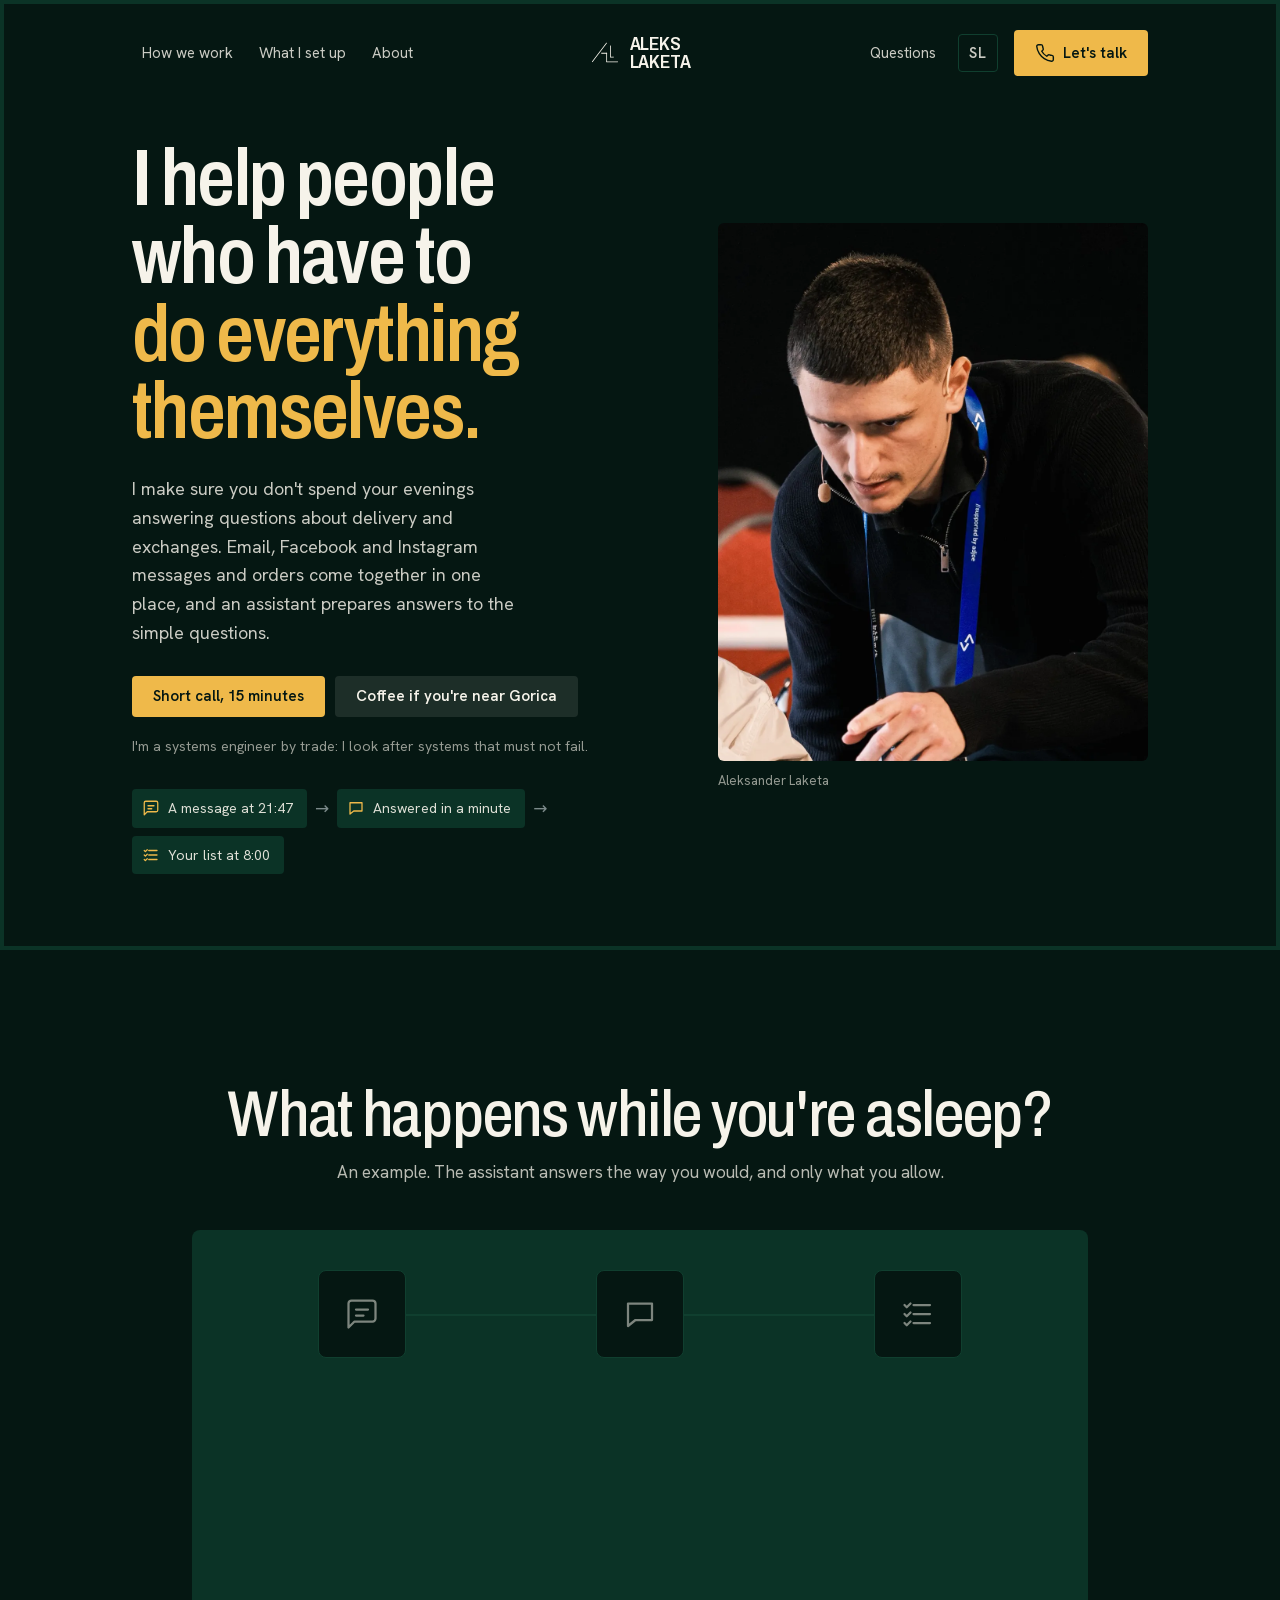
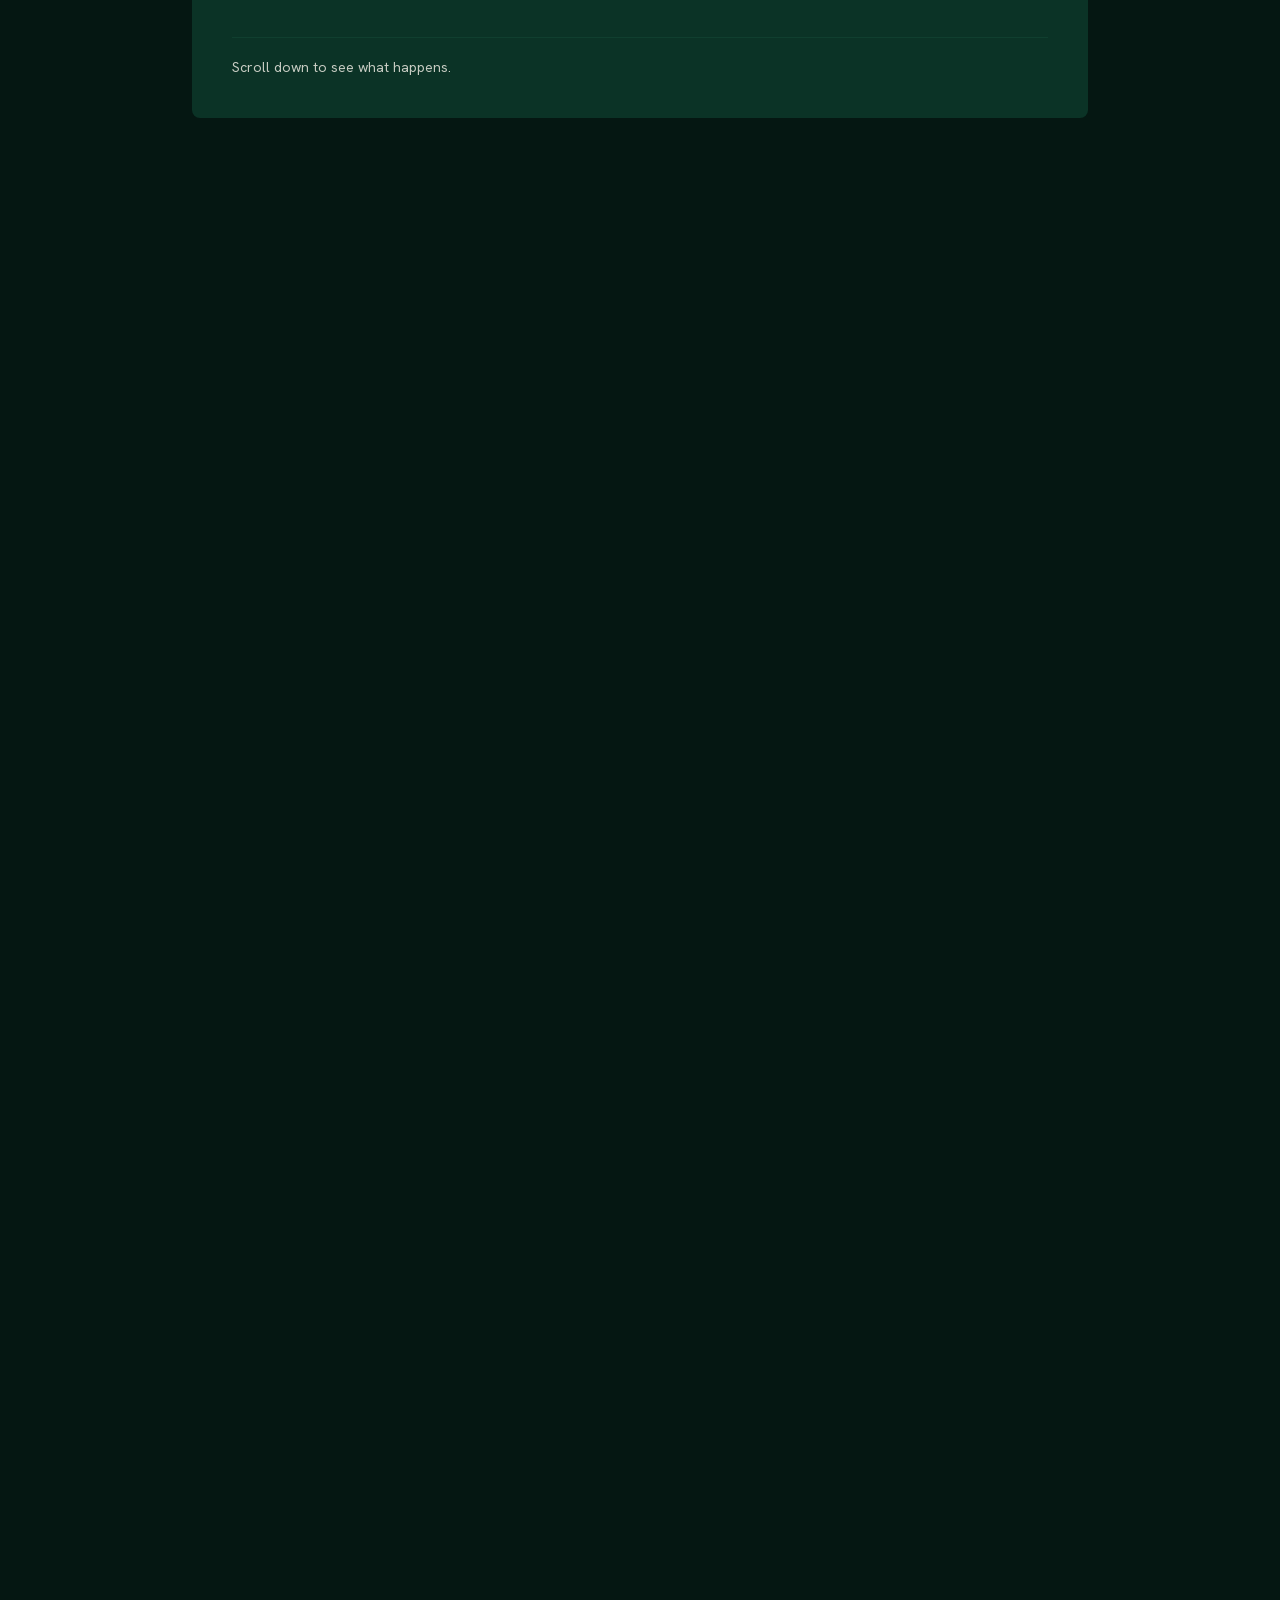
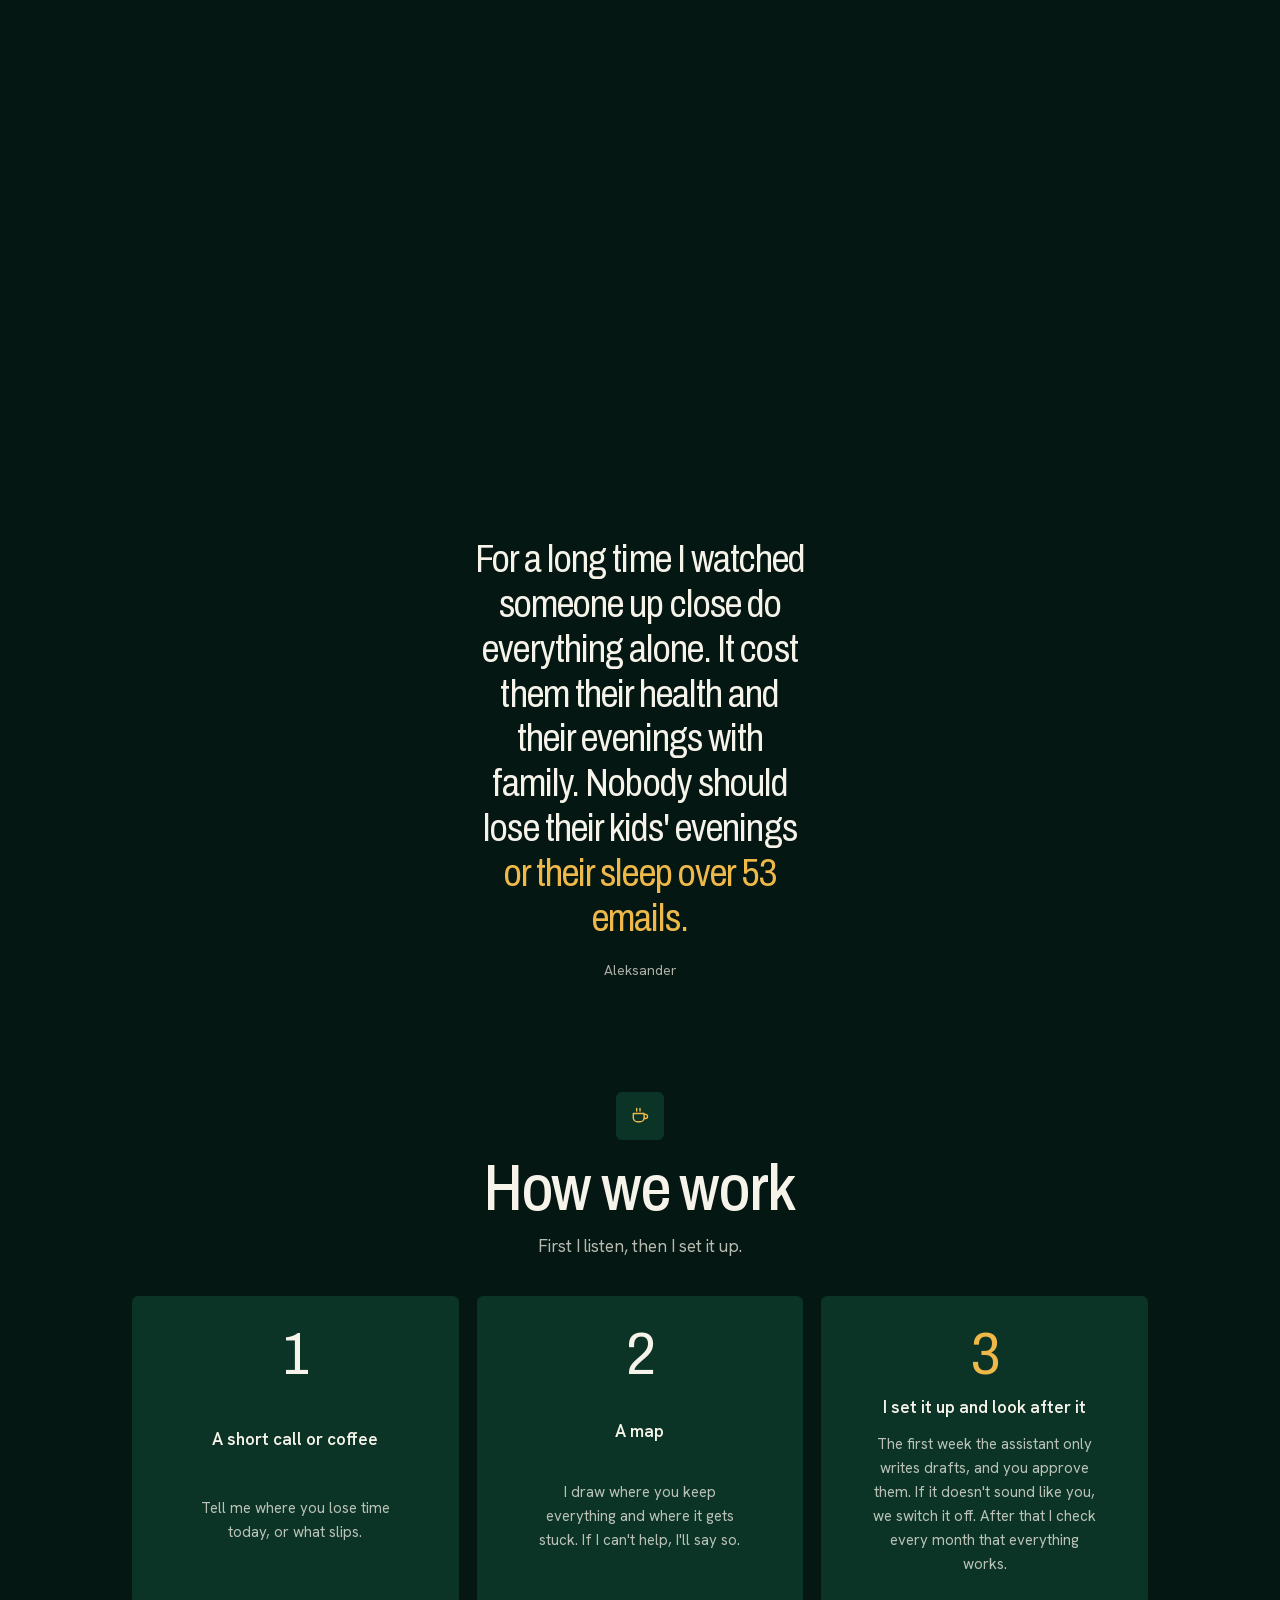
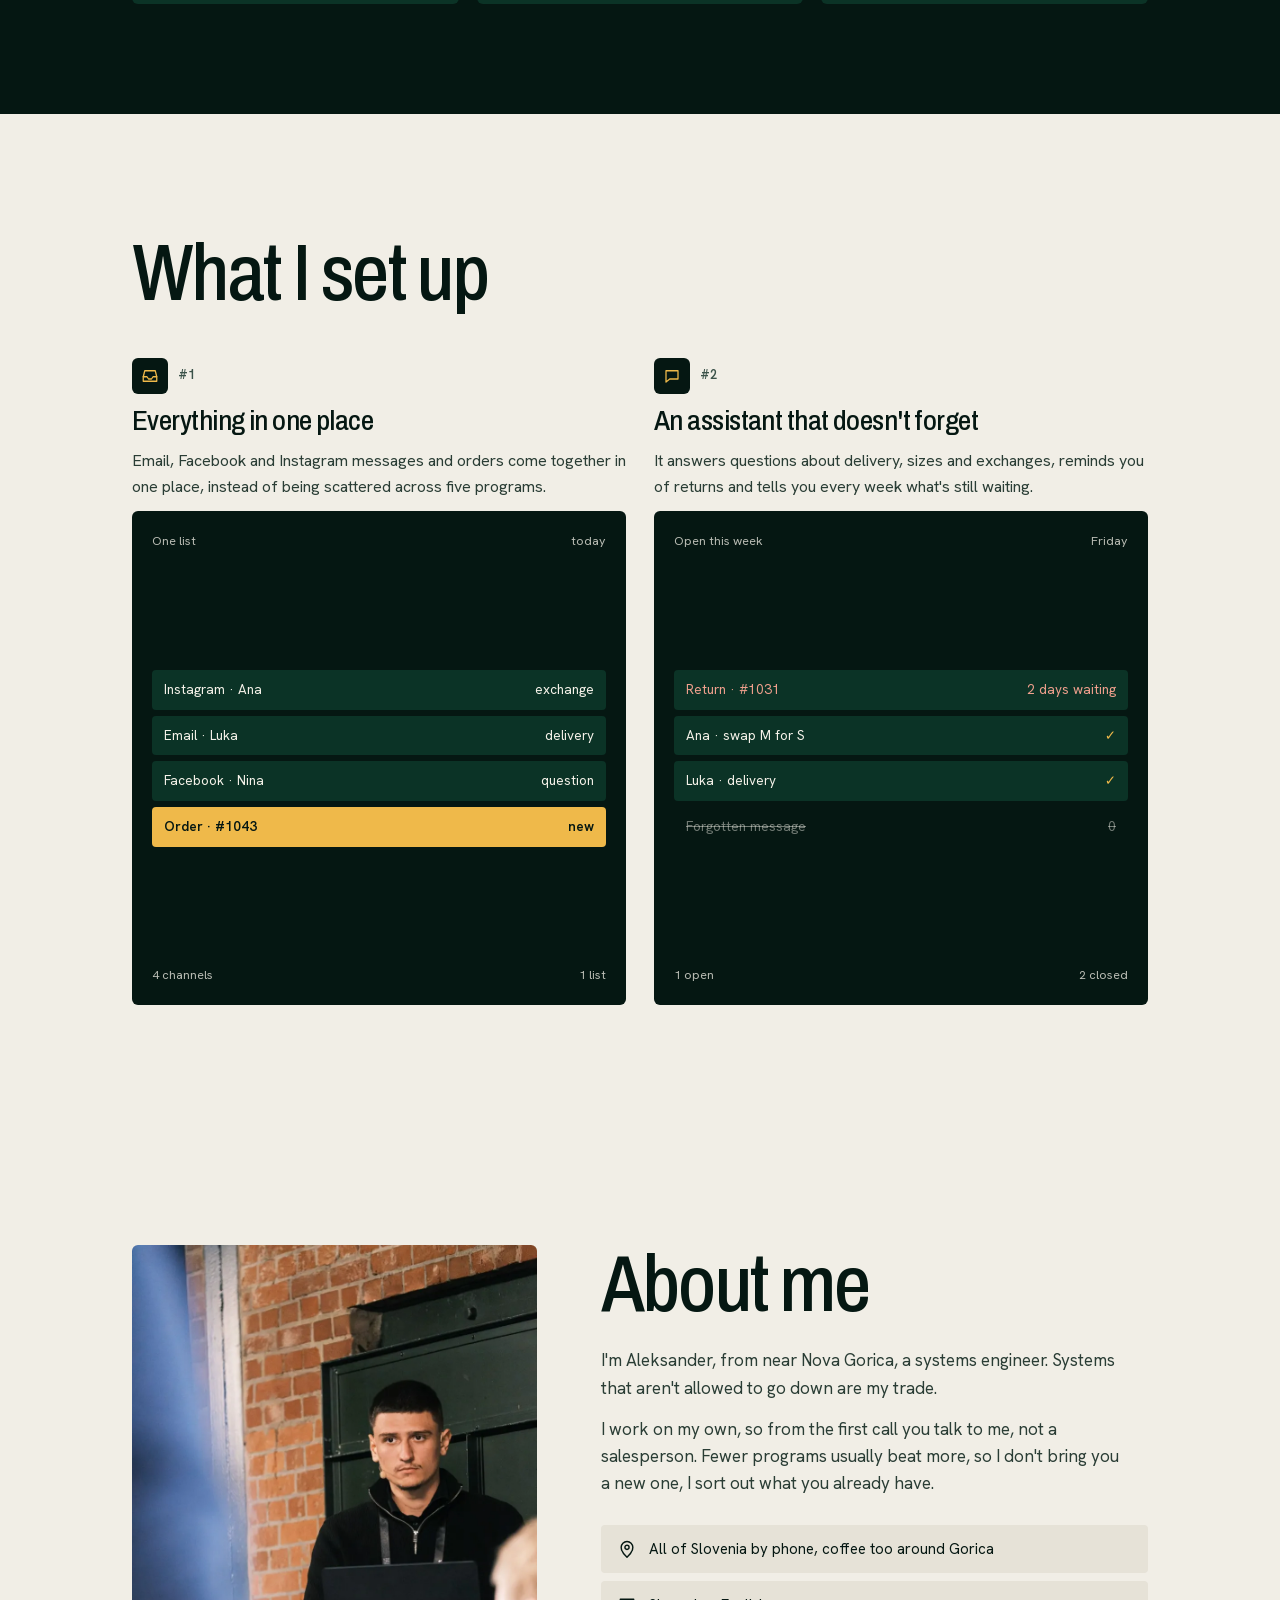
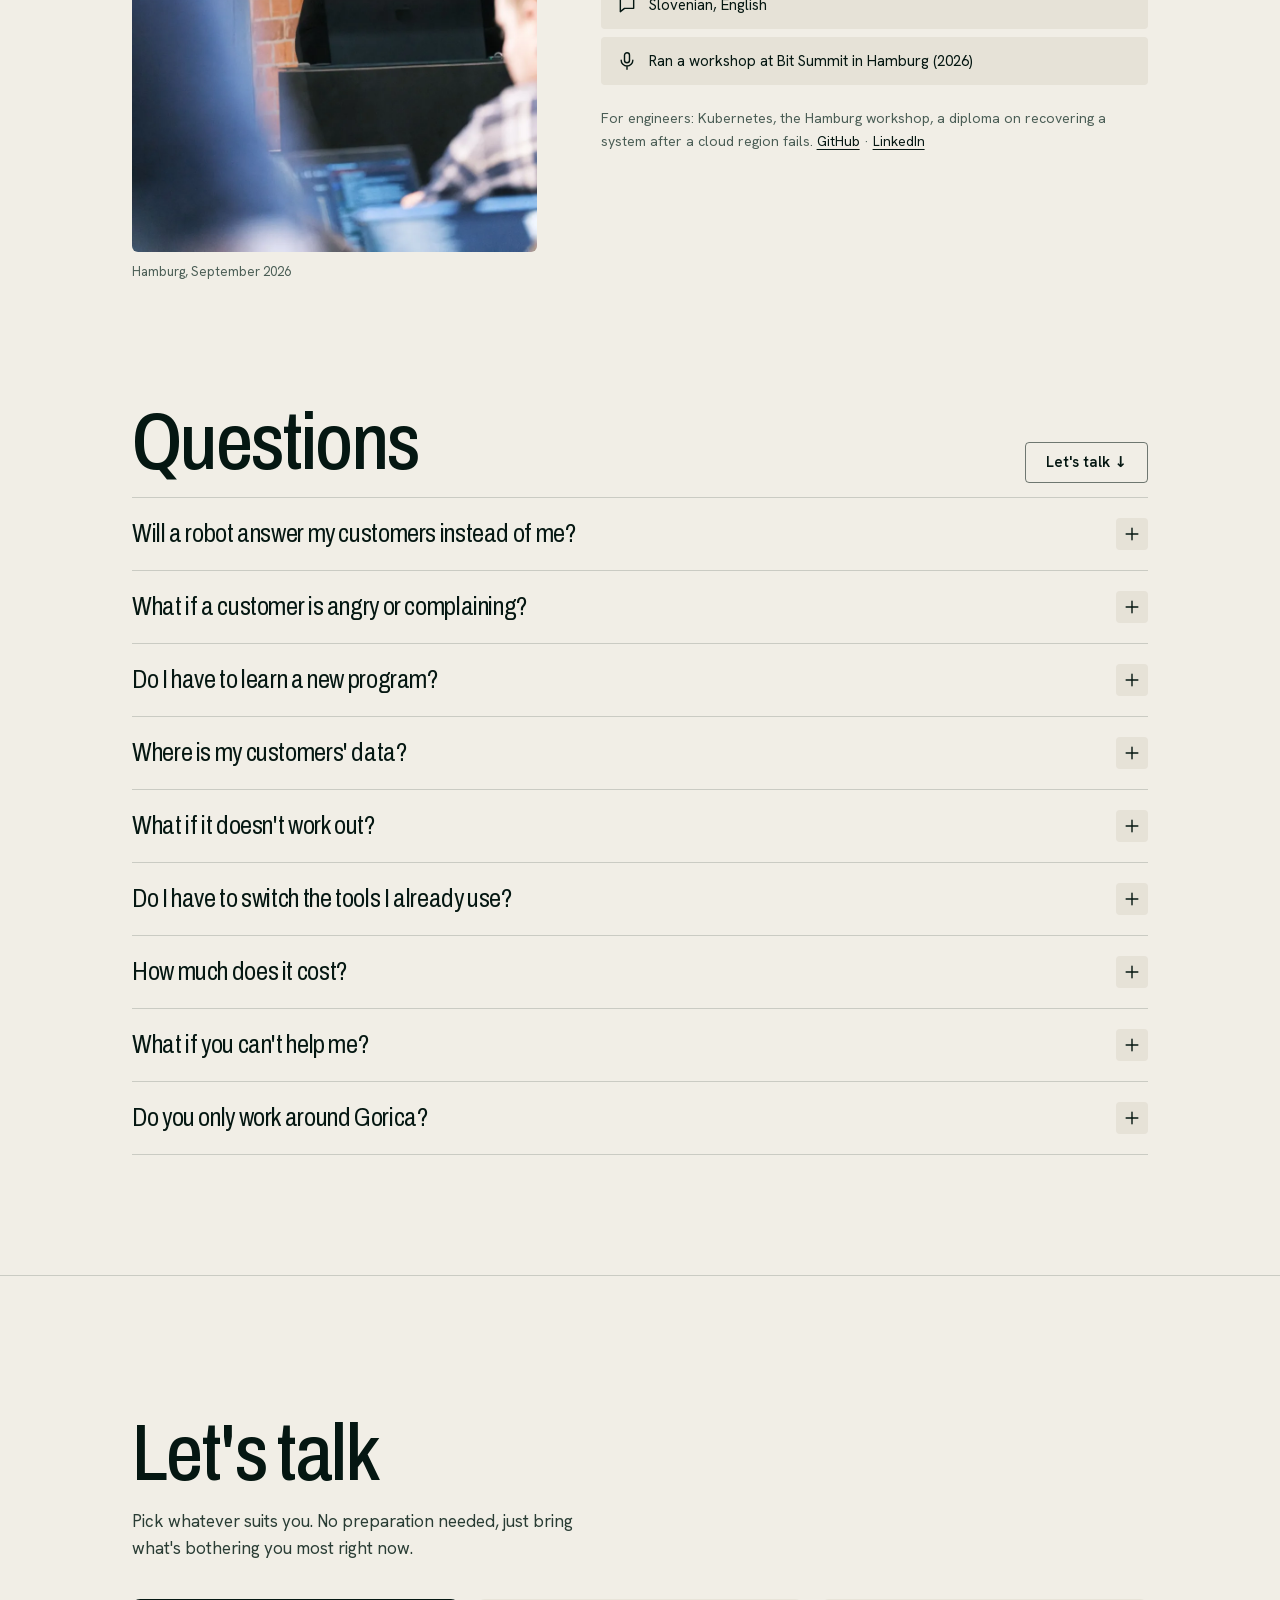
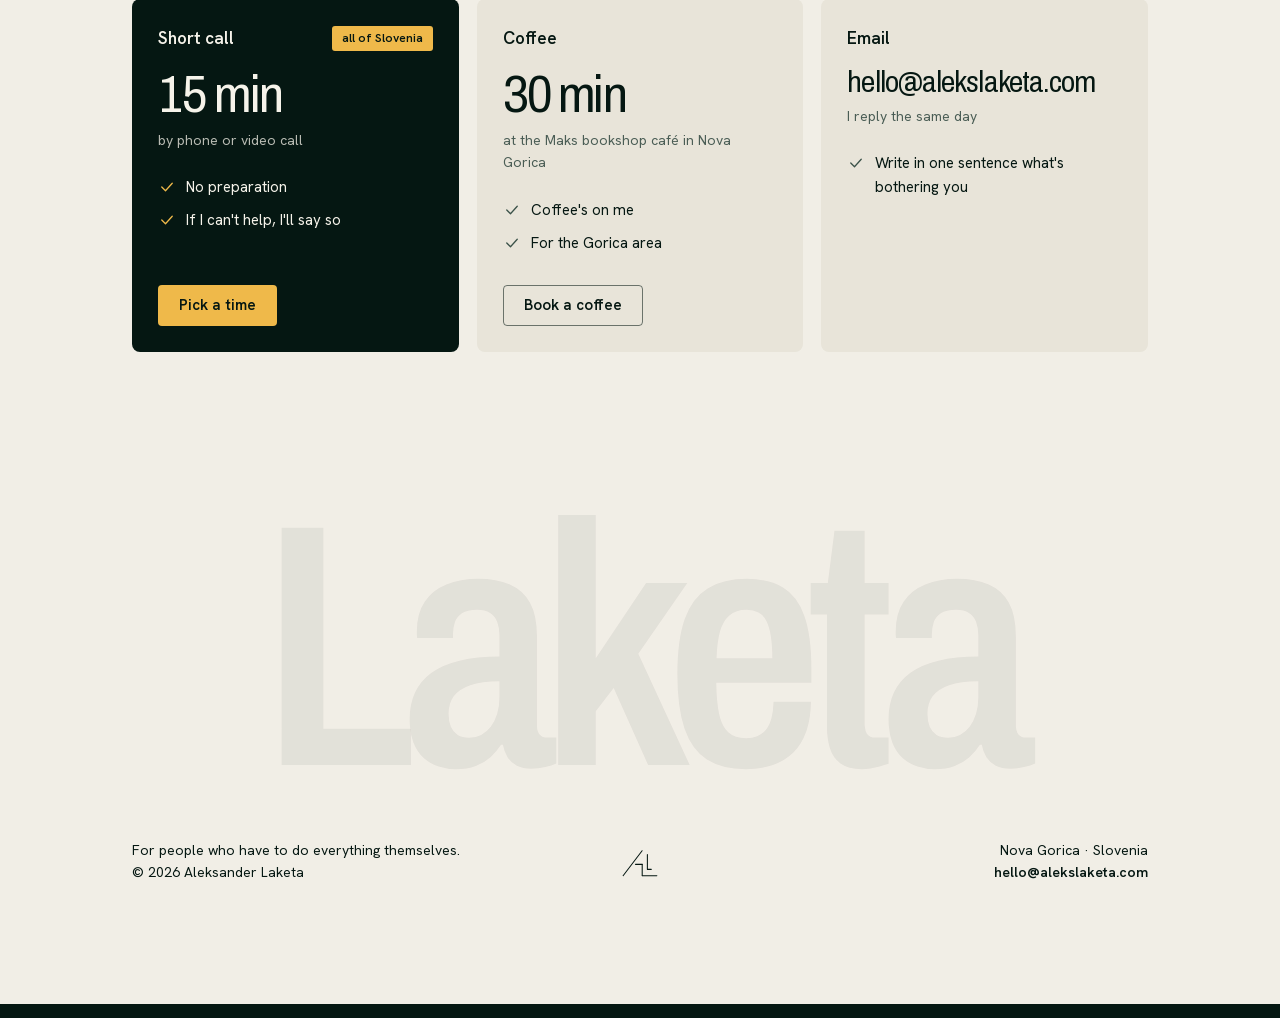
<file: en/trgovine/index.html>
<!doctype html>
<html lang="en">
<head>
<meta charset="utf-8">
<meta name="viewport" content="width=device-width,initial-scale=1">
<title>A digital assistant for online shops · Aleks Laketa</title>
<meta name="description" content="I make sure you don&#x27;t spend your evenings answering questions about delivery and exchanges. Email, Facebook and Instagram messages and orders come together in one place, and an assistant prepares answers to the simple questions.">
<meta name="theme-color" content="#051712">
<link rel="canonical" href="https://alekslaketa.com/en/trgovine/">
<link rel="alternate" hreflang="en" href="https://alekslaketa.com/en/trgovine/">
<link rel="alternate" hreflang="sl" href="https://alekslaketa.com/sl/trgovine/">
<link rel="alternate" hreflang="x-default" href="https://alekslaketa.com/sl/trgovine/">
<link rel="icon" href="/assets/favicon.svg" type="image/svg+xml">
<link rel="apple-touch-icon" href="/assets/apple-touch-icon.png">
<link rel="preload" href="/assets/helping.webp" as="image" type="image/webp" fetchpriority="high">
<link rel="preload" href="/assets/fonts/archivo-latin-ad60be.woff2" as="font" type="font/woff2" crossorigin>
<link rel="preload" href="/assets/fonts/hanken-grotesk-latin-757962.woff2" as="font" type="font/woff2" crossorigin>
<meta property="og:type" content="website">
<meta property="og:site_name" content="Aleks Laketa">
<meta property="og:locale" content="en_GB">
<meta property="og:title" content="A digital assistant for online shops · Aleks Laketa">
<meta property="og:description" content="I make sure you don&#x27;t spend your evenings answering questions about delivery and exchanges. Email, Facebook and Instagram messages and orders come together in one place, and an assistant prepares answers to the simple questions.">
<meta property="og:url" content="https://alekslaketa.com/en/trgovine/">
<meta property="og:image" content="https://alekslaketa.com/assets/og-en.png">
<meta property="og:image:width" content="1200">
<meta property="og:image:height" content="630">
<meta name="twitter:card" content="summary_large_image">
<script type="application/ld+json">{"@context": "https://schema.org", "@graph": [{"@type": "ProfessionalService", "@id": "https://alekslaketa.com/#service", "name": "Aleks Laketa", "url": "https://alekslaketa.com/en/", "email": "hello@alekslaketa.com", "image": "https://alekslaketa.com/assets/helping.jpg", "areaServed": {"@type": "Country", "name": "Slovenia"}, "address": {"@type": "PostalAddress", "addressLocality": "Nova Gorica", "addressCountry": "SI"}, "founder": {"@id": "https://alekslaketa.com/#aleksander"}, "knowsLanguage": ["sl", "en"]}, {"@type": "Person", "@id": "https://alekslaketa.com/#aleksander", "name": "Aleksander Laketa", "jobTitle": "Systems engineer", "sameAs": ["https://www.linkedin.com/in/aleksander-laketa", "https://github.com/0Aleksander"]}, {"@type": "WebPage", "url": "https://alekslaketa.com/en/trgovine/", "name": "A digital assistant for online shops · Aleks Laketa", "description": "I make sure you don't spend your evenings answering questions about delivery and exchanges. Email, Facebook and Instagram messages and orders come together in one place, and an assistant prepares answers to the simple questions.", "inLanguage": "en", "about": {"@id": "https://alekslaketa.com/#service"}}]}</script>
<style>
@font-face { font-family: 'Archivo'; font-style: normal; font-weight: 400 700; font-stretch: 75% 100%; font-display: swap; src: url(/assets/fonts/archivo-latin-ext-8ec073.woff2) format('woff2'); unicode-range: U+0100-02BA, U+02BD-02C5, U+02C7-02CC, U+02CE-02D7, U+02DD-02FF, U+0304, U+0308, U+0329, U+1D00-1DBF, U+1E00-1E9F, U+1EF2-1EFF, U+2020, U+20A0-20AB, U+20AD-20C4, U+2113, U+2C60-2C7F, U+A720-A7FF; }
@font-face { font-family: 'Archivo'; font-style: normal; font-weight: 400 700; font-stretch: 75% 100%; font-display: swap; src: url(/assets/fonts/archivo-latin-ad60be.woff2) format('woff2'); unicode-range: U+0000-00FF, U+0131, U+0152-0153, U+02BB-02BC, U+02C6, U+02DA, U+02DC, U+0304, U+0308, U+0329, U+2000-206F, U+20AC, U+2122, U+2191, U+2193, U+2212, U+2215, U+FEFF, U+FFFD; }
@font-face { font-family: 'Hanken Grotesk'; font-style: normal; font-weight: 400; font-display: swap; src: url(/assets/fonts/hanken-grotesk-latin-ext-c95efb.woff2) format('woff2'); unicode-range: U+0100-02BA, U+02BD-02C5, U+02C7-02CC, U+02CE-02D7, U+02DD-02FF, U+0304, U+0308, U+0329, U+1D00-1DBF, U+1E00-1E9F, U+1EF2-1EFF, U+2020, U+20A0-20AB, U+20AD-20C4, U+2113, U+2C60-2C7F, U+A720-A7FF; }
@font-face { font-family: 'Hanken Grotesk'; font-style: normal; font-weight: 400; font-display: swap; src: url(/assets/fonts/hanken-grotesk-latin-757962.woff2) format('woff2'); unicode-range: U+0000-00FF, U+0131, U+0152-0153, U+02BB-02BC, U+02C6, U+02DA, U+02DC, U+0304, U+0308, U+0329, U+2000-206F, U+20AC, U+2122, U+2191, U+2193, U+2212, U+2215, U+FEFF, U+FFFD; }
@font-face { font-family: 'Hanken Grotesk'; font-style: normal; font-weight: 500; font-display: swap; src: url(/assets/fonts/hanken-grotesk-latin-ext-c95efb.woff2) format('woff2'); unicode-range: U+0100-02BA, U+02BD-02C5, U+02C7-02CC, U+02CE-02D7, U+02DD-02FF, U+0304, U+0308, U+0329, U+1D00-1DBF, U+1E00-1E9F, U+1EF2-1EFF, U+2020, U+20A0-20AB, U+20AD-20C4, U+2113, U+2C60-2C7F, U+A720-A7FF; }
@font-face { font-family: 'Hanken Grotesk'; font-style: normal; font-weight: 500; font-display: swap; src: url(/assets/fonts/hanken-grotesk-latin-757962.woff2) format('woff2'); unicode-range: U+0000-00FF, U+0131, U+0152-0153, U+02BB-02BC, U+02C6, U+02DA, U+02DC, U+0304, U+0308, U+0329, U+2000-206F, U+20AC, U+2122, U+2191, U+2193, U+2212, U+2215, U+FEFF, U+FFFD; }
@font-face { font-family: 'Hanken Grotesk'; font-style: normal; font-weight: 600; font-display: swap; src: url(/assets/fonts/hanken-grotesk-latin-ext-c95efb.woff2) format('woff2'); unicode-range: U+0100-02BA, U+02BD-02C5, U+02C7-02CC, U+02CE-02D7, U+02DD-02FF, U+0304, U+0308, U+0329, U+1D00-1DBF, U+1E00-1E9F, U+1EF2-1EFF, U+2020, U+20A0-20AB, U+20AD-20C4, U+2113, U+2C60-2C7F, U+A720-A7FF; }
@font-face { font-family: 'Hanken Grotesk'; font-style: normal; font-weight: 600; font-display: swap; src: url(/assets/fonts/hanken-grotesk-latin-757962.woff2) format('woff2'); unicode-range: U+0000-00FF, U+0131, U+0152-0153, U+02BB-02BC, U+02C6, U+02DA, U+02DC, U+0304, U+0308, U+0329, U+2000-206F, U+20AC, U+2122, U+2191, U+2193, U+2212, U+2215, U+FEFF, U+FFFD; }


:root{
  --ink:#051712;     
  --ink2:#0b3326;    
  --ink3:#103f2f;    
  --paper:#F1EEE6;   
  --cream:#F6F3EA;   
  --gold:#EFB94A;    
  --mut:#7c8a8a;     
  --rule:rgba(5,23,18,.16);
  --display:"Archivo","Avenir Next Condensed","Avenir Next",system-ui,sans-serif;
  --body:"Hanken Grotesk","Avenir Next",system-ui,sans-serif;
  --r:6px;
  color-scheme:dark;
}
*{box-sizing:border-box}
body{margin:0;background:var(--ink);color:var(--cream);font-family:var(--body);font-size:17px;line-height:1.6;-webkit-font-smoothing:antialiased}
a{color:inherit;text-decoration:none}
a:focus-visible,button:focus-visible,summary:focus-visible{outline:2px solid var(--gold);outline-offset:3px;border-radius:4px}
img{display:block;max-width:100%;height:auto}
p{margin:0}
h1,h2,h3{margin:0;font-family:var(--display);font-stretch:82%;letter-spacing:-.02em;text-wrap:balance}
.wrap{max-width:1080px;margin:0 auto;padding-inline:clamp(16px,4vw,32px)}
.label{font-size:12.5px;font-weight:600;letter-spacing:.08em;text-transform:uppercase}
.ic{width:20px;height:20px;flex:none;fill:none;stroke:currentColor;stroke-width:1.7;stroke-linecap:round;stroke-linejoin:round}
.photo{border-radius:var(--r);width:100%}


.btn{display:inline-flex;align-items:center;gap:8px;padding:12px 20px;border-radius:4px;font-family:var(--body);font-weight:600;font-size:15px;line-height:1;border:1.5px solid transparent;cursor:pointer;transition:background .2s,color .2s,transform .2s}
.btn:hover{transform:translateY(-1px)}
.btn-gold{background:var(--gold);color:var(--ink)}
.btn-gold:hover{background:#f6cb6e}
.btn-ghost{background:rgba(246,243,234,.1);color:var(--cream)}
.btn-ghost:hover{background:rgba(246,243,234,.18)}
.btn-line{border-color:rgba(5,23,18,.55);color:var(--ink)}
.btn-line:hover{background:var(--ink);color:var(--paper);border-color:var(--ink)}
.btn-dark{background:var(--ink);color:var(--paper)}
.btn-dark:hover{background:var(--ink3)}


.hero{border:4px solid var(--ink2)}
nav{display:grid;grid-template-columns:1fr auto 1fr;align-items:center;gap:32px;padding-block:26px 8px}
nav .side{display:flex;align-items:center;gap:6px}
nav .side.r{justify-content:flex-end}
nav .side.r .btn{margin-left:10px}
nav .side a:not(.btn){font-size:15px;color:rgba(246,243,234,.82);padding:6px 10px;border-radius:4px;transition:background .2s}
nav .side a:not(.btn):hover{background:rgba(246,243,234,.08);color:var(--cream)}
.mark{display:flex;align-items:center;gap:10px;font-family:var(--display);font-stretch:80%;font-weight:600;font-size:19px;line-height:.95;letter-spacing:-.01em;text-transform:uppercase}
.mark svg{width:30px;height:30px}
.hero-grid{display:grid;grid-template-columns:1.1fr .9fr;gap:clamp(28px,5vw,60px);align-items:center;padding-block:56px 72px}
.hero-grid>div{min-width:0}
.hero h1{font-size:clamp(54px,7.8vw,108px);line-height:.94;font-weight:600;font-stretch:78%}
.hero h1 em{font-style:normal;color:var(--gold)}
.hero .lead{margin-top:24px;max-width:40ch;color:rgba(246,243,234,.82);font-size:18px}
.hero .ctas{display:flex;flex-wrap:wrap;gap:10px;margin-top:28px}
.chips{display:flex;flex-wrap:wrap;gap:8px;margin-top:32px}
.chip{display:inline-flex;align-items:center;gap:8px;padding:8px 14px 8px 10px;border-radius:4px;background:var(--ink2);font-size:14px;color:rgba(246,243,234,.9)}
.chip .ic{width:18px;height:18px;color:var(--gold)}
.chip-arrow{align-self:center;color:var(--mut)}
.hero figure{margin:0}
.hero figcaption{margin-top:10px;font-size:13px;color:rgba(246,243,234,.6)}


.flow{padding-block:clamp(72px,10vw,120px) 24px;text-align:center}
.flow h2,.report h2{font-size:clamp(40px,5.6vw,64px);font-weight:500;line-height:1.02}
.flow .sub,.report .sub{margin-top:12px;color:rgba(246,243,234,.75)}
.widget{position:relative;margin:44px auto 0;max-width:920px;background:var(--ink2);border-radius:8px;padding:clamp(22px,4vw,40px);text-align:left}
.track{position:absolute;left:16.6%;right:16.6%;top:calc(clamp(22px,4vw,40px) + 44px);height:2px;background:var(--ink3);border-radius:2px}
.track .fill{position:absolute;left:0;top:0;bottom:0;width:0;background:var(--gold);border-radius:2px;transition:width .9s ease}
.track .dot{position:absolute;top:50%;left:0;width:12px;height:12px;margin:-6px 0 0 -6px;border-radius:50%;background:var(--gold);box-shadow:0 0 0 6px rgba(239,185,74,.18);transition:left .9s ease}
.stages{position:relative;display:grid;grid-template-columns:repeat(3,1fr);gap:18px}
.stage{display:grid;justify-items:center;gap:14px;text-align:center;min-width:0}
.bubble-ic{width:88px;height:88px;border-radius:8px;display:grid;place-items:center;background:var(--ink);border:1.5px solid var(--ink3);color:rgba(246,243,234,.5);transition:background .4s,color .4s,border-color .4s,transform .4s}
.bubble-ic .ic{width:36px;height:36px;stroke-width:1.5}
.stage.on .bubble-ic{background:var(--cream);color:var(--ink);border-color:var(--cream)}
.stage.done .bubble-ic{background:var(--gold);color:var(--ink);border-color:var(--gold)}
.stage.ring .bubble-ic{animation:ring .6s ease-in-out 2}
@keyframes ring{0%,100%{transform:rotate(0)}20%{transform:rotate(-12deg)}40%{transform:rotate(10deg)}60%{transform:rotate(-8deg)}80%{transform:rotate(6deg)}}
.stage .t{font-family:var(--display);font-stretch:82%;font-weight:500;font-size:22px;font-variant-numeric:tabular-nums;color:rgba(246,243,234,.55);transition:color .4s}
.stage.on .t,.stage.done .t{color:var(--cream)}
.stage h3{font-size:19px;font-weight:500;letter-spacing:-.01em}
.stage .card{width:100%;max-width:260px;min-height:96px;border-radius:6px;background:var(--ink);padding:14px;font-size:14px;line-height:1.45;color:rgba(246,243,234,.85);opacity:.35;transform:translateY(6px);transition:opacity .5s,transform .5s;text-align:left}
.stage.on .card,.stage.done .card{opacity:1;transform:none}
.card .row{display:flex;justify-content:space-between;gap:8px;align-items:center}
.card .miss{color:#f0a08d;font-weight:600}
.card u{color:var(--gold);text-underline-offset:3px}
.card .slot{margin-top:6px;padding:7px 10px;border-radius:4px;background:var(--ink2);display:flex;justify-content:space-between;font-size:13px}
.card .slot.new{background:var(--ink3);transition:background .4s,color .4s}
.stage.done .card .slot.new{background:var(--gold);color:var(--ink);font-weight:600}
.typing{display:inline-flex;gap:4px}
.typing i{width:6px;height:6px;border-radius:50%;background:rgba(246,243,234,.6);animation:blink 1s infinite}
.typing i:nth-child(2){animation-delay:.15s}.typing i:nth-child(3){animation-delay:.3s}
@keyframes blink{0%,100%{opacity:.25}50%{opacity:1}}
.widget .status{margin-top:26px;display:flex;justify-content:space-between;gap:12px;align-items:center;flex-wrap:wrap;padding-top:18px;border-top:1px solid var(--ink3);font-size:14px;color:rgba(246,243,234,.8)}
.widget .status b{color:var(--gold);font-weight:600}
.replay{background:transparent;border:1.5px solid var(--ink3);color:var(--cream);padding:8px 14px;border-radius:4px;font:600 13px var(--body);cursor:pointer}
.replay:hover{background:var(--ink3)}
@media (prefers-reduced-motion:reduce){*{transition:none!important;animation:none!important}}


.report{text-align:center;padding-block:clamp(72px,10vw,110px)}
.report .ico{width:48px;height:48px;margin:0 auto 16px;border-radius:6px;background:var(--ink2);display:grid;place-items:center;color:var(--gold)}
.cards{display:grid;grid-template-columns:repeat(3,1fr);gap:18px;margin-top:36px}
.scard{border-radius:var(--r);background:var(--ink2);padding:28px 20px;display:grid;justify-items:center;gap:10px}
.scard .ic{width:26px;height:26px;color:rgba(246,243,234,.7)}
.scard .k{font-size:14px;color:rgba(246,243,234,.85)}
.scard .big{font-family:var(--display);font-stretch:82%;font-weight:400;font-size:60px;line-height:1;letter-spacing:-.03em;font-variant-numeric:tabular-nums}
.scard.gold .big{color:var(--gold)}
.scard .pill{font-size:12.5px;font-weight:600;background:rgba(246,243,234,.12);padding:5px 12px;border-radius:4px}
.report .foot{margin-top:16px;color:rgba(246,243,234,.72);font-size:14px}


.paper{background:var(--paper);color:var(--ink)}
.paper .wrap{padding-block:clamp(72px,10vw,120px)}
.paper.rounded{border-radius:0}
.sec-title{font-size:clamp(48px,6.4vw,80px);font-weight:500;line-height:1;font-stretch:78%}
.feats{display:grid;grid-template-columns:repeat(3,1fr);gap:40px 28px;margin-top:44px}
.feat{display:flex;flex-direction:column;gap:12px;min-width:0}
.feat .head{display:flex;align-items:center;gap:10px}
.feat .badge{width:36px;height:36px;border-radius:6px;background:var(--ink);color:var(--gold);display:grid;place-items:center}
.feat .badge .ic{width:18px;height:18px}
.feat .num{font-size:13px;font-weight:600;color:#3b5249}
.feat h3{font-size:28px;font-weight:500;line-height:1.1}
.feat p{font-size:16px;color:#2a3d35}
.panel{margin-top:auto;aspect-ratio:1/1;background:var(--ink);color:var(--cream);border-radius:var(--r);padding:20px;display:flex;flex-direction:column;justify-content:space-between;gap:12px}
.panel .meta{display:flex;justify-content:space-between;font-size:12.5px;color:rgba(246,243,234,.75)}
.panel .lines{display:grid;gap:6px;font-size:13.5px}
.panel .lines div{display:flex;justify-content:space-between;gap:10px;padding:9px 12px;background:var(--ink2);border-radius:4px}
.panel .lines .miss{color:#f0a08d}
.panel .lines .gold{background:var(--gold);color:var(--ink);font-weight:600}
.panel .lines .no{color:rgba(246,243,234,.45);text-decoration:line-through;background:transparent}
.panel .msg{background:var(--ink2);padding:12px 14px;font-size:15px;line-height:1.45;border-radius:6px 6px 6px 2px}
.panel .msg u{color:var(--gold);text-underline-offset:3px}
.panel .one{font-family:var(--display);font-stretch:82%;font-weight:400;font-size:clamp(120px,14vw,170px);line-height:.8;color:var(--gold);text-align:center}
.tick{color:var(--gold);font-weight:700}


.about{display:grid;grid-template-columns:.85fr 1.15fr;gap:clamp(28px,5vw,64px);align-items:start}
.about>div{min-width:0}
.about figure{margin:0}
.about figcaption,.band figcaption{margin-top:10px;font-size:13px;color:#4a5d55}
.about .body{display:grid;gap:14px;margin-top:22px;max-width:52ch;color:#2a3d35}
.facts{margin-top:28px;display:grid;gap:8px}
.facts div{display:flex;align-items:center;gap:12px;padding:12px 16px;background:#e6e2d7;border-radius:4px;font-size:15px}
.facts .ic{color:var(--ink)}


.band{padding-block:clamp(56px,8vw,96px)}
.band figure{margin:0}
.band figcaption{color:rgba(246,243,234,.6)}
.band blockquote{margin:32px 0 0;max-width:30ch}
.band blockquote p{font-family:var(--display);font-stretch:82%;font-weight:400;font-size:clamp(32px,4.6vw,56px);line-height:1.05;letter-spacing:-.025em}
.band blockquote p em{font-style:normal;color:var(--gold)}
.band cite{display:block;margin-top:14px;font-style:normal;font-size:14px;color:rgba(246,243,234,.7)}


.faq-head{display:flex;justify-content:space-between;align-items:flex-end;gap:16px;padding-bottom:14px}
details{border-top:1px solid var(--rule)}
details:last-child{border-bottom:1px solid var(--rule)}
summary{list-style:none;font-stretch:82%;display:flex;justify-content:space-between;gap:16px;align-items:center;padding:20px 0;cursor:pointer;font-family:var(--display);font-weight:400;font-size:clamp(20px,2.4vw,25px);line-height:1.2;letter-spacing:-.015em}
summary::-webkit-details-marker{display:none}
summary .pm{width:32px;height:32px;border-radius:4px;background:#e6e2d7;display:grid;place-items:center;flex:none;transition:transform .25s}
details[open] summary .pm{transform:rotate(45deg)}
details p{padding:0 0 22px;max-width:64ch;color:#2a3d35}


.tags{display:flex;flex-wrap:wrap;gap:8px}
.tags span{border:1.5px solid rgba(5,23,18,.4);padding:4px 12px;border-radius:4px;font-size:13px;font-weight:600}
.price-head{display:flex;justify-content:space-between;align-items:flex-end;gap:20px;flex-wrap:wrap;margin-top:18px}
.price-head p{max-width:46ch;margin-top:14px;color:#2a3d35}
.tiers{display:grid;grid-template-columns:repeat(3,1fr);gap:18px;margin-top:36px}
.tier{display:flex;flex-direction:column;gap:6px;padding:26px;border-radius:8px;background:#e8e4d9;min-width:0}
.tier.hi{background:var(--ink);color:var(--cream)}
.tier .top{display:flex;gap:10px;align-items:center;font-weight:600}
.tier .top i{font-style:normal;font-size:12px;font-weight:600;background:var(--gold);color:var(--ink);padding:3px 10px;border-radius:3px;margin-left:auto}
.tier .amt{font-family:var(--display);font-stretch:82%;font-weight:400;font-size:clamp(40px,4.4vw,52px);line-height:1.1;letter-spacing:-.03em;margin-top:8px;font-variant-numeric:tabular-nums}
.tier .per{font-size:14px;color:#4a5d55}
.tier.hi .per{color:rgba(246,243,234,.75)}
.tier ul{list-style:none;padding:0;margin:18px 0 24px;display:grid;gap:9px;font-size:15px}
.tier li{display:grid;grid-template-columns:20px 1fr;gap:8px;align-items:start}
.tier li .ic{width:18px;height:18px;margin-top:3px;color:#3b5249}
.tier.hi li .ic{color:var(--gold)}
.tier .btn{align-self:flex-start;margin-top:auto}
.small-note{margin-top:20px;font-size:14px;color:#4a5d55}


.foot{position:relative;overflow:hidden;padding-top:40px}
.ghost{font-family:var(--display);font-weight:600;font-stretch:75%;font-size:clamp(120px,27vw,360px);line-height:.8;text-align:center;color:rgba(5,23,18,.06);letter-spacing:-.05em;user-select:none;margin-bottom:-.2em}
.foot-row{position:relative;display:grid;grid-template-columns:1fr auto 1fr;align-items:end;gap:20px;padding-block:20px 28px;font-size:14px}
.foot-row .r{text-align:right}
.foot-row .mail{user-select:all;font-weight:600}
.foot-row svg{width:40px;height:40px}
.bar{height:14px;background:var(--ink)}

@media (max-width:420px){nav .btn .ic{display:none}nav .btn{padding:10px 14px}}
@media (max-width:860px){
  nav{grid-template-columns:1fr auto}
  nav .side.l{display:none}
  nav .side.r a:not(.btn){display:none}
  .mark{order:-1}
  .hero-grid,.about{grid-template-columns:1fr}
  .cards,.feats,.tiers{grid-template-columns:1fr}
  .stages{grid-template-columns:1fr;gap:28px}
  .track{display:none}
  .stage{grid-template-columns:auto 1fr;justify-items:start;text-align:left;column-gap:16px;row-gap:8px}
  .stage .bubble-ic{grid-row:span 3;width:64px;height:64px}
  .stage .bubble-ic .ic{width:28px;height:28px}
  .stage .card{max-width:none}
  .panel{aspect-ratio:auto;min-height:260px}
  .foot-row{grid-template-columns:1fr;justify-items:start}
  .foot-row .r{text-align:left}
}


body:not(.en) .t-en{display:none!important}
body.en .t-sl{display:none!important}
.hero h1.long{font-size:clamp(44px,6.2vw,88px);line-height:.98}
.langbtn{all:unset;cursor:pointer;font-size:13px;font-weight:600;letter-spacing:.06em;padding:6px 10px;border-radius:4px;color:rgba(246,243,234,.82);border:1px solid var(--ink3);margin-left:6px}
.langbtn:hover{background:rgba(246,243,234,.08)}
.langbtn:focus-visible{outline:2px solid var(--gold);outline-offset:3px}
.ph{outline:1.5px dashed var(--gold);outline-offset:6px;border-radius:2px}
.scard .k{font-size:17px;color:var(--cream)}
.step-p{font-size:15px;color:rgba(246,243,234,.75);max-width:28ch;margin:0 auto}
.eng{margin-top:22px;font-size:14px;color:#4a5d55}
.eng a{text-decoration:underline;text-underline-offset:3px;color:var(--ink)}
.tier .amt{overflow-wrap:anywhere}
@media (max-width:860px){nav .side.r .langbtn{display:inline-block}}
.feats.two{grid-template-columns:repeat(2,1fr)}
@media (max-width:860px){.feats.two{grid-template-columns:1fr}}
.why{padding-block:clamp(48px,7vw,88px) 0}
.why blockquote{margin:0 auto;max-width:34ch;text-align:center}
.why blockquote p{font-size:clamp(24px,3.2vw,38px);line-height:1.18}
.why cite{margin-top:18px}
.tel{font-family:var(--display);font-stretch:82%;font-size:24px;margin-top:4px;user-select:all}
.tel a{color:inherit}
.cred{margin-top:18px;font-size:14px;color:rgba(246,243,234,.6)}


.flow.js .stage .t,.flow.js .stage h3,.flow.js .stage .card{transition:opacity .5s ease,transform .5s ease,color .4s}
.flow.js .stage.pending .t,.flow.js .stage.pending h3,.flow.js .stage.pending .card{opacity:0;transform:translateY(24px)}
.flow.js .track .fill,.flow.js .track .dot{transition:width .15s linear,left .15s linear}
@media (min-width:861px) and (min-height:760px) and (prefers-reduced-motion:no-preference){
  .flow.js{padding-block:0}
  .flow.js .flow-scroll{height:300vh}
  .flow.js .flow-pin{position:sticky;top:0;height:100vh;display:flex;flex-direction:column;justify-content:center}
}
@media (max-width:860px){nav .side.r a.langbtn{display:inline-block}.chip-arrow{display:none}}
.stage{align-content:start}
picture{display:block}
a.mail{color:inherit;text-decoration:none}a.mail:hover{text-decoration:underline}
</style>


</head>
<body class="en">
<svg width="0" height="0" style="position:absolute" aria-hidden="true">
  <defs>
    <symbol id="i-phone" viewBox="0 0 24 24"><path d="M22 16.92v3a2 2 0 0 1-2.18 2 19.8 19.8 0 0 1-8.63-3.07 19.5 19.5 0 0 1-6-6A19.8 19.8 0 0 1 2.12 4.18 2 2 0 0 1 4.11 2h3a2 2 0 0 1 2 1.72c.13.96.36 1.9.7 2.81a2 2 0 0 1-.45 2.11L8.09 9.91a16 16 0 0 0 6 6l1.27-1.27a2 2 0 0 1 2.11-.45c.91.34 1.85.57 2.81.7A2 2 0 0 1 22 16.92z"/></symbol>
    <symbol id="i-missed" viewBox="0 0 24 24"><path d="M22 16.92v3a2 2 0 0 1-2.18 2 19.8 19.8 0 0 1-8.63-3.07 19.5 19.5 0 0 1-6-6A19.8 19.8 0 0 1 2.12 4.18 2 2 0 0 1 4.11 2h3a2 2 0 0 1 2 1.72c.13.96.36 1.9.7 2.81a2 2 0 0 1-.45 2.11L8.09 9.91a16 16 0 0 0 6 6l1.27-1.27a2 2 0 0 1 2.11-.45c.91.34 1.85.57 2.81.7A2 2 0 0 1 22 16.92z"/><path d="M16 2l6 6M22 2l-6 6"/></symbol>
    <symbol id="i-msg" viewBox="0 0 24 24"><path d="M21 15a2 2 0 0 1-2 2H7l-4 4V5a2 2 0 0 1 2-2h14a2 2 0 0 1 2 2z"/><path d="M8 9h8M8 13h5"/></symbol>
    <symbol id="i-cal" viewBox="0 0 24 24"><rect x="3" y="4" width="18" height="18" rx="3"/><path d="M16 2v4M8 2v4M3 10h18"/><path d="m9 16 2 2 4-4"/></symbol>
    <symbol id="i-shield" viewBox="0 0 24 24"><path d="M12 22s8-4 8-10V5l-8-3-8 3v7c0 6 8 10 8 10z"/><path d="m9 12 2 2 4-4"/></symbol>
    <symbol id="i-refresh" viewBox="0 0 24 24"><path d="M21 12a9 9 0 1 1-3-6.7L21 8"/><path d="M21 3v5h-5"/></symbol>
    <symbol id="i-target" viewBox="0 0 24 24"><circle cx="12" cy="12" r="9"/><circle cx="12" cy="12" r="5"/><circle cx="12" cy="12" r="1.5"/></symbol>
    <symbol id="i-euro" viewBox="0 0 24 24"><path d="M18 6.5A7 7 0 1 0 18 17.5"/><path d="M4 10h9M4 14h9"/></symbol>
    <symbol id="i-user" viewBox="0 0 24 24"><circle cx="12" cy="8" r="4"/><path d="M4 21a8 8 0 0 1 16 0"/></symbol>
    <symbol id="i-check" viewBox="0 0 24 24"><path d="m5 12 5 5 9-10"/></symbol>
    <symbol id="i-plus" viewBox="0 0 24 24"><path d="M12 5v14M5 12h14"/></symbol>
    <symbol id="i-pin" viewBox="0 0 24 24"><path d="M12 22s7-6.5 7-12a7 7 0 0 0-14 0c0 5.5 7 12 7 12z"/><circle cx="12" cy="10" r="2.5"/></symbol>
    <symbol id="i-chat" viewBox="0 0 24 24"><path d="M4 5h16v11H9l-5 4z"/></symbol>
    <symbol id="i-mic" viewBox="0 0 24 24"><rect x="9" y="2" width="6" height="12" rx="3"/><path d="M5 11a7 7 0 0 0 14 0M12 18v4"/></symbol>
    <symbol id="i-coffee" viewBox="0 0 24 24"><path d="M4 9h13v5a5 5 0 0 1-5 5H9a5 5 0 0 1-5-5z"/><path d="M17 10h1.5a2.5 2.5 0 0 1 0 5H17M8 3v3M12 3v3"/></symbol>
    <symbol id="i-logo" viewBox="0 0 400 400"><path d="M31.06,322.17c-1.11,0-2.22-.35-3.17-1.07-2.3-1.75-2.74-5.04-.99-7.34L216.94,64.4c1.75-2.3,5.04-2.74,7.34-.99,2.3,1.750,2.74,5.04.99,7.34L35.23,320.11c-1.03,1.35-2.59,2.06-4.17,2.06Z"/><path d="M273.83,259.08c-2.89,0-5.24-2.34-5.24-5.24V105.02c0-2.89,2.34-5.24,5.24-5.24s5.24,2.34,5.24,5.24v148.83c0,2.89-2.34,5.24-5.24,5.24Z"/><path d="M313.08,259.08h-38.44c-2.89,0-5.24-2.34-5.24-5.24s2.34-5.24,5.24-5.24h38.44c2.89,0,5.24,2.34,5.24,5.24s-2.34,5.24-5.24,5.24Z"/><path d="M221.1,208.81h-67.03c-2.89,0-5.24-2.34-5.24-5.24s2.34-5.24,5.24-5.24h67.03c2.89,0,5.24,2.34,5.24,5.24s-2.34,5.24-5.24,5.24Z"/><path d="M222.09,322.17c-2.89,0-5.24-2.34-5.24-5.24v-113.36c0-2.89,2.34-5.24,5.24-5.24s5.24,2.34,5.24,5.24v113.36c0,2.89-2.34,5.24-5.24,5.24Z"/><path d="M368.94,322.16h-145.87c-2.89,0-5.24-2.34-5.24-5.24s2.34-5.24,5.24-5.24h145.87c2.89,0,5.24,2.34,5.24,5.24s-2.34,5.24-5.24,5.24Z"/></symbol>
      <symbol id="i-list" viewBox="0 0 24 24"><path d="M9 6h11M9 12h11M9 18h11"/><path d="m3 6 1.5 1.5L7 5M3 12l1.5 1.5L7 11M3 18l1.5 1.5L7 17"/></symbol>
    <symbol id="i-inbox" viewBox="0 0 24 24"><path d="M3 13h5l2 3h4l2-3h5"/><path d="M5 5h14l2 8v6H3v-6z"/></symbol>
    <symbol id="i-bolt" viewBox="0 0 24 24"><path d="M13 2 4 14h7l-1 8 9-12h-7z"/></symbol>
  </defs>
</svg>

<header class="hero" id="top">
  <div class="wrap">
    <nav>
      <div class="side l">
        <a href="#kako"><span class="t-sl">Kako delava</span><span class="t-en">How we work</span></a>
        <a href="#kaj"><span class="t-sl">Kaj uredim</span><span class="t-en">What I set up</span></a>
        <a href="#o-meni"><span class="t-sl">O meni</span><span class="t-en">About</span></a>
      </div>
      <a class="mark" href="/en/" aria-label="Aleks Laketa"><svg viewBox="0 0 400 400" fill="#F6F3EA" aria-hidden="true"><use href="#i-logo"/></svg><span>Aleks<br>Laketa</span></a>
      <div class="side r">
        <a href="#vprasanja"><span class="t-sl">Vprašanja</span><span class="t-en">Questions</span></a>
        <a class="langbtn" id="langbtn" href="/sl/trgovine/" hreflang="sl" lang="sl" aria-label="Slovenščina"><span class="t-sl">EN</span><span class="t-en">SL</span></a>
        <a class="btn btn-gold" href="#kontakt"><svg class="ic" aria-hidden="true"><use href="#i-phone"/></svg><span class="t-sl">Pogovoriva se</span><span class="t-en">Let's talk</span></a>
      </div>
    </nav>

    <div class="hero-grid">
      <div>
        <h1 class="long"><span class="t-sl">Pomagam ljudem, ki morajo <em>vse delati sami.</em></span><span class="t-en">I help people who have to <em>do everything themselves.</em></span></h1>
        <p class="lead"><span class="t-sl">Poskrbim, da vam zvečer ni treba več odgovarjati na vprašanja o dostavi in menjavah. E-pošta, sporočila s Facebooka in Instagrama ter naročila se zberejo na enem mestu, digitalni asistent pa pripravi odgovore na preprosta vprašanja.</span><span class="t-en">I make sure you don't spend your evenings answering questions about delivery and exchanges. Email, Facebook and Instagram messages and orders come together in one place, and an assistant prepares answers to the simple questions.</span></p>
        <div class="ctas">
          <a class="btn btn-gold" href="https://cal.com/alekslaketa/15min" target="_blank" rel="noopener"><span class="t-sl">Kratek klic, 15 minut</span><span class="t-en">Short call, 15 minutes</span></a>
          <a class="btn btn-ghost" href="https://cal.com/alekslaketa/coffee" target="_blank" rel="noopener"><span class="t-sl">Na Goriškem se dobiva tudi na kavi</span><span class="t-en">Coffee if you're near Gorica</span></a>
        </div>
        <p class="cred"><span class="t-sl">Po poklicu sem sistemski inženir: skrbim za sisteme, ki ne smejo odpovedati.</span><span class="t-en">I'm a systems engineer by trade: I look after systems that must not fail.</span></p>
        <div class="chips">
          <span class="chip"><svg class="ic" aria-hidden="true"><use href="#i-msg"/></svg><span class="t-sl">Sporočilo ob 21.47</span><span class="t-en">A message at 21:47</span></span>
          <span class="chip-arrow" aria-hidden="true">→</span>
          <span class="chip"><svg class="ic" aria-hidden="true"><use href="#i-chat"/></svg><span class="t-sl">Odgovor v minuti</span><span class="t-en">Answered in a minute</span></span>
          <span class="chip-arrow" aria-hidden="true">→</span>
          <span class="chip"><svg class="ic" aria-hidden="true"><use href="#i-list"/></svg><span class="t-sl">Seznam ob 8.00</span><span class="t-en">Your list at 8:00</span></span>
        </div>
      </div>
      <figure>
        <picture><source srcset="/assets/helping.webp" type="image/webp"><img class="photo" src="/assets/helping.jpg" fetchpriority="high" decoding="async" width="1099" height="1374" alt="Aleksander Laketa leaning over to help at a laptop during a workshop"></picture>
        <figcaption>Aleksander Laketa</figcaption>
      </figure>
    </div>
  </div>
</header>

<section class="flow" id="primer">
<div class="flow-scroll"><div class="flow-pin">
  <div class="wrap">
    <h2><span class="t-sl">Kaj se zgodi, ko že spite?</span><span class="t-en">What happens while you're asleep?</span></h2>
    <p class="sub"><span class="t-sl">Na primer: asistent odgovarja tako, kot bi odgovorili vi, in samo na vprašanja, ki mu jih dovolite.</span><span class="t-en">An example. The assistant answers the way you would, and only what you allow.</span></p>
    <div class="widget" id="widget">
      <div class="track" aria-hidden="true"><div class="fill" id="fill"></div><div class="dot" id="dot"></div></div>
      <div class="stages">
        <div class="stage" data-s="0">
          <div class="bubble-ic"><svg class="ic" aria-hidden="true"><use href="#i-msg"/></svg></div>
          <span class="t"><span class="t-sl">21.47</span><span class="t-en">21:47</span></span>
          <h3><span class="t-sl">Stranka vam piše na Instagramu</span><span class="t-en">A customer writes on Instagram</span></h3>
          <div class="card"><div class="row"><span>Ana</span><span class="miss">Instagram</span></div><div style="margin-top:8px"><span class="t-sl">Naročila sem velikost M, a je prevelika. Lahko zamenjam za S?</span><span class="t-en">I ordered size M but it's too big. Can I swap it for S?</span></div></div>
        </div>
        <div class="stage" data-s="1">
          <div class="bubble-ic"><svg class="ic" aria-hidden="true"><use href="#i-chat"/></svg></div>
          <span class="t"><span class="t-sl">21.48</span><span class="t-en">21:48</span></span>
          <h3><span class="t-sl">Asistent odgovori</span><span class="t-en">The assistant answers</span></h3>
          <div class="card" id="replycard"><span class="typing" aria-hidden="true"><i></i><i></i><i></i></span></div>
        </div>
        <div class="stage" data-s="2">
          <div class="bubble-ic"><svg class="ic" aria-hidden="true"><use href="#i-list"/></svg></div>
          <span class="t"><span class="t-sl">8.00</span><span class="t-en">8:00</span></span>
          <h3><span class="t-sl">Vaš jutranji seznam</span><span class="t-en">Your morning list</span></h3>
          <div class="card"><div class="row" style="color:rgba(246,243,234,.65)"><span class="t-sl">Torek</span><span class="t-en">Tuesday</span><span class="t-sl">čaka na vas</span><span class="t-en">waiting for you</span></div><div class="slot"><span>Luka · <span class="t-sl">kdaj pride paket</span><span class="t-en">when the parcel arrives</span></span><span class="t-sl">odgovorjeno</span><span class="t-en">answered</span></div><div class="slot new"><span>Ana · <span class="t-sl">menjava M za S</span><span class="t-en">swap M for S</span></span><span class="t-sl">potrdite naslov</span><span class="t-en">confirm address</span></div></div>
        </div>
      </div>
      <div class="status"><span id="status" aria-live="polite"></span></div>
    </div>
  </div>
</div></div>
</section>

<section class="band why" id="zakaj">
  <div class="wrap">
    <blockquote>
      <p><span class="t-sl">Dolgo sem od blizu gledal človeka, ki je vse delal sam. Stalo ga je zdravja in večerov z družino. Zaradi 53 e‑sporočil nihče ne bi smel ostati <em>brez večerov z otroki in brez spanca.</em></span><span class="t-en">For a long time I watched someone up close do everything alone. It cost them their health and their evenings with family. Nobody should lose their kids' evenings <em>or their sleep over 53 emails.</em></span></p>
      <cite>Aleksander</cite>
    </blockquote>
  </div>
</section>

<section class="report" id="kako">
  <div class="wrap">
    <div class="ico"><svg class="ic" aria-hidden="true"><use href="#i-coffee"/></svg></div>
    <h2><span class="t-sl">Kako delava</span><span class="t-en">How we work</span></h2>
    <p class="sub"><span class="t-sl">Najprej vas poslušam, potem se lotim dela.</span><span class="t-en">First I listen, then I set it up.</span></p>
    <div class="cards">
      <div class="scard"><span class="big">1</span><span class="k"><b><span class="t-sl">Kratek klic ali kava</span><span class="t-en">A short call or coffee</span></b></span><p class="step-p"><span class="t-sl">Povejte, kje zdaj izgubljate čas in kaj vam uhaja.</span><span class="t-en">Tell me where you lose time today, or what slips.</span></p></div>
      <div class="scard"><span class="big">2</span><span class="k"><b><span class="t-sl">Zemljevid</span><span class="t-en">A map</span></b></span><p class="step-p"><span class="t-sl">Narišem, kje imate kaj in kje se zatika. Če ne morem pomagati, vam to povem.</span><span class="t-en">I draw where you keep everything and where it gets stuck. If I can't help, I'll say so.</span></p></div>
      <div class="scard gold"><span class="big">3</span><span class="k"><b><span class="t-sl">Postavim in vzdržujem</span><span class="t-en">I set it up and look after it</span></b></span><p class="step-p"><span class="t-sl">Prvi teden asistent piše samo osnutke, vi pa jih potrjujete. Če ne zveni kot vi, ga ugasneva. Potem vsak mesec preverim, ali vse deluje.</span><span class="t-en">The first week the assistant only writes drafts, and you approve them. If it doesn't sound like you, we switch it off. After that I check every month that everything works.</span></p></div>
    </div>
  </div>
</section>

<section class="paper rounded" id="kaj">
  <div class="wrap">
    <h2 class="sec-title"><span class="t-sl">Kaj uredim</span><span class="t-en">What I set up</span></h2>
    <div class="feats two">
      <div class="feat">
        <div class="head"><span class="badge"><svg class="ic" aria-hidden="true"><use href="#i-inbox"/></svg></span><span class="num">#1</span></div>
        <h3><span class="t-sl">Vse na enem mestu</span><span class="t-en">Everything in one place</span></h3>
        <p><span class="t-sl">E-pošta, sporočila s Facebooka in Instagrama ter naročila se zberejo na enem mestu, namesto da so raztresena po petih programih.</span><span class="t-en">Email, Facebook and Instagram messages and orders come together in one place, instead of being scattered across five programs.</span></p>
        <div class="panel"><div class="meta"><span class="t-sl">En seznam</span><span class="t-en">One list</span><span class="t-sl">danes</span><span class="t-en">today</span></div><div class="lines"><div><span>Instagram · Ana</span><span class="t-sl">menjava</span><span class="t-en">exchange</span></div><div><span><span class="t-sl">E-pošta</span><span class="t-en">Email</span> · Luka</span><span class="t-sl">dostava</span><span class="t-en">delivery</span></div><div><span>Facebook · Nina</span><span class="t-sl">vprašanje</span><span class="t-en">question</span></div><div class="gold"><span><span class="t-sl">Naročilo</span><span class="t-en">Order</span> · #1043</span><span class="t-sl">novo</span><span class="t-en">new</span></div></div><div class="meta"><span class="t-sl">4 kanali</span><span class="t-en">4 channels</span><span class="t-sl">1 seznam</span><span class="t-en">1 list</span></div></div>
      </div>
      <div class="feat">
        <div class="head"><span class="badge"><svg class="ic" aria-hidden="true"><use href="#i-chat"/></svg></span><span class="num">#2</span></div>
        <h3><span class="t-sl">Asistent ne pozabi ničesar</span><span class="t-en">An assistant that doesn't forget</span></h3>
        <p><span class="t-sl">Odgovori na vprašanja o dostavi, velikostih in menjavah, vas opomni na vračila in vam vsak teden pove, kaj še čaka.</span><span class="t-en">It answers questions about delivery, sizes and exchanges, reminds you of returns and tells you every week what's still waiting.</span></p>
        <div class="panel"><div class="meta"><span class="t-sl">Ta teden še čaka</span><span class="t-en">Open this week</span><span class="t-sl">petek</span><span class="t-en">Friday</span></div><div class="lines"><div class="miss"><span><span class="t-sl">Vračilo · #1031</span><span class="t-en">Return · #1031</span></span><span class="t-sl">čaka dva dni</span><span class="t-en">2 days waiting</span></div><div><span>Ana · <span class="t-sl">menjava M za S</span><span class="t-en">swap M for S</span></span><span class="tick">✓</span></div><div><span>Luka · <span class="t-sl">dostava</span><span class="t-en">delivery</span></span><span class="tick">✓</span></div><div class="no"><span><span class="t-sl">Pozabljeno sporočilo</span><span class="t-en">Forgotten message</span></span><span>0</span></div></div><div class="meta"><span class="t-sl">1 čaka</span><span class="t-en">1 open</span><span class="t-sl">2 urejeni</span><span class="t-en">2 closed</span></div></div>
      </div>
    </div>
  </div>
</section>



<section class="paper rounded" id="o-meni">
  <div class="wrap">
    <div class="about">
      <figure>
        <picture><source srcset="/assets/p30.webp" type="image/webp"><img class="photo" src="/assets/p30.jpg" loading="lazy" decoding="async" width="900" height="1350" alt="Aleks Laketa at the lectern during the talk"></picture>
        <figcaption>Hamburg, <span class="t-sl">september 2026</span><span class="t-en">September 2026</span></figcaption>
      </figure>
      <div>
        <h2 class="sec-title"><span class="t-sl">O meni</span><span class="t-en">About me</span></h2>
        <div class="body">
          <p><span class="t-sl">Sem Aleksander iz okolice Nove Gorice. Po poklicu skrbim za sisteme, ki ne smejo odpovedati.</span><span class="t-en">I'm Aleksander, from near Nova Gorica, a systems engineer. Systems that aren't allowed to go down are my trade.</span></p>
          <p><span class="t-sl">Delam sam, zato se od prvega klica naprej pogovarjate z mano, ne s prodajalcem. Pogosto je bolje imeti manj programov kot več, zato vam ne vsiljujem novega, ampak uredim tisto, kar že imate.</span><span class="t-en">I work on my own, so from the first call you talk to me, not a salesperson. Fewer programs usually beat more, so I don't bring you a new one, I sort out what you already have.</span></p>
        </div>
        <div class="facts">
          <div><svg class="ic" aria-hidden="true"><use href="#i-pin"/></svg><span class="t-sl">Po vsej Sloveniji po telefonu, na Goriškem tudi na kavi</span><span class="t-en">All of Slovenia by phone, coffee too around Gorica</span></div>
          <div><svg class="ic" aria-hidden="true"><use href="#i-chat"/></svg><span class="t-sl">Slovenščina, angleščina</span><span class="t-en">Slovenian, English</span></div>
          <div><svg class="ic" aria-hidden="true"><use href="#i-mic"/></svg><span class="t-sl">Vodil sem delavnico na konferenci Bit Summit v Hamburgu (2026)</span><span class="t-en">Ran a workshop at Bit Summit in Hamburg (2026)</span></div>
        </div>
        <p class="eng"><span class="t-sl">Za inženirje: Kubernetes, delavnica v Hamburgu, diplomska naloga o obnovi sistema po izpadu regije v oblaku.</span><span class="t-en">For engineers: Kubernetes, the Hamburg workshop, a diploma on recovering a system after a cloud region fails.</span> <a href="https://github.com/0Aleksander" target="_blank" rel="noopener">GitHub</a> · <a href="https://www.linkedin.com/in/aleksander-laketa" target="_blank" rel="noopener">LinkedIn</a></p>
      </div>
    </div>

    <div id="vprasanja" style="margin-top:clamp(72px,10vw,120px)">
      <div class="faq-head"><h2 class="sec-title"><span class="t-sl">Vprašanja</span><span class="t-en">Questions</span></h2><a class="btn btn-line" href="#kontakt"><span class="t-sl">Pogovoriva se ↓</span><span class="t-en">Let's talk ↓</span></a></div>
      <details><summary><span><span class="t-sl">Bo »robot« odgovarjal mojim strankam namesto mene?</span><span class="t-en">Will a robot answer my customers instead of me?</span></span><span class="pm"><svg class="ic" aria-hidden="true"><use href="#i-plus"/></svg></span></summary><p><span class="t-sl">Asistent odgovarja samo na vprašanja, za katera ste mu dali odgovor: cena poštnine, roki dostave, velikosti, pravila menjave in vračil. Prvi teden ne pošlje ničesar sam, samo pripravi osnutke. Ko ste zadovoljni, sme sam odgovarjati na vprašanja, ki ste jih odobrili. Vse drugo vedno počaka, da potrdite vi.</span><span class="t-en">Only questions you've given it an answer for: shipping costs, delivery times, sizes, exchange and return rules. The first week it sends nothing on its own, it only drafts. Once you're happy, it may answer the questions you've approved by itself. Everything else always waits for you.</span></p></details>
      <details><summary><span><span class="t-sl">Kaj pa, če je stranka jezna ali se pritožuje?</span><span class="t-en">What if a customer is angry or complaining?</span></span><span class="pm"><svg class="ic" aria-hidden="true"><use href="#i-plus"/></svg></span></summary><p><span class="t-sl">Takrat asistent ne odgovarja sam. Stranki napiše, da ji boste odgovorili osebno, sporočilo pa pride na vrh vašega seznama.</span><span class="t-en">Then the assistant doesn't answer on its own. It tells the customer you'll reply personally, and the message goes to the top of your list.</span></p></details>
      <details><summary><span><span class="t-sl">Ali se moram naučiti nov program?</span><span class="t-en">Do I have to learn a new program?</span></span><span class="pm"><svg class="ic" aria-hidden="true"><use href="#i-plus"/></svg></span></summary><p><span class="t-sl">Ne. Nič zapletenega se vam ni treba učiti: na telefon dobite en seznam in odgovore potrdite kar tam.</span><span class="t-en">No. You get one list on your phone and approve answers right there.</span></p></details>
      <details><summary><span><span class="t-sl">Kje so podatki mojih strank?</span><span class="t-en">Where is my customers' data?</span></span><span class="pm"><svg class="ic" aria-hidden="true"><use href="#i-plus"/></svg></span></summary><p><span class="t-sl">Ostanejo vaši. Kjer se le da, izberem strežnike v EU. Pred začetkom podpiševa pogodbo o obdelavi osebnih podatkov, na vašo željo pa podatke izbrišem.</span><span class="t-en">It stays yours. Wherever I can, I choose servers in the EU. Before we start we sign a data processing agreement, and I delete it whenever you ask.</span></p></details>
      <details><summary><span><span class="t-sl">Kaj pa, če sodelovanje ne bo delovalo?</span><span class="t-en">What if it doesn't work out?</span></span><span class="pm"><svg class="ic" aria-hidden="true"><use href="#i-plus"/></svg></span></summary><p><span class="t-sl">Vse postavim na vaše uporabniške račune in zapišem, kako deluje. Če nehava sodelovati, vse ostane vaše in deluje naprej.</span><span class="t-en">I set everything up on your own accounts and write down how it works. If we stop working together, it all stays yours and keeps running.</span></p></details>
      <details><summary><span><span class="t-sl">Ali moram zamenjati orodja, ki jih že uporabljam?</span><span class="t-en">Do I have to switch the tools I already use?</span></span><span class="pm"><svg class="ic" aria-hidden="true"><use href="#i-plus"/></svg></span></summary><p><span class="t-sl">Ni nujno. Najprej pogledava, kaj že uporabljate, in pogosto je dovolj, da to povežem.</span><span class="t-en">Not necessarily. First we look at what you already use, and often it's enough for me to connect it.</span></p></details>
      <details><summary><span><span class="t-sl">Koliko stane?</span><span class="t-en">How much does it cost?</span></span><span class="pm"><svg class="ic" aria-hidden="true"><use href="#i-plus"/></svg></span></summary><p><span class="t-sl">Enkrat plačate postavitev, potem mesečno vzdrževanje. Znesek je odvisen od tega, koliko kanalov poveževa, zato ga ne povem na pamet. Ko vidim, kaj imate, vam ceno pošljem pisno, preden kar koli začnem, in potem se odločite vi. Prvi pogovor ne stane nič.</span><span class="t-en">You pay once for the setup, then a monthly fee for upkeep. The amount depends on how many channels we connect, so I don't guess it. Once I've seen what you have, I send you the price in writing before I start anything, and then you decide. The first call costs nothing.</span></p></details>
      <details><summary><span><span class="t-sl">Kaj pa, če mi ne morete pomagati?</span><span class="t-en">What if you can't help me?</span></span><span class="pm"><svg class="ic" aria-hidden="true"><use href="#i-plus"/></svg></span></summary><p><span class="t-sl">To vam povem že v prvem pogovoru.</span><span class="t-en">I'll tell you on the first call.</span></p></details>
      <details><summary><span><span class="t-sl">Delate samo na Goriškem?</span><span class="t-en">Do you only work around Gorica?</span></span><span class="pm"><svg class="ic" aria-hidden="true"><use href="#i-plus"/></svg></span></summary><p><span class="t-sl">Ne. Kjer koli v Sloveniji se slišiva po telefonu ali prek videoklica, na Goriškem pa se dobiva tudi na kavi.</span><span class="t-en">No. Anywhere in Slovenia we talk by phone or video call, and around Gorica I'll come for coffee too.</span></p></details>
    </div>
  </div>
</section>

<section class="paper" id="kontakt" style="border-top:1px solid var(--rule)">
  <div class="wrap">
    <div class="price-head">
      <div>
        <h2 class="sec-title"><span class="t-sl">Pogovoriva se</span><span class="t-en">Let's talk</span></h2>
        <p><span class="t-sl">Izberite, kar vam bolj ustreza. Za pogovor se vam ni treba pripraviti. Povejte mi samo, kaj vas ta hip najbolj teži.</span><span class="t-en">Pick whatever suits you. No preparation needed, just bring what's bothering you most right now.</span></p>
      </div>
    </div>
    <div class="tiers">
      <div class="tier hi">
        <div class="top"><span class="t-sl">Kratek klic</span><span class="t-en">Short call</span><i><span class="t-sl">vsa Slovenija</span><span class="t-en">all of Slovenia</span></i></div>
        <div class="amt">15 min</div>
        <div class="per"><span class="t-sl">po telefonu ali prek videoklica</span><span class="t-en">by phone or video call</span></div>
        <ul><li><svg class="ic" aria-hidden="true"><use href="#i-check"/></svg><span class="t-sl">Brez priprave</span><span class="t-en">No preparation</span></li><li><svg class="ic" aria-hidden="true"><use href="#i-check"/></svg><span class="t-sl">Če ne morem pomagati, vam povem</span><span class="t-en">If I can't help, I'll say so</span></li></ul>
        <a class="btn btn-gold" href="https://cal.com/alekslaketa/15min" target="_blank" rel="noopener"><span class="t-sl">Izberite termin</span><span class="t-en">Pick a time</span></a>
      </div>
      <div class="tier">
        <div class="top"><span class="t-sl">Kava</span><span class="t-en">Coffee</span></div>
        <div class="amt">30 min</div>
        <div class="per"><span class="t-sl">v kavarni Maks v Novi Gorici</span><span class="t-en">at the Maks bookshop café in Nova Gorica</span></div>
        <ul><li><svg class="ic" aria-hidden="true"><use href="#i-check"/></svg><span class="t-sl">Kava gre na moj račun</span><span class="t-en">Coffee's on me</span></li><li><svg class="ic" aria-hidden="true"><use href="#i-check"/></svg><span class="t-sl">Za Goriško</span><span class="t-en">For the Gorica area</span></li></ul>
        <a class="btn btn-line" href="https://cal.com/alekslaketa/coffee" target="_blank" rel="noopener"><span class="t-sl">Dogovoriva se za kavo</span><span class="t-en">Book a coffee</span></a>
      </div>
      <div class="tier">
        <div class="top"><span class="t-sl">E-pošta</span><span class="t-en">Email</span></div>
        <div class="amt" style="font-size:clamp(24px,2.6vw,30px)"><a href="mailto:hello@alekslaketa.com" style="color:inherit">hello@<wbr>alekslaketa.com</a></div>
        <div class="per"><span class="t-sl">odgovorim isti dan</span><span class="t-en">I reply the same day</span></div>
        <ul><li><svg class="ic" aria-hidden="true"><use href="#i-check"/></svg><span class="t-sl">Napišite v enem stavku, kaj vas teži</span><span class="t-en">Write in one sentence what's bothering you</span></li></ul>
      </div>
    </div>
  </div>
  <div class="foot">
    <div class="ghost" aria-hidden="true">Laketa</div>
    <div class="wrap foot-row">
      <div><span class="t-sl">Za ljudi, ki morajo vse delati sami.</span><span class="t-en">For people who have to do everything themselves.</span><br>© 2026 Aleksander Laketa</div>
      <svg viewBox="0 0 400 400" fill="#051712" aria-hidden="true"><use href="#i-logo"/></svg>
      <div class="r">Nova Gorica · <span class="t-sl">Slovenija</span><span class="t-en">Slovenia</span><br><a class="mail" href="mailto:hello@alekslaketa.com">hello@alekslaketa.com</a></div>
    </div>
    <div class="bar"></div>
  </div>
</section>

<script src="/assets/js/en-trgovine.js"></script>

</body>
</html>
</body>
</html>
</file>
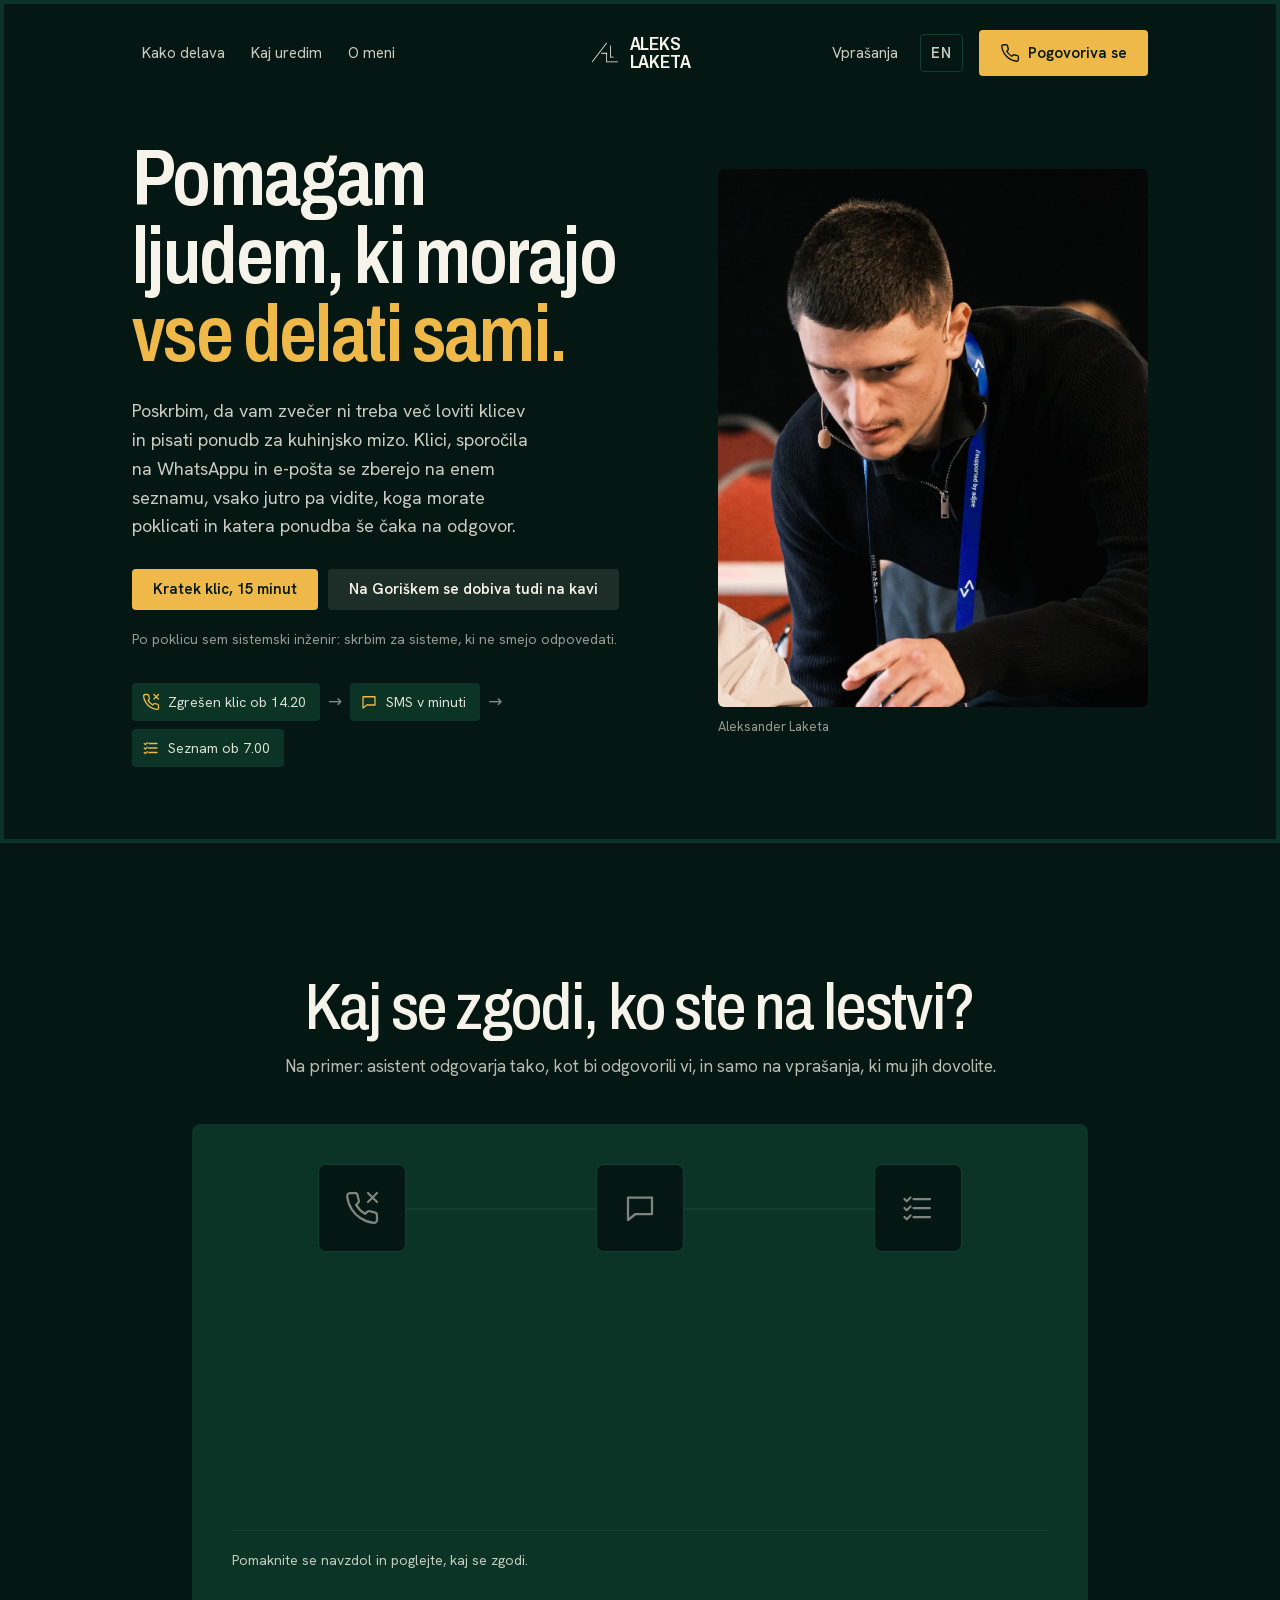
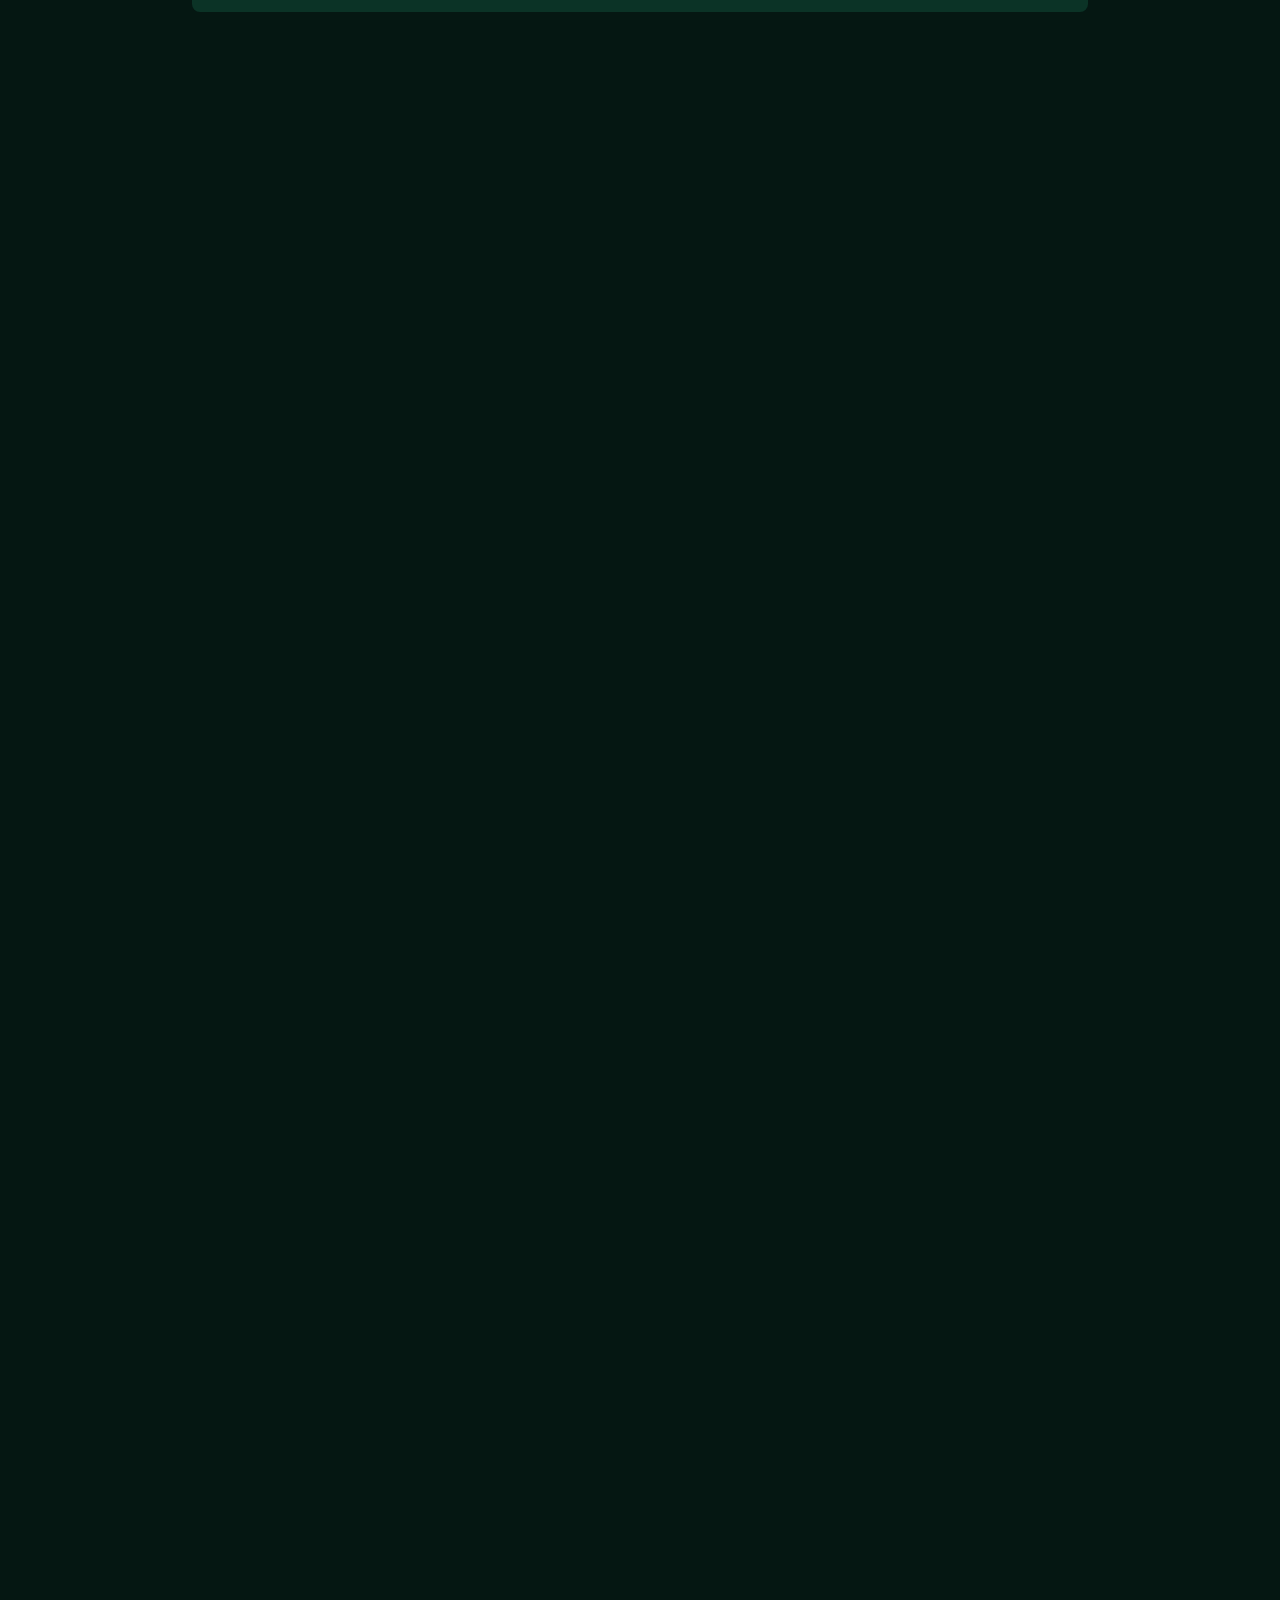
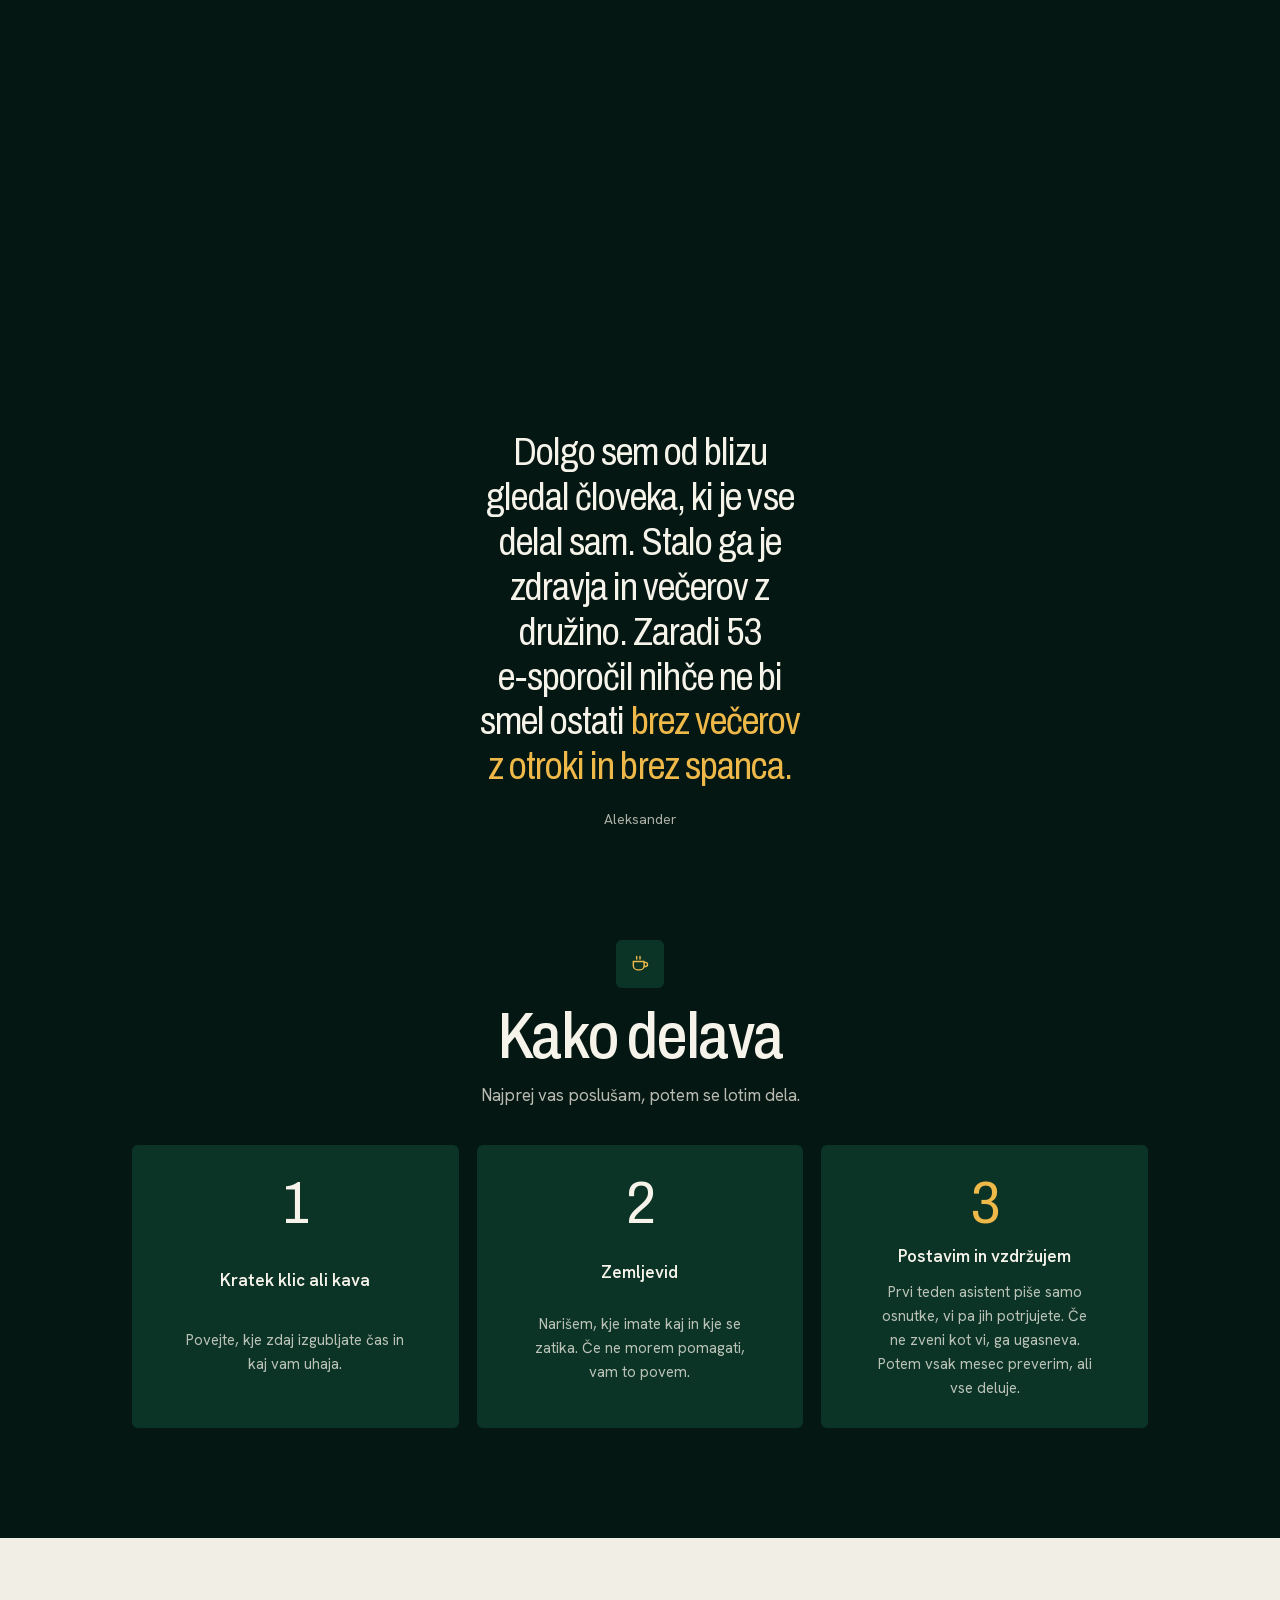
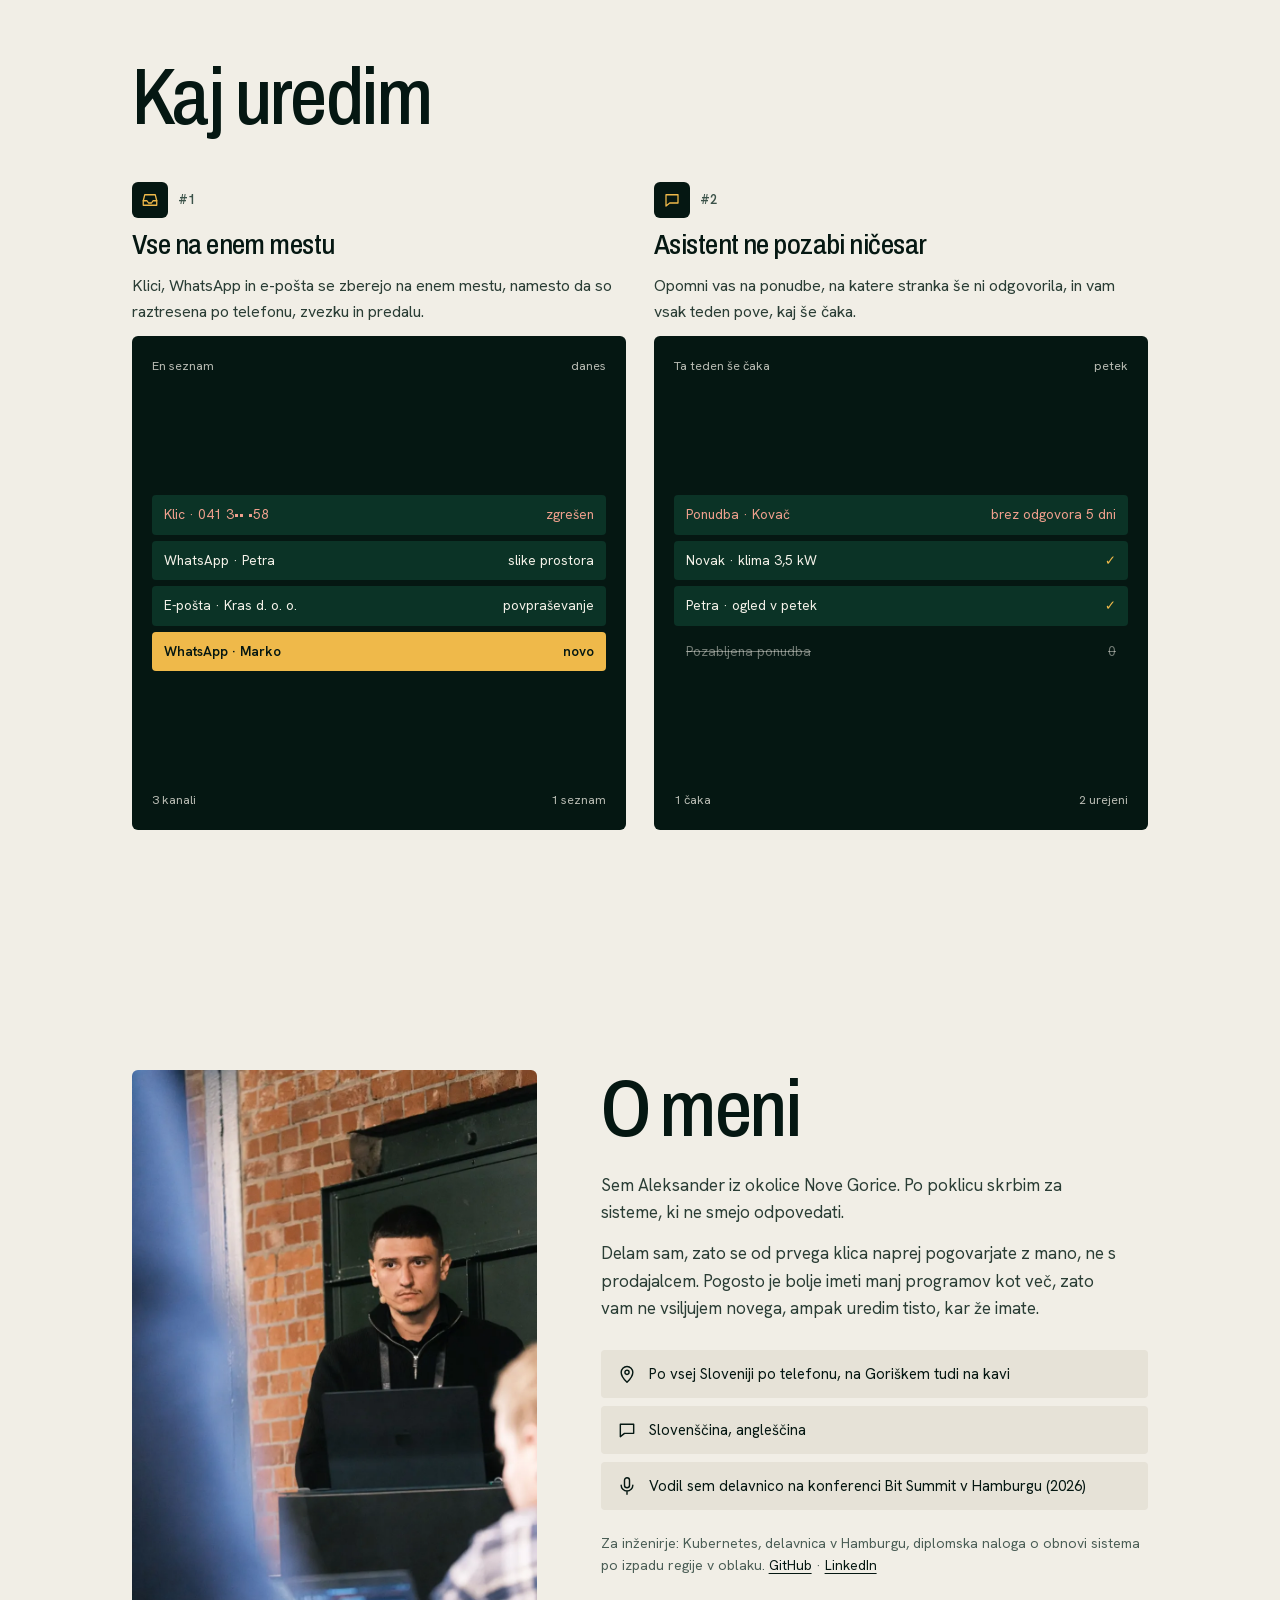
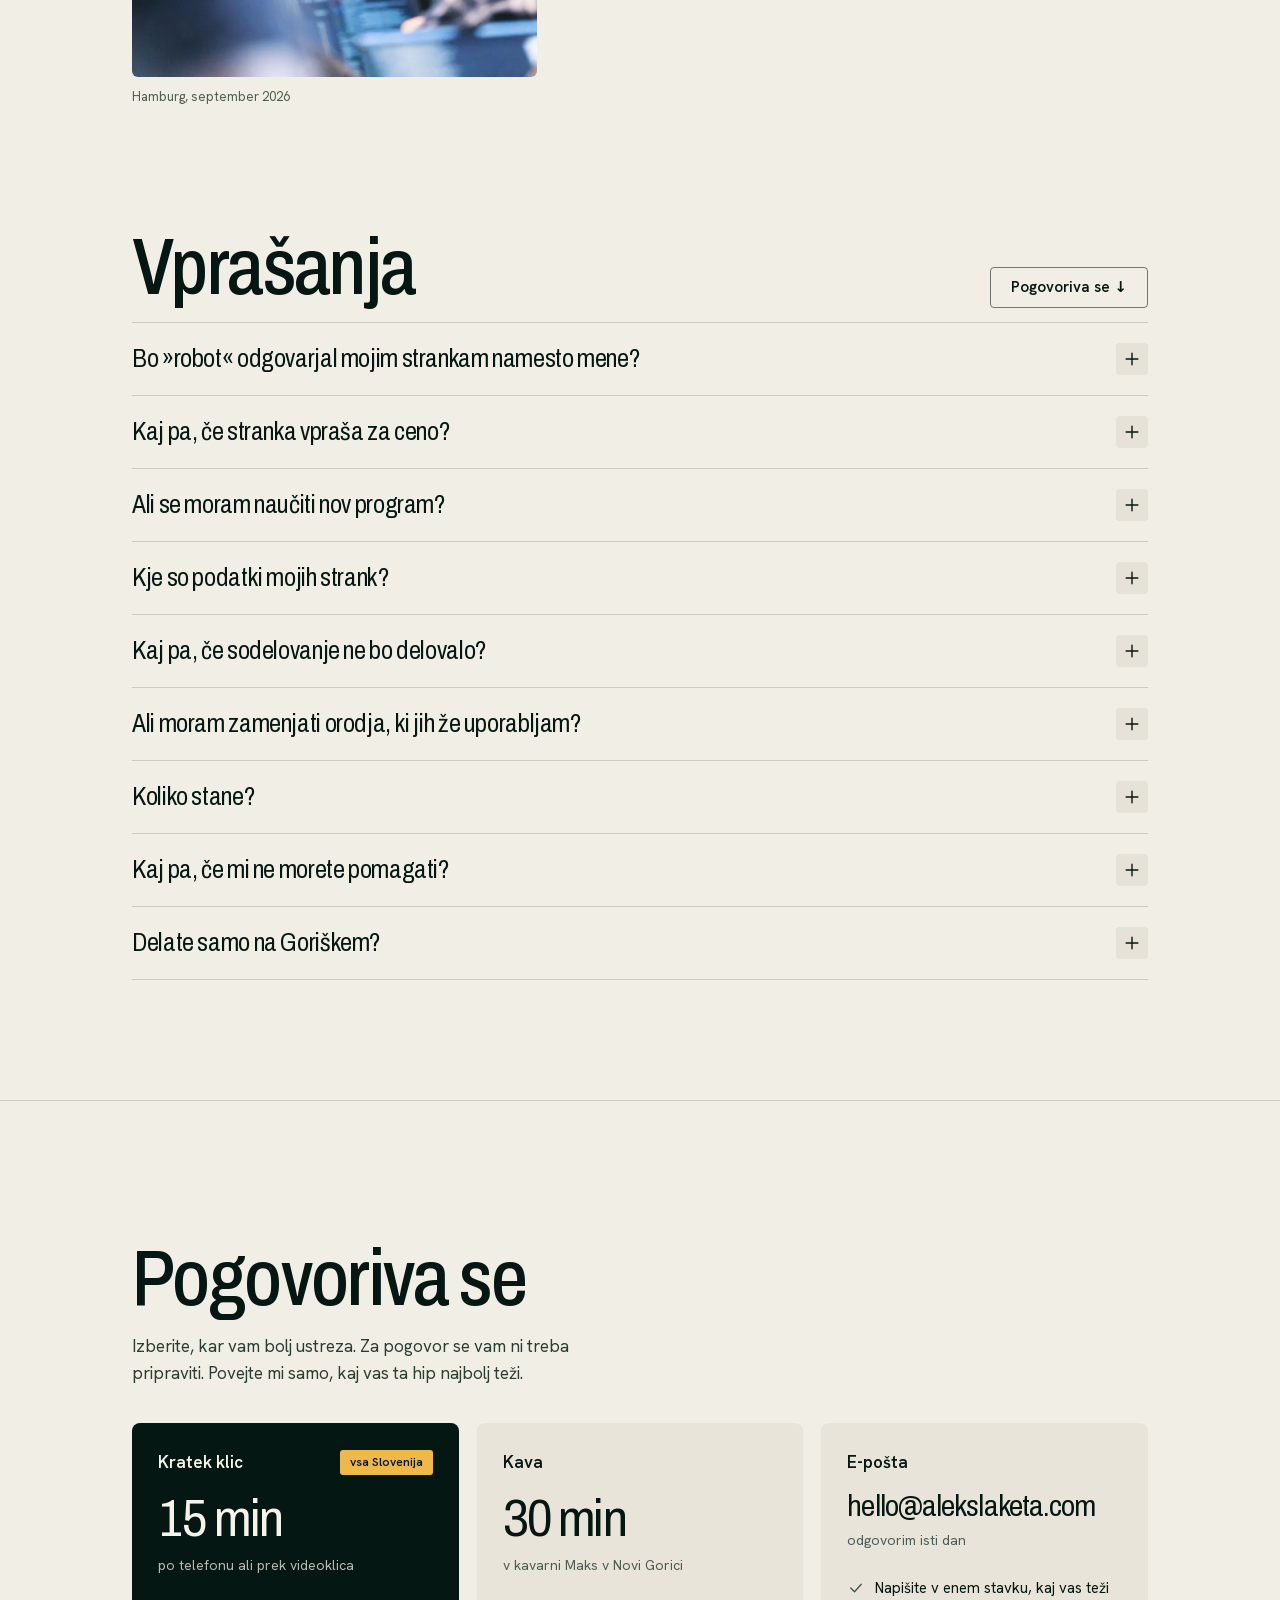
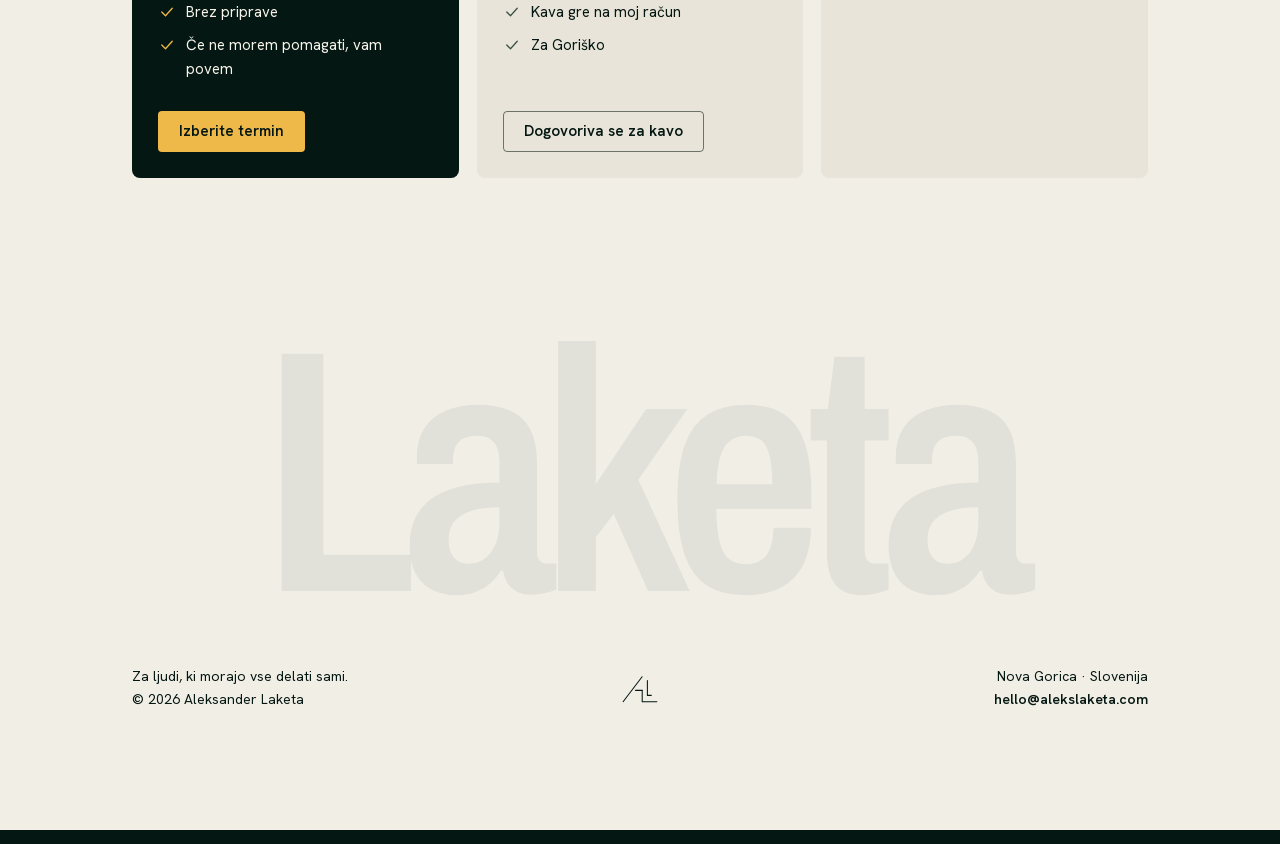
<file: sl/obrtniki/index.html>
<!doctype html>
<html lang="sl">
<head>
<meta charset="utf-8">
<meta name="viewport" content="width=device-width,initial-scale=1">
<title>Digitalni asistent za obrtnike · Aleks Laketa</title>
<meta name="description" content="Poskrbim, da vam zvečer ni treba več loviti klicev in pisati ponudb za kuhinjsko mizo. Klici, sporočila na WhatsAppu in e-pošta se zberejo na enem seznamu, vsako jutro pa vidite, koga morate poklicati in katera ponudba še čaka na odgovor.">
<meta name="theme-color" content="#051712">
<link rel="canonical" href="https://alekslaketa.com/sl/obrtniki/">
<link rel="alternate" hreflang="sl" href="https://alekslaketa.com/sl/obrtniki/">
<link rel="alternate" hreflang="en" href="https://alekslaketa.com/en/obrtniki/">
<link rel="alternate" hreflang="x-default" href="https://alekslaketa.com/sl/obrtniki/">
<link rel="icon" href="/assets/favicon.svg" type="image/svg+xml">
<link rel="apple-touch-icon" href="/assets/apple-touch-icon.png">
<link rel="preload" href="/assets/helping.webp" as="image" type="image/webp" fetchpriority="high">
<link rel="preload" href="/assets/fonts/archivo-latin-ad60be.woff2" as="font" type="font/woff2" crossorigin>
<link rel="preload" href="/assets/fonts/hanken-grotesk-latin-757962.woff2" as="font" type="font/woff2" crossorigin>
<meta property="og:type" content="website">
<meta property="og:site_name" content="Aleks Laketa">
<meta property="og:locale" content="sl_SI">
<meta property="og:title" content="Digitalni asistent za obrtnike · Aleks Laketa">
<meta property="og:description" content="Poskrbim, da vam zvečer ni treba več loviti klicev in pisati ponudb za kuhinjsko mizo. Klici, sporočila na WhatsAppu in e-pošta se zberejo na enem seznamu, vsako jutro pa vidite, koga morate poklicati in katera ponudba še čaka na odgovor.">
<meta property="og:url" content="https://alekslaketa.com/sl/obrtniki/">
<meta property="og:image" content="https://alekslaketa.com/assets/og-sl.png">
<meta property="og:image:width" content="1200">
<meta property="og:image:height" content="630">
<meta name="twitter:card" content="summary_large_image">
<script type="application/ld+json">{"@context": "https://schema.org", "@graph": [{"@type": "ProfessionalService", "@id": "https://alekslaketa.com/#service", "name": "Aleks Laketa", "url": "https://alekslaketa.com/sl/", "email": "hello@alekslaketa.com", "image": "https://alekslaketa.com/assets/helping.jpg", "areaServed": {"@type": "Country", "name": "Slovenia"}, "address": {"@type": "PostalAddress", "addressLocality": "Nova Gorica", "addressCountry": "SI"}, "founder": {"@id": "https://alekslaketa.com/#aleksander"}, "knowsLanguage": ["sl", "en"]}, {"@type": "Person", "@id": "https://alekslaketa.com/#aleksander", "name": "Aleksander Laketa", "jobTitle": "Sistemski inženir", "sameAs": ["https://www.linkedin.com/in/aleksander-laketa", "https://github.com/0Aleksander"]}, {"@type": "WebPage", "url": "https://alekslaketa.com/sl/obrtniki/", "name": "Digitalni asistent za obrtnike · Aleks Laketa", "description": "Poskrbim, da vam zvečer ni treba več loviti klicev in pisati ponudb za kuhinjsko mizo. Klici, sporočila na WhatsAppu in e-pošta se zberejo na enem seznamu, vsako jutro pa vidite, koga morate poklicati in katera ponudba še čaka na odgovor.", "inLanguage": "sl", "about": {"@id": "https://alekslaketa.com/#service"}}]}</script>
<style>
@font-face { font-family: 'Archivo'; font-style: normal; font-weight: 400 700; font-stretch: 75% 100%; font-display: swap; src: url(/assets/fonts/archivo-latin-ext-8ec073.woff2) format('woff2'); unicode-range: U+0100-02BA, U+02BD-02C5, U+02C7-02CC, U+02CE-02D7, U+02DD-02FF, U+0304, U+0308, U+0329, U+1D00-1DBF, U+1E00-1E9F, U+1EF2-1EFF, U+2020, U+20A0-20AB, U+20AD-20C4, U+2113, U+2C60-2C7F, U+A720-A7FF; }
@font-face { font-family: 'Archivo'; font-style: normal; font-weight: 400 700; font-stretch: 75% 100%; font-display: swap; src: url(/assets/fonts/archivo-latin-ad60be.woff2) format('woff2'); unicode-range: U+0000-00FF, U+0131, U+0152-0153, U+02BB-02BC, U+02C6, U+02DA, U+02DC, U+0304, U+0308, U+0329, U+2000-206F, U+20AC, U+2122, U+2191, U+2193, U+2212, U+2215, U+FEFF, U+FFFD; }
@font-face { font-family: 'Hanken Grotesk'; font-style: normal; font-weight: 400; font-display: swap; src: url(/assets/fonts/hanken-grotesk-latin-ext-c95efb.woff2) format('woff2'); unicode-range: U+0100-02BA, U+02BD-02C5, U+02C7-02CC, U+02CE-02D7, U+02DD-02FF, U+0304, U+0308, U+0329, U+1D00-1DBF, U+1E00-1E9F, U+1EF2-1EFF, U+2020, U+20A0-20AB, U+20AD-20C4, U+2113, U+2C60-2C7F, U+A720-A7FF; }
@font-face { font-family: 'Hanken Grotesk'; font-style: normal; font-weight: 400; font-display: swap; src: url(/assets/fonts/hanken-grotesk-latin-757962.woff2) format('woff2'); unicode-range: U+0000-00FF, U+0131, U+0152-0153, U+02BB-02BC, U+02C6, U+02DA, U+02DC, U+0304, U+0308, U+0329, U+2000-206F, U+20AC, U+2122, U+2191, U+2193, U+2212, U+2215, U+FEFF, U+FFFD; }
@font-face { font-family: 'Hanken Grotesk'; font-style: normal; font-weight: 500; font-display: swap; src: url(/assets/fonts/hanken-grotesk-latin-ext-c95efb.woff2) format('woff2'); unicode-range: U+0100-02BA, U+02BD-02C5, U+02C7-02CC, U+02CE-02D7, U+02DD-02FF, U+0304, U+0308, U+0329, U+1D00-1DBF, U+1E00-1E9F, U+1EF2-1EFF, U+2020, U+20A0-20AB, U+20AD-20C4, U+2113, U+2C60-2C7F, U+A720-A7FF; }
@font-face { font-family: 'Hanken Grotesk'; font-style: normal; font-weight: 500; font-display: swap; src: url(/assets/fonts/hanken-grotesk-latin-757962.woff2) format('woff2'); unicode-range: U+0000-00FF, U+0131, U+0152-0153, U+02BB-02BC, U+02C6, U+02DA, U+02DC, U+0304, U+0308, U+0329, U+2000-206F, U+20AC, U+2122, U+2191, U+2193, U+2212, U+2215, U+FEFF, U+FFFD; }
@font-face { font-family: 'Hanken Grotesk'; font-style: normal; font-weight: 600; font-display: swap; src: url(/assets/fonts/hanken-grotesk-latin-ext-c95efb.woff2) format('woff2'); unicode-range: U+0100-02BA, U+02BD-02C5, U+02C7-02CC, U+02CE-02D7, U+02DD-02FF, U+0304, U+0308, U+0329, U+1D00-1DBF, U+1E00-1E9F, U+1EF2-1EFF, U+2020, U+20A0-20AB, U+20AD-20C4, U+2113, U+2C60-2C7F, U+A720-A7FF; }
@font-face { font-family: 'Hanken Grotesk'; font-style: normal; font-weight: 600; font-display: swap; src: url(/assets/fonts/hanken-grotesk-latin-757962.woff2) format('woff2'); unicode-range: U+0000-00FF, U+0131, U+0152-0153, U+02BB-02BC, U+02C6, U+02DA, U+02DC, U+0304, U+0308, U+0329, U+2000-206F, U+20AC, U+2122, U+2191, U+2193, U+2212, U+2215, U+FEFF, U+FFFD; }


:root{
  --ink:#051712;     
  --ink2:#0b3326;    
  --ink3:#103f2f;    
  --paper:#F1EEE6;   
  --cream:#F6F3EA;   
  --gold:#EFB94A;    
  --mut:#7c8a8a;     
  --rule:rgba(5,23,18,.16);
  --display:"Archivo","Avenir Next Condensed","Avenir Next",system-ui,sans-serif;
  --body:"Hanken Grotesk","Avenir Next",system-ui,sans-serif;
  --r:6px;
  color-scheme:dark;
}
*{box-sizing:border-box}
body{margin:0;background:var(--ink);color:var(--cream);font-family:var(--body);font-size:17px;line-height:1.6;-webkit-font-smoothing:antialiased}
a{color:inherit;text-decoration:none}
a:focus-visible,button:focus-visible,summary:focus-visible{outline:2px solid var(--gold);outline-offset:3px;border-radius:4px}
img{display:block;max-width:100%;height:auto}
p{margin:0}
h1,h2,h3{margin:0;font-family:var(--display);font-stretch:82%;letter-spacing:-.02em;text-wrap:balance}
.wrap{max-width:1080px;margin:0 auto;padding-inline:clamp(16px,4vw,32px)}
.label{font-size:12.5px;font-weight:600;letter-spacing:.08em;text-transform:uppercase}
.ic{width:20px;height:20px;flex:none;fill:none;stroke:currentColor;stroke-width:1.7;stroke-linecap:round;stroke-linejoin:round}
.photo{border-radius:var(--r);width:100%}


.btn{display:inline-flex;align-items:center;gap:8px;padding:12px 20px;border-radius:4px;font-family:var(--body);font-weight:600;font-size:15px;line-height:1;border:1.5px solid transparent;cursor:pointer;transition:background .2s,color .2s,transform .2s}
.btn:hover{transform:translateY(-1px)}
.btn-gold{background:var(--gold);color:var(--ink)}
.btn-gold:hover{background:#f6cb6e}
.btn-ghost{background:rgba(246,243,234,.1);color:var(--cream)}
.btn-ghost:hover{background:rgba(246,243,234,.18)}
.btn-line{border-color:rgba(5,23,18,.55);color:var(--ink)}
.btn-line:hover{background:var(--ink);color:var(--paper);border-color:var(--ink)}
.btn-dark{background:var(--ink);color:var(--paper)}
.btn-dark:hover{background:var(--ink3)}


.hero{border:4px solid var(--ink2)}
nav{display:grid;grid-template-columns:1fr auto 1fr;align-items:center;gap:32px;padding-block:26px 8px}
nav .side{display:flex;align-items:center;gap:6px}
nav .side.r{justify-content:flex-end}
nav .side.r .btn{margin-left:10px}
nav .side a:not(.btn){font-size:15px;color:rgba(246,243,234,.82);padding:6px 10px;border-radius:4px;transition:background .2s}
nav .side a:not(.btn):hover{background:rgba(246,243,234,.08);color:var(--cream)}
.mark{display:flex;align-items:center;gap:10px;font-family:var(--display);font-stretch:80%;font-weight:600;font-size:19px;line-height:.95;letter-spacing:-.01em;text-transform:uppercase}
.mark svg{width:30px;height:30px}
.hero-grid{display:grid;grid-template-columns:1.1fr .9fr;gap:clamp(28px,5vw,60px);align-items:center;padding-block:56px 72px}
.hero-grid>div{min-width:0}
.hero h1{font-size:clamp(54px,7.8vw,108px);line-height:.94;font-weight:600;font-stretch:78%}
.hero h1 em{font-style:normal;color:var(--gold)}
.hero .lead{margin-top:24px;max-width:40ch;color:rgba(246,243,234,.82);font-size:18px}
.hero .ctas{display:flex;flex-wrap:wrap;gap:10px;margin-top:28px}
.chips{display:flex;flex-wrap:wrap;gap:8px;margin-top:32px}
.chip{display:inline-flex;align-items:center;gap:8px;padding:8px 14px 8px 10px;border-radius:4px;background:var(--ink2);font-size:14px;color:rgba(246,243,234,.9)}
.chip .ic{width:18px;height:18px;color:var(--gold)}
.chip-arrow{align-self:center;color:var(--mut)}
.hero figure{margin:0}
.hero figcaption{margin-top:10px;font-size:13px;color:rgba(246,243,234,.6)}


.flow{padding-block:clamp(72px,10vw,120px) 24px;text-align:center}
.flow h2,.report h2{font-size:clamp(40px,5.6vw,64px);font-weight:500;line-height:1.02}
.flow .sub,.report .sub{margin-top:12px;color:rgba(246,243,234,.75)}
.widget{position:relative;margin:44px auto 0;max-width:920px;background:var(--ink2);border-radius:8px;padding:clamp(22px,4vw,40px);text-align:left}
.track{position:absolute;left:16.6%;right:16.6%;top:calc(clamp(22px,4vw,40px) + 44px);height:2px;background:var(--ink3);border-radius:2px}
.track .fill{position:absolute;left:0;top:0;bottom:0;width:0;background:var(--gold);border-radius:2px;transition:width .9s ease}
.track .dot{position:absolute;top:50%;left:0;width:12px;height:12px;margin:-6px 0 0 -6px;border-radius:50%;background:var(--gold);box-shadow:0 0 0 6px rgba(239,185,74,.18);transition:left .9s ease}
.stages{position:relative;display:grid;grid-template-columns:repeat(3,1fr);gap:18px}
.stage{display:grid;justify-items:center;gap:14px;text-align:center;min-width:0}
.bubble-ic{width:88px;height:88px;border-radius:8px;display:grid;place-items:center;background:var(--ink);border:1.5px solid var(--ink3);color:rgba(246,243,234,.5);transition:background .4s,color .4s,border-color .4s,transform .4s}
.bubble-ic .ic{width:36px;height:36px;stroke-width:1.5}
.stage.on .bubble-ic{background:var(--cream);color:var(--ink);border-color:var(--cream)}
.stage.done .bubble-ic{background:var(--gold);color:var(--ink);border-color:var(--gold)}
.stage.ring .bubble-ic{animation:ring .6s ease-in-out 2}
@keyframes ring{0%,100%{transform:rotate(0)}20%{transform:rotate(-12deg)}40%{transform:rotate(10deg)}60%{transform:rotate(-8deg)}80%{transform:rotate(6deg)}}
.stage .t{font-family:var(--display);font-stretch:82%;font-weight:500;font-size:22px;font-variant-numeric:tabular-nums;color:rgba(246,243,234,.55);transition:color .4s}
.stage.on .t,.stage.done .t{color:var(--cream)}
.stage h3{font-size:19px;font-weight:500;letter-spacing:-.01em}
.stage .card{width:100%;max-width:260px;min-height:96px;border-radius:6px;background:var(--ink);padding:14px;font-size:14px;line-height:1.45;color:rgba(246,243,234,.85);opacity:.35;transform:translateY(6px);transition:opacity .5s,transform .5s;text-align:left}
.stage.on .card,.stage.done .card{opacity:1;transform:none}
.card .row{display:flex;justify-content:space-between;gap:8px;align-items:center}
.card .miss{color:#f0a08d;font-weight:600}
.card u{color:var(--gold);text-underline-offset:3px}
.card .slot{margin-top:6px;padding:7px 10px;border-radius:4px;background:var(--ink2);display:flex;justify-content:space-between;font-size:13px}
.card .slot.new{background:var(--ink3);transition:background .4s,color .4s}
.stage.done .card .slot.new{background:var(--gold);color:var(--ink);font-weight:600}
.typing{display:inline-flex;gap:4px}
.typing i{width:6px;height:6px;border-radius:50%;background:rgba(246,243,234,.6);animation:blink 1s infinite}
.typing i:nth-child(2){animation-delay:.15s}.typing i:nth-child(3){animation-delay:.3s}
@keyframes blink{0%,100%{opacity:.25}50%{opacity:1}}
.widget .status{margin-top:26px;display:flex;justify-content:space-between;gap:12px;align-items:center;flex-wrap:wrap;padding-top:18px;border-top:1px solid var(--ink3);font-size:14px;color:rgba(246,243,234,.8)}
.widget .status b{color:var(--gold);font-weight:600}
.replay{background:transparent;border:1.5px solid var(--ink3);color:var(--cream);padding:8px 14px;border-radius:4px;font:600 13px var(--body);cursor:pointer}
.replay:hover{background:var(--ink3)}
@media (prefers-reduced-motion:reduce){*{transition:none!important;animation:none!important}}


.report{text-align:center;padding-block:clamp(72px,10vw,110px)}
.report .ico{width:48px;height:48px;margin:0 auto 16px;border-radius:6px;background:var(--ink2);display:grid;place-items:center;color:var(--gold)}
.cards{display:grid;grid-template-columns:repeat(3,1fr);gap:18px;margin-top:36px}
.scard{border-radius:var(--r);background:var(--ink2);padding:28px 20px;display:grid;justify-items:center;gap:10px}
.scard .ic{width:26px;height:26px;color:rgba(246,243,234,.7)}
.scard .k{font-size:14px;color:rgba(246,243,234,.85)}
.scard .big{font-family:var(--display);font-stretch:82%;font-weight:400;font-size:60px;line-height:1;letter-spacing:-.03em;font-variant-numeric:tabular-nums}
.scard.gold .big{color:var(--gold)}
.scard .pill{font-size:12.5px;font-weight:600;background:rgba(246,243,234,.12);padding:5px 12px;border-radius:4px}
.report .foot{margin-top:16px;color:rgba(246,243,234,.72);font-size:14px}


.paper{background:var(--paper);color:var(--ink)}
.paper .wrap{padding-block:clamp(72px,10vw,120px)}
.paper.rounded{border-radius:0}
.sec-title{font-size:clamp(48px,6.4vw,80px);font-weight:500;line-height:1;font-stretch:78%}
.feats{display:grid;grid-template-columns:repeat(3,1fr);gap:40px 28px;margin-top:44px}
.feat{display:flex;flex-direction:column;gap:12px;min-width:0}
.feat .head{display:flex;align-items:center;gap:10px}
.feat .badge{width:36px;height:36px;border-radius:6px;background:var(--ink);color:var(--gold);display:grid;place-items:center}
.feat .badge .ic{width:18px;height:18px}
.feat .num{font-size:13px;font-weight:600;color:#3b5249}
.feat h3{font-size:28px;font-weight:500;line-height:1.1}
.feat p{font-size:16px;color:#2a3d35}
.panel{margin-top:auto;aspect-ratio:1/1;background:var(--ink);color:var(--cream);border-radius:var(--r);padding:20px;display:flex;flex-direction:column;justify-content:space-between;gap:12px}
.panel .meta{display:flex;justify-content:space-between;font-size:12.5px;color:rgba(246,243,234,.75)}
.panel .lines{display:grid;gap:6px;font-size:13.5px}
.panel .lines div{display:flex;justify-content:space-between;gap:10px;padding:9px 12px;background:var(--ink2);border-radius:4px}
.panel .lines .miss{color:#f0a08d}
.panel .lines .gold{background:var(--gold);color:var(--ink);font-weight:600}
.panel .lines .no{color:rgba(246,243,234,.45);text-decoration:line-through;background:transparent}
.panel .msg{background:var(--ink2);padding:12px 14px;font-size:15px;line-height:1.45;border-radius:6px 6px 6px 2px}
.panel .msg u{color:var(--gold);text-underline-offset:3px}
.panel .one{font-family:var(--display);font-stretch:82%;font-weight:400;font-size:clamp(120px,14vw,170px);line-height:.8;color:var(--gold);text-align:center}
.tick{color:var(--gold);font-weight:700}


.about{display:grid;grid-template-columns:.85fr 1.15fr;gap:clamp(28px,5vw,64px);align-items:start}
.about>div{min-width:0}
.about figure{margin:0}
.about figcaption,.band figcaption{margin-top:10px;font-size:13px;color:#4a5d55}
.about .body{display:grid;gap:14px;margin-top:22px;max-width:52ch;color:#2a3d35}
.facts{margin-top:28px;display:grid;gap:8px}
.facts div{display:flex;align-items:center;gap:12px;padding:12px 16px;background:#e6e2d7;border-radius:4px;font-size:15px}
.facts .ic{color:var(--ink)}


.band{padding-block:clamp(56px,8vw,96px)}
.band figure{margin:0}
.band figcaption{color:rgba(246,243,234,.6)}
.band blockquote{margin:32px 0 0;max-width:30ch}
.band blockquote p{font-family:var(--display);font-stretch:82%;font-weight:400;font-size:clamp(32px,4.6vw,56px);line-height:1.05;letter-spacing:-.025em}
.band blockquote p em{font-style:normal;color:var(--gold)}
.band cite{display:block;margin-top:14px;font-style:normal;font-size:14px;color:rgba(246,243,234,.7)}


.faq-head{display:flex;justify-content:space-between;align-items:flex-end;gap:16px;padding-bottom:14px}
details{border-top:1px solid var(--rule)}
details:last-child{border-bottom:1px solid var(--rule)}
summary{list-style:none;font-stretch:82%;display:flex;justify-content:space-between;gap:16px;align-items:center;padding:20px 0;cursor:pointer;font-family:var(--display);font-weight:400;font-size:clamp(20px,2.4vw,25px);line-height:1.2;letter-spacing:-.015em}
summary::-webkit-details-marker{display:none}
summary .pm{width:32px;height:32px;border-radius:4px;background:#e6e2d7;display:grid;place-items:center;flex:none;transition:transform .25s}
details[open] summary .pm{transform:rotate(45deg)}
details p{padding:0 0 22px;max-width:64ch;color:#2a3d35}


.tags{display:flex;flex-wrap:wrap;gap:8px}
.tags span{border:1.5px solid rgba(5,23,18,.4);padding:4px 12px;border-radius:4px;font-size:13px;font-weight:600}
.price-head{display:flex;justify-content:space-between;align-items:flex-end;gap:20px;flex-wrap:wrap;margin-top:18px}
.price-head p{max-width:46ch;margin-top:14px;color:#2a3d35}
.tiers{display:grid;grid-template-columns:repeat(3,1fr);gap:18px;margin-top:36px}
.tier{display:flex;flex-direction:column;gap:6px;padding:26px;border-radius:8px;background:#e8e4d9;min-width:0}
.tier.hi{background:var(--ink);color:var(--cream)}
.tier .top{display:flex;gap:10px;align-items:center;font-weight:600}
.tier .top i{font-style:normal;font-size:12px;font-weight:600;background:var(--gold);color:var(--ink);padding:3px 10px;border-radius:3px;margin-left:auto}
.tier .amt{font-family:var(--display);font-stretch:82%;font-weight:400;font-size:clamp(40px,4.4vw,52px);line-height:1.1;letter-spacing:-.03em;margin-top:8px;font-variant-numeric:tabular-nums}
.tier .per{font-size:14px;color:#4a5d55}
.tier.hi .per{color:rgba(246,243,234,.75)}
.tier ul{list-style:none;padding:0;margin:18px 0 24px;display:grid;gap:9px;font-size:15px}
.tier li{display:grid;grid-template-columns:20px 1fr;gap:8px;align-items:start}
.tier li .ic{width:18px;height:18px;margin-top:3px;color:#3b5249}
.tier.hi li .ic{color:var(--gold)}
.tier .btn{align-self:flex-start;margin-top:auto}
.small-note{margin-top:20px;font-size:14px;color:#4a5d55}


.foot{position:relative;overflow:hidden;padding-top:40px}
.ghost{font-family:var(--display);font-weight:600;font-stretch:75%;font-size:clamp(120px,27vw,360px);line-height:.8;text-align:center;color:rgba(5,23,18,.06);letter-spacing:-.05em;user-select:none;margin-bottom:-.2em}
.foot-row{position:relative;display:grid;grid-template-columns:1fr auto 1fr;align-items:end;gap:20px;padding-block:20px 28px;font-size:14px}
.foot-row .r{text-align:right}
.foot-row .mail{user-select:all;font-weight:600}
.foot-row svg{width:40px;height:40px}
.bar{height:14px;background:var(--ink)}

@media (max-width:420px){nav .btn .ic{display:none}nav .btn{padding:10px 14px}}
@media (max-width:860px){
  nav{grid-template-columns:1fr auto}
  nav .side.l{display:none}
  nav .side.r a:not(.btn){display:none}
  .mark{order:-1}
  .hero-grid,.about{grid-template-columns:1fr}
  .cards,.feats,.tiers{grid-template-columns:1fr}
  .stages{grid-template-columns:1fr;gap:28px}
  .track{display:none}
  .stage{grid-template-columns:auto 1fr;justify-items:start;text-align:left;column-gap:16px;row-gap:8px}
  .stage .bubble-ic{grid-row:span 3;width:64px;height:64px}
  .stage .bubble-ic .ic{width:28px;height:28px}
  .stage .card{max-width:none}
  .panel{aspect-ratio:auto;min-height:260px}
  .foot-row{grid-template-columns:1fr;justify-items:start}
  .foot-row .r{text-align:left}
}


body:not(.en) .t-en{display:none!important}
body.en .t-sl{display:none!important}
.hero h1.long{font-size:clamp(44px,6.2vw,88px);line-height:.98}
.langbtn{all:unset;cursor:pointer;font-size:13px;font-weight:600;letter-spacing:.06em;padding:6px 10px;border-radius:4px;color:rgba(246,243,234,.82);border:1px solid var(--ink3);margin-left:6px}
.langbtn:hover{background:rgba(246,243,234,.08)}
.langbtn:focus-visible{outline:2px solid var(--gold);outline-offset:3px}
.ph{outline:1.5px dashed var(--gold);outline-offset:6px;border-radius:2px}
.scard .k{font-size:17px;color:var(--cream)}
.step-p{font-size:15px;color:rgba(246,243,234,.75);max-width:28ch;margin:0 auto}
.eng{margin-top:22px;font-size:14px;color:#4a5d55}
.eng a{text-decoration:underline;text-underline-offset:3px;color:var(--ink)}
.tier .amt{overflow-wrap:anywhere}
@media (max-width:860px){nav .side.r .langbtn{display:inline-block}}
.feats.two{grid-template-columns:repeat(2,1fr)}
@media (max-width:860px){.feats.two{grid-template-columns:1fr}}
.why{padding-block:clamp(48px,7vw,88px) 0}
.why blockquote{margin:0 auto;max-width:34ch;text-align:center}
.why blockquote p{font-size:clamp(24px,3.2vw,38px);line-height:1.18}
.why cite{margin-top:18px}
.tel{font-family:var(--display);font-stretch:82%;font-size:24px;margin-top:4px;user-select:all}
.tel a{color:inherit}
.cred{margin-top:18px;font-size:14px;color:rgba(246,243,234,.6)}


.flow.js .stage .t,.flow.js .stage h3,.flow.js .stage .card{transition:opacity .5s ease,transform .5s ease,color .4s}
.flow.js .stage.pending .t,.flow.js .stage.pending h3,.flow.js .stage.pending .card{opacity:0;transform:translateY(24px)}
.flow.js .track .fill,.flow.js .track .dot{transition:width .15s linear,left .15s linear}
@media (min-width:861px) and (min-height:760px) and (prefers-reduced-motion:no-preference){
  .flow.js{padding-block:0}
  .flow.js .flow-scroll{height:300vh}
  .flow.js .flow-pin{position:sticky;top:0;height:100vh;display:flex;flex-direction:column;justify-content:center}
}
@media (max-width:860px){nav .side.r a.langbtn{display:inline-block}.chip-arrow{display:none}}
.stage{align-content:start}
picture{display:block}
a.mail{color:inherit;text-decoration:none}a.mail:hover{text-decoration:underline}
</style>


</head>
<body>
<svg width="0" height="0" style="position:absolute" aria-hidden="true">
  <defs>
    <symbol id="i-phone" viewBox="0 0 24 24"><path d="M22 16.92v3a2 2 0 0 1-2.18 2 19.8 19.8 0 0 1-8.63-3.07 19.5 19.5 0 0 1-6-6A19.8 19.8 0 0 1 2.12 4.18 2 2 0 0 1 4.11 2h3a2 2 0 0 1 2 1.72c.13.96.36 1.9.7 2.81a2 2 0 0 1-.45 2.11L8.09 9.91a16 16 0 0 0 6 6l1.27-1.27a2 2 0 0 1 2.11-.45c.91.34 1.85.57 2.81.7A2 2 0 0 1 22 16.92z"/></symbol>
    <symbol id="i-missed" viewBox="0 0 24 24"><path d="M22 16.92v3a2 2 0 0 1-2.18 2 19.8 19.8 0 0 1-8.63-3.07 19.5 19.5 0 0 1-6-6A19.8 19.8 0 0 1 2.12 4.18 2 2 0 0 1 4.11 2h3a2 2 0 0 1 2 1.72c.13.96.36 1.9.7 2.81a2 2 0 0 1-.45 2.11L8.09 9.91a16 16 0 0 0 6 6l1.27-1.27a2 2 0 0 1 2.11-.45c.91.34 1.85.57 2.81.7A2 2 0 0 1 22 16.92z"/><path d="M16 2l6 6M22 2l-6 6"/></symbol>
    <symbol id="i-msg" viewBox="0 0 24 24"><path d="M21 15a2 2 0 0 1-2 2H7l-4 4V5a2 2 0 0 1 2-2h14a2 2 0 0 1 2 2z"/><path d="M8 9h8M8 13h5"/></symbol>
    <symbol id="i-cal" viewBox="0 0 24 24"><rect x="3" y="4" width="18" height="18" rx="3"/><path d="M16 2v4M8 2v4M3 10h18"/><path d="m9 16 2 2 4-4"/></symbol>
    <symbol id="i-shield" viewBox="0 0 24 24"><path d="M12 22s8-4 8-10V5l-8-3-8 3v7c0 6 8 10 8 10z"/><path d="m9 12 2 2 4-4"/></symbol>
    <symbol id="i-refresh" viewBox="0 0 24 24"><path d="M21 12a9 9 0 1 1-3-6.7L21 8"/><path d="M21 3v5h-5"/></symbol>
    <symbol id="i-target" viewBox="0 0 24 24"><circle cx="12" cy="12" r="9"/><circle cx="12" cy="12" r="5"/><circle cx="12" cy="12" r="1.5"/></symbol>
    <symbol id="i-euro" viewBox="0 0 24 24"><path d="M18 6.5A7 7 0 1 0 18 17.5"/><path d="M4 10h9M4 14h9"/></symbol>
    <symbol id="i-user" viewBox="0 0 24 24"><circle cx="12" cy="8" r="4"/><path d="M4 21a8 8 0 0 1 16 0"/></symbol>
    <symbol id="i-check" viewBox="0 0 24 24"><path d="m5 12 5 5 9-10"/></symbol>
    <symbol id="i-plus" viewBox="0 0 24 24"><path d="M12 5v14M5 12h14"/></symbol>
    <symbol id="i-pin" viewBox="0 0 24 24"><path d="M12 22s7-6.5 7-12a7 7 0 0 0-14 0c0 5.5 7 12 7 12z"/><circle cx="12" cy="10" r="2.5"/></symbol>
    <symbol id="i-chat" viewBox="0 0 24 24"><path d="M4 5h16v11H9l-5 4z"/></symbol>
    <symbol id="i-mic" viewBox="0 0 24 24"><rect x="9" y="2" width="6" height="12" rx="3"/><path d="M5 11a7 7 0 0 0 14 0M12 18v4"/></symbol>
    <symbol id="i-coffee" viewBox="0 0 24 24"><path d="M4 9h13v5a5 5 0 0 1-5 5H9a5 5 0 0 1-5-5z"/><path d="M17 10h1.5a2.5 2.5 0 0 1 0 5H17M8 3v3M12 3v3"/></symbol>
    <symbol id="i-logo" viewBox="0 0 400 400"><path d="M31.06,322.17c-1.11,0-2.22-.35-3.17-1.07-2.3-1.75-2.74-5.04-.99-7.34L216.94,64.4c1.75-2.3,5.04-2.74,7.34-.99,2.3,1.750,2.74,5.04.99,7.34L35.23,320.11c-1.03,1.35-2.59,2.06-4.17,2.06Z"/><path d="M273.83,259.08c-2.89,0-5.24-2.34-5.24-5.24V105.02c0-2.89,2.34-5.24,5.24-5.24s5.24,2.34,5.24,5.24v148.83c0,2.89-2.34,5.24-5.24,5.24Z"/><path d="M313.08,259.08h-38.44c-2.89,0-5.24-2.34-5.24-5.24s2.34-5.24,5.24-5.24h38.44c2.89,0,5.24,2.34,5.24,5.24s-2.34,5.24-5.24,5.24Z"/><path d="M221.1,208.81h-67.03c-2.89,0-5.24-2.34-5.24-5.24s2.34-5.24,5.24-5.24h67.03c2.89,0,5.24,2.34,5.24,5.24s-2.34,5.24-5.24,5.24Z"/><path d="M222.09,322.17c-2.89,0-5.24-2.34-5.24-5.24v-113.36c0-2.89,2.34-5.24,5.24-5.24s5.24,2.34,5.24,5.24v113.36c0,2.89-2.34,5.24-5.24,5.24Z"/><path d="M368.94,322.16h-145.87c-2.89,0-5.24-2.34-5.24-5.24s2.34-5.24,5.24-5.24h145.87c2.89,0,5.24,2.34,5.24,5.24s-2.34,5.24-5.24,5.24Z"/></symbol>
      <symbol id="i-list" viewBox="0 0 24 24"><path d="M9 6h11M9 12h11M9 18h11"/><path d="m3 6 1.5 1.5L7 5M3 12l1.5 1.5L7 11M3 18l1.5 1.5L7 17"/></symbol>
    <symbol id="i-inbox" viewBox="0 0 24 24"><path d="M3 13h5l2 3h4l2-3h5"/><path d="M5 5h14l2 8v6H3v-6z"/></symbol>
    <symbol id="i-bolt" viewBox="0 0 24 24"><path d="M13 2 4 14h7l-1 8 9-12h-7z"/></symbol>
  </defs>
</svg>

<header class="hero" id="top">
  <div class="wrap">
    <nav>
      <div class="side l">
        <a href="#kako"><span class="t-sl">Kako delava</span><span class="t-en">How we work</span></a>
        <a href="#kaj"><span class="t-sl">Kaj uredim</span><span class="t-en">What I set up</span></a>
        <a href="#o-meni"><span class="t-sl">O meni</span><span class="t-en">About</span></a>
      </div>
      <a class="mark" href="/sl/" aria-label="Aleks Laketa"><svg viewBox="0 0 400 400" fill="#F6F3EA" aria-hidden="true"><use href="#i-logo"/></svg><span>Aleks<br>Laketa</span></a>
      <div class="side r">
        <a href="#vprasanja"><span class="t-sl">Vprašanja</span><span class="t-en">Questions</span></a>
        <a class="langbtn" id="langbtn" href="/en/obrtniki/" hreflang="en" lang="en" aria-label="English"><span class="t-sl">EN</span><span class="t-en">SL</span></a>
        <a class="btn btn-gold" href="#kontakt"><svg class="ic" aria-hidden="true"><use href="#i-phone"/></svg><span class="t-sl">Pogovoriva se</span><span class="t-en">Let's talk</span></a>
      </div>
    </nav>

    <div class="hero-grid">
      <div>
        <h1 class="long"><span class="t-sl">Pomagam ljudem, ki morajo <em>vse delati sami.</em></span><span class="t-en">I help people who have to <em>do everything themselves.</em></span></h1>
        <p class="lead"><span class="t-sl">Poskrbim, da vam zvečer ni treba več loviti klicev in pisati ponudb za kuhinjsko mizo. Klici, sporočila na WhatsAppu in e-pošta se zberejo na enem seznamu, vsako jutro pa vidite, koga morate poklicati in katera ponudba še čaka na odgovor.</span><span class="t-en">I make sure your evenings aren't spent chasing calls and writing quotes at the kitchen table. Calls, WhatsApp messages and emails come together in one list, and every morning you see who to call back and which quote is still waiting for an answer.</span></p>
        <div class="ctas">
          <a class="btn btn-gold" href="https://cal.com/alekslaketa/15min" target="_blank" rel="noopener"><span class="t-sl">Kratek klic, 15 minut</span><span class="t-en">Short call, 15 minutes</span></a>
          <a class="btn btn-ghost" href="https://cal.com/alekslaketa/coffee" target="_blank" rel="noopener"><span class="t-sl">Na Goriškem se dobiva tudi na kavi</span><span class="t-en">Coffee if you're near Gorica</span></a>
        </div>
        <p class="cred"><span class="t-sl">Po poklicu sem sistemski inženir: skrbim za sisteme, ki ne smejo odpovedati.</span><span class="t-en">I'm a systems engineer by trade: I look after systems that must not fail.</span></p>
        <div class="chips">
          <span class="chip"><svg class="ic" aria-hidden="true"><use href="#i-missed"/></svg><span class="t-sl">Zgrešen klic ob 14.20</span><span class="t-en">A missed call at 14:20</span></span>
          <span class="chip-arrow" aria-hidden="true">→</span>
          <span class="chip"><svg class="ic" aria-hidden="true"><use href="#i-chat"/></svg><span class="t-sl">SMS v minuti</span><span class="t-en">A text within a minute</span></span>
          <span class="chip-arrow" aria-hidden="true">→</span>
          <span class="chip"><svg class="ic" aria-hidden="true"><use href="#i-list"/></svg><span class="t-sl">Seznam ob 7.00</span><span class="t-en">Your list at 7:00</span></span>
        </div>
      </div>
      <figure>
        <picture><source srcset="/assets/helping.webp" type="image/webp"><img class="photo" src="/assets/helping.jpg" fetchpriority="high" decoding="async" width="1099" height="1374" alt="Aleksander Laketa pomaga udeležencu pri prenosniku na delavnici"></picture>
        <figcaption>Aleksander Laketa</figcaption>
      </figure>
    </div>
  </div>
</header>

<section class="flow" id="primer">
<div class="flow-scroll"><div class="flow-pin">
  <div class="wrap">
    <h2><span class="t-sl">Kaj se zgodi, ko ste na lestvi?</span><span class="t-en">What happens while you're up a ladder?</span></h2>
    <p class="sub"><span class="t-sl">Na primer: asistent odgovarja tako, kot bi odgovorili vi, in samo na vprašanja, ki mu jih dovolite.</span><span class="t-en">An example. The assistant answers the way you would, and only what you allow.</span></p>
    <div class="widget" id="widget">
      <div class="track" aria-hidden="true"><div class="fill" id="fill"></div><div class="dot" id="dot"></div></div>
      <div class="stages">
        <div class="stage" data-s="0">
          <div class="bubble-ic"><svg class="ic" aria-hidden="true"><use href="#i-missed"/></svg></div>
          <span class="t"><span class="t-sl">14.20</span><span class="t-en">14:20</span></span>
          <h3><span class="t-sl">Klic, ki ga ne slišite</span><span class="t-en">A call you don't hear</span></h3>
          <div class="card"><div class="row"><span>041 3•• •58</span><span class="miss"><span class="t-sl">zgrešen</span><span class="t-en">missed</span></span></div><div style="margin-top:8px"><span class="t-sl">Stranka bi rada ponudbo za klimo 3,5 kW.</span><span class="t-en">The customer wants a quote for a 3.5 kW air conditioner.</span></div></div>
        </div>
        <div class="stage" data-s="1">
          <div class="bubble-ic"><svg class="ic" aria-hidden="true"><use href="#i-chat"/></svg></div>
          <span class="t"><span class="t-sl">14.21</span><span class="t-en">14:21</span></span>
          <h3><span class="t-sl">Stranka dobi SMS</span><span class="t-en">The customer gets a text</span></h3>
          <div class="card" id="replycard"><span class="typing" aria-hidden="true"><i></i><i></i><i></i></span></div>
        </div>
        <div class="stage" data-s="2">
          <div class="bubble-ic"><svg class="ic" aria-hidden="true"><use href="#i-list"/></svg></div>
          <span class="t"><span class="t-sl">7.00</span><span class="t-en">7:00</span></span>
          <h3><span class="t-sl">Vaš jutranji seznam</span><span class="t-en">Your morning list</span></h3>
          <div class="card"><div class="row" style="color:rgba(246,243,234,.65)"><span class="t-sl">Torek</span><span class="t-en">Tuesday</span><span class="t-sl">čaka na vas</span><span class="t-en">waiting for you</span></div><div class="slot"><span>Novak · <span class="t-sl">klima 3,5 kW</span><span class="t-en">3.5 kW AC</span></span><span class="t-sl">pokličite</span><span class="t-en">call back</span></div><div class="slot new"><span>Kovač · <span class="t-sl">ponudba brez odgovora 5 dni</span><span class="t-en">quote, no answer for 5 days</span></span><span class="t-sl">opomnite</span><span class="t-en">follow up</span></div></div>
        </div>
      </div>
      <div class="status"><span id="status" aria-live="polite"></span></div>
    </div>
  </div>
</div></div>
</section>

<section class="band why" id="zakaj">
  <div class="wrap">
    <blockquote>
      <p><span class="t-sl">Dolgo sem od blizu gledal človeka, ki je vse delal sam. Stalo ga je zdravja in večerov z družino. Zaradi 53 e‑sporočil nihče ne bi smel ostati <em>brez večerov z otroki in brez spanca.</em></span><span class="t-en">For a long time I watched someone up close do everything alone. It cost them their health and their evenings with family. Nobody should lose their kids' evenings <em>or their sleep over 53 emails.</em></span></p>
      <cite>Aleksander</cite>
    </blockquote>
  </div>
</section>

<section class="report" id="kako">
  <div class="wrap">
    <div class="ico"><svg class="ic" aria-hidden="true"><use href="#i-coffee"/></svg></div>
    <h2><span class="t-sl">Kako delava</span><span class="t-en">How we work</span></h2>
    <p class="sub"><span class="t-sl">Najprej vas poslušam, potem se lotim dela.</span><span class="t-en">First I listen, then I set it up.</span></p>
    <div class="cards">
      <div class="scard"><span class="big">1</span><span class="k"><b><span class="t-sl">Kratek klic ali kava</span><span class="t-en">A short call or coffee</span></b></span><p class="step-p"><span class="t-sl">Povejte, kje zdaj izgubljate čas in kaj vam uhaja.</span><span class="t-en">Tell me where you lose time today, or what slips.</span></p></div>
      <div class="scard"><span class="big">2</span><span class="k"><b><span class="t-sl">Zemljevid</span><span class="t-en">A map</span></b></span><p class="step-p"><span class="t-sl">Narišem, kje imate kaj in kje se zatika. Če ne morem pomagati, vam to povem.</span><span class="t-en">I draw where you keep everything and where it gets stuck. If I can't help, I'll say so.</span></p></div>
      <div class="scard gold"><span class="big">3</span><span class="k"><b><span class="t-sl">Postavim in vzdržujem</span><span class="t-en">I set it up and look after it</span></b></span><p class="step-p"><span class="t-sl">Prvi teden asistent piše samo osnutke, vi pa jih potrjujete. Če ne zveni kot vi, ga ugasneva. Potem vsak mesec preverim, ali vse deluje.</span><span class="t-en">The first week the assistant only writes drafts, and you approve them. If it doesn't sound like you, we switch it off. After that I check every month that everything works.</span></p></div>
    </div>
  </div>
</section>

<section class="paper rounded" id="kaj">
  <div class="wrap">
    <h2 class="sec-title"><span class="t-sl">Kaj uredim</span><span class="t-en">What I set up</span></h2>
    <div class="feats two">
      <div class="feat">
        <div class="head"><span class="badge"><svg class="ic" aria-hidden="true"><use href="#i-inbox"/></svg></span><span class="num">#1</span></div>
        <h3><span class="t-sl">Vse na enem mestu</span><span class="t-en">Everything in one place</span></h3>
        <p><span class="t-sl">Klici, WhatsApp in e-pošta se zberejo na enem mestu, namesto da so raztresena po telefonu, zvezku in predalu.</span><span class="t-en">Calls, WhatsApp and email come together in one place, instead of being scattered across your phone, a notebook and a drawer.</span></p>
        <div class="panel"><div class="meta"><span class="t-sl">En seznam</span><span class="t-en">One list</span><span class="t-sl">danes</span><span class="t-en">today</span></div><div class="lines"><div class="miss"><span><span class="t-sl">Klic</span><span class="t-en">Call</span> · 041 3•• •58</span><span class="t-sl">zgrešen</span><span class="t-en">missed</span></div><div><span>WhatsApp · Petra</span><span class="t-sl">slike prostora</span><span class="t-en">photos of the room</span></div><div><span><span class="t-sl">E-pošta</span><span class="t-en">Email</span> · Kras d. o. o.</span><span class="t-sl">povpraševanje</span><span class="t-en">enquiry</span></div><div class="gold"><span>WhatsApp · Marko</span><span class="t-sl">novo</span><span class="t-en">new</span></div></div><div class="meta"><span class="t-sl">3 kanali</span><span class="t-en">3 channels</span><span class="t-sl">1 seznam</span><span class="t-en">1 list</span></div></div>
      </div>
      <div class="feat">
        <div class="head"><span class="badge"><svg class="ic" aria-hidden="true"><use href="#i-chat"/></svg></span><span class="num">#2</span></div>
        <h3><span class="t-sl">Asistent ne pozabi ničesar</span><span class="t-en">An assistant that doesn't forget</span></h3>
        <p><span class="t-sl">Opomni vas na ponudbe, na katere stranka še ni odgovorila, in vam vsak teden pove, kaj še čaka.</span><span class="t-en">It reminds you of quotes the customer hasn't answered yet and tells you every week what's still waiting.</span></p>
        <div class="panel"><div class="meta"><span class="t-sl">Ta teden še čaka</span><span class="t-en">Open this week</span><span class="t-sl">petek</span><span class="t-en">Friday</span></div><div class="lines"><div class="miss"><span><span class="t-sl">Ponudba · Kovač</span><span class="t-en">Quote · Kovač</span></span><span class="t-sl">brez odgovora 5 dni</span><span class="t-en">no answer for 5 days</span></div><div><span>Novak · <span class="t-sl">klima 3,5 kW</span><span class="t-en">3.5 kW AC</span></span><span class="tick">✓</span></div><div><span>Petra · <span class="t-sl">ogled v petek</span><span class="t-en">site visit Friday</span></span><span class="tick">✓</span></div><div class="no"><span><span class="t-sl">Pozabljena ponudba</span><span class="t-en">Forgotten quote</span></span><span>0</span></div></div><div class="meta"><span class="t-sl">1 čaka</span><span class="t-en">1 open</span><span class="t-sl">2 urejeni</span><span class="t-en">2 closed</span></div></div>
      </div>
    </div>
  </div>
</section>



<section class="paper rounded" id="o-meni">
  <div class="wrap">
    <div class="about">
      <figure>
        <picture><source srcset="/assets/p30.webp" type="image/webp"><img class="photo" src="/assets/p30.jpg" loading="lazy" decoding="async" width="900" height="1350" alt="Aleks Laketa za govorniškim pultom med predavanjem"></picture>
        <figcaption>Hamburg, <span class="t-sl">september 2026</span><span class="t-en">September 2026</span></figcaption>
      </figure>
      <div>
        <h2 class="sec-title"><span class="t-sl">O meni</span><span class="t-en">About me</span></h2>
        <div class="body">
          <p><span class="t-sl">Sem Aleksander iz okolice Nove Gorice. Po poklicu skrbim za sisteme, ki ne smejo odpovedati.</span><span class="t-en">I'm Aleksander, from near Nova Gorica, a systems engineer. Systems that aren't allowed to go down are my trade.</span></p>
          <p><span class="t-sl">Delam sam, zato se od prvega klica naprej pogovarjate z mano, ne s prodajalcem. Pogosto je bolje imeti manj programov kot več, zato vam ne vsiljujem novega, ampak uredim tisto, kar že imate.</span><span class="t-en">I work on my own, so from the first call you talk to me, not a salesperson. Fewer programs usually beat more, so I don't bring you a new one, I sort out what you already have.</span></p>
        </div>
        <div class="facts">
          <div><svg class="ic" aria-hidden="true"><use href="#i-pin"/></svg><span class="t-sl">Po vsej Sloveniji po telefonu, na Goriškem tudi na kavi</span><span class="t-en">All of Slovenia by phone, coffee too around Gorica</span></div>
          <div><svg class="ic" aria-hidden="true"><use href="#i-chat"/></svg><span class="t-sl">Slovenščina, angleščina</span><span class="t-en">Slovenian, English</span></div>
          <div><svg class="ic" aria-hidden="true"><use href="#i-mic"/></svg><span class="t-sl">Vodil sem delavnico na konferenci Bit Summit v Hamburgu (2026)</span><span class="t-en">Ran a workshop at Bit Summit in Hamburg (2026)</span></div>
        </div>
        <p class="eng"><span class="t-sl">Za inženirje: Kubernetes, delavnica v Hamburgu, diplomska naloga o obnovi sistema po izpadu regije v oblaku.</span><span class="t-en">For engineers: Kubernetes, the Hamburg workshop, a diploma on recovering a system after a cloud region fails.</span> <a href="https://github.com/0Aleksander" target="_blank" rel="noopener">GitHub</a> · <a href="https://www.linkedin.com/in/aleksander-laketa" target="_blank" rel="noopener">LinkedIn</a></p>
      </div>
    </div>

    <div id="vprasanja" style="margin-top:clamp(72px,10vw,120px)">
      <div class="faq-head"><h2 class="sec-title"><span class="t-sl">Vprašanja</span><span class="t-en">Questions</span></h2><a class="btn btn-line" href="#kontakt"><span class="t-sl">Pogovoriva se ↓</span><span class="t-en">Let's talk ↓</span></a></div>
      <details><summary><span><span class="t-sl">Bo »robot« odgovarjal mojim strankam namesto mene?</span><span class="t-en">Will a robot answer my customers instead of me?</span></span><span class="pm"><svg class="ic" aria-hidden="true"><use href="#i-plus"/></svg></span></summary><p><span class="t-sl">Asistent odgovarja samo na vprašanja, za katera ste mu dali odgovor: delovni čas, območje, kjer delate, roki montaže. Prvi teden ne pošlje ničesar sam, samo pripravi osnutke. Ko ste zadovoljni, sme sam odgovarjati na vprašanja, ki ste jih odobrili. Vse drugo vedno počaka, da potrdite vi.</span><span class="t-en">Only questions you've given it an answer for: opening hours, the area you cover, installation dates. The first week it sends nothing on its own, it only drafts. Once you're happy, it may answer the questions you've approved by itself. Everything else always waits for you.</span></p></details>
      <details><summary><span><span class="t-sl">Kaj pa, če stranka vpraša za ceno?</span><span class="t-en">What if a customer asks for a price?</span></span><span class="pm"><svg class="ic" aria-hidden="true"><use href="#i-plus"/></svg></span></summary><p><span class="t-sl">Cen asistent ne ugiba. Stranki napiše, da ji ponudbo pripravite vi, povpraševanje pa pride na vrh vašega seznama.</span><span class="t-en">The assistant never guesses prices. It tells the customer you'll prepare the quote yourself, and the enquiry goes to the top of your list.</span></p></details>
      <details><summary><span><span class="t-sl">Ali se moram naučiti nov program?</span><span class="t-en">Do I have to learn a new program?</span></span><span class="pm"><svg class="ic" aria-hidden="true"><use href="#i-plus"/></svg></span></summary><p><span class="t-sl">Ne. Nič zapletenega se vam ni treba učiti: na telefon dobite en seznam in odgovore potrdite kar tam.</span><span class="t-en">No. You get one list on your phone and approve answers right there.</span></p></details>
      <details><summary><span><span class="t-sl">Kje so podatki mojih strank?</span><span class="t-en">Where is my customers' data?</span></span><span class="pm"><svg class="ic" aria-hidden="true"><use href="#i-plus"/></svg></span></summary><p><span class="t-sl">Ostanejo vaši. Kjer se le da, izberem strežnike v EU. Pred začetkom podpiševa pogodbo o obdelavi osebnih podatkov, na vašo željo pa podatke izbrišem.</span><span class="t-en">It stays yours. Wherever I can, I choose servers in the EU. Before we start we sign a data processing agreement, and I delete it whenever you ask.</span></p></details>
      <details><summary><span><span class="t-sl">Kaj pa, če sodelovanje ne bo delovalo?</span><span class="t-en">What if it doesn't work out?</span></span><span class="pm"><svg class="ic" aria-hidden="true"><use href="#i-plus"/></svg></span></summary><p><span class="t-sl">Vse postavim na vaše uporabniške račune in zapišem, kako deluje. Če nehava sodelovati, vse ostane vaše in deluje naprej.</span><span class="t-en">I set everything up on your own accounts and write down how it works. If we stop working together, it all stays yours and keeps running.</span></p></details>
      <details><summary><span><span class="t-sl">Ali moram zamenjati orodja, ki jih že uporabljam?</span><span class="t-en">Do I have to switch the tools I already use?</span></span><span class="pm"><svg class="ic" aria-hidden="true"><use href="#i-plus"/></svg></span></summary><p><span class="t-sl">Ni nujno. Najprej pogledava, kaj že uporabljate, in pogosto je dovolj, da to povežem.</span><span class="t-en">Not necessarily. First we look at what you already use, and often it's enough for me to connect it.</span></p></details>
      <details><summary><span><span class="t-sl">Koliko stane?</span><span class="t-en">How much does it cost?</span></span><span class="pm"><svg class="ic" aria-hidden="true"><use href="#i-plus"/></svg></span></summary><p><span class="t-sl">Enkrat plačate postavitev, potem mesečno vzdrževanje. Znesek je odvisen od tega, koliko kanalov poveževa, zato ga ne povem na pamet. Ko vidim, kaj imate, vam ceno pošljem pisno, preden kar koli začnem, in potem se odločite vi. Prvi pogovor ne stane nič.</span><span class="t-en">You pay once for the setup, then a monthly fee for upkeep. The amount depends on how many channels we connect, so I don't guess it. Once I've seen what you have, I send you the price in writing before I start anything, and then you decide. The first call costs nothing.</span></p></details>
      <details><summary><span><span class="t-sl">Kaj pa, če mi ne morete pomagati?</span><span class="t-en">What if you can't help me?</span></span><span class="pm"><svg class="ic" aria-hidden="true"><use href="#i-plus"/></svg></span></summary><p><span class="t-sl">To vam povem že v prvem pogovoru.</span><span class="t-en">I'll tell you on the first call.</span></p></details>
      <details><summary><span><span class="t-sl">Delate samo na Goriškem?</span><span class="t-en">Do you only work around Gorica?</span></span><span class="pm"><svg class="ic" aria-hidden="true"><use href="#i-plus"/></svg></span></summary><p><span class="t-sl">Ne. Kjer koli v Sloveniji se slišiva po telefonu ali prek videoklica, na Goriškem pa se dobiva tudi na kavi.</span><span class="t-en">No. Anywhere in Slovenia we talk by phone or video call, and around Gorica I'll come for coffee too.</span></p></details>
    </div>
  </div>
</section>

<section class="paper" id="kontakt" style="border-top:1px solid var(--rule)">
  <div class="wrap">
    <div class="price-head">
      <div>
        <h2 class="sec-title"><span class="t-sl">Pogovoriva se</span><span class="t-en">Let's talk</span></h2>
        <p><span class="t-sl">Izberite, kar vam bolj ustreza. Za pogovor se vam ni treba pripraviti. Povejte mi samo, kaj vas ta hip najbolj teži.</span><span class="t-en">Pick whatever suits you. No preparation needed, just bring what's bothering you most right now.</span></p>
      </div>
    </div>
    <div class="tiers">
      <div class="tier hi">
        <div class="top"><span class="t-sl">Kratek klic</span><span class="t-en">Short call</span><i><span class="t-sl">vsa Slovenija</span><span class="t-en">all of Slovenia</span></i></div>
        <div class="amt">15 min</div>
        <div class="per"><span class="t-sl">po telefonu ali prek videoklica</span><span class="t-en">by phone or video call</span></div>
        <ul><li><svg class="ic" aria-hidden="true"><use href="#i-check"/></svg><span class="t-sl">Brez priprave</span><span class="t-en">No preparation</span></li><li><svg class="ic" aria-hidden="true"><use href="#i-check"/></svg><span class="t-sl">Če ne morem pomagati, vam povem</span><span class="t-en">If I can't help, I'll say so</span></li></ul>
        <a class="btn btn-gold" href="https://cal.com/alekslaketa/15min" target="_blank" rel="noopener"><span class="t-sl">Izberite termin</span><span class="t-en">Pick a time</span></a>
      </div>
      <div class="tier">
        <div class="top"><span class="t-sl">Kava</span><span class="t-en">Coffee</span></div>
        <div class="amt">30 min</div>
        <div class="per"><span class="t-sl">v kavarni Maks v Novi Gorici</span><span class="t-en">at the Maks bookshop café in Nova Gorica</span></div>
        <ul><li><svg class="ic" aria-hidden="true"><use href="#i-check"/></svg><span class="t-sl">Kava gre na moj račun</span><span class="t-en">Coffee's on me</span></li><li><svg class="ic" aria-hidden="true"><use href="#i-check"/></svg><span class="t-sl">Za Goriško</span><span class="t-en">For the Gorica area</span></li></ul>
        <a class="btn btn-line" href="https://cal.com/alekslaketa/coffee" target="_blank" rel="noopener"><span class="t-sl">Dogovoriva se za kavo</span><span class="t-en">Book a coffee</span></a>
      </div>
      <div class="tier">
        <div class="top"><span class="t-sl">E-pošta</span><span class="t-en">Email</span></div>
        <div class="amt" style="font-size:clamp(24px,2.6vw,30px)"><a href="mailto:hello@alekslaketa.com" style="color:inherit">hello@<wbr>alekslaketa.com</a></div>
        <div class="per"><span class="t-sl">odgovorim isti dan</span><span class="t-en">I reply the same day</span></div>
        <ul><li><svg class="ic" aria-hidden="true"><use href="#i-check"/></svg><span class="t-sl">Napišite v enem stavku, kaj vas teži</span><span class="t-en">Write in one sentence what's bothering you</span></li></ul>
      </div>
    </div>
  </div>
  <div class="foot">
    <div class="ghost" aria-hidden="true">Laketa</div>
    <div class="wrap foot-row">
      <div><span class="t-sl">Za ljudi, ki morajo vse delati sami.</span><span class="t-en">For people who have to do everything themselves.</span><br>© 2026 Aleksander Laketa</div>
      <svg viewBox="0 0 400 400" fill="#051712" aria-hidden="true"><use href="#i-logo"/></svg>
      <div class="r">Nova Gorica · <span class="t-sl">Slovenija</span><span class="t-en">Slovenia</span><br><a class="mail" href="mailto:hello@alekslaketa.com">hello@alekslaketa.com</a></div>
    </div>
    <div class="bar"></div>
  </div>
</section>

<script src="/assets/js/sl-obrtniki.js"></script>

</body>
</html>
</body>
</html>
</file>
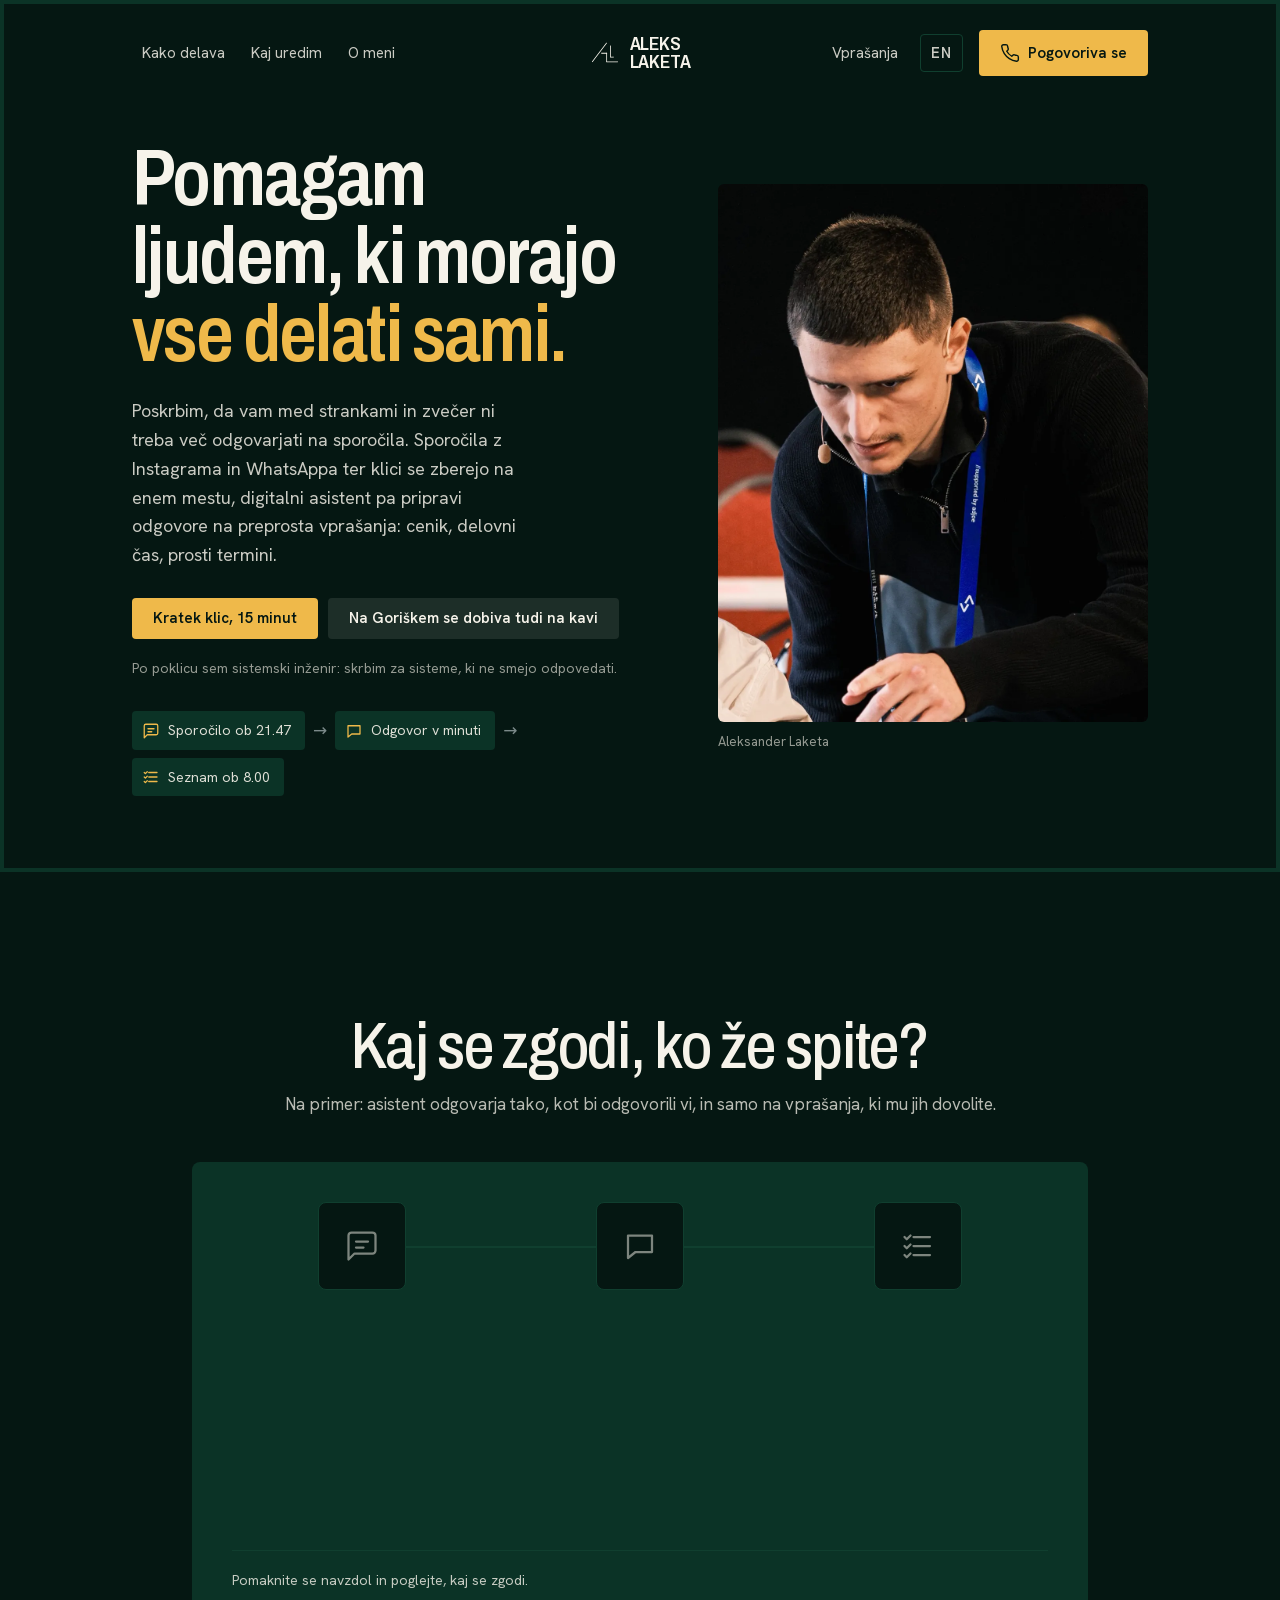
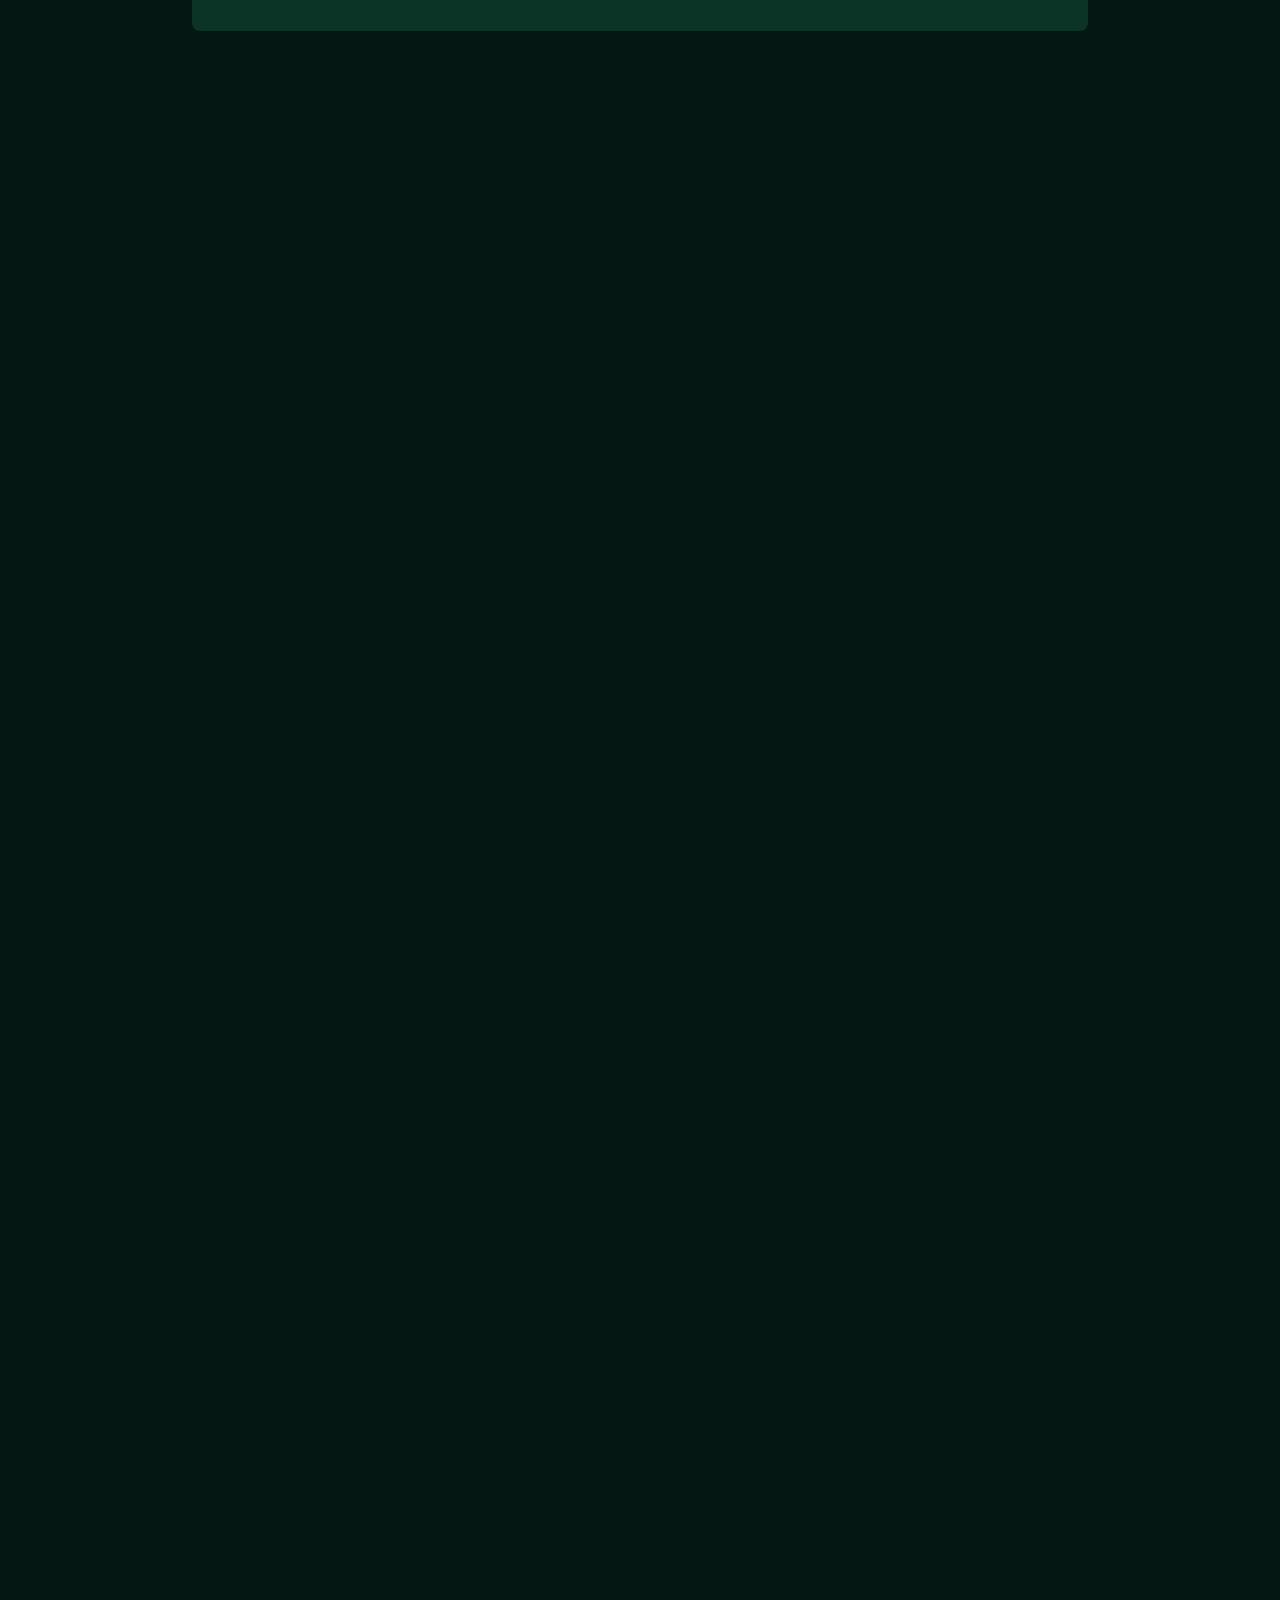
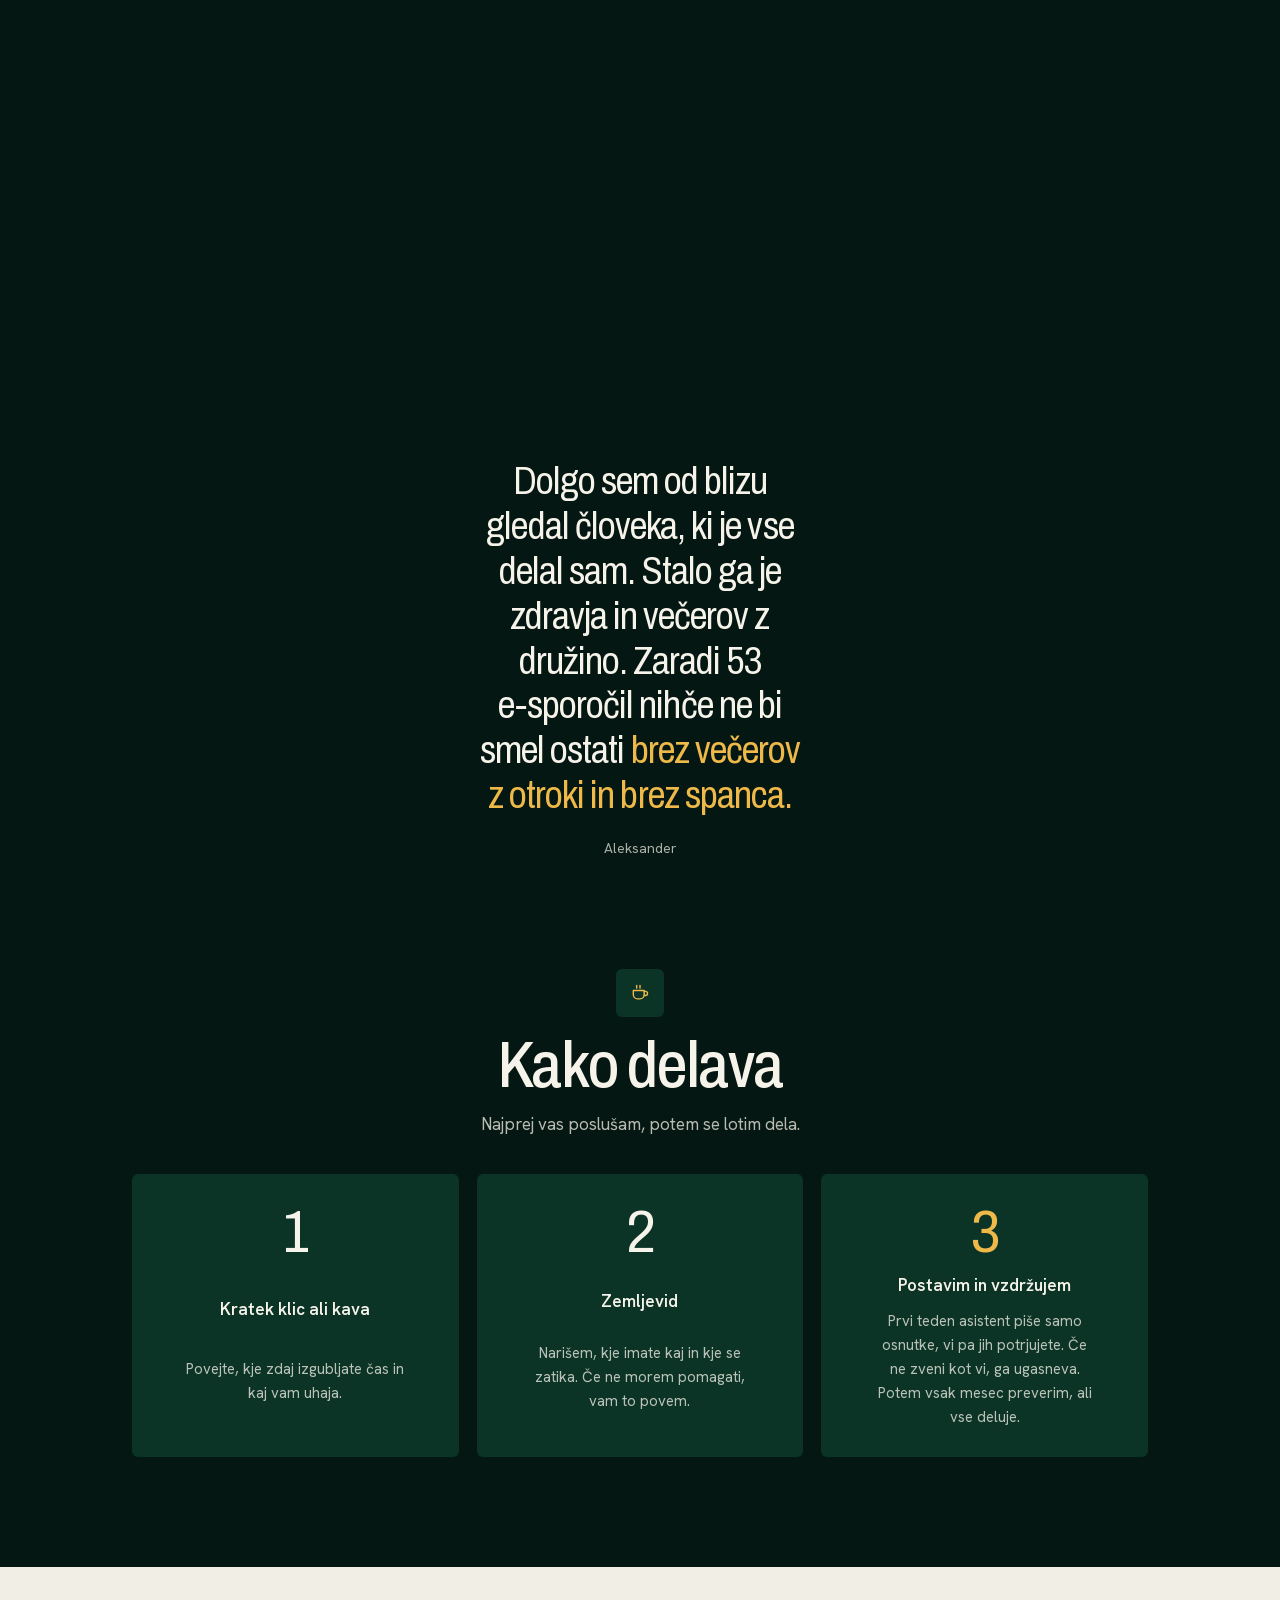
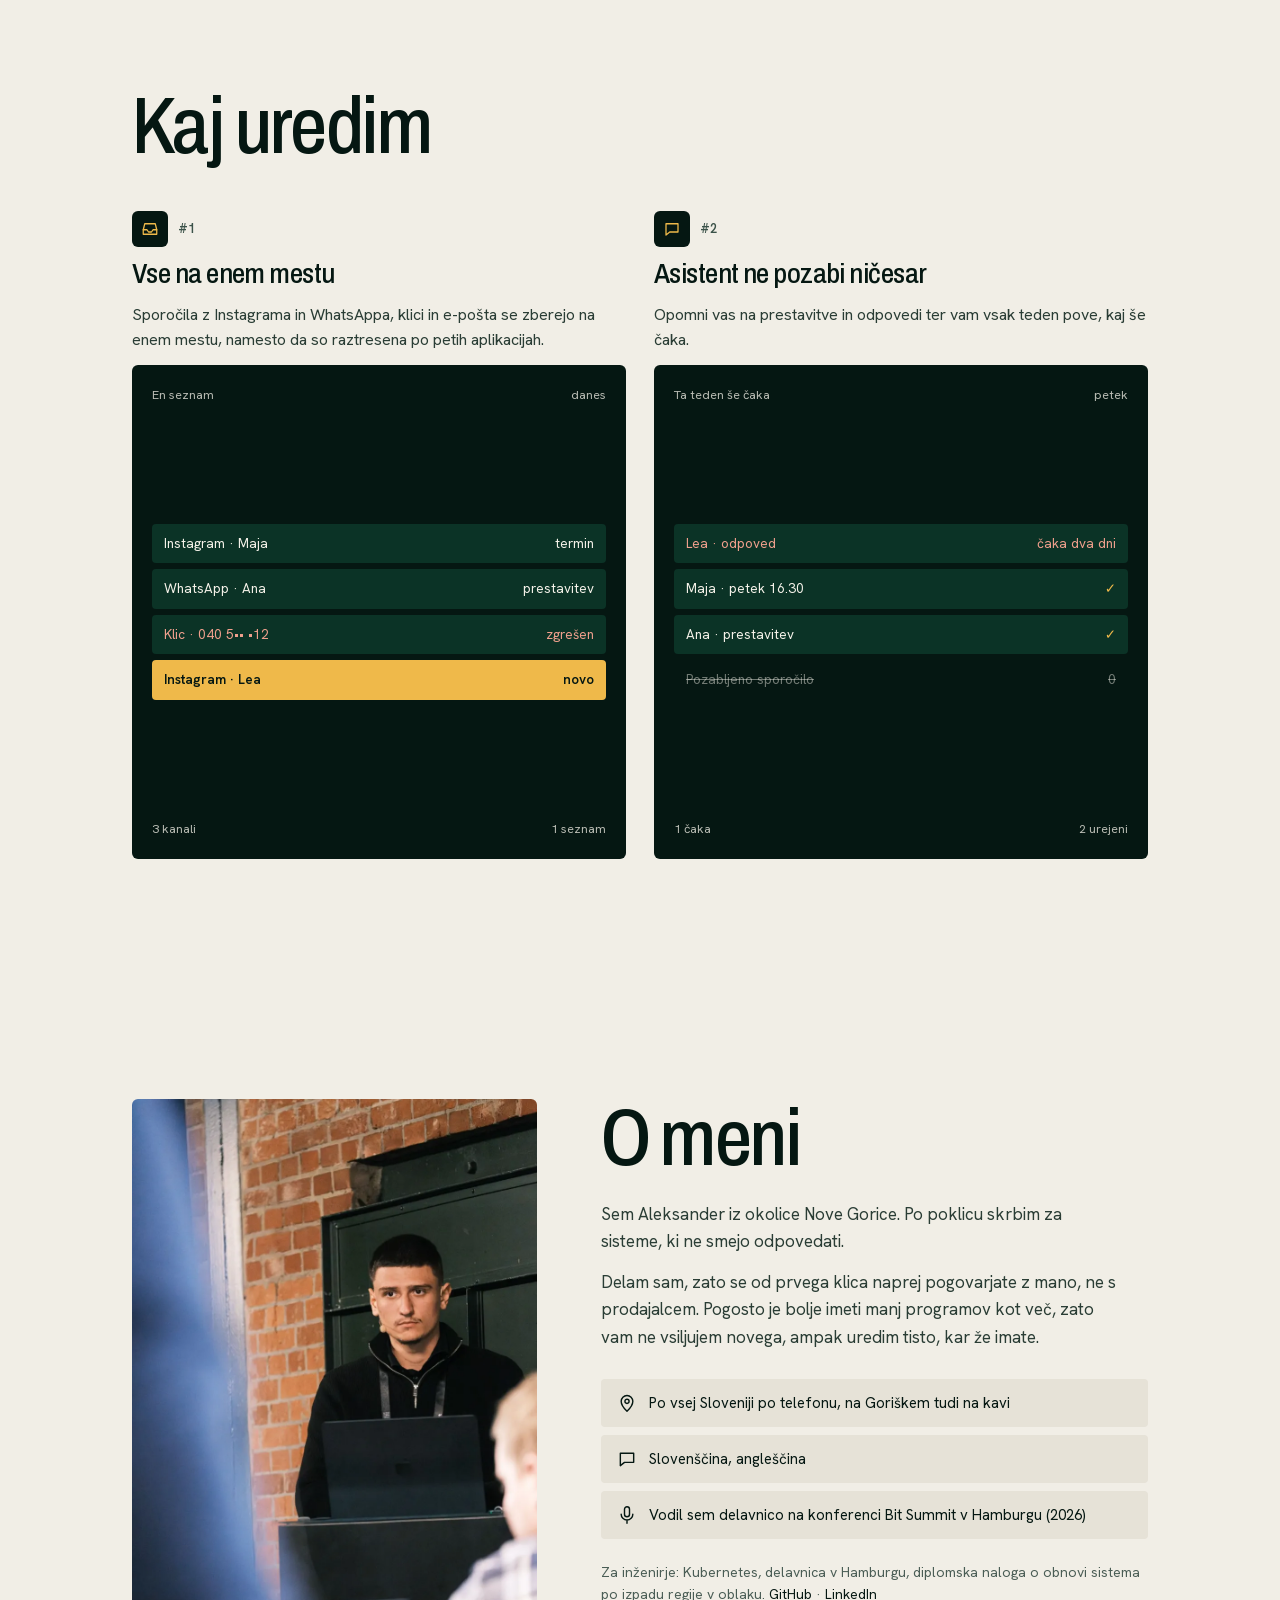
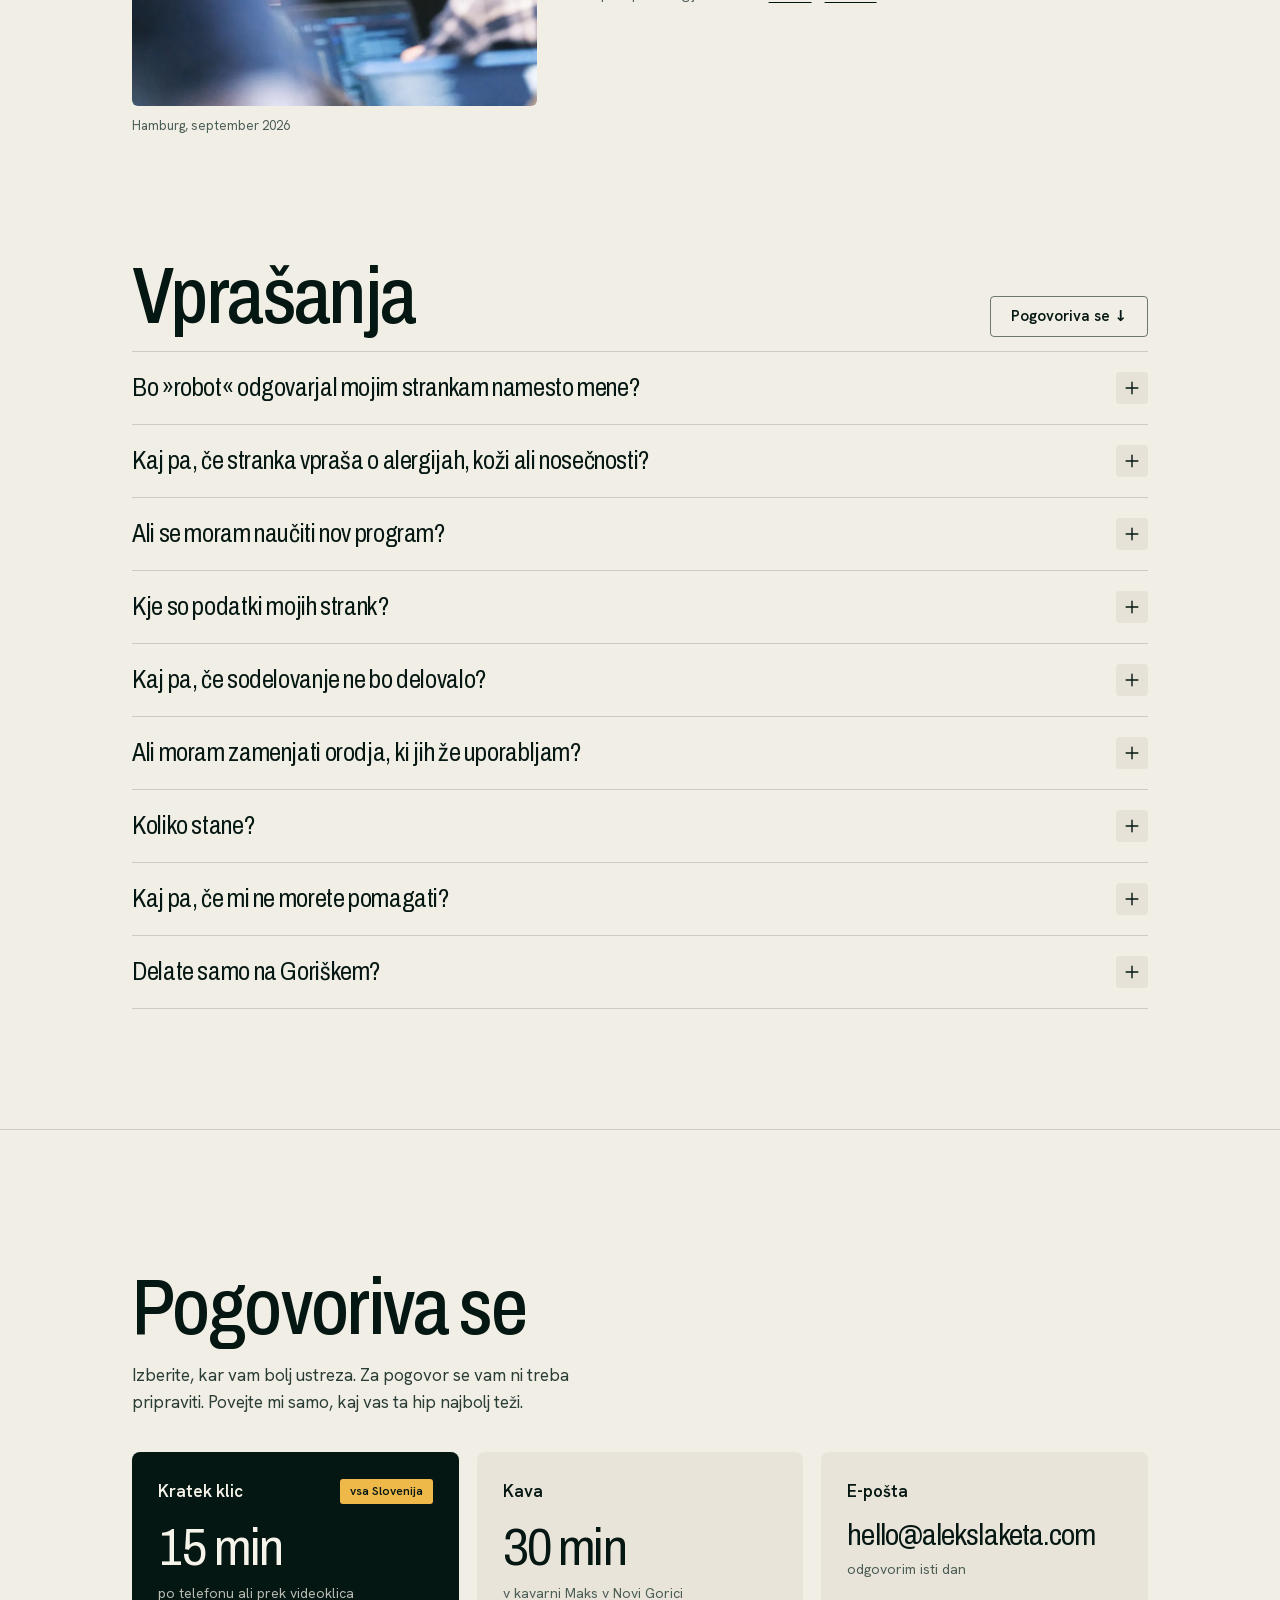
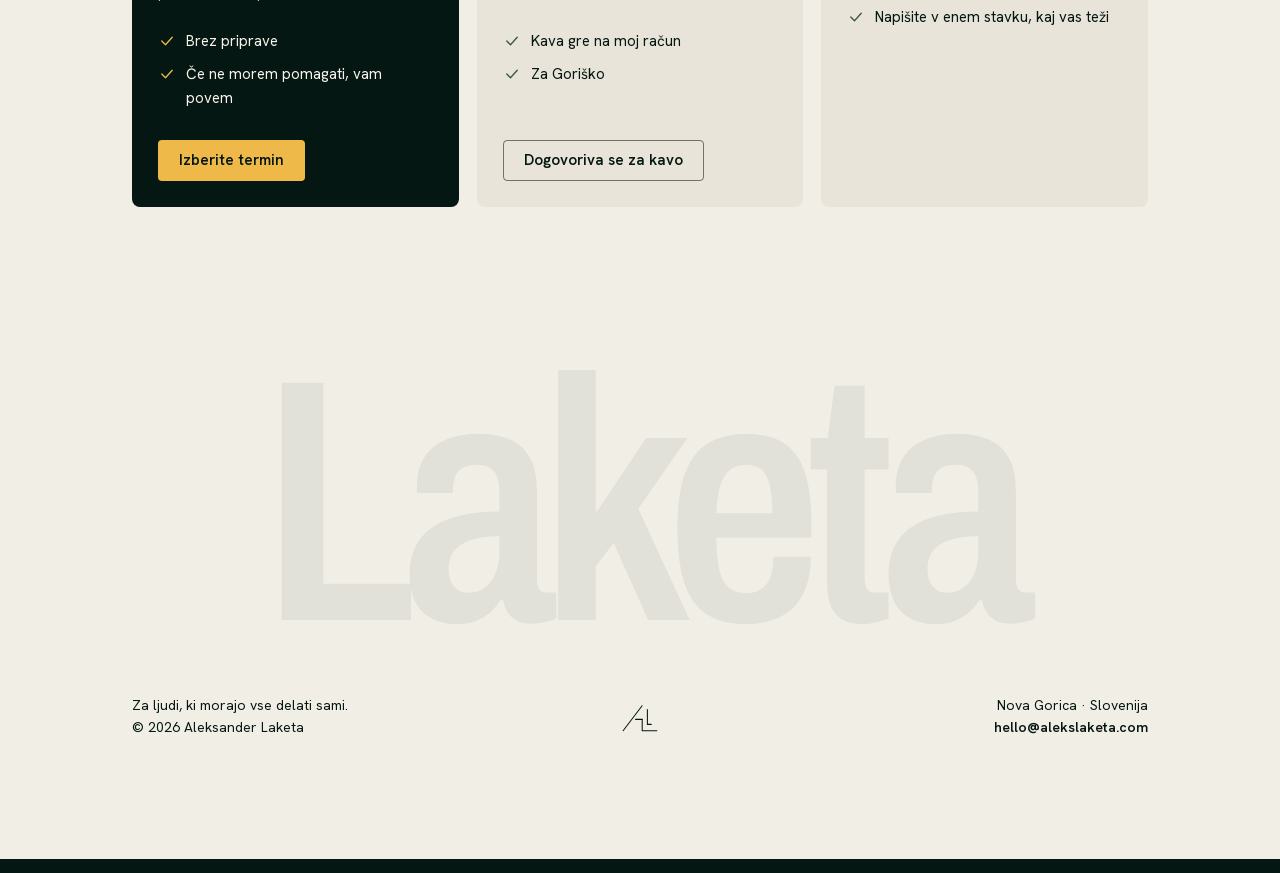
<file: sl/saloni/index.html>
<!doctype html>
<html lang="sl">
<head>
<meta charset="utf-8">
<meta name="viewport" content="width=device-width,initial-scale=1">
<title>Digitalni asistent za salone · Aleks Laketa</title>
<meta name="description" content="Poskrbim, da vam med strankami in zvečer ni treba več odgovarjati na sporočila. Sporočila z Instagrama in WhatsAppa ter klici se zberejo na enem mestu, digitalni asistent pa pripravi odgovore na preprosta vprašanja: cenik, delovni čas, prosti termini.">
<meta name="theme-color" content="#051712">
<link rel="canonical" href="https://alekslaketa.com/sl/saloni/">
<link rel="alternate" hreflang="sl" href="https://alekslaketa.com/sl/saloni/">
<link rel="alternate" hreflang="en" href="https://alekslaketa.com/en/saloni/">
<link rel="alternate" hreflang="x-default" href="https://alekslaketa.com/sl/saloni/">
<link rel="icon" href="/assets/favicon.svg" type="image/svg+xml">
<link rel="apple-touch-icon" href="/assets/apple-touch-icon.png">
<link rel="preload" href="/assets/helping.webp" as="image" type="image/webp" fetchpriority="high">
<link rel="preload" href="/assets/fonts/archivo-latin-ad60be.woff2" as="font" type="font/woff2" crossorigin>
<link rel="preload" href="/assets/fonts/hanken-grotesk-latin-757962.woff2" as="font" type="font/woff2" crossorigin>
<meta property="og:type" content="website">
<meta property="og:site_name" content="Aleks Laketa">
<meta property="og:locale" content="sl_SI">
<meta property="og:title" content="Digitalni asistent za salone · Aleks Laketa">
<meta property="og:description" content="Poskrbim, da vam med strankami in zvečer ni treba več odgovarjati na sporočila. Sporočila z Instagrama in WhatsAppa ter klici se zberejo na enem mestu, digitalni asistent pa pripravi odgovore na preprosta vprašanja: cenik, delovni čas, prosti termini.">
<meta property="og:url" content="https://alekslaketa.com/sl/saloni/">
<meta property="og:image" content="https://alekslaketa.com/assets/og-sl.png">
<meta property="og:image:width" content="1200">
<meta property="og:image:height" content="630">
<meta name="twitter:card" content="summary_large_image">
<script type="application/ld+json">{"@context": "https://schema.org", "@graph": [{"@type": "ProfessionalService", "@id": "https://alekslaketa.com/#service", "name": "Aleks Laketa", "url": "https://alekslaketa.com/sl/", "email": "hello@alekslaketa.com", "image": "https://alekslaketa.com/assets/helping.jpg", "areaServed": {"@type": "Country", "name": "Slovenia"}, "address": {"@type": "PostalAddress", "addressLocality": "Nova Gorica", "addressCountry": "SI"}, "founder": {"@id": "https://alekslaketa.com/#aleksander"}, "knowsLanguage": ["sl", "en"]}, {"@type": "Person", "@id": "https://alekslaketa.com/#aleksander", "name": "Aleksander Laketa", "jobTitle": "Sistemski inženir", "sameAs": ["https://www.linkedin.com/in/aleksander-laketa", "https://github.com/0Aleksander"]}, {"@type": "WebPage", "url": "https://alekslaketa.com/sl/saloni/", "name": "Digitalni asistent za salone · Aleks Laketa", "description": "Poskrbim, da vam med strankami in zvečer ni treba več odgovarjati na sporočila. Sporočila z Instagrama in WhatsAppa ter klici se zberejo na enem mestu, digitalni asistent pa pripravi odgovore na preprosta vprašanja: cenik, delovni čas, prosti termini.", "inLanguage": "sl", "about": {"@id": "https://alekslaketa.com/#service"}}]}</script>
<style>
@font-face { font-family: 'Archivo'; font-style: normal; font-weight: 400 700; font-stretch: 75% 100%; font-display: swap; src: url(/assets/fonts/archivo-latin-ext-8ec073.woff2) format('woff2'); unicode-range: U+0100-02BA, U+02BD-02C5, U+02C7-02CC, U+02CE-02D7, U+02DD-02FF, U+0304, U+0308, U+0329, U+1D00-1DBF, U+1E00-1E9F, U+1EF2-1EFF, U+2020, U+20A0-20AB, U+20AD-20C4, U+2113, U+2C60-2C7F, U+A720-A7FF; }
@font-face { font-family: 'Archivo'; font-style: normal; font-weight: 400 700; font-stretch: 75% 100%; font-display: swap; src: url(/assets/fonts/archivo-latin-ad60be.woff2) format('woff2'); unicode-range: U+0000-00FF, U+0131, U+0152-0153, U+02BB-02BC, U+02C6, U+02DA, U+02DC, U+0304, U+0308, U+0329, U+2000-206F, U+20AC, U+2122, U+2191, U+2193, U+2212, U+2215, U+FEFF, U+FFFD; }
@font-face { font-family: 'Hanken Grotesk'; font-style: normal; font-weight: 400; font-display: swap; src: url(/assets/fonts/hanken-grotesk-latin-ext-c95efb.woff2) format('woff2'); unicode-range: U+0100-02BA, U+02BD-02C5, U+02C7-02CC, U+02CE-02D7, U+02DD-02FF, U+0304, U+0308, U+0329, U+1D00-1DBF, U+1E00-1E9F, U+1EF2-1EFF, U+2020, U+20A0-20AB, U+20AD-20C4, U+2113, U+2C60-2C7F, U+A720-A7FF; }
@font-face { font-family: 'Hanken Grotesk'; font-style: normal; font-weight: 400; font-display: swap; src: url(/assets/fonts/hanken-grotesk-latin-757962.woff2) format('woff2'); unicode-range: U+0000-00FF, U+0131, U+0152-0153, U+02BB-02BC, U+02C6, U+02DA, U+02DC, U+0304, U+0308, U+0329, U+2000-206F, U+20AC, U+2122, U+2191, U+2193, U+2212, U+2215, U+FEFF, U+FFFD; }
@font-face { font-family: 'Hanken Grotesk'; font-style: normal; font-weight: 500; font-display: swap; src: url(/assets/fonts/hanken-grotesk-latin-ext-c95efb.woff2) format('woff2'); unicode-range: U+0100-02BA, U+02BD-02C5, U+02C7-02CC, U+02CE-02D7, U+02DD-02FF, U+0304, U+0308, U+0329, U+1D00-1DBF, U+1E00-1E9F, U+1EF2-1EFF, U+2020, U+20A0-20AB, U+20AD-20C4, U+2113, U+2C60-2C7F, U+A720-A7FF; }
@font-face { font-family: 'Hanken Grotesk'; font-style: normal; font-weight: 500; font-display: swap; src: url(/assets/fonts/hanken-grotesk-latin-757962.woff2) format('woff2'); unicode-range: U+0000-00FF, U+0131, U+0152-0153, U+02BB-02BC, U+02C6, U+02DA, U+02DC, U+0304, U+0308, U+0329, U+2000-206F, U+20AC, U+2122, U+2191, U+2193, U+2212, U+2215, U+FEFF, U+FFFD; }
@font-face { font-family: 'Hanken Grotesk'; font-style: normal; font-weight: 600; font-display: swap; src: url(/assets/fonts/hanken-grotesk-latin-ext-c95efb.woff2) format('woff2'); unicode-range: U+0100-02BA, U+02BD-02C5, U+02C7-02CC, U+02CE-02D7, U+02DD-02FF, U+0304, U+0308, U+0329, U+1D00-1DBF, U+1E00-1E9F, U+1EF2-1EFF, U+2020, U+20A0-20AB, U+20AD-20C4, U+2113, U+2C60-2C7F, U+A720-A7FF; }
@font-face { font-family: 'Hanken Grotesk'; font-style: normal; font-weight: 600; font-display: swap; src: url(/assets/fonts/hanken-grotesk-latin-757962.woff2) format('woff2'); unicode-range: U+0000-00FF, U+0131, U+0152-0153, U+02BB-02BC, U+02C6, U+02DA, U+02DC, U+0304, U+0308, U+0329, U+2000-206F, U+20AC, U+2122, U+2191, U+2193, U+2212, U+2215, U+FEFF, U+FFFD; }


:root{
  --ink:#051712;     
  --ink2:#0b3326;    
  --ink3:#103f2f;    
  --paper:#F1EEE6;   
  --cream:#F6F3EA;   
  --gold:#EFB94A;    
  --mut:#7c8a8a;     
  --rule:rgba(5,23,18,.16);
  --display:"Archivo","Avenir Next Condensed","Avenir Next",system-ui,sans-serif;
  --body:"Hanken Grotesk","Avenir Next",system-ui,sans-serif;
  --r:6px;
  color-scheme:dark;
}
*{box-sizing:border-box}
body{margin:0;background:var(--ink);color:var(--cream);font-family:var(--body);font-size:17px;line-height:1.6;-webkit-font-smoothing:antialiased}
a{color:inherit;text-decoration:none}
a:focus-visible,button:focus-visible,summary:focus-visible{outline:2px solid var(--gold);outline-offset:3px;border-radius:4px}
img{display:block;max-width:100%;height:auto}
p{margin:0}
h1,h2,h3{margin:0;font-family:var(--display);font-stretch:82%;letter-spacing:-.02em;text-wrap:balance}
.wrap{max-width:1080px;margin:0 auto;padding-inline:clamp(16px,4vw,32px)}
.label{font-size:12.5px;font-weight:600;letter-spacing:.08em;text-transform:uppercase}
.ic{width:20px;height:20px;flex:none;fill:none;stroke:currentColor;stroke-width:1.7;stroke-linecap:round;stroke-linejoin:round}
.photo{border-radius:var(--r);width:100%}


.btn{display:inline-flex;align-items:center;gap:8px;padding:12px 20px;border-radius:4px;font-family:var(--body);font-weight:600;font-size:15px;line-height:1;border:1.5px solid transparent;cursor:pointer;transition:background .2s,color .2s,transform .2s}
.btn:hover{transform:translateY(-1px)}
.btn-gold{background:var(--gold);color:var(--ink)}
.btn-gold:hover{background:#f6cb6e}
.btn-ghost{background:rgba(246,243,234,.1);color:var(--cream)}
.btn-ghost:hover{background:rgba(246,243,234,.18)}
.btn-line{border-color:rgba(5,23,18,.55);color:var(--ink)}
.btn-line:hover{background:var(--ink);color:var(--paper);border-color:var(--ink)}
.btn-dark{background:var(--ink);color:var(--paper)}
.btn-dark:hover{background:var(--ink3)}


.hero{border:4px solid var(--ink2)}
nav{display:grid;grid-template-columns:1fr auto 1fr;align-items:center;gap:32px;padding-block:26px 8px}
nav .side{display:flex;align-items:center;gap:6px}
nav .side.r{justify-content:flex-end}
nav .side.r .btn{margin-left:10px}
nav .side a:not(.btn){font-size:15px;color:rgba(246,243,234,.82);padding:6px 10px;border-radius:4px;transition:background .2s}
nav .side a:not(.btn):hover{background:rgba(246,243,234,.08);color:var(--cream)}
.mark{display:flex;align-items:center;gap:10px;font-family:var(--display);font-stretch:80%;font-weight:600;font-size:19px;line-height:.95;letter-spacing:-.01em;text-transform:uppercase}
.mark svg{width:30px;height:30px}
.hero-grid{display:grid;grid-template-columns:1.1fr .9fr;gap:clamp(28px,5vw,60px);align-items:center;padding-block:56px 72px}
.hero-grid>div{min-width:0}
.hero h1{font-size:clamp(54px,7.8vw,108px);line-height:.94;font-weight:600;font-stretch:78%}
.hero h1 em{font-style:normal;color:var(--gold)}
.hero .lead{margin-top:24px;max-width:40ch;color:rgba(246,243,234,.82);font-size:18px}
.hero .ctas{display:flex;flex-wrap:wrap;gap:10px;margin-top:28px}
.chips{display:flex;flex-wrap:wrap;gap:8px;margin-top:32px}
.chip{display:inline-flex;align-items:center;gap:8px;padding:8px 14px 8px 10px;border-radius:4px;background:var(--ink2);font-size:14px;color:rgba(246,243,234,.9)}
.chip .ic{width:18px;height:18px;color:var(--gold)}
.chip-arrow{align-self:center;color:var(--mut)}
.hero figure{margin:0}
.hero figcaption{margin-top:10px;font-size:13px;color:rgba(246,243,234,.6)}


.flow{padding-block:clamp(72px,10vw,120px) 24px;text-align:center}
.flow h2,.report h2{font-size:clamp(40px,5.6vw,64px);font-weight:500;line-height:1.02}
.flow .sub,.report .sub{margin-top:12px;color:rgba(246,243,234,.75)}
.widget{position:relative;margin:44px auto 0;max-width:920px;background:var(--ink2);border-radius:8px;padding:clamp(22px,4vw,40px);text-align:left}
.track{position:absolute;left:16.6%;right:16.6%;top:calc(clamp(22px,4vw,40px) + 44px);height:2px;background:var(--ink3);border-radius:2px}
.track .fill{position:absolute;left:0;top:0;bottom:0;width:0;background:var(--gold);border-radius:2px;transition:width .9s ease}
.track .dot{position:absolute;top:50%;left:0;width:12px;height:12px;margin:-6px 0 0 -6px;border-radius:50%;background:var(--gold);box-shadow:0 0 0 6px rgba(239,185,74,.18);transition:left .9s ease}
.stages{position:relative;display:grid;grid-template-columns:repeat(3,1fr);gap:18px}
.stage{display:grid;justify-items:center;gap:14px;text-align:center;min-width:0}
.bubble-ic{width:88px;height:88px;border-radius:8px;display:grid;place-items:center;background:var(--ink);border:1.5px solid var(--ink3);color:rgba(246,243,234,.5);transition:background .4s,color .4s,border-color .4s,transform .4s}
.bubble-ic .ic{width:36px;height:36px;stroke-width:1.5}
.stage.on .bubble-ic{background:var(--cream);color:var(--ink);border-color:var(--cream)}
.stage.done .bubble-ic{background:var(--gold);color:var(--ink);border-color:var(--gold)}
.stage.ring .bubble-ic{animation:ring .6s ease-in-out 2}
@keyframes ring{0%,100%{transform:rotate(0)}20%{transform:rotate(-12deg)}40%{transform:rotate(10deg)}60%{transform:rotate(-8deg)}80%{transform:rotate(6deg)}}
.stage .t{font-family:var(--display);font-stretch:82%;font-weight:500;font-size:22px;font-variant-numeric:tabular-nums;color:rgba(246,243,234,.55);transition:color .4s}
.stage.on .t,.stage.done .t{color:var(--cream)}
.stage h3{font-size:19px;font-weight:500;letter-spacing:-.01em}
.stage .card{width:100%;max-width:260px;min-height:96px;border-radius:6px;background:var(--ink);padding:14px;font-size:14px;line-height:1.45;color:rgba(246,243,234,.85);opacity:.35;transform:translateY(6px);transition:opacity .5s,transform .5s;text-align:left}
.stage.on .card,.stage.done .card{opacity:1;transform:none}
.card .row{display:flex;justify-content:space-between;gap:8px;align-items:center}
.card .miss{color:#f0a08d;font-weight:600}
.card u{color:var(--gold);text-underline-offset:3px}
.card .slot{margin-top:6px;padding:7px 10px;border-radius:4px;background:var(--ink2);display:flex;justify-content:space-between;font-size:13px}
.card .slot.new{background:var(--ink3);transition:background .4s,color .4s}
.stage.done .card .slot.new{background:var(--gold);color:var(--ink);font-weight:600}
.typing{display:inline-flex;gap:4px}
.typing i{width:6px;height:6px;border-radius:50%;background:rgba(246,243,234,.6);animation:blink 1s infinite}
.typing i:nth-child(2){animation-delay:.15s}.typing i:nth-child(3){animation-delay:.3s}
@keyframes blink{0%,100%{opacity:.25}50%{opacity:1}}
.widget .status{margin-top:26px;display:flex;justify-content:space-between;gap:12px;align-items:center;flex-wrap:wrap;padding-top:18px;border-top:1px solid var(--ink3);font-size:14px;color:rgba(246,243,234,.8)}
.widget .status b{color:var(--gold);font-weight:600}
.replay{background:transparent;border:1.5px solid var(--ink3);color:var(--cream);padding:8px 14px;border-radius:4px;font:600 13px var(--body);cursor:pointer}
.replay:hover{background:var(--ink3)}
@media (prefers-reduced-motion:reduce){*{transition:none!important;animation:none!important}}


.report{text-align:center;padding-block:clamp(72px,10vw,110px)}
.report .ico{width:48px;height:48px;margin:0 auto 16px;border-radius:6px;background:var(--ink2);display:grid;place-items:center;color:var(--gold)}
.cards{display:grid;grid-template-columns:repeat(3,1fr);gap:18px;margin-top:36px}
.scard{border-radius:var(--r);background:var(--ink2);padding:28px 20px;display:grid;justify-items:center;gap:10px}
.scard .ic{width:26px;height:26px;color:rgba(246,243,234,.7)}
.scard .k{font-size:14px;color:rgba(246,243,234,.85)}
.scard .big{font-family:var(--display);font-stretch:82%;font-weight:400;font-size:60px;line-height:1;letter-spacing:-.03em;font-variant-numeric:tabular-nums}
.scard.gold .big{color:var(--gold)}
.scard .pill{font-size:12.5px;font-weight:600;background:rgba(246,243,234,.12);padding:5px 12px;border-radius:4px}
.report .foot{margin-top:16px;color:rgba(246,243,234,.72);font-size:14px}


.paper{background:var(--paper);color:var(--ink)}
.paper .wrap{padding-block:clamp(72px,10vw,120px)}
.paper.rounded{border-radius:0}
.sec-title{font-size:clamp(48px,6.4vw,80px);font-weight:500;line-height:1;font-stretch:78%}
.feats{display:grid;grid-template-columns:repeat(3,1fr);gap:40px 28px;margin-top:44px}
.feat{display:flex;flex-direction:column;gap:12px;min-width:0}
.feat .head{display:flex;align-items:center;gap:10px}
.feat .badge{width:36px;height:36px;border-radius:6px;background:var(--ink);color:var(--gold);display:grid;place-items:center}
.feat .badge .ic{width:18px;height:18px}
.feat .num{font-size:13px;font-weight:600;color:#3b5249}
.feat h3{font-size:28px;font-weight:500;line-height:1.1}
.feat p{font-size:16px;color:#2a3d35}
.panel{margin-top:auto;aspect-ratio:1/1;background:var(--ink);color:var(--cream);border-radius:var(--r);padding:20px;display:flex;flex-direction:column;justify-content:space-between;gap:12px}
.panel .meta{display:flex;justify-content:space-between;font-size:12.5px;color:rgba(246,243,234,.75)}
.panel .lines{display:grid;gap:6px;font-size:13.5px}
.panel .lines div{display:flex;justify-content:space-between;gap:10px;padding:9px 12px;background:var(--ink2);border-radius:4px}
.panel .lines .miss{color:#f0a08d}
.panel .lines .gold{background:var(--gold);color:var(--ink);font-weight:600}
.panel .lines .no{color:rgba(246,243,234,.45);text-decoration:line-through;background:transparent}
.panel .msg{background:var(--ink2);padding:12px 14px;font-size:15px;line-height:1.45;border-radius:6px 6px 6px 2px}
.panel .msg u{color:var(--gold);text-underline-offset:3px}
.panel .one{font-family:var(--display);font-stretch:82%;font-weight:400;font-size:clamp(120px,14vw,170px);line-height:.8;color:var(--gold);text-align:center}
.tick{color:var(--gold);font-weight:700}


.about{display:grid;grid-template-columns:.85fr 1.15fr;gap:clamp(28px,5vw,64px);align-items:start}
.about>div{min-width:0}
.about figure{margin:0}
.about figcaption,.band figcaption{margin-top:10px;font-size:13px;color:#4a5d55}
.about .body{display:grid;gap:14px;margin-top:22px;max-width:52ch;color:#2a3d35}
.facts{margin-top:28px;display:grid;gap:8px}
.facts div{display:flex;align-items:center;gap:12px;padding:12px 16px;background:#e6e2d7;border-radius:4px;font-size:15px}
.facts .ic{color:var(--ink)}


.band{padding-block:clamp(56px,8vw,96px)}
.band figure{margin:0}
.band figcaption{color:rgba(246,243,234,.6)}
.band blockquote{margin:32px 0 0;max-width:30ch}
.band blockquote p{font-family:var(--display);font-stretch:82%;font-weight:400;font-size:clamp(32px,4.6vw,56px);line-height:1.05;letter-spacing:-.025em}
.band blockquote p em{font-style:normal;color:var(--gold)}
.band cite{display:block;margin-top:14px;font-style:normal;font-size:14px;color:rgba(246,243,234,.7)}


.faq-head{display:flex;justify-content:space-between;align-items:flex-end;gap:16px;padding-bottom:14px}
details{border-top:1px solid var(--rule)}
details:last-child{border-bottom:1px solid var(--rule)}
summary{list-style:none;font-stretch:82%;display:flex;justify-content:space-between;gap:16px;align-items:center;padding:20px 0;cursor:pointer;font-family:var(--display);font-weight:400;font-size:clamp(20px,2.4vw,25px);line-height:1.2;letter-spacing:-.015em}
summary::-webkit-details-marker{display:none}
summary .pm{width:32px;height:32px;border-radius:4px;background:#e6e2d7;display:grid;place-items:center;flex:none;transition:transform .25s}
details[open] summary .pm{transform:rotate(45deg)}
details p{padding:0 0 22px;max-width:64ch;color:#2a3d35}


.tags{display:flex;flex-wrap:wrap;gap:8px}
.tags span{border:1.5px solid rgba(5,23,18,.4);padding:4px 12px;border-radius:4px;font-size:13px;font-weight:600}
.price-head{display:flex;justify-content:space-between;align-items:flex-end;gap:20px;flex-wrap:wrap;margin-top:18px}
.price-head p{max-width:46ch;margin-top:14px;color:#2a3d35}
.tiers{display:grid;grid-template-columns:repeat(3,1fr);gap:18px;margin-top:36px}
.tier{display:flex;flex-direction:column;gap:6px;padding:26px;border-radius:8px;background:#e8e4d9;min-width:0}
.tier.hi{background:var(--ink);color:var(--cream)}
.tier .top{display:flex;gap:10px;align-items:center;font-weight:600}
.tier .top i{font-style:normal;font-size:12px;font-weight:600;background:var(--gold);color:var(--ink);padding:3px 10px;border-radius:3px;margin-left:auto}
.tier .amt{font-family:var(--display);font-stretch:82%;font-weight:400;font-size:clamp(40px,4.4vw,52px);line-height:1.1;letter-spacing:-.03em;margin-top:8px;font-variant-numeric:tabular-nums}
.tier .per{font-size:14px;color:#4a5d55}
.tier.hi .per{color:rgba(246,243,234,.75)}
.tier ul{list-style:none;padding:0;margin:18px 0 24px;display:grid;gap:9px;font-size:15px}
.tier li{display:grid;grid-template-columns:20px 1fr;gap:8px;align-items:start}
.tier li .ic{width:18px;height:18px;margin-top:3px;color:#3b5249}
.tier.hi li .ic{color:var(--gold)}
.tier .btn{align-self:flex-start;margin-top:auto}
.small-note{margin-top:20px;font-size:14px;color:#4a5d55}


.foot{position:relative;overflow:hidden;padding-top:40px}
.ghost{font-family:var(--display);font-weight:600;font-stretch:75%;font-size:clamp(120px,27vw,360px);line-height:.8;text-align:center;color:rgba(5,23,18,.06);letter-spacing:-.05em;user-select:none;margin-bottom:-.2em}
.foot-row{position:relative;display:grid;grid-template-columns:1fr auto 1fr;align-items:end;gap:20px;padding-block:20px 28px;font-size:14px}
.foot-row .r{text-align:right}
.foot-row .mail{user-select:all;font-weight:600}
.foot-row svg{width:40px;height:40px}
.bar{height:14px;background:var(--ink)}

@media (max-width:420px){nav .btn .ic{display:none}nav .btn{padding:10px 14px}}
@media (max-width:860px){
  nav{grid-template-columns:1fr auto}
  nav .side.l{display:none}
  nav .side.r a:not(.btn){display:none}
  .mark{order:-1}
  .hero-grid,.about{grid-template-columns:1fr}
  .cards,.feats,.tiers{grid-template-columns:1fr}
  .stages{grid-template-columns:1fr;gap:28px}
  .track{display:none}
  .stage{grid-template-columns:auto 1fr;justify-items:start;text-align:left;column-gap:16px;row-gap:8px}
  .stage .bubble-ic{grid-row:span 3;width:64px;height:64px}
  .stage .bubble-ic .ic{width:28px;height:28px}
  .stage .card{max-width:none}
  .panel{aspect-ratio:auto;min-height:260px}
  .foot-row{grid-template-columns:1fr;justify-items:start}
  .foot-row .r{text-align:left}
}


body:not(.en) .t-en{display:none!important}
body.en .t-sl{display:none!important}
.hero h1.long{font-size:clamp(44px,6.2vw,88px);line-height:.98}
.langbtn{all:unset;cursor:pointer;font-size:13px;font-weight:600;letter-spacing:.06em;padding:6px 10px;border-radius:4px;color:rgba(246,243,234,.82);border:1px solid var(--ink3);margin-left:6px}
.langbtn:hover{background:rgba(246,243,234,.08)}
.langbtn:focus-visible{outline:2px solid var(--gold);outline-offset:3px}
.ph{outline:1.5px dashed var(--gold);outline-offset:6px;border-radius:2px}
.scard .k{font-size:17px;color:var(--cream)}
.step-p{font-size:15px;color:rgba(246,243,234,.75);max-width:28ch;margin:0 auto}
.eng{margin-top:22px;font-size:14px;color:#4a5d55}
.eng a{text-decoration:underline;text-underline-offset:3px;color:var(--ink)}
.tier .amt{overflow-wrap:anywhere}
@media (max-width:860px){nav .side.r .langbtn{display:inline-block}}
.feats.two{grid-template-columns:repeat(2,1fr)}
@media (max-width:860px){.feats.two{grid-template-columns:1fr}}
.why{padding-block:clamp(48px,7vw,88px) 0}
.why blockquote{margin:0 auto;max-width:34ch;text-align:center}
.why blockquote p{font-size:clamp(24px,3.2vw,38px);line-height:1.18}
.why cite{margin-top:18px}
.tel{font-family:var(--display);font-stretch:82%;font-size:24px;margin-top:4px;user-select:all}
.tel a{color:inherit}
.cred{margin-top:18px;font-size:14px;color:rgba(246,243,234,.6)}


.flow.js .stage .t,.flow.js .stage h3,.flow.js .stage .card{transition:opacity .5s ease,transform .5s ease,color .4s}
.flow.js .stage.pending .t,.flow.js .stage.pending h3,.flow.js .stage.pending .card{opacity:0;transform:translateY(24px)}
.flow.js .track .fill,.flow.js .track .dot{transition:width .15s linear,left .15s linear}
@media (min-width:861px) and (min-height:760px) and (prefers-reduced-motion:no-preference){
  .flow.js{padding-block:0}
  .flow.js .flow-scroll{height:300vh}
  .flow.js .flow-pin{position:sticky;top:0;height:100vh;display:flex;flex-direction:column;justify-content:center}
}
@media (max-width:860px){nav .side.r a.langbtn{display:inline-block}.chip-arrow{display:none}}
.stage{align-content:start}
picture{display:block}
a.mail{color:inherit;text-decoration:none}a.mail:hover{text-decoration:underline}
</style>


</head>
<body>
<svg width="0" height="0" style="position:absolute" aria-hidden="true">
  <defs>
    <symbol id="i-phone" viewBox="0 0 24 24"><path d="M22 16.92v3a2 2 0 0 1-2.18 2 19.8 19.8 0 0 1-8.63-3.07 19.5 19.5 0 0 1-6-6A19.8 19.8 0 0 1 2.12 4.18 2 2 0 0 1 4.11 2h3a2 2 0 0 1 2 1.72c.13.96.36 1.9.7 2.81a2 2 0 0 1-.45 2.11L8.09 9.91a16 16 0 0 0 6 6l1.27-1.27a2 2 0 0 1 2.11-.45c.91.34 1.85.57 2.81.7A2 2 0 0 1 22 16.92z"/></symbol>
    <symbol id="i-missed" viewBox="0 0 24 24"><path d="M22 16.92v3a2 2 0 0 1-2.18 2 19.8 19.8 0 0 1-8.63-3.07 19.5 19.5 0 0 1-6-6A19.8 19.8 0 0 1 2.12 4.18 2 2 0 0 1 4.11 2h3a2 2 0 0 1 2 1.72c.13.96.36 1.9.7 2.81a2 2 0 0 1-.45 2.11L8.09 9.91a16 16 0 0 0 6 6l1.27-1.27a2 2 0 0 1 2.11-.45c.91.34 1.85.57 2.81.7A2 2 0 0 1 22 16.92z"/><path d="M16 2l6 6M22 2l-6 6"/></symbol>
    <symbol id="i-msg" viewBox="0 0 24 24"><path d="M21 15a2 2 0 0 1-2 2H7l-4 4V5a2 2 0 0 1 2-2h14a2 2 0 0 1 2 2z"/><path d="M8 9h8M8 13h5"/></symbol>
    <symbol id="i-cal" viewBox="0 0 24 24"><rect x="3" y="4" width="18" height="18" rx="3"/><path d="M16 2v4M8 2v4M3 10h18"/><path d="m9 16 2 2 4-4"/></symbol>
    <symbol id="i-shield" viewBox="0 0 24 24"><path d="M12 22s8-4 8-10V5l-8-3-8 3v7c0 6 8 10 8 10z"/><path d="m9 12 2 2 4-4"/></symbol>
    <symbol id="i-refresh" viewBox="0 0 24 24"><path d="M21 12a9 9 0 1 1-3-6.7L21 8"/><path d="M21 3v5h-5"/></symbol>
    <symbol id="i-target" viewBox="0 0 24 24"><circle cx="12" cy="12" r="9"/><circle cx="12" cy="12" r="5"/><circle cx="12" cy="12" r="1.5"/></symbol>
    <symbol id="i-euro" viewBox="0 0 24 24"><path d="M18 6.5A7 7 0 1 0 18 17.5"/><path d="M4 10h9M4 14h9"/></symbol>
    <symbol id="i-user" viewBox="0 0 24 24"><circle cx="12" cy="8" r="4"/><path d="M4 21a8 8 0 0 1 16 0"/></symbol>
    <symbol id="i-check" viewBox="0 0 24 24"><path d="m5 12 5 5 9-10"/></symbol>
    <symbol id="i-plus" viewBox="0 0 24 24"><path d="M12 5v14M5 12h14"/></symbol>
    <symbol id="i-pin" viewBox="0 0 24 24"><path d="M12 22s7-6.5 7-12a7 7 0 0 0-14 0c0 5.5 7 12 7 12z"/><circle cx="12" cy="10" r="2.5"/></symbol>
    <symbol id="i-chat" viewBox="0 0 24 24"><path d="M4 5h16v11H9l-5 4z"/></symbol>
    <symbol id="i-mic" viewBox="0 0 24 24"><rect x="9" y="2" width="6" height="12" rx="3"/><path d="M5 11a7 7 0 0 0 14 0M12 18v4"/></symbol>
    <symbol id="i-coffee" viewBox="0 0 24 24"><path d="M4 9h13v5a5 5 0 0 1-5 5H9a5 5 0 0 1-5-5z"/><path d="M17 10h1.5a2.5 2.5 0 0 1 0 5H17M8 3v3M12 3v3"/></symbol>
    <symbol id="i-logo" viewBox="0 0 400 400"><path d="M31.06,322.17c-1.11,0-2.22-.35-3.17-1.07-2.3-1.75-2.74-5.04-.99-7.34L216.94,64.4c1.75-2.3,5.04-2.74,7.34-.99,2.3,1.750,2.74,5.04.99,7.34L35.23,320.11c-1.03,1.35-2.59,2.06-4.17,2.06Z"/><path d="M273.83,259.08c-2.89,0-5.24-2.34-5.24-5.24V105.02c0-2.89,2.34-5.24,5.24-5.24s5.24,2.34,5.24,5.24v148.83c0,2.89-2.34,5.24-5.24,5.24Z"/><path d="M313.08,259.08h-38.44c-2.89,0-5.24-2.34-5.24-5.24s2.34-5.24,5.24-5.24h38.44c2.89,0,5.24,2.34,5.24,5.24s-2.34,5.24-5.24,5.24Z"/><path d="M221.1,208.81h-67.03c-2.89,0-5.24-2.34-5.24-5.24s2.34-5.24,5.24-5.24h67.03c2.89,0,5.24,2.34,5.24,5.24s-2.34,5.24-5.24,5.24Z"/><path d="M222.09,322.17c-2.89,0-5.24-2.34-5.24-5.24v-113.36c0-2.89,2.34-5.24,5.24-5.24s5.24,2.34,5.24,5.24v113.36c0,2.89-2.34,5.24-5.24,5.24Z"/><path d="M368.94,322.16h-145.87c-2.89,0-5.24-2.34-5.24-5.24s2.34-5.24,5.24-5.24h145.87c2.89,0,5.24,2.34,5.24,5.24s-2.34,5.24-5.24,5.24Z"/></symbol>
      <symbol id="i-list" viewBox="0 0 24 24"><path d="M9 6h11M9 12h11M9 18h11"/><path d="m3 6 1.5 1.5L7 5M3 12l1.5 1.5L7 11M3 18l1.5 1.5L7 17"/></symbol>
    <symbol id="i-inbox" viewBox="0 0 24 24"><path d="M3 13h5l2 3h4l2-3h5"/><path d="M5 5h14l2 8v6H3v-6z"/></symbol>
    <symbol id="i-bolt" viewBox="0 0 24 24"><path d="M13 2 4 14h7l-1 8 9-12h-7z"/></symbol>
  </defs>
</svg>

<header class="hero" id="top">
  <div class="wrap">
    <nav>
      <div class="side l">
        <a href="#kako"><span class="t-sl">Kako delava</span><span class="t-en">How we work</span></a>
        <a href="#kaj"><span class="t-sl">Kaj uredim</span><span class="t-en">What I set up</span></a>
        <a href="#o-meni"><span class="t-sl">O meni</span><span class="t-en">About</span></a>
      </div>
      <a class="mark" href="/sl/" aria-label="Aleks Laketa"><svg viewBox="0 0 400 400" fill="#F6F3EA" aria-hidden="true"><use href="#i-logo"/></svg><span>Aleks<br>Laketa</span></a>
      <div class="side r">
        <a href="#vprasanja"><span class="t-sl">Vprašanja</span><span class="t-en">Questions</span></a>
        <a class="langbtn" id="langbtn" href="/en/saloni/" hreflang="en" lang="en" aria-label="English"><span class="t-sl">EN</span><span class="t-en">SL</span></a>
        <a class="btn btn-gold" href="#kontakt"><svg class="ic" aria-hidden="true"><use href="#i-phone"/></svg><span class="t-sl">Pogovoriva se</span><span class="t-en">Let's talk</span></a>
      </div>
    </nav>

    <div class="hero-grid">
      <div>
        <h1 class="long"><span class="t-sl">Pomagam ljudem, ki morajo <em>vse delati sami.</em></span><span class="t-en">I help people who have to <em>do everything themselves.</em></span></h1>
        <p class="lead"><span class="t-sl">Poskrbim, da vam med strankami in zvečer ni treba več odgovarjati na sporočila. Sporočila z Instagrama in WhatsAppa ter klici se zberejo na enem mestu, digitalni asistent pa pripravi odgovore na preprosta vprašanja: cenik, delovni čas, prosti termini.</span><span class="t-en">I make sure you don't have to answer messages between clients and in the evening. Instagram and WhatsApp messages and calls come together in one place, and an assistant prepares answers to the simple questions: prices, opening hours, free slots.</span></p>
        <div class="ctas">
          <a class="btn btn-gold" href="https://cal.com/alekslaketa/15min" target="_blank" rel="noopener"><span class="t-sl">Kratek klic, 15 minut</span><span class="t-en">Short call, 15 minutes</span></a>
          <a class="btn btn-ghost" href="https://cal.com/alekslaketa/coffee" target="_blank" rel="noopener"><span class="t-sl">Na Goriškem se dobiva tudi na kavi</span><span class="t-en">Coffee if you're near Gorica</span></a>
        </div>
        <p class="cred"><span class="t-sl">Po poklicu sem sistemski inženir: skrbim za sisteme, ki ne smejo odpovedati.</span><span class="t-en">I'm a systems engineer by trade: I look after systems that must not fail.</span></p>
        <div class="chips">
          <span class="chip"><svg class="ic" aria-hidden="true"><use href="#i-msg"/></svg><span class="t-sl">Sporočilo ob 21.47</span><span class="t-en">A message at 21:47</span></span>
          <span class="chip-arrow" aria-hidden="true">→</span>
          <span class="chip"><svg class="ic" aria-hidden="true"><use href="#i-chat"/></svg><span class="t-sl">Odgovor v minuti</span><span class="t-en">Answered in a minute</span></span>
          <span class="chip-arrow" aria-hidden="true">→</span>
          <span class="chip"><svg class="ic" aria-hidden="true"><use href="#i-list"/></svg><span class="t-sl">Seznam ob 8.00</span><span class="t-en">Your list at 8:00</span></span>
        </div>
      </div>
      <figure>
        <picture><source srcset="/assets/helping.webp" type="image/webp"><img class="photo" src="/assets/helping.jpg" fetchpriority="high" decoding="async" width="1099" height="1374" alt="Aleksander Laketa pomaga udeležencu pri prenosniku na delavnici"></picture>
        <figcaption>Aleksander Laketa</figcaption>
      </figure>
    </div>
  </div>
</header>

<section class="flow" id="primer">
<div class="flow-scroll"><div class="flow-pin">
  <div class="wrap">
    <h2><span class="t-sl">Kaj se zgodi, ko že spite?</span><span class="t-en">What happens while you're asleep?</span></h2>
    <p class="sub"><span class="t-sl">Na primer: asistent odgovarja tako, kot bi odgovorili vi, in samo na vprašanja, ki mu jih dovolite.</span><span class="t-en">An example. The assistant answers the way you would, and only what you allow.</span></p>
    <div class="widget" id="widget">
      <div class="track" aria-hidden="true"><div class="fill" id="fill"></div><div class="dot" id="dot"></div></div>
      <div class="stages">
        <div class="stage" data-s="0">
          <div class="bubble-ic"><svg class="ic" aria-hidden="true"><use href="#i-msg"/></svg></div>
          <span class="t"><span class="t-sl">21.47</span><span class="t-en">21:47</span></span>
          <h3><span class="t-sl">Stranka vam piše na Instagramu</span><span class="t-en">A client writes on Instagram</span></h3>
          <div class="card"><div class="row"><span>Maja</span><span class="miss">Instagram</span></div><div style="margin-top:8px"><span class="t-sl">Imate kaj prostega v petek popoldne za gel lak?</span><span class="t-en">Do you have anything free on Friday afternoon for gel nails?</span></div></div>
        </div>
        <div class="stage" data-s="1">
          <div class="bubble-ic"><svg class="ic" aria-hidden="true"><use href="#i-chat"/></svg></div>
          <span class="t"><span class="t-sl">21.48</span><span class="t-en">21:48</span></span>
          <h3><span class="t-sl">Asistent odgovori</span><span class="t-en">The assistant answers</span></h3>
          <div class="card" id="replycard"><span class="typing" aria-hidden="true"><i></i><i></i><i></i></span></div>
        </div>
        <div class="stage" data-s="2">
          <div class="bubble-ic"><svg class="ic" aria-hidden="true"><use href="#i-list"/></svg></div>
          <span class="t"><span class="t-sl">8.00</span><span class="t-en">8:00</span></span>
          <h3><span class="t-sl">Vaš jutranji seznam</span><span class="t-en">Your morning list</span></h3>
          <div class="card"><div class="row" style="color:rgba(246,243,234,.65)"><span class="t-sl">Torek</span><span class="t-en">Tuesday</span><span class="t-sl">čaka na vas</span><span class="t-en">waiting for you</span></div><div class="slot"><span>Ana · <span class="t-sl">prestavitev termina</span><span class="t-en">moving her appointment</span></span><span class="t-sl">potrdite</span><span class="t-en">approve</span></div><div class="slot new"><span>Maja · <span class="t-sl">petek 16.30</span><span class="t-en">Friday 16:30</span></span><span class="t-sl">potrdite termin</span><span class="t-en">confirm slot</span></div></div>
        </div>
      </div>
      <div class="status"><span id="status" aria-live="polite"></span></div>
    </div>
  </div>
</div></div>
</section>

<section class="band why" id="zakaj">
  <div class="wrap">
    <blockquote>
      <p><span class="t-sl">Dolgo sem od blizu gledal človeka, ki je vse delal sam. Stalo ga je zdravja in večerov z družino. Zaradi 53 e‑sporočil nihče ne bi smel ostati <em>brez večerov z otroki in brez spanca.</em></span><span class="t-en">For a long time I watched someone up close do everything alone. It cost them their health and their evenings with family. Nobody should lose their kids' evenings <em>or their sleep over 53 emails.</em></span></p>
      <cite>Aleksander</cite>
    </blockquote>
  </div>
</section>

<section class="report" id="kako">
  <div class="wrap">
    <div class="ico"><svg class="ic" aria-hidden="true"><use href="#i-coffee"/></svg></div>
    <h2><span class="t-sl">Kako delava</span><span class="t-en">How we work</span></h2>
    <p class="sub"><span class="t-sl">Najprej vas poslušam, potem se lotim dela.</span><span class="t-en">First I listen, then I set it up.</span></p>
    <div class="cards">
      <div class="scard"><span class="big">1</span><span class="k"><b><span class="t-sl">Kratek klic ali kava</span><span class="t-en">A short call or coffee</span></b></span><p class="step-p"><span class="t-sl">Povejte, kje zdaj izgubljate čas in kaj vam uhaja.</span><span class="t-en">Tell me where you lose time today, or what slips.</span></p></div>
      <div class="scard"><span class="big">2</span><span class="k"><b><span class="t-sl">Zemljevid</span><span class="t-en">A map</span></b></span><p class="step-p"><span class="t-sl">Narišem, kje imate kaj in kje se zatika. Če ne morem pomagati, vam to povem.</span><span class="t-en">I draw where you keep everything and where it gets stuck. If I can't help, I'll say so.</span></p></div>
      <div class="scard gold"><span class="big">3</span><span class="k"><b><span class="t-sl">Postavim in vzdržujem</span><span class="t-en">I set it up and look after it</span></b></span><p class="step-p"><span class="t-sl">Prvi teden asistent piše samo osnutke, vi pa jih potrjujete. Če ne zveni kot vi, ga ugasneva. Potem vsak mesec preverim, ali vse deluje.</span><span class="t-en">The first week the assistant only writes drafts, and you approve them. If it doesn't sound like you, we switch it off. After that I check every month that everything works.</span></p></div>
    </div>
  </div>
</section>

<section class="paper rounded" id="kaj">
  <div class="wrap">
    <h2 class="sec-title"><span class="t-sl">Kaj uredim</span><span class="t-en">What I set up</span></h2>
    <div class="feats two">
      <div class="feat">
        <div class="head"><span class="badge"><svg class="ic" aria-hidden="true"><use href="#i-inbox"/></svg></span><span class="num">#1</span></div>
        <h3><span class="t-sl">Vse na enem mestu</span><span class="t-en">Everything in one place</span></h3>
        <p><span class="t-sl">Sporočila z Instagrama in WhatsAppa, klici in e-pošta se zberejo na enem mestu, namesto da so raztresena po petih aplikacijah.</span><span class="t-en">Instagram and WhatsApp messages, calls and email come together in one place, instead of being scattered across five apps.</span></p>
        <div class="panel"><div class="meta"><span class="t-sl">En seznam</span><span class="t-en">One list</span><span class="t-sl">danes</span><span class="t-en">today</span></div><div class="lines"><div><span>Instagram · Maja</span><span class="t-sl">termin</span><span class="t-en">appointment</span></div><div><span>WhatsApp · Ana</span><span class="t-sl">prestavitev</span><span class="t-en">reschedule</span></div><div class="miss"><span><span class="t-sl">Klic</span><span class="t-en">Call</span> · 040 5•• •12</span><span class="t-sl">zgrešen</span><span class="t-en">missed</span></div><div class="gold"><span>Instagram · Lea</span><span class="t-sl">novo</span><span class="t-en">new</span></div></div><div class="meta"><span class="t-sl">3 kanali</span><span class="t-en">3 channels</span><span class="t-sl">1 seznam</span><span class="t-en">1 list</span></div></div>
      </div>
      <div class="feat">
        <div class="head"><span class="badge"><svg class="ic" aria-hidden="true"><use href="#i-chat"/></svg></span><span class="num">#2</span></div>
        <h3><span class="t-sl">Asistent ne pozabi ničesar</span><span class="t-en">An assistant that doesn't forget</span></h3>
        <p><span class="t-sl">Opomni vas na prestavitve in odpovedi ter vam vsak teden pove, kaj še čaka.</span><span class="t-en">It reminds you of reschedules and cancellations and tells you every week what's still waiting.</span></p>
        <div class="panel"><div class="meta"><span class="t-sl">Ta teden še čaka</span><span class="t-en">Open this week</span><span class="t-sl">petek</span><span class="t-en">Friday</span></div><div class="lines"><div class="miss"><span>Lea · <span class="t-sl">odpoved</span><span class="t-en">cancellation</span></span><span class="t-sl">čaka dva dni</span><span class="t-en">2 days waiting</span></div><div><span>Maja · <span class="t-sl">petek 16.30</span><span class="t-en">Friday 16:30</span></span><span class="tick">✓</span></div><div><span>Ana · <span class="t-sl">prestavitev</span><span class="t-en">reschedule</span></span><span class="tick">✓</span></div><div class="no"><span><span class="t-sl">Pozabljeno sporočilo</span><span class="t-en">Forgotten message</span></span><span>0</span></div></div><div class="meta"><span class="t-sl">1 čaka</span><span class="t-en">1 open</span><span class="t-sl">2 urejeni</span><span class="t-en">2 closed</span></div></div>
      </div>
    </div>
  </div>
</section>



<section class="paper rounded" id="o-meni">
  <div class="wrap">
    <div class="about">
      <figure>
        <picture><source srcset="/assets/p30.webp" type="image/webp"><img class="photo" src="/assets/p30.jpg" loading="lazy" decoding="async" width="900" height="1350" alt="Aleks Laketa za govorniškim pultom med predavanjem"></picture>
        <figcaption>Hamburg, <span class="t-sl">september 2026</span><span class="t-en">September 2026</span></figcaption>
      </figure>
      <div>
        <h2 class="sec-title"><span class="t-sl">O meni</span><span class="t-en">About me</span></h2>
        <div class="body">
          <p><span class="t-sl">Sem Aleksander iz okolice Nove Gorice. Po poklicu skrbim za sisteme, ki ne smejo odpovedati.</span><span class="t-en">I'm Aleksander, from near Nova Gorica, a systems engineer. Systems that aren't allowed to go down are my trade.</span></p>
          <p><span class="t-sl">Delam sam, zato se od prvega klica naprej pogovarjate z mano, ne s prodajalcem. Pogosto je bolje imeti manj programov kot več, zato vam ne vsiljujem novega, ampak uredim tisto, kar že imate.</span><span class="t-en">I work on my own, so from the first call you talk to me, not a salesperson. Fewer programs usually beat more, so I don't bring you a new one, I sort out what you already have.</span></p>
        </div>
        <div class="facts">
          <div><svg class="ic" aria-hidden="true"><use href="#i-pin"/></svg><span class="t-sl">Po vsej Sloveniji po telefonu, na Goriškem tudi na kavi</span><span class="t-en">All of Slovenia by phone, coffee too around Gorica</span></div>
          <div><svg class="ic" aria-hidden="true"><use href="#i-chat"/></svg><span class="t-sl">Slovenščina, angleščina</span><span class="t-en">Slovenian, English</span></div>
          <div><svg class="ic" aria-hidden="true"><use href="#i-mic"/></svg><span class="t-sl">Vodil sem delavnico na konferenci Bit Summit v Hamburgu (2026)</span><span class="t-en">Ran a workshop at Bit Summit in Hamburg (2026)</span></div>
        </div>
        <p class="eng"><span class="t-sl">Za inženirje: Kubernetes, delavnica v Hamburgu, diplomska naloga o obnovi sistema po izpadu regije v oblaku.</span><span class="t-en">For engineers: Kubernetes, the Hamburg workshop, a diploma on recovering a system after a cloud region fails.</span> <a href="https://github.com/0Aleksander" target="_blank" rel="noopener">GitHub</a> · <a href="https://www.linkedin.com/in/aleksander-laketa" target="_blank" rel="noopener">LinkedIn</a></p>
      </div>
    </div>

    <div id="vprasanja" style="margin-top:clamp(72px,10vw,120px)">
      <div class="faq-head"><h2 class="sec-title"><span class="t-sl">Vprašanja</span><span class="t-en">Questions</span></h2><a class="btn btn-line" href="#kontakt"><span class="t-sl">Pogovoriva se ↓</span><span class="t-en">Let's talk ↓</span></a></div>
      <details><summary><span><span class="t-sl">Bo »robot« odgovarjal mojim strankam namesto mene?</span><span class="t-en">Will a robot answer my customers instead of me?</span></span><span class="pm"><svg class="ic" aria-hidden="true"><use href="#i-plus"/></svg></span></summary><p><span class="t-sl">Asistent odgovarja samo na vprašanja, za katera ste mu dali odgovor: cenik, delovni čas, prosti termini, priprava na tretma. Prvi teden ne pošlje ničesar sam, samo pripravi osnutke. Ko ste zadovoljni, sme sam odgovarjati na vprašanja, ki ste jih odobrili. Vse drugo vedno počaka, da potrdite vi.</span><span class="t-en">Only questions you've given it an answer for: prices, opening hours, free slots, how to prepare for a treatment. The first week it sends nothing on its own, it only drafts. Once you're happy, it may answer the questions you've approved by itself. Everything else always waits for you.</span></p></details>
      <details><summary><span><span class="t-sl">Kaj pa, če stranka vpraša o alergijah, koži ali nosečnosti?</span><span class="t-en">What if a client asks about allergies, skin or pregnancy?</span></span><span class="pm"><svg class="ic" aria-hidden="true"><use href="#i-plus"/></svg></span></summary><p><span class="t-sl">Takrat asistent ne ugiba. Stranki napiše, da ji boste odgovorili osebno, vprašanje pa pride na vrh vašega seznama.</span><span class="t-en">Then the assistant doesn't guess. It tells the client you'll answer personally, and the question goes to the top of your list.</span></p></details>
      <details><summary><span><span class="t-sl">Ali se moram naučiti nov program?</span><span class="t-en">Do I have to learn a new program?</span></span><span class="pm"><svg class="ic" aria-hidden="true"><use href="#i-plus"/></svg></span></summary><p><span class="t-sl">Ne. Nič zapletenega se vam ni treba učiti: na telefon dobite en seznam in odgovore potrdite kar tam.</span><span class="t-en">No. You get one list on your phone and approve answers right there.</span></p></details>
      <details><summary><span><span class="t-sl">Kje so podatki mojih strank?</span><span class="t-en">Where is my customers' data?</span></span><span class="pm"><svg class="ic" aria-hidden="true"><use href="#i-plus"/></svg></span></summary><p><span class="t-sl">Ostanejo vaši. Kjer se le da, izberem strežnike v EU. Pred začetkom podpiševa pogodbo o obdelavi osebnih podatkov, na vašo željo pa podatke izbrišem.</span><span class="t-en">It stays yours. Wherever I can, I choose servers in the EU. Before we start we sign a data processing agreement, and I delete it whenever you ask.</span></p></details>
      <details><summary><span><span class="t-sl">Kaj pa, če sodelovanje ne bo delovalo?</span><span class="t-en">What if it doesn't work out?</span></span><span class="pm"><svg class="ic" aria-hidden="true"><use href="#i-plus"/></svg></span></summary><p><span class="t-sl">Vse postavim na vaše uporabniške račune in zapišem, kako deluje. Če nehava sodelovati, vse ostane vaše in deluje naprej.</span><span class="t-en">I set everything up on your own accounts and write down how it works. If we stop working together, it all stays yours and keeps running.</span></p></details>
      <details><summary><span><span class="t-sl">Ali moram zamenjati orodja, ki jih že uporabljam?</span><span class="t-en">Do I have to switch the tools I already use?</span></span><span class="pm"><svg class="ic" aria-hidden="true"><use href="#i-plus"/></svg></span></summary><p><span class="t-sl">Ni nujno. Najprej pogledava, kaj že uporabljate, in pogosto je dovolj, da to povežem.</span><span class="t-en">Not necessarily. First we look at what you already use, and often it's enough for me to connect it.</span></p></details>
      <details><summary><span><span class="t-sl">Koliko stane?</span><span class="t-en">How much does it cost?</span></span><span class="pm"><svg class="ic" aria-hidden="true"><use href="#i-plus"/></svg></span></summary><p><span class="t-sl">Enkrat plačate postavitev, potem mesečno vzdrževanje. Znesek je odvisen od tega, koliko kanalov poveževa, zato ga ne povem na pamet. Ko vidim, kaj imate, vam ceno pošljem pisno, preden kar koli začnem, in potem se odločite vi. Prvi pogovor ne stane nič.</span><span class="t-en">You pay once for the setup, then a monthly fee for upkeep. The amount depends on how many channels we connect, so I don't guess it. Once I've seen what you have, I send you the price in writing before I start anything, and then you decide. The first call costs nothing.</span></p></details>
      <details><summary><span><span class="t-sl">Kaj pa, če mi ne morete pomagati?</span><span class="t-en">What if you can't help me?</span></span><span class="pm"><svg class="ic" aria-hidden="true"><use href="#i-plus"/></svg></span></summary><p><span class="t-sl">To vam povem že v prvem pogovoru.</span><span class="t-en">I'll tell you on the first call.</span></p></details>
      <details><summary><span><span class="t-sl">Delate samo na Goriškem?</span><span class="t-en">Do you only work around Gorica?</span></span><span class="pm"><svg class="ic" aria-hidden="true"><use href="#i-plus"/></svg></span></summary><p><span class="t-sl">Ne. Kjer koli v Sloveniji se slišiva po telefonu ali prek videoklica, na Goriškem pa se dobiva tudi na kavi.</span><span class="t-en">No. Anywhere in Slovenia we talk by phone or video call, and around Gorica I'll come for coffee too.</span></p></details>
    </div>
  </div>
</section>

<section class="paper" id="kontakt" style="border-top:1px solid var(--rule)">
  <div class="wrap">
    <div class="price-head">
      <div>
        <h2 class="sec-title"><span class="t-sl">Pogovoriva se</span><span class="t-en">Let's talk</span></h2>
        <p><span class="t-sl">Izberite, kar vam bolj ustreza. Za pogovor se vam ni treba pripraviti. Povejte mi samo, kaj vas ta hip najbolj teži.</span><span class="t-en">Pick whatever suits you. No preparation needed, just bring what's bothering you most right now.</span></p>
      </div>
    </div>
    <div class="tiers">
      <div class="tier hi">
        <div class="top"><span class="t-sl">Kratek klic</span><span class="t-en">Short call</span><i><span class="t-sl">vsa Slovenija</span><span class="t-en">all of Slovenia</span></i></div>
        <div class="amt">15 min</div>
        <div class="per"><span class="t-sl">po telefonu ali prek videoklica</span><span class="t-en">by phone or video call</span></div>
        <ul><li><svg class="ic" aria-hidden="true"><use href="#i-check"/></svg><span class="t-sl">Brez priprave</span><span class="t-en">No preparation</span></li><li><svg class="ic" aria-hidden="true"><use href="#i-check"/></svg><span class="t-sl">Če ne morem pomagati, vam povem</span><span class="t-en">If I can't help, I'll say so</span></li></ul>
        <a class="btn btn-gold" href="https://cal.com/alekslaketa/15min" target="_blank" rel="noopener"><span class="t-sl">Izberite termin</span><span class="t-en">Pick a time</span></a>
      </div>
      <div class="tier">
        <div class="top"><span class="t-sl">Kava</span><span class="t-en">Coffee</span></div>
        <div class="amt">30 min</div>
        <div class="per"><span class="t-sl">v kavarni Maks v Novi Gorici</span><span class="t-en">at the Maks bookshop café in Nova Gorica</span></div>
        <ul><li><svg class="ic" aria-hidden="true"><use href="#i-check"/></svg><span class="t-sl">Kava gre na moj račun</span><span class="t-en">Coffee's on me</span></li><li><svg class="ic" aria-hidden="true"><use href="#i-check"/></svg><span class="t-sl">Za Goriško</span><span class="t-en">For the Gorica area</span></li></ul>
        <a class="btn btn-line" href="https://cal.com/alekslaketa/coffee" target="_blank" rel="noopener"><span class="t-sl">Dogovoriva se za kavo</span><span class="t-en">Book a coffee</span></a>
      </div>
      <div class="tier">
        <div class="top"><span class="t-sl">E-pošta</span><span class="t-en">Email</span></div>
        <div class="amt" style="font-size:clamp(24px,2.6vw,30px)"><a href="mailto:hello@alekslaketa.com" style="color:inherit">hello@<wbr>alekslaketa.com</a></div>
        <div class="per"><span class="t-sl">odgovorim isti dan</span><span class="t-en">I reply the same day</span></div>
        <ul><li><svg class="ic" aria-hidden="true"><use href="#i-check"/></svg><span class="t-sl">Napišite v enem stavku, kaj vas teži</span><span class="t-en">Write in one sentence what's bothering you</span></li></ul>
      </div>
    </div>
  </div>
  <div class="foot">
    <div class="ghost" aria-hidden="true">Laketa</div>
    <div class="wrap foot-row">
      <div><span class="t-sl">Za ljudi, ki morajo vse delati sami.</span><span class="t-en">For people who have to do everything themselves.</span><br>© 2026 Aleksander Laketa</div>
      <svg viewBox="0 0 400 400" fill="#051712" aria-hidden="true"><use href="#i-logo"/></svg>
      <div class="r">Nova Gorica · <span class="t-sl">Slovenija</span><span class="t-en">Slovenia</span><br><a class="mail" href="mailto:hello@alekslaketa.com">hello@alekslaketa.com</a></div>
    </div>
    <div class="bar"></div>
  </div>
</section>

<script src="/assets/js/sl-saloni.js"></script>

</body>
</html>
</body>
</html>
</file>
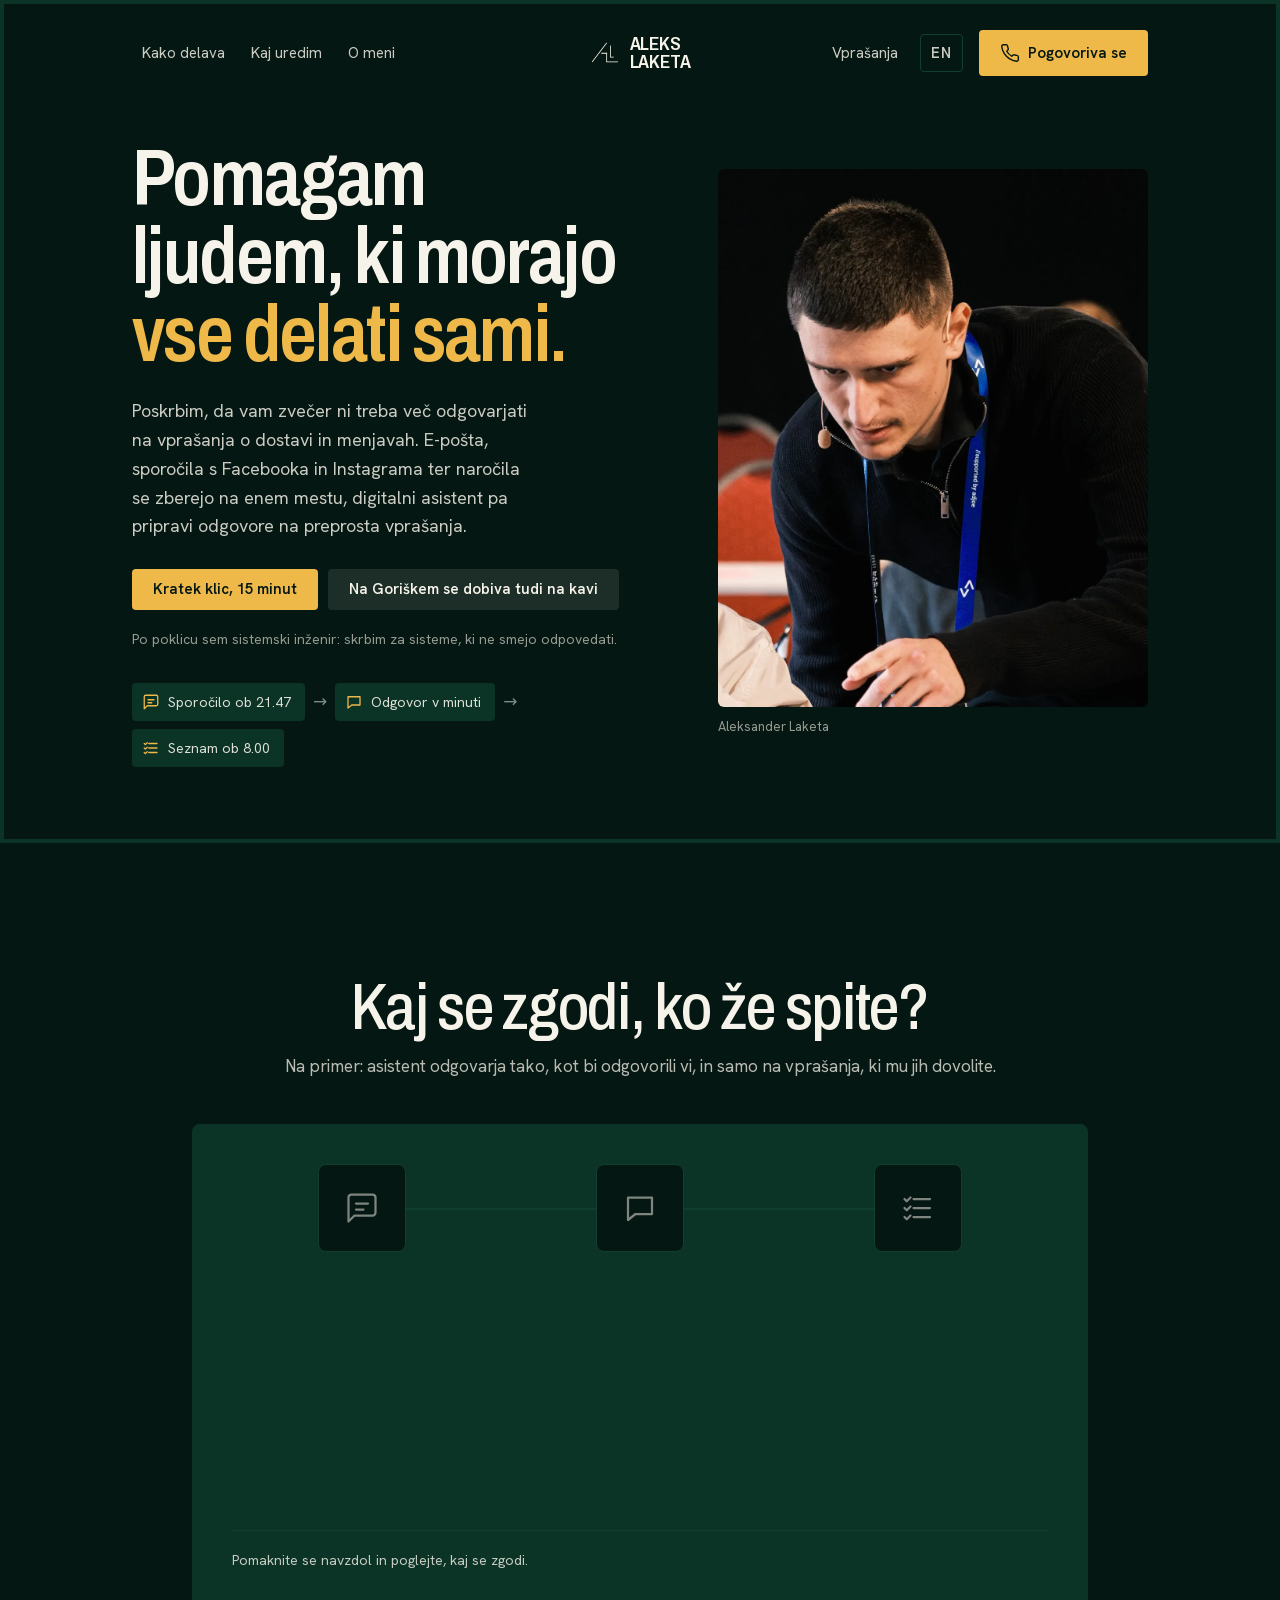
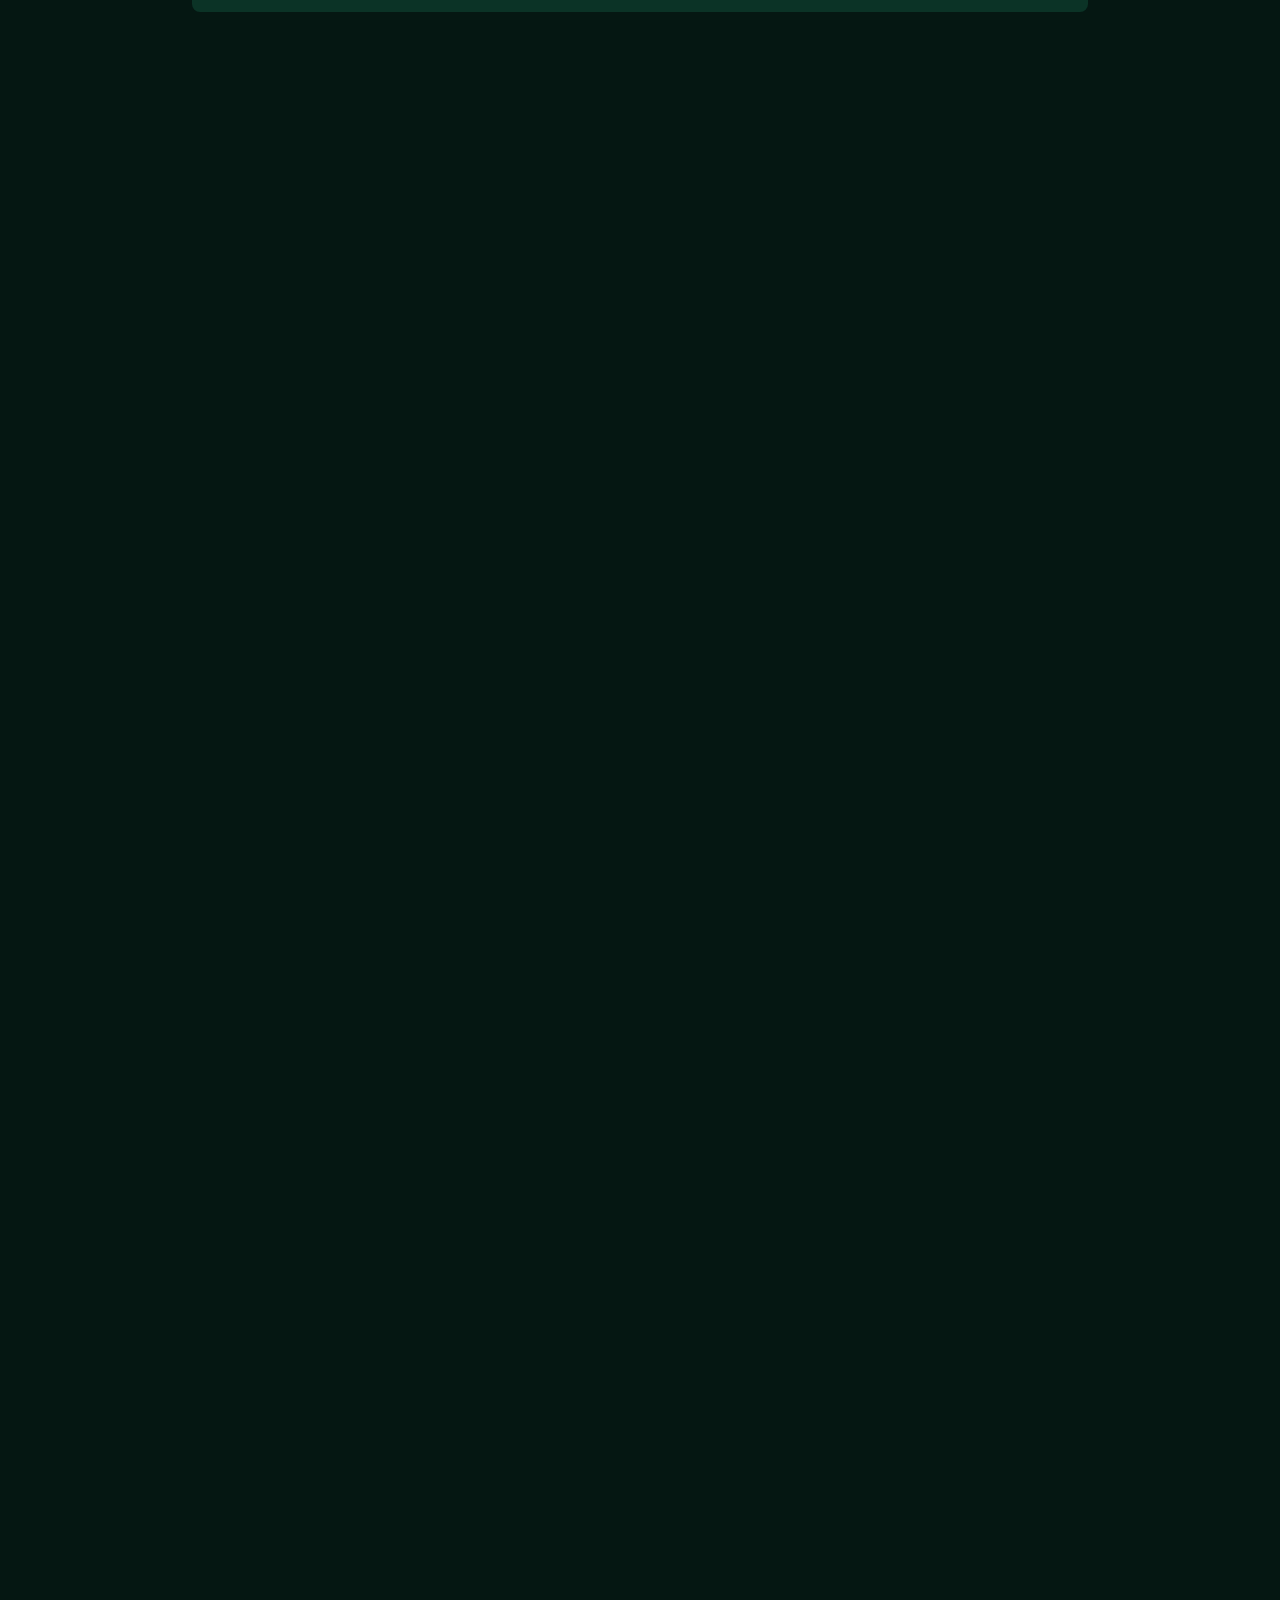
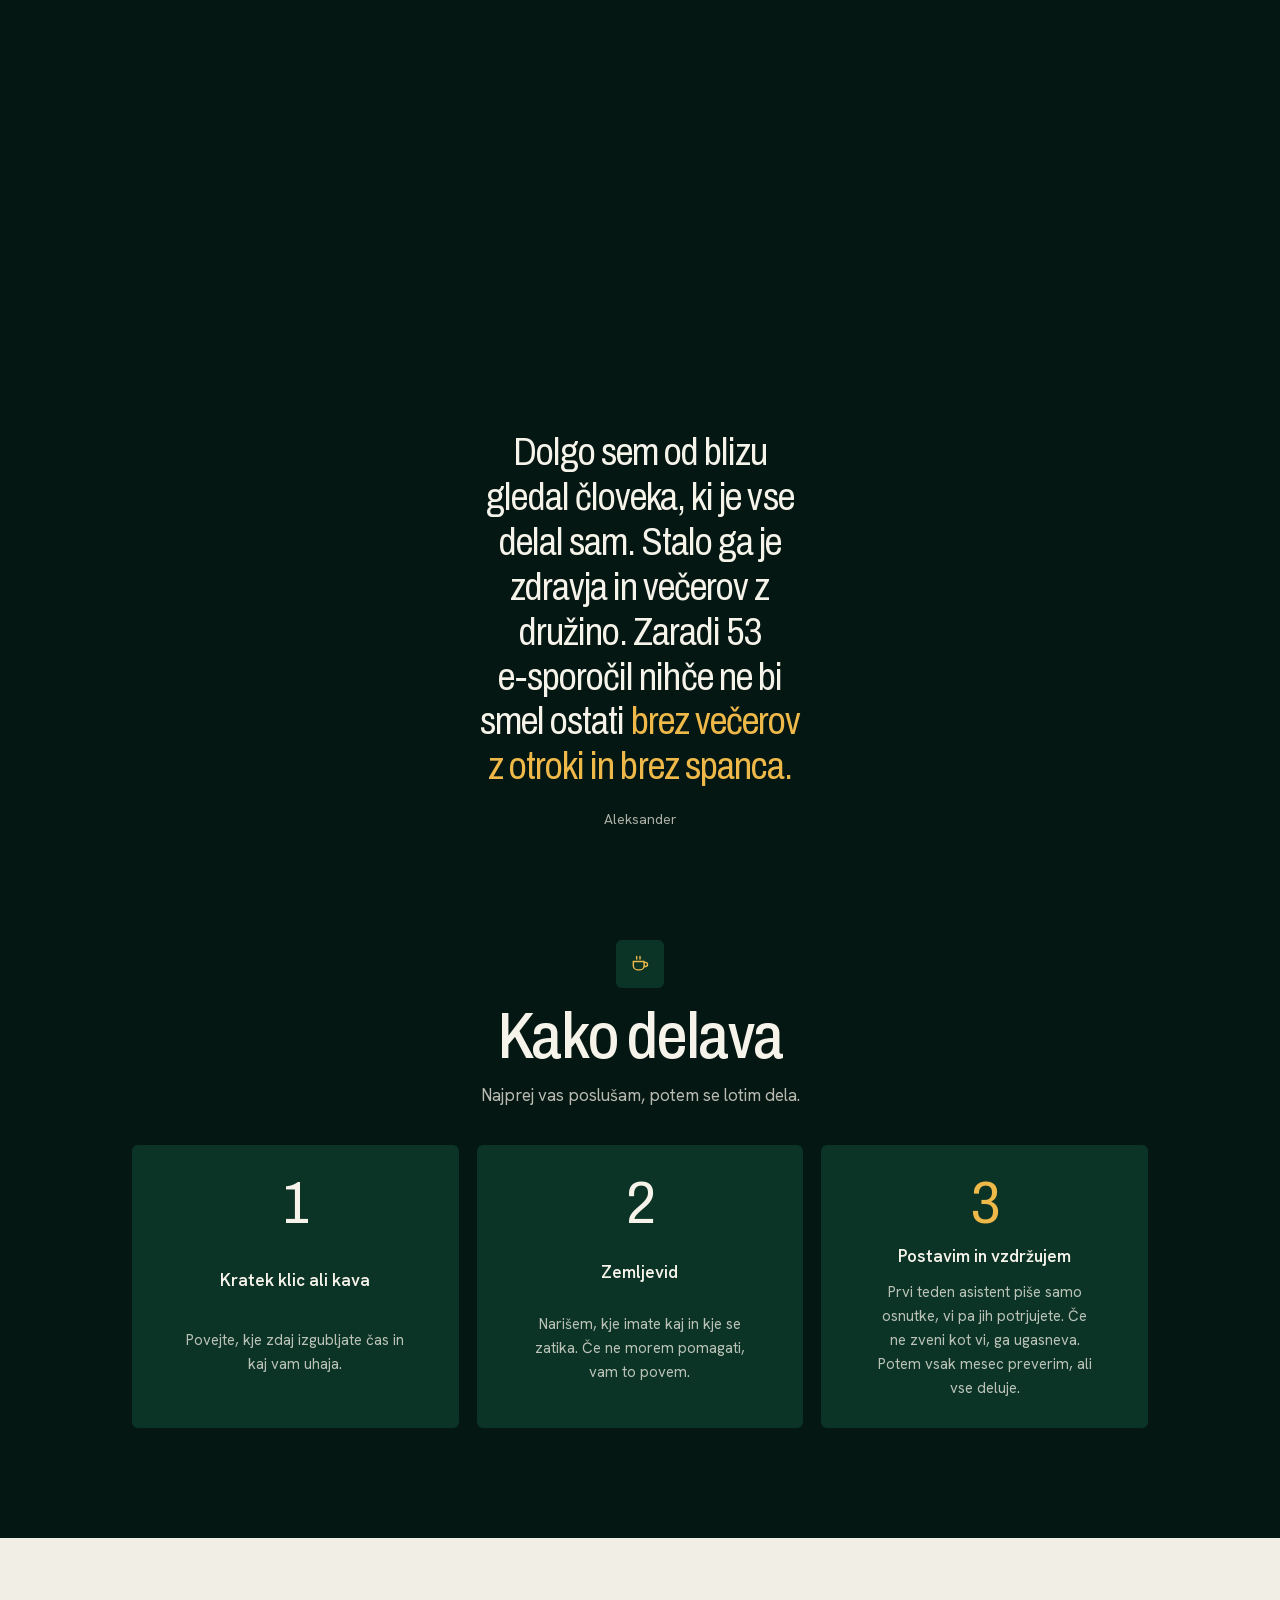
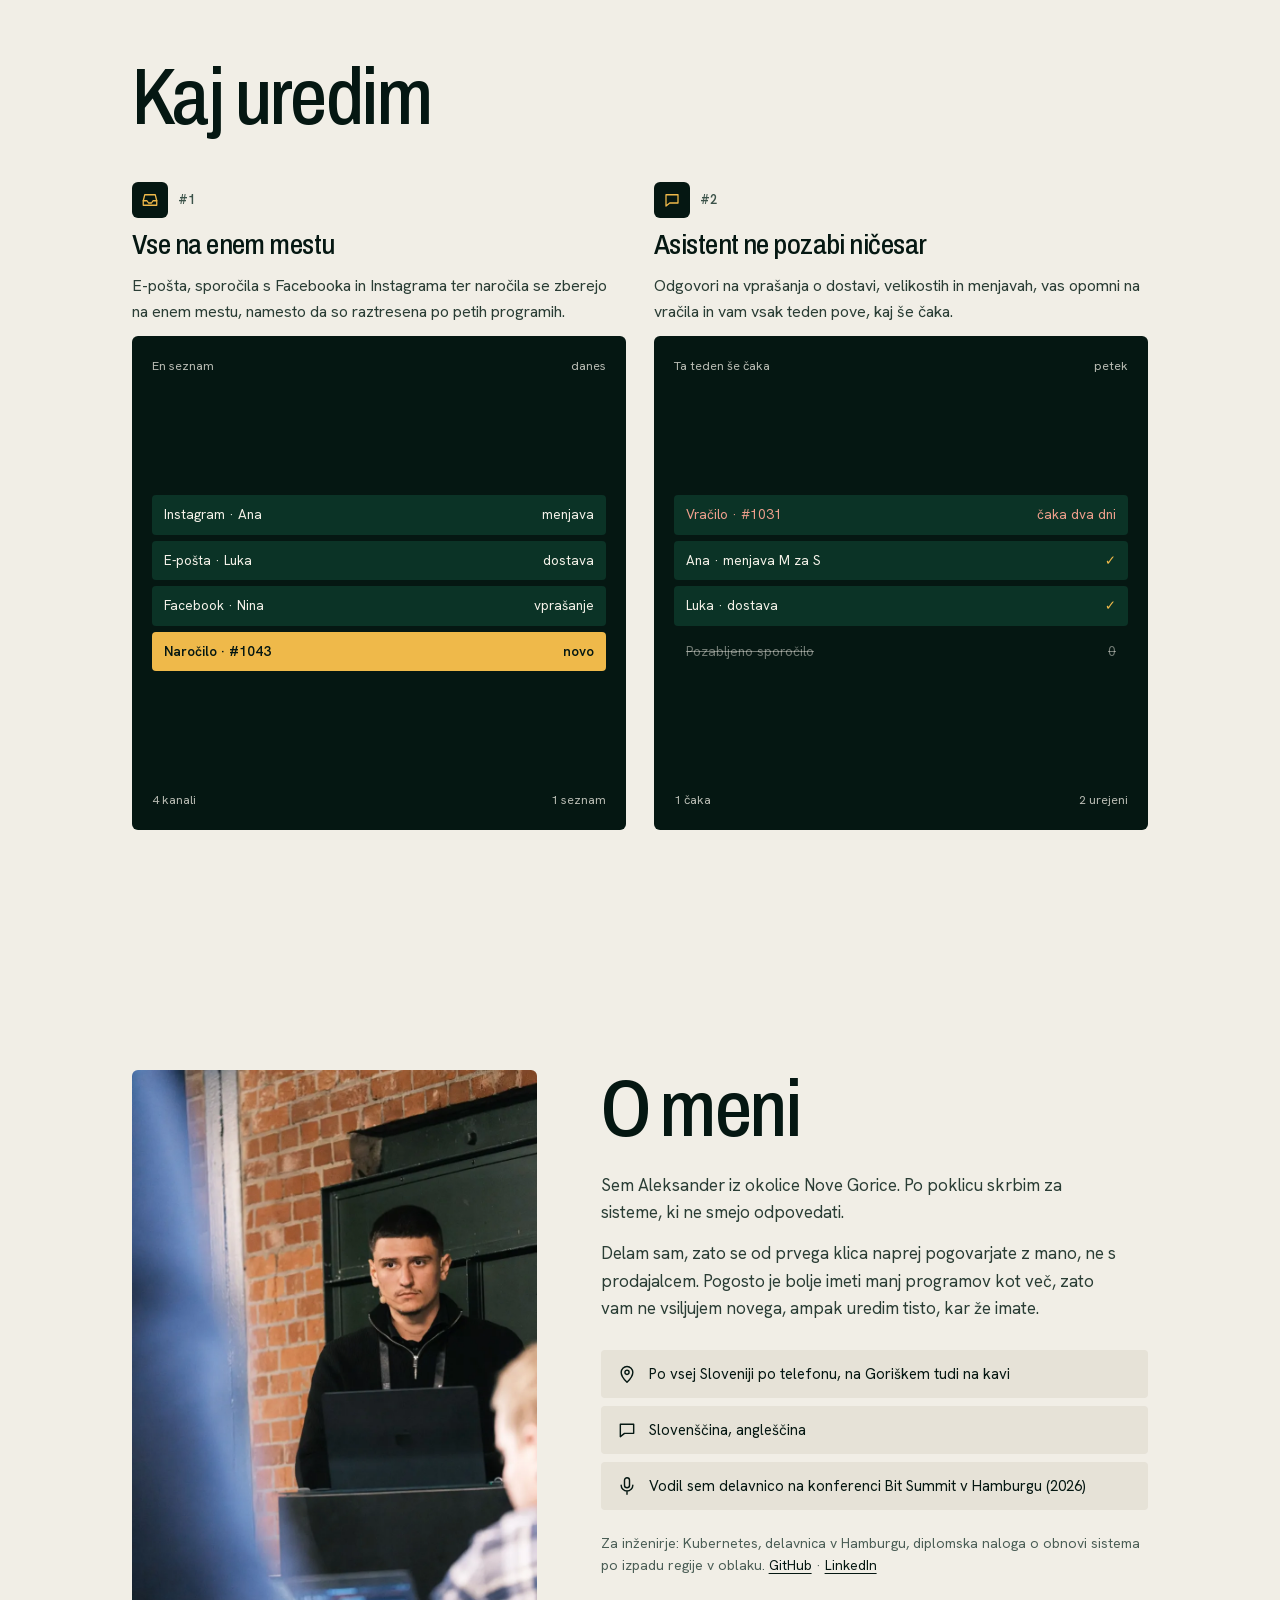
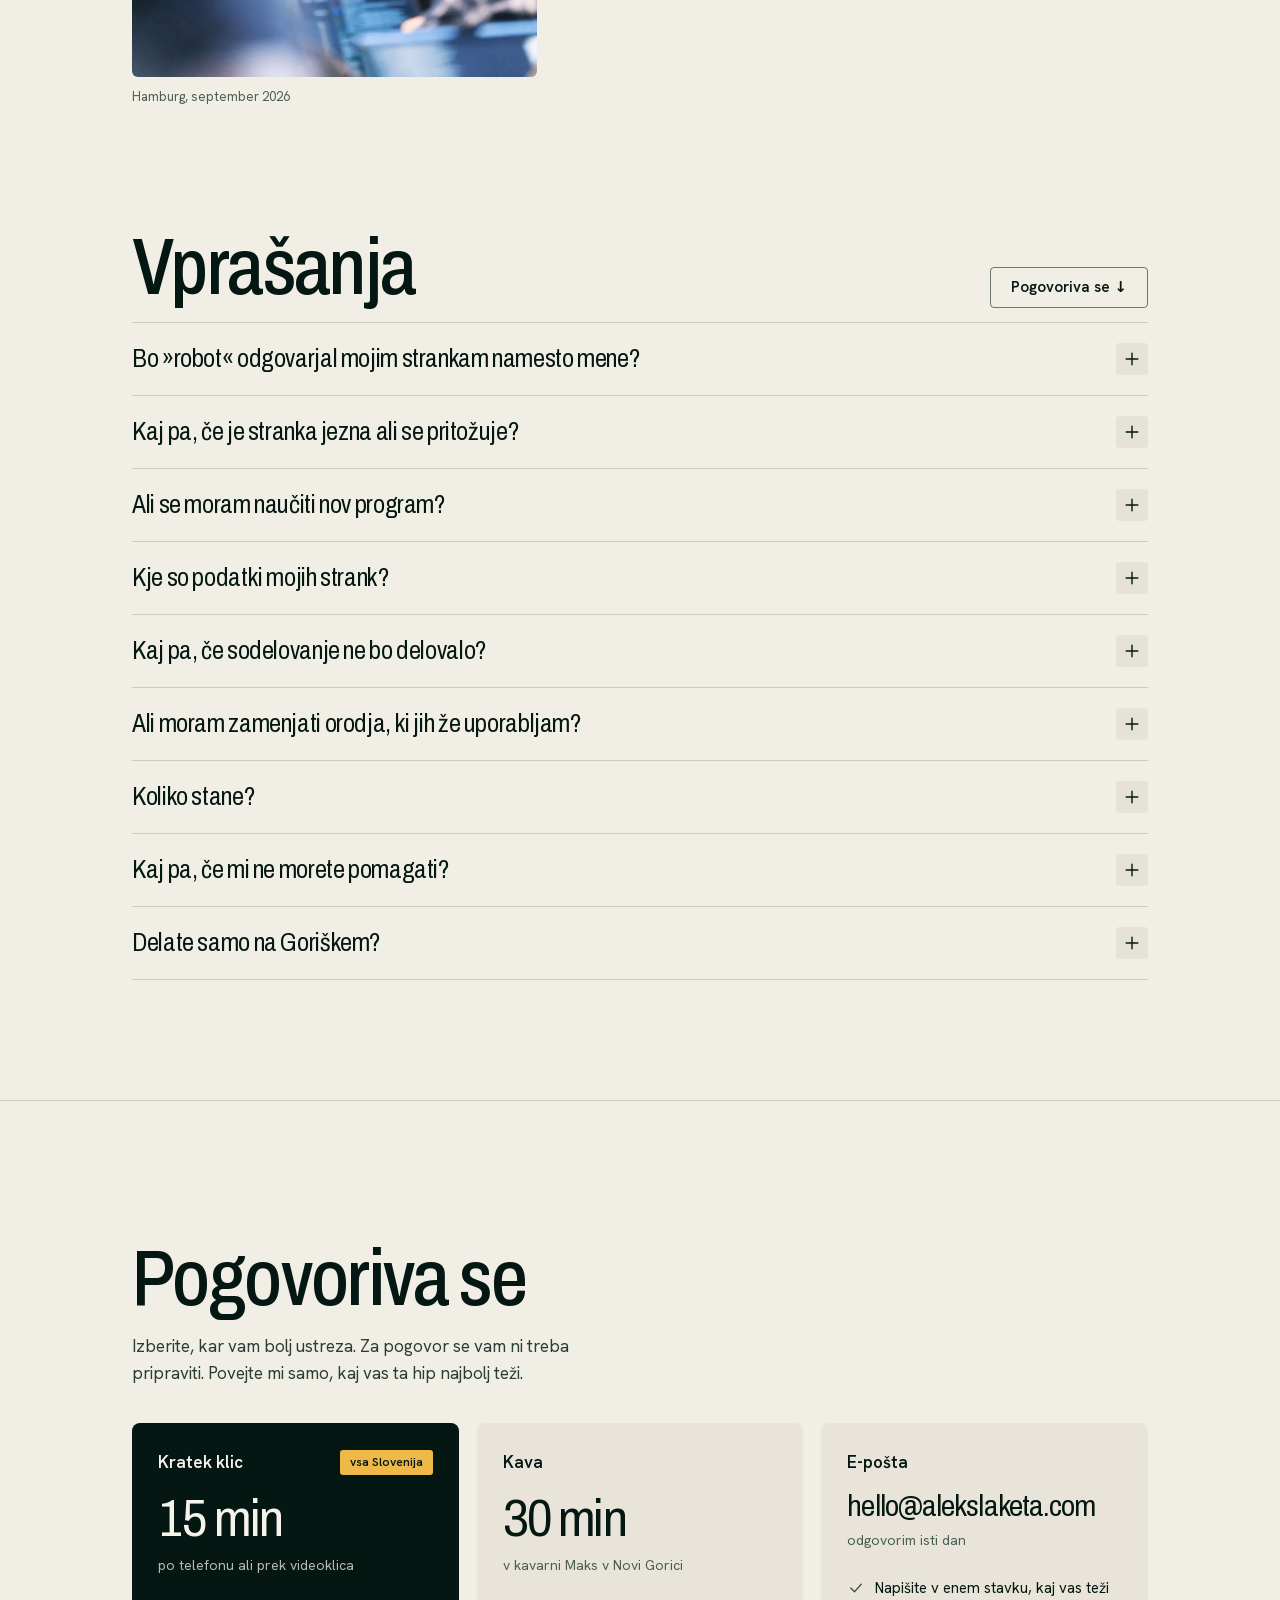
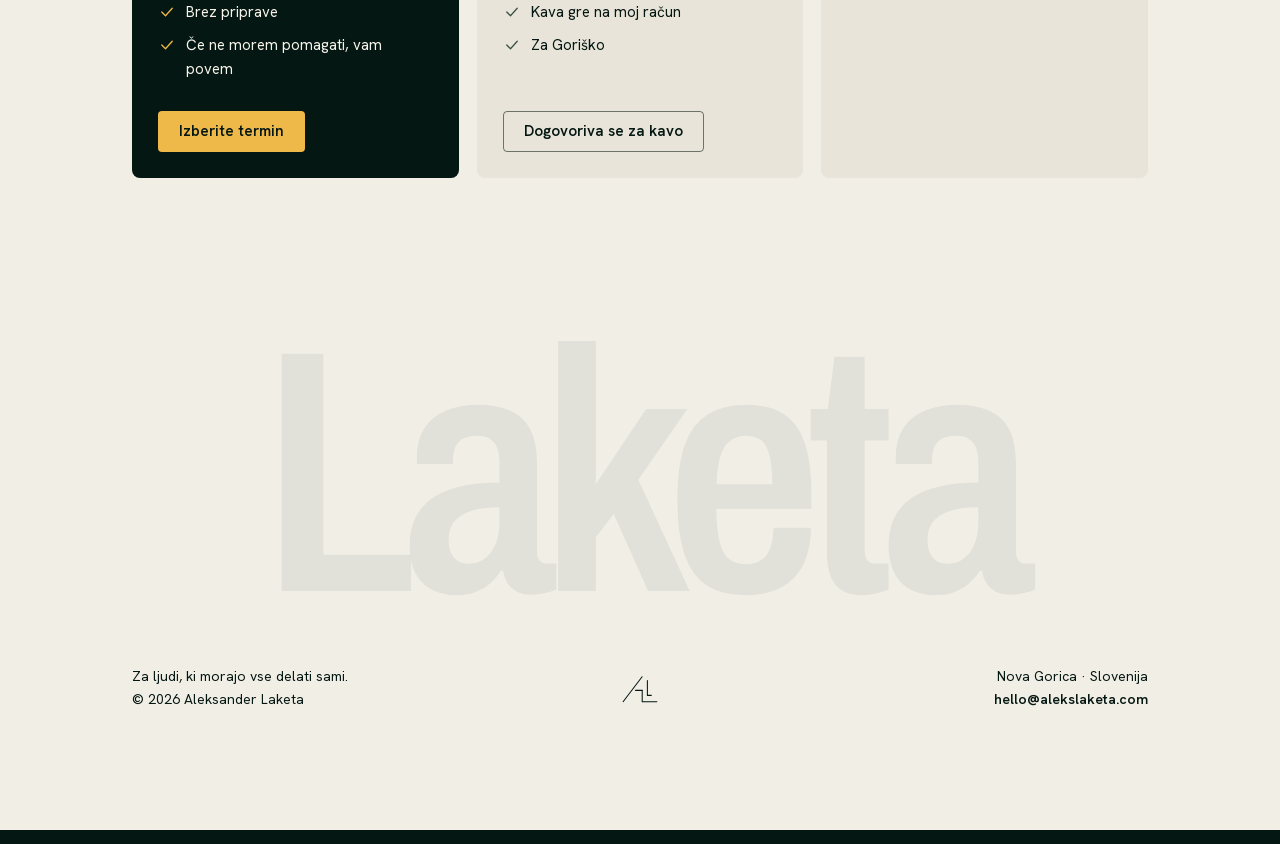
<file: sl/trgovine/index.html>
<!doctype html>
<html lang="sl">
<head>
<meta charset="utf-8">
<meta name="viewport" content="width=device-width,initial-scale=1">
<title>Digitalni asistent za spletne trgovine · Aleks Laketa</title>
<meta name="description" content="Poskrbim, da vam zvečer ni treba več odgovarjati na vprašanja o dostavi in menjavah. E-pošta, sporočila s Facebooka in Instagrama ter naročila se zberejo na enem mestu, digitalni asistent pa pripravi odgovore na preprosta vprašanja.">
<meta name="theme-color" content="#051712">
<link rel="canonical" href="https://alekslaketa.com/sl/trgovine/">
<link rel="alternate" hreflang="sl" href="https://alekslaketa.com/sl/trgovine/">
<link rel="alternate" hreflang="en" href="https://alekslaketa.com/en/trgovine/">
<link rel="alternate" hreflang="x-default" href="https://alekslaketa.com/sl/trgovine/">
<link rel="icon" href="/assets/favicon.svg" type="image/svg+xml">
<link rel="apple-touch-icon" href="/assets/apple-touch-icon.png">
<link rel="preload" href="/assets/helping.webp" as="image" type="image/webp" fetchpriority="high">
<link rel="preload" href="/assets/fonts/archivo-latin-ad60be.woff2" as="font" type="font/woff2" crossorigin>
<link rel="preload" href="/assets/fonts/hanken-grotesk-latin-757962.woff2" as="font" type="font/woff2" crossorigin>
<meta property="og:type" content="website">
<meta property="og:site_name" content="Aleks Laketa">
<meta property="og:locale" content="sl_SI">
<meta property="og:title" content="Digitalni asistent za spletne trgovine · Aleks Laketa">
<meta property="og:description" content="Poskrbim, da vam zvečer ni treba več odgovarjati na vprašanja o dostavi in menjavah. E-pošta, sporočila s Facebooka in Instagrama ter naročila se zberejo na enem mestu, digitalni asistent pa pripravi odgovore na preprosta vprašanja.">
<meta property="og:url" content="https://alekslaketa.com/sl/trgovine/">
<meta property="og:image" content="https://alekslaketa.com/assets/og-sl.png">
<meta property="og:image:width" content="1200">
<meta property="og:image:height" content="630">
<meta name="twitter:card" content="summary_large_image">
<script type="application/ld+json">{"@context": "https://schema.org", "@graph": [{"@type": "ProfessionalService", "@id": "https://alekslaketa.com/#service", "name": "Aleks Laketa", "url": "https://alekslaketa.com/sl/", "email": "hello@alekslaketa.com", "image": "https://alekslaketa.com/assets/helping.jpg", "areaServed": {"@type": "Country", "name": "Slovenia"}, "address": {"@type": "PostalAddress", "addressLocality": "Nova Gorica", "addressCountry": "SI"}, "founder": {"@id": "https://alekslaketa.com/#aleksander"}, "knowsLanguage": ["sl", "en"]}, {"@type": "Person", "@id": "https://alekslaketa.com/#aleksander", "name": "Aleksander Laketa", "jobTitle": "Sistemski inženir", "sameAs": ["https://www.linkedin.com/in/aleksander-laketa", "https://github.com/0Aleksander"]}, {"@type": "WebPage", "url": "https://alekslaketa.com/sl/trgovine/", "name": "Digitalni asistent za spletne trgovine · Aleks Laketa", "description": "Poskrbim, da vam zvečer ni treba več odgovarjati na vprašanja o dostavi in menjavah. E-pošta, sporočila s Facebooka in Instagrama ter naročila se zberejo na enem mestu, digitalni asistent pa pripravi odgovore na preprosta vprašanja.", "inLanguage": "sl", "about": {"@id": "https://alekslaketa.com/#service"}}]}</script>
<style>
@font-face { font-family: 'Archivo'; font-style: normal; font-weight: 400 700; font-stretch: 75% 100%; font-display: swap; src: url(/assets/fonts/archivo-latin-ext-8ec073.woff2) format('woff2'); unicode-range: U+0100-02BA, U+02BD-02C5, U+02C7-02CC, U+02CE-02D7, U+02DD-02FF, U+0304, U+0308, U+0329, U+1D00-1DBF, U+1E00-1E9F, U+1EF2-1EFF, U+2020, U+20A0-20AB, U+20AD-20C4, U+2113, U+2C60-2C7F, U+A720-A7FF; }
@font-face { font-family: 'Archivo'; font-style: normal; font-weight: 400 700; font-stretch: 75% 100%; font-display: swap; src: url(/assets/fonts/archivo-latin-ad60be.woff2) format('woff2'); unicode-range: U+0000-00FF, U+0131, U+0152-0153, U+02BB-02BC, U+02C6, U+02DA, U+02DC, U+0304, U+0308, U+0329, U+2000-206F, U+20AC, U+2122, U+2191, U+2193, U+2212, U+2215, U+FEFF, U+FFFD; }
@font-face { font-family: 'Hanken Grotesk'; font-style: normal; font-weight: 400; font-display: swap; src: url(/assets/fonts/hanken-grotesk-latin-ext-c95efb.woff2) format('woff2'); unicode-range: U+0100-02BA, U+02BD-02C5, U+02C7-02CC, U+02CE-02D7, U+02DD-02FF, U+0304, U+0308, U+0329, U+1D00-1DBF, U+1E00-1E9F, U+1EF2-1EFF, U+2020, U+20A0-20AB, U+20AD-20C4, U+2113, U+2C60-2C7F, U+A720-A7FF; }
@font-face { font-family: 'Hanken Grotesk'; font-style: normal; font-weight: 400; font-display: swap; src: url(/assets/fonts/hanken-grotesk-latin-757962.woff2) format('woff2'); unicode-range: U+0000-00FF, U+0131, U+0152-0153, U+02BB-02BC, U+02C6, U+02DA, U+02DC, U+0304, U+0308, U+0329, U+2000-206F, U+20AC, U+2122, U+2191, U+2193, U+2212, U+2215, U+FEFF, U+FFFD; }
@font-face { font-family: 'Hanken Grotesk'; font-style: normal; font-weight: 500; font-display: swap; src: url(/assets/fonts/hanken-grotesk-latin-ext-c95efb.woff2) format('woff2'); unicode-range: U+0100-02BA, U+02BD-02C5, U+02C7-02CC, U+02CE-02D7, U+02DD-02FF, U+0304, U+0308, U+0329, U+1D00-1DBF, U+1E00-1E9F, U+1EF2-1EFF, U+2020, U+20A0-20AB, U+20AD-20C4, U+2113, U+2C60-2C7F, U+A720-A7FF; }
@font-face { font-family: 'Hanken Grotesk'; font-style: normal; font-weight: 500; font-display: swap; src: url(/assets/fonts/hanken-grotesk-latin-757962.woff2) format('woff2'); unicode-range: U+0000-00FF, U+0131, U+0152-0153, U+02BB-02BC, U+02C6, U+02DA, U+02DC, U+0304, U+0308, U+0329, U+2000-206F, U+20AC, U+2122, U+2191, U+2193, U+2212, U+2215, U+FEFF, U+FFFD; }
@font-face { font-family: 'Hanken Grotesk'; font-style: normal; font-weight: 600; font-display: swap; src: url(/assets/fonts/hanken-grotesk-latin-ext-c95efb.woff2) format('woff2'); unicode-range: U+0100-02BA, U+02BD-02C5, U+02C7-02CC, U+02CE-02D7, U+02DD-02FF, U+0304, U+0308, U+0329, U+1D00-1DBF, U+1E00-1E9F, U+1EF2-1EFF, U+2020, U+20A0-20AB, U+20AD-20C4, U+2113, U+2C60-2C7F, U+A720-A7FF; }
@font-face { font-family: 'Hanken Grotesk'; font-style: normal; font-weight: 600; font-display: swap; src: url(/assets/fonts/hanken-grotesk-latin-757962.woff2) format('woff2'); unicode-range: U+0000-00FF, U+0131, U+0152-0153, U+02BB-02BC, U+02C6, U+02DA, U+02DC, U+0304, U+0308, U+0329, U+2000-206F, U+20AC, U+2122, U+2191, U+2193, U+2212, U+2215, U+FEFF, U+FFFD; }


:root{
  --ink:#051712;     
  --ink2:#0b3326;    
  --ink3:#103f2f;    
  --paper:#F1EEE6;   
  --cream:#F6F3EA;   
  --gold:#EFB94A;    
  --mut:#7c8a8a;     
  --rule:rgba(5,23,18,.16);
  --display:"Archivo","Avenir Next Condensed","Avenir Next",system-ui,sans-serif;
  --body:"Hanken Grotesk","Avenir Next",system-ui,sans-serif;
  --r:6px;
  color-scheme:dark;
}
*{box-sizing:border-box}
body{margin:0;background:var(--ink);color:var(--cream);font-family:var(--body);font-size:17px;line-height:1.6;-webkit-font-smoothing:antialiased}
a{color:inherit;text-decoration:none}
a:focus-visible,button:focus-visible,summary:focus-visible{outline:2px solid var(--gold);outline-offset:3px;border-radius:4px}
img{display:block;max-width:100%;height:auto}
p{margin:0}
h1,h2,h3{margin:0;font-family:var(--display);font-stretch:82%;letter-spacing:-.02em;text-wrap:balance}
.wrap{max-width:1080px;margin:0 auto;padding-inline:clamp(16px,4vw,32px)}
.label{font-size:12.5px;font-weight:600;letter-spacing:.08em;text-transform:uppercase}
.ic{width:20px;height:20px;flex:none;fill:none;stroke:currentColor;stroke-width:1.7;stroke-linecap:round;stroke-linejoin:round}
.photo{border-radius:var(--r);width:100%}


.btn{display:inline-flex;align-items:center;gap:8px;padding:12px 20px;border-radius:4px;font-family:var(--body);font-weight:600;font-size:15px;line-height:1;border:1.5px solid transparent;cursor:pointer;transition:background .2s,color .2s,transform .2s}
.btn:hover{transform:translateY(-1px)}
.btn-gold{background:var(--gold);color:var(--ink)}
.btn-gold:hover{background:#f6cb6e}
.btn-ghost{background:rgba(246,243,234,.1);color:var(--cream)}
.btn-ghost:hover{background:rgba(246,243,234,.18)}
.btn-line{border-color:rgba(5,23,18,.55);color:var(--ink)}
.btn-line:hover{background:var(--ink);color:var(--paper);border-color:var(--ink)}
.btn-dark{background:var(--ink);color:var(--paper)}
.btn-dark:hover{background:var(--ink3)}


.hero{border:4px solid var(--ink2)}
nav{display:grid;grid-template-columns:1fr auto 1fr;align-items:center;gap:32px;padding-block:26px 8px}
nav .side{display:flex;align-items:center;gap:6px}
nav .side.r{justify-content:flex-end}
nav .side.r .btn{margin-left:10px}
nav .side a:not(.btn){font-size:15px;color:rgba(246,243,234,.82);padding:6px 10px;border-radius:4px;transition:background .2s}
nav .side a:not(.btn):hover{background:rgba(246,243,234,.08);color:var(--cream)}
.mark{display:flex;align-items:center;gap:10px;font-family:var(--display);font-stretch:80%;font-weight:600;font-size:19px;line-height:.95;letter-spacing:-.01em;text-transform:uppercase}
.mark svg{width:30px;height:30px}
.hero-grid{display:grid;grid-template-columns:1.1fr .9fr;gap:clamp(28px,5vw,60px);align-items:center;padding-block:56px 72px}
.hero-grid>div{min-width:0}
.hero h1{font-size:clamp(54px,7.8vw,108px);line-height:.94;font-weight:600;font-stretch:78%}
.hero h1 em{font-style:normal;color:var(--gold)}
.hero .lead{margin-top:24px;max-width:40ch;color:rgba(246,243,234,.82);font-size:18px}
.hero .ctas{display:flex;flex-wrap:wrap;gap:10px;margin-top:28px}
.chips{display:flex;flex-wrap:wrap;gap:8px;margin-top:32px}
.chip{display:inline-flex;align-items:center;gap:8px;padding:8px 14px 8px 10px;border-radius:4px;background:var(--ink2);font-size:14px;color:rgba(246,243,234,.9)}
.chip .ic{width:18px;height:18px;color:var(--gold)}
.chip-arrow{align-self:center;color:var(--mut)}
.hero figure{margin:0}
.hero figcaption{margin-top:10px;font-size:13px;color:rgba(246,243,234,.6)}


.flow{padding-block:clamp(72px,10vw,120px) 24px;text-align:center}
.flow h2,.report h2{font-size:clamp(40px,5.6vw,64px);font-weight:500;line-height:1.02}
.flow .sub,.report .sub{margin-top:12px;color:rgba(246,243,234,.75)}
.widget{position:relative;margin:44px auto 0;max-width:920px;background:var(--ink2);border-radius:8px;padding:clamp(22px,4vw,40px);text-align:left}
.track{position:absolute;left:16.6%;right:16.6%;top:calc(clamp(22px,4vw,40px) + 44px);height:2px;background:var(--ink3);border-radius:2px}
.track .fill{position:absolute;left:0;top:0;bottom:0;width:0;background:var(--gold);border-radius:2px;transition:width .9s ease}
.track .dot{position:absolute;top:50%;left:0;width:12px;height:12px;margin:-6px 0 0 -6px;border-radius:50%;background:var(--gold);box-shadow:0 0 0 6px rgba(239,185,74,.18);transition:left .9s ease}
.stages{position:relative;display:grid;grid-template-columns:repeat(3,1fr);gap:18px}
.stage{display:grid;justify-items:center;gap:14px;text-align:center;min-width:0}
.bubble-ic{width:88px;height:88px;border-radius:8px;display:grid;place-items:center;background:var(--ink);border:1.5px solid var(--ink3);color:rgba(246,243,234,.5);transition:background .4s,color .4s,border-color .4s,transform .4s}
.bubble-ic .ic{width:36px;height:36px;stroke-width:1.5}
.stage.on .bubble-ic{background:var(--cream);color:var(--ink);border-color:var(--cream)}
.stage.done .bubble-ic{background:var(--gold);color:var(--ink);border-color:var(--gold)}
.stage.ring .bubble-ic{animation:ring .6s ease-in-out 2}
@keyframes ring{0%,100%{transform:rotate(0)}20%{transform:rotate(-12deg)}40%{transform:rotate(10deg)}60%{transform:rotate(-8deg)}80%{transform:rotate(6deg)}}
.stage .t{font-family:var(--display);font-stretch:82%;font-weight:500;font-size:22px;font-variant-numeric:tabular-nums;color:rgba(246,243,234,.55);transition:color .4s}
.stage.on .t,.stage.done .t{color:var(--cream)}
.stage h3{font-size:19px;font-weight:500;letter-spacing:-.01em}
.stage .card{width:100%;max-width:260px;min-height:96px;border-radius:6px;background:var(--ink);padding:14px;font-size:14px;line-height:1.45;color:rgba(246,243,234,.85);opacity:.35;transform:translateY(6px);transition:opacity .5s,transform .5s;text-align:left}
.stage.on .card,.stage.done .card{opacity:1;transform:none}
.card .row{display:flex;justify-content:space-between;gap:8px;align-items:center}
.card .miss{color:#f0a08d;font-weight:600}
.card u{color:var(--gold);text-underline-offset:3px}
.card .slot{margin-top:6px;padding:7px 10px;border-radius:4px;background:var(--ink2);display:flex;justify-content:space-between;font-size:13px}
.card .slot.new{background:var(--ink3);transition:background .4s,color .4s}
.stage.done .card .slot.new{background:var(--gold);color:var(--ink);font-weight:600}
.typing{display:inline-flex;gap:4px}
.typing i{width:6px;height:6px;border-radius:50%;background:rgba(246,243,234,.6);animation:blink 1s infinite}
.typing i:nth-child(2){animation-delay:.15s}.typing i:nth-child(3){animation-delay:.3s}
@keyframes blink{0%,100%{opacity:.25}50%{opacity:1}}
.widget .status{margin-top:26px;display:flex;justify-content:space-between;gap:12px;align-items:center;flex-wrap:wrap;padding-top:18px;border-top:1px solid var(--ink3);font-size:14px;color:rgba(246,243,234,.8)}
.widget .status b{color:var(--gold);font-weight:600}
.replay{background:transparent;border:1.5px solid var(--ink3);color:var(--cream);padding:8px 14px;border-radius:4px;font:600 13px var(--body);cursor:pointer}
.replay:hover{background:var(--ink3)}
@media (prefers-reduced-motion:reduce){*{transition:none!important;animation:none!important}}


.report{text-align:center;padding-block:clamp(72px,10vw,110px)}
.report .ico{width:48px;height:48px;margin:0 auto 16px;border-radius:6px;background:var(--ink2);display:grid;place-items:center;color:var(--gold)}
.cards{display:grid;grid-template-columns:repeat(3,1fr);gap:18px;margin-top:36px}
.scard{border-radius:var(--r);background:var(--ink2);padding:28px 20px;display:grid;justify-items:center;gap:10px}
.scard .ic{width:26px;height:26px;color:rgba(246,243,234,.7)}
.scard .k{font-size:14px;color:rgba(246,243,234,.85)}
.scard .big{font-family:var(--display);font-stretch:82%;font-weight:400;font-size:60px;line-height:1;letter-spacing:-.03em;font-variant-numeric:tabular-nums}
.scard.gold .big{color:var(--gold)}
.scard .pill{font-size:12.5px;font-weight:600;background:rgba(246,243,234,.12);padding:5px 12px;border-radius:4px}
.report .foot{margin-top:16px;color:rgba(246,243,234,.72);font-size:14px}


.paper{background:var(--paper);color:var(--ink)}
.paper .wrap{padding-block:clamp(72px,10vw,120px)}
.paper.rounded{border-radius:0}
.sec-title{font-size:clamp(48px,6.4vw,80px);font-weight:500;line-height:1;font-stretch:78%}
.feats{display:grid;grid-template-columns:repeat(3,1fr);gap:40px 28px;margin-top:44px}
.feat{display:flex;flex-direction:column;gap:12px;min-width:0}
.feat .head{display:flex;align-items:center;gap:10px}
.feat .badge{width:36px;height:36px;border-radius:6px;background:var(--ink);color:var(--gold);display:grid;place-items:center}
.feat .badge .ic{width:18px;height:18px}
.feat .num{font-size:13px;font-weight:600;color:#3b5249}
.feat h3{font-size:28px;font-weight:500;line-height:1.1}
.feat p{font-size:16px;color:#2a3d35}
.panel{margin-top:auto;aspect-ratio:1/1;background:var(--ink);color:var(--cream);border-radius:var(--r);padding:20px;display:flex;flex-direction:column;justify-content:space-between;gap:12px}
.panel .meta{display:flex;justify-content:space-between;font-size:12.5px;color:rgba(246,243,234,.75)}
.panel .lines{display:grid;gap:6px;font-size:13.5px}
.panel .lines div{display:flex;justify-content:space-between;gap:10px;padding:9px 12px;background:var(--ink2);border-radius:4px}
.panel .lines .miss{color:#f0a08d}
.panel .lines .gold{background:var(--gold);color:var(--ink);font-weight:600}
.panel .lines .no{color:rgba(246,243,234,.45);text-decoration:line-through;background:transparent}
.panel .msg{background:var(--ink2);padding:12px 14px;font-size:15px;line-height:1.45;border-radius:6px 6px 6px 2px}
.panel .msg u{color:var(--gold);text-underline-offset:3px}
.panel .one{font-family:var(--display);font-stretch:82%;font-weight:400;font-size:clamp(120px,14vw,170px);line-height:.8;color:var(--gold);text-align:center}
.tick{color:var(--gold);font-weight:700}


.about{display:grid;grid-template-columns:.85fr 1.15fr;gap:clamp(28px,5vw,64px);align-items:start}
.about>div{min-width:0}
.about figure{margin:0}
.about figcaption,.band figcaption{margin-top:10px;font-size:13px;color:#4a5d55}
.about .body{display:grid;gap:14px;margin-top:22px;max-width:52ch;color:#2a3d35}
.facts{margin-top:28px;display:grid;gap:8px}
.facts div{display:flex;align-items:center;gap:12px;padding:12px 16px;background:#e6e2d7;border-radius:4px;font-size:15px}
.facts .ic{color:var(--ink)}


.band{padding-block:clamp(56px,8vw,96px)}
.band figure{margin:0}
.band figcaption{color:rgba(246,243,234,.6)}
.band blockquote{margin:32px 0 0;max-width:30ch}
.band blockquote p{font-family:var(--display);font-stretch:82%;font-weight:400;font-size:clamp(32px,4.6vw,56px);line-height:1.05;letter-spacing:-.025em}
.band blockquote p em{font-style:normal;color:var(--gold)}
.band cite{display:block;margin-top:14px;font-style:normal;font-size:14px;color:rgba(246,243,234,.7)}


.faq-head{display:flex;justify-content:space-between;align-items:flex-end;gap:16px;padding-bottom:14px}
details{border-top:1px solid var(--rule)}
details:last-child{border-bottom:1px solid var(--rule)}
summary{list-style:none;font-stretch:82%;display:flex;justify-content:space-between;gap:16px;align-items:center;padding:20px 0;cursor:pointer;font-family:var(--display);font-weight:400;font-size:clamp(20px,2.4vw,25px);line-height:1.2;letter-spacing:-.015em}
summary::-webkit-details-marker{display:none}
summary .pm{width:32px;height:32px;border-radius:4px;background:#e6e2d7;display:grid;place-items:center;flex:none;transition:transform .25s}
details[open] summary .pm{transform:rotate(45deg)}
details p{padding:0 0 22px;max-width:64ch;color:#2a3d35}


.tags{display:flex;flex-wrap:wrap;gap:8px}
.tags span{border:1.5px solid rgba(5,23,18,.4);padding:4px 12px;border-radius:4px;font-size:13px;font-weight:600}
.price-head{display:flex;justify-content:space-between;align-items:flex-end;gap:20px;flex-wrap:wrap;margin-top:18px}
.price-head p{max-width:46ch;margin-top:14px;color:#2a3d35}
.tiers{display:grid;grid-template-columns:repeat(3,1fr);gap:18px;margin-top:36px}
.tier{display:flex;flex-direction:column;gap:6px;padding:26px;border-radius:8px;background:#e8e4d9;min-width:0}
.tier.hi{background:var(--ink);color:var(--cream)}
.tier .top{display:flex;gap:10px;align-items:center;font-weight:600}
.tier .top i{font-style:normal;font-size:12px;font-weight:600;background:var(--gold);color:var(--ink);padding:3px 10px;border-radius:3px;margin-left:auto}
.tier .amt{font-family:var(--display);font-stretch:82%;font-weight:400;font-size:clamp(40px,4.4vw,52px);line-height:1.1;letter-spacing:-.03em;margin-top:8px;font-variant-numeric:tabular-nums}
.tier .per{font-size:14px;color:#4a5d55}
.tier.hi .per{color:rgba(246,243,234,.75)}
.tier ul{list-style:none;padding:0;margin:18px 0 24px;display:grid;gap:9px;font-size:15px}
.tier li{display:grid;grid-template-columns:20px 1fr;gap:8px;align-items:start}
.tier li .ic{width:18px;height:18px;margin-top:3px;color:#3b5249}
.tier.hi li .ic{color:var(--gold)}
.tier .btn{align-self:flex-start;margin-top:auto}
.small-note{margin-top:20px;font-size:14px;color:#4a5d55}


.foot{position:relative;overflow:hidden;padding-top:40px}
.ghost{font-family:var(--display);font-weight:600;font-stretch:75%;font-size:clamp(120px,27vw,360px);line-height:.8;text-align:center;color:rgba(5,23,18,.06);letter-spacing:-.05em;user-select:none;margin-bottom:-.2em}
.foot-row{position:relative;display:grid;grid-template-columns:1fr auto 1fr;align-items:end;gap:20px;padding-block:20px 28px;font-size:14px}
.foot-row .r{text-align:right}
.foot-row .mail{user-select:all;font-weight:600}
.foot-row svg{width:40px;height:40px}
.bar{height:14px;background:var(--ink)}

@media (max-width:420px){nav .btn .ic{display:none}nav .btn{padding:10px 14px}}
@media (max-width:860px){
  nav{grid-template-columns:1fr auto}
  nav .side.l{display:none}
  nav .side.r a:not(.btn){display:none}
  .mark{order:-1}
  .hero-grid,.about{grid-template-columns:1fr}
  .cards,.feats,.tiers{grid-template-columns:1fr}
  .stages{grid-template-columns:1fr;gap:28px}
  .track{display:none}
  .stage{grid-template-columns:auto 1fr;justify-items:start;text-align:left;column-gap:16px;row-gap:8px}
  .stage .bubble-ic{grid-row:span 3;width:64px;height:64px}
  .stage .bubble-ic .ic{width:28px;height:28px}
  .stage .card{max-width:none}
  .panel{aspect-ratio:auto;min-height:260px}
  .foot-row{grid-template-columns:1fr;justify-items:start}
  .foot-row .r{text-align:left}
}


body:not(.en) .t-en{display:none!important}
body.en .t-sl{display:none!important}
.hero h1.long{font-size:clamp(44px,6.2vw,88px);line-height:.98}
.langbtn{all:unset;cursor:pointer;font-size:13px;font-weight:600;letter-spacing:.06em;padding:6px 10px;border-radius:4px;color:rgba(246,243,234,.82);border:1px solid var(--ink3);margin-left:6px}
.langbtn:hover{background:rgba(246,243,234,.08)}
.langbtn:focus-visible{outline:2px solid var(--gold);outline-offset:3px}
.ph{outline:1.5px dashed var(--gold);outline-offset:6px;border-radius:2px}
.scard .k{font-size:17px;color:var(--cream)}
.step-p{font-size:15px;color:rgba(246,243,234,.75);max-width:28ch;margin:0 auto}
.eng{margin-top:22px;font-size:14px;color:#4a5d55}
.eng a{text-decoration:underline;text-underline-offset:3px;color:var(--ink)}
.tier .amt{overflow-wrap:anywhere}
@media (max-width:860px){nav .side.r .langbtn{display:inline-block}}
.feats.two{grid-template-columns:repeat(2,1fr)}
@media (max-width:860px){.feats.two{grid-template-columns:1fr}}
.why{padding-block:clamp(48px,7vw,88px) 0}
.why blockquote{margin:0 auto;max-width:34ch;text-align:center}
.why blockquote p{font-size:clamp(24px,3.2vw,38px);line-height:1.18}
.why cite{margin-top:18px}
.tel{font-family:var(--display);font-stretch:82%;font-size:24px;margin-top:4px;user-select:all}
.tel a{color:inherit}
.cred{margin-top:18px;font-size:14px;color:rgba(246,243,234,.6)}


.flow.js .stage .t,.flow.js .stage h3,.flow.js .stage .card{transition:opacity .5s ease,transform .5s ease,color .4s}
.flow.js .stage.pending .t,.flow.js .stage.pending h3,.flow.js .stage.pending .card{opacity:0;transform:translateY(24px)}
.flow.js .track .fill,.flow.js .track .dot{transition:width .15s linear,left .15s linear}
@media (min-width:861px) and (min-height:760px) and (prefers-reduced-motion:no-preference){
  .flow.js{padding-block:0}
  .flow.js .flow-scroll{height:300vh}
  .flow.js .flow-pin{position:sticky;top:0;height:100vh;display:flex;flex-direction:column;justify-content:center}
}
@media (max-width:860px){nav .side.r a.langbtn{display:inline-block}.chip-arrow{display:none}}
.stage{align-content:start}
picture{display:block}
a.mail{color:inherit;text-decoration:none}a.mail:hover{text-decoration:underline}
</style>


</head>
<body>
<svg width="0" height="0" style="position:absolute" aria-hidden="true">
  <defs>
    <symbol id="i-phone" viewBox="0 0 24 24"><path d="M22 16.92v3a2 2 0 0 1-2.18 2 19.8 19.8 0 0 1-8.63-3.07 19.5 19.5 0 0 1-6-6A19.8 19.8 0 0 1 2.12 4.18 2 2 0 0 1 4.11 2h3a2 2 0 0 1 2 1.72c.13.96.36 1.9.7 2.81a2 2 0 0 1-.45 2.11L8.09 9.91a16 16 0 0 0 6 6l1.27-1.27a2 2 0 0 1 2.11-.45c.91.34 1.85.57 2.81.7A2 2 0 0 1 22 16.92z"/></symbol>
    <symbol id="i-missed" viewBox="0 0 24 24"><path d="M22 16.92v3a2 2 0 0 1-2.18 2 19.8 19.8 0 0 1-8.63-3.07 19.5 19.5 0 0 1-6-6A19.8 19.8 0 0 1 2.12 4.18 2 2 0 0 1 4.11 2h3a2 2 0 0 1 2 1.72c.13.96.36 1.9.7 2.81a2 2 0 0 1-.45 2.11L8.09 9.91a16 16 0 0 0 6 6l1.27-1.27a2 2 0 0 1 2.11-.45c.91.34 1.85.57 2.81.7A2 2 0 0 1 22 16.92z"/><path d="M16 2l6 6M22 2l-6 6"/></symbol>
    <symbol id="i-msg" viewBox="0 0 24 24"><path d="M21 15a2 2 0 0 1-2 2H7l-4 4V5a2 2 0 0 1 2-2h14a2 2 0 0 1 2 2z"/><path d="M8 9h8M8 13h5"/></symbol>
    <symbol id="i-cal" viewBox="0 0 24 24"><rect x="3" y="4" width="18" height="18" rx="3"/><path d="M16 2v4M8 2v4M3 10h18"/><path d="m9 16 2 2 4-4"/></symbol>
    <symbol id="i-shield" viewBox="0 0 24 24"><path d="M12 22s8-4 8-10V5l-8-3-8 3v7c0 6 8 10 8 10z"/><path d="m9 12 2 2 4-4"/></symbol>
    <symbol id="i-refresh" viewBox="0 0 24 24"><path d="M21 12a9 9 0 1 1-3-6.7L21 8"/><path d="M21 3v5h-5"/></symbol>
    <symbol id="i-target" viewBox="0 0 24 24"><circle cx="12" cy="12" r="9"/><circle cx="12" cy="12" r="5"/><circle cx="12" cy="12" r="1.5"/></symbol>
    <symbol id="i-euro" viewBox="0 0 24 24"><path d="M18 6.5A7 7 0 1 0 18 17.5"/><path d="M4 10h9M4 14h9"/></symbol>
    <symbol id="i-user" viewBox="0 0 24 24"><circle cx="12" cy="8" r="4"/><path d="M4 21a8 8 0 0 1 16 0"/></symbol>
    <symbol id="i-check" viewBox="0 0 24 24"><path d="m5 12 5 5 9-10"/></symbol>
    <symbol id="i-plus" viewBox="0 0 24 24"><path d="M12 5v14M5 12h14"/></symbol>
    <symbol id="i-pin" viewBox="0 0 24 24"><path d="M12 22s7-6.5 7-12a7 7 0 0 0-14 0c0 5.5 7 12 7 12z"/><circle cx="12" cy="10" r="2.5"/></symbol>
    <symbol id="i-chat" viewBox="0 0 24 24"><path d="M4 5h16v11H9l-5 4z"/></symbol>
    <symbol id="i-mic" viewBox="0 0 24 24"><rect x="9" y="2" width="6" height="12" rx="3"/><path d="M5 11a7 7 0 0 0 14 0M12 18v4"/></symbol>
    <symbol id="i-coffee" viewBox="0 0 24 24"><path d="M4 9h13v5a5 5 0 0 1-5 5H9a5 5 0 0 1-5-5z"/><path d="M17 10h1.5a2.5 2.5 0 0 1 0 5H17M8 3v3M12 3v3"/></symbol>
    <symbol id="i-logo" viewBox="0 0 400 400"><path d="M31.06,322.17c-1.11,0-2.22-.35-3.17-1.07-2.3-1.75-2.74-5.04-.99-7.34L216.94,64.4c1.75-2.3,5.04-2.74,7.34-.99,2.3,1.750,2.74,5.04.99,7.34L35.23,320.11c-1.03,1.35-2.59,2.06-4.17,2.06Z"/><path d="M273.83,259.08c-2.89,0-5.24-2.34-5.24-5.24V105.02c0-2.89,2.34-5.24,5.24-5.24s5.24,2.34,5.24,5.24v148.83c0,2.89-2.34,5.24-5.24,5.24Z"/><path d="M313.08,259.08h-38.44c-2.89,0-5.24-2.34-5.24-5.24s2.34-5.24,5.24-5.24h38.44c2.89,0,5.24,2.34,5.24,5.24s-2.34,5.24-5.24,5.24Z"/><path d="M221.1,208.81h-67.03c-2.89,0-5.24-2.34-5.24-5.24s2.34-5.24,5.24-5.24h67.03c2.89,0,5.24,2.34,5.24,5.24s-2.34,5.24-5.24,5.24Z"/><path d="M222.09,322.17c-2.89,0-5.24-2.34-5.24-5.24v-113.36c0-2.89,2.34-5.24,5.24-5.24s5.24,2.34,5.24,5.24v113.36c0,2.89-2.34,5.24-5.24,5.24Z"/><path d="M368.94,322.16h-145.87c-2.89,0-5.24-2.34-5.24-5.24s2.34-5.24,5.24-5.24h145.87c2.89,0,5.24,2.34,5.24,5.24s-2.34,5.24-5.24,5.24Z"/></symbol>
      <symbol id="i-list" viewBox="0 0 24 24"><path d="M9 6h11M9 12h11M9 18h11"/><path d="m3 6 1.5 1.5L7 5M3 12l1.5 1.5L7 11M3 18l1.5 1.5L7 17"/></symbol>
    <symbol id="i-inbox" viewBox="0 0 24 24"><path d="M3 13h5l2 3h4l2-3h5"/><path d="M5 5h14l2 8v6H3v-6z"/></symbol>
    <symbol id="i-bolt" viewBox="0 0 24 24"><path d="M13 2 4 14h7l-1 8 9-12h-7z"/></symbol>
  </defs>
</svg>

<header class="hero" id="top">
  <div class="wrap">
    <nav>
      <div class="side l">
        <a href="#kako"><span class="t-sl">Kako delava</span><span class="t-en">How we work</span></a>
        <a href="#kaj"><span class="t-sl">Kaj uredim</span><span class="t-en">What I set up</span></a>
        <a href="#o-meni"><span class="t-sl">O meni</span><span class="t-en">About</span></a>
      </div>
      <a class="mark" href="/sl/" aria-label="Aleks Laketa"><svg viewBox="0 0 400 400" fill="#F6F3EA" aria-hidden="true"><use href="#i-logo"/></svg><span>Aleks<br>Laketa</span></a>
      <div class="side r">
        <a href="#vprasanja"><span class="t-sl">Vprašanja</span><span class="t-en">Questions</span></a>
        <a class="langbtn" id="langbtn" href="/en/trgovine/" hreflang="en" lang="en" aria-label="English"><span class="t-sl">EN</span><span class="t-en">SL</span></a>
        <a class="btn btn-gold" href="#kontakt"><svg class="ic" aria-hidden="true"><use href="#i-phone"/></svg><span class="t-sl">Pogovoriva se</span><span class="t-en">Let's talk</span></a>
      </div>
    </nav>

    <div class="hero-grid">
      <div>
        <h1 class="long"><span class="t-sl">Pomagam ljudem, ki morajo <em>vse delati sami.</em></span><span class="t-en">I help people who have to <em>do everything themselves.</em></span></h1>
        <p class="lead"><span class="t-sl">Poskrbim, da vam zvečer ni treba več odgovarjati na vprašanja o dostavi in menjavah. E-pošta, sporočila s Facebooka in Instagrama ter naročila se zberejo na enem mestu, digitalni asistent pa pripravi odgovore na preprosta vprašanja.</span><span class="t-en">I make sure you don't spend your evenings answering questions about delivery and exchanges. Email, Facebook and Instagram messages and orders come together in one place, and an assistant prepares answers to the simple questions.</span></p>
        <div class="ctas">
          <a class="btn btn-gold" href="https://cal.com/alekslaketa/15min" target="_blank" rel="noopener"><span class="t-sl">Kratek klic, 15 minut</span><span class="t-en">Short call, 15 minutes</span></a>
          <a class="btn btn-ghost" href="https://cal.com/alekslaketa/coffee" target="_blank" rel="noopener"><span class="t-sl">Na Goriškem se dobiva tudi na kavi</span><span class="t-en">Coffee if you're near Gorica</span></a>
        </div>
        <p class="cred"><span class="t-sl">Po poklicu sem sistemski inženir: skrbim za sisteme, ki ne smejo odpovedati.</span><span class="t-en">I'm a systems engineer by trade: I look after systems that must not fail.</span></p>
        <div class="chips">
          <span class="chip"><svg class="ic" aria-hidden="true"><use href="#i-msg"/></svg><span class="t-sl">Sporočilo ob 21.47</span><span class="t-en">A message at 21:47</span></span>
          <span class="chip-arrow" aria-hidden="true">→</span>
          <span class="chip"><svg class="ic" aria-hidden="true"><use href="#i-chat"/></svg><span class="t-sl">Odgovor v minuti</span><span class="t-en">Answered in a minute</span></span>
          <span class="chip-arrow" aria-hidden="true">→</span>
          <span class="chip"><svg class="ic" aria-hidden="true"><use href="#i-list"/></svg><span class="t-sl">Seznam ob 8.00</span><span class="t-en">Your list at 8:00</span></span>
        </div>
      </div>
      <figure>
        <picture><source srcset="/assets/helping.webp" type="image/webp"><img class="photo" src="/assets/helping.jpg" fetchpriority="high" decoding="async" width="1099" height="1374" alt="Aleksander Laketa pomaga udeležencu pri prenosniku na delavnici"></picture>
        <figcaption>Aleksander Laketa</figcaption>
      </figure>
    </div>
  </div>
</header>

<section class="flow" id="primer">
<div class="flow-scroll"><div class="flow-pin">
  <div class="wrap">
    <h2><span class="t-sl">Kaj se zgodi, ko že spite?</span><span class="t-en">What happens while you're asleep?</span></h2>
    <p class="sub"><span class="t-sl">Na primer: asistent odgovarja tako, kot bi odgovorili vi, in samo na vprašanja, ki mu jih dovolite.</span><span class="t-en">An example. The assistant answers the way you would, and only what you allow.</span></p>
    <div class="widget" id="widget">
      <div class="track" aria-hidden="true"><div class="fill" id="fill"></div><div class="dot" id="dot"></div></div>
      <div class="stages">
        <div class="stage" data-s="0">
          <div class="bubble-ic"><svg class="ic" aria-hidden="true"><use href="#i-msg"/></svg></div>
          <span class="t"><span class="t-sl">21.47</span><span class="t-en">21:47</span></span>
          <h3><span class="t-sl">Stranka vam piše na Instagramu</span><span class="t-en">A customer writes on Instagram</span></h3>
          <div class="card"><div class="row"><span>Ana</span><span class="miss">Instagram</span></div><div style="margin-top:8px"><span class="t-sl">Naročila sem velikost M, a je prevelika. Lahko zamenjam za S?</span><span class="t-en">I ordered size M but it's too big. Can I swap it for S?</span></div></div>
        </div>
        <div class="stage" data-s="1">
          <div class="bubble-ic"><svg class="ic" aria-hidden="true"><use href="#i-chat"/></svg></div>
          <span class="t"><span class="t-sl">21.48</span><span class="t-en">21:48</span></span>
          <h3><span class="t-sl">Asistent odgovori</span><span class="t-en">The assistant answers</span></h3>
          <div class="card" id="replycard"><span class="typing" aria-hidden="true"><i></i><i></i><i></i></span></div>
        </div>
        <div class="stage" data-s="2">
          <div class="bubble-ic"><svg class="ic" aria-hidden="true"><use href="#i-list"/></svg></div>
          <span class="t"><span class="t-sl">8.00</span><span class="t-en">8:00</span></span>
          <h3><span class="t-sl">Vaš jutranji seznam</span><span class="t-en">Your morning list</span></h3>
          <div class="card"><div class="row" style="color:rgba(246,243,234,.65)"><span class="t-sl">Torek</span><span class="t-en">Tuesday</span><span class="t-sl">čaka na vas</span><span class="t-en">waiting for you</span></div><div class="slot"><span>Luka · <span class="t-sl">kdaj pride paket</span><span class="t-en">when the parcel arrives</span></span><span class="t-sl">odgovorjeno</span><span class="t-en">answered</span></div><div class="slot new"><span>Ana · <span class="t-sl">menjava M za S</span><span class="t-en">swap M for S</span></span><span class="t-sl">potrdite naslov</span><span class="t-en">confirm address</span></div></div>
        </div>
      </div>
      <div class="status"><span id="status" aria-live="polite"></span></div>
    </div>
  </div>
</div></div>
</section>

<section class="band why" id="zakaj">
  <div class="wrap">
    <blockquote>
      <p><span class="t-sl">Dolgo sem od blizu gledal človeka, ki je vse delal sam. Stalo ga je zdravja in večerov z družino. Zaradi 53 e‑sporočil nihče ne bi smel ostati <em>brez večerov z otroki in brez spanca.</em></span><span class="t-en">For a long time I watched someone up close do everything alone. It cost them their health and their evenings with family. Nobody should lose their kids' evenings <em>or their sleep over 53 emails.</em></span></p>
      <cite>Aleksander</cite>
    </blockquote>
  </div>
</section>

<section class="report" id="kako">
  <div class="wrap">
    <div class="ico"><svg class="ic" aria-hidden="true"><use href="#i-coffee"/></svg></div>
    <h2><span class="t-sl">Kako delava</span><span class="t-en">How we work</span></h2>
    <p class="sub"><span class="t-sl">Najprej vas poslušam, potem se lotim dela.</span><span class="t-en">First I listen, then I set it up.</span></p>
    <div class="cards">
      <div class="scard"><span class="big">1</span><span class="k"><b><span class="t-sl">Kratek klic ali kava</span><span class="t-en">A short call or coffee</span></b></span><p class="step-p"><span class="t-sl">Povejte, kje zdaj izgubljate čas in kaj vam uhaja.</span><span class="t-en">Tell me where you lose time today, or what slips.</span></p></div>
      <div class="scard"><span class="big">2</span><span class="k"><b><span class="t-sl">Zemljevid</span><span class="t-en">A map</span></b></span><p class="step-p"><span class="t-sl">Narišem, kje imate kaj in kje se zatika. Če ne morem pomagati, vam to povem.</span><span class="t-en">I draw where you keep everything and where it gets stuck. If I can't help, I'll say so.</span></p></div>
      <div class="scard gold"><span class="big">3</span><span class="k"><b><span class="t-sl">Postavim in vzdržujem</span><span class="t-en">I set it up and look after it</span></b></span><p class="step-p"><span class="t-sl">Prvi teden asistent piše samo osnutke, vi pa jih potrjujete. Če ne zveni kot vi, ga ugasneva. Potem vsak mesec preverim, ali vse deluje.</span><span class="t-en">The first week the assistant only writes drafts, and you approve them. If it doesn't sound like you, we switch it off. After that I check every month that everything works.</span></p></div>
    </div>
  </div>
</section>

<section class="paper rounded" id="kaj">
  <div class="wrap">
    <h2 class="sec-title"><span class="t-sl">Kaj uredim</span><span class="t-en">What I set up</span></h2>
    <div class="feats two">
      <div class="feat">
        <div class="head"><span class="badge"><svg class="ic" aria-hidden="true"><use href="#i-inbox"/></svg></span><span class="num">#1</span></div>
        <h3><span class="t-sl">Vse na enem mestu</span><span class="t-en">Everything in one place</span></h3>
        <p><span class="t-sl">E-pošta, sporočila s Facebooka in Instagrama ter naročila se zberejo na enem mestu, namesto da so raztresena po petih programih.</span><span class="t-en">Email, Facebook and Instagram messages and orders come together in one place, instead of being scattered across five programs.</span></p>
        <div class="panel"><div class="meta"><span class="t-sl">En seznam</span><span class="t-en">One list</span><span class="t-sl">danes</span><span class="t-en">today</span></div><div class="lines"><div><span>Instagram · Ana</span><span class="t-sl">menjava</span><span class="t-en">exchange</span></div><div><span><span class="t-sl">E-pošta</span><span class="t-en">Email</span> · Luka</span><span class="t-sl">dostava</span><span class="t-en">delivery</span></div><div><span>Facebook · Nina</span><span class="t-sl">vprašanje</span><span class="t-en">question</span></div><div class="gold"><span><span class="t-sl">Naročilo</span><span class="t-en">Order</span> · #1043</span><span class="t-sl">novo</span><span class="t-en">new</span></div></div><div class="meta"><span class="t-sl">4 kanali</span><span class="t-en">4 channels</span><span class="t-sl">1 seznam</span><span class="t-en">1 list</span></div></div>
      </div>
      <div class="feat">
        <div class="head"><span class="badge"><svg class="ic" aria-hidden="true"><use href="#i-chat"/></svg></span><span class="num">#2</span></div>
        <h3><span class="t-sl">Asistent ne pozabi ničesar</span><span class="t-en">An assistant that doesn't forget</span></h3>
        <p><span class="t-sl">Odgovori na vprašanja o dostavi, velikostih in menjavah, vas opomni na vračila in vam vsak teden pove, kaj še čaka.</span><span class="t-en">It answers questions about delivery, sizes and exchanges, reminds you of returns and tells you every week what's still waiting.</span></p>
        <div class="panel"><div class="meta"><span class="t-sl">Ta teden še čaka</span><span class="t-en">Open this week</span><span class="t-sl">petek</span><span class="t-en">Friday</span></div><div class="lines"><div class="miss"><span><span class="t-sl">Vračilo · #1031</span><span class="t-en">Return · #1031</span></span><span class="t-sl">čaka dva dni</span><span class="t-en">2 days waiting</span></div><div><span>Ana · <span class="t-sl">menjava M za S</span><span class="t-en">swap M for S</span></span><span class="tick">✓</span></div><div><span>Luka · <span class="t-sl">dostava</span><span class="t-en">delivery</span></span><span class="tick">✓</span></div><div class="no"><span><span class="t-sl">Pozabljeno sporočilo</span><span class="t-en">Forgotten message</span></span><span>0</span></div></div><div class="meta"><span class="t-sl">1 čaka</span><span class="t-en">1 open</span><span class="t-sl">2 urejeni</span><span class="t-en">2 closed</span></div></div>
      </div>
    </div>
  </div>
</section>



<section class="paper rounded" id="o-meni">
  <div class="wrap">
    <div class="about">
      <figure>
        <picture><source srcset="/assets/p30.webp" type="image/webp"><img class="photo" src="/assets/p30.jpg" loading="lazy" decoding="async" width="900" height="1350" alt="Aleks Laketa za govorniškim pultom med predavanjem"></picture>
        <figcaption>Hamburg, <span class="t-sl">september 2026</span><span class="t-en">September 2026</span></figcaption>
      </figure>
      <div>
        <h2 class="sec-title"><span class="t-sl">O meni</span><span class="t-en">About me</span></h2>
        <div class="body">
          <p><span class="t-sl">Sem Aleksander iz okolice Nove Gorice. Po poklicu skrbim za sisteme, ki ne smejo odpovedati.</span><span class="t-en">I'm Aleksander, from near Nova Gorica, a systems engineer. Systems that aren't allowed to go down are my trade.</span></p>
          <p><span class="t-sl">Delam sam, zato se od prvega klica naprej pogovarjate z mano, ne s prodajalcem. Pogosto je bolje imeti manj programov kot več, zato vam ne vsiljujem novega, ampak uredim tisto, kar že imate.</span><span class="t-en">I work on my own, so from the first call you talk to me, not a salesperson. Fewer programs usually beat more, so I don't bring you a new one, I sort out what you already have.</span></p>
        </div>
        <div class="facts">
          <div><svg class="ic" aria-hidden="true"><use href="#i-pin"/></svg><span class="t-sl">Po vsej Sloveniji po telefonu, na Goriškem tudi na kavi</span><span class="t-en">All of Slovenia by phone, coffee too around Gorica</span></div>
          <div><svg class="ic" aria-hidden="true"><use href="#i-chat"/></svg><span class="t-sl">Slovenščina, angleščina</span><span class="t-en">Slovenian, English</span></div>
          <div><svg class="ic" aria-hidden="true"><use href="#i-mic"/></svg><span class="t-sl">Vodil sem delavnico na konferenci Bit Summit v Hamburgu (2026)</span><span class="t-en">Ran a workshop at Bit Summit in Hamburg (2026)</span></div>
        </div>
        <p class="eng"><span class="t-sl">Za inženirje: Kubernetes, delavnica v Hamburgu, diplomska naloga o obnovi sistema po izpadu regije v oblaku.</span><span class="t-en">For engineers: Kubernetes, the Hamburg workshop, a diploma on recovering a system after a cloud region fails.</span> <a href="https://github.com/0Aleksander" target="_blank" rel="noopener">GitHub</a> · <a href="https://www.linkedin.com/in/aleksander-laketa" target="_blank" rel="noopener">LinkedIn</a></p>
      </div>
    </div>

    <div id="vprasanja" style="margin-top:clamp(72px,10vw,120px)">
      <div class="faq-head"><h2 class="sec-title"><span class="t-sl">Vprašanja</span><span class="t-en">Questions</span></h2><a class="btn btn-line" href="#kontakt"><span class="t-sl">Pogovoriva se ↓</span><span class="t-en">Let's talk ↓</span></a></div>
      <details><summary><span><span class="t-sl">Bo »robot« odgovarjal mojim strankam namesto mene?</span><span class="t-en">Will a robot answer my customers instead of me?</span></span><span class="pm"><svg class="ic" aria-hidden="true"><use href="#i-plus"/></svg></span></summary><p><span class="t-sl">Asistent odgovarja samo na vprašanja, za katera ste mu dali odgovor: cena poštnine, roki dostave, velikosti, pravila menjave in vračil. Prvi teden ne pošlje ničesar sam, samo pripravi osnutke. Ko ste zadovoljni, sme sam odgovarjati na vprašanja, ki ste jih odobrili. Vse drugo vedno počaka, da potrdite vi.</span><span class="t-en">Only questions you've given it an answer for: shipping costs, delivery times, sizes, exchange and return rules. The first week it sends nothing on its own, it only drafts. Once you're happy, it may answer the questions you've approved by itself. Everything else always waits for you.</span></p></details>
      <details><summary><span><span class="t-sl">Kaj pa, če je stranka jezna ali se pritožuje?</span><span class="t-en">What if a customer is angry or complaining?</span></span><span class="pm"><svg class="ic" aria-hidden="true"><use href="#i-plus"/></svg></span></summary><p><span class="t-sl">Takrat asistent ne odgovarja sam. Stranki napiše, da ji boste odgovorili osebno, sporočilo pa pride na vrh vašega seznama.</span><span class="t-en">Then the assistant doesn't answer on its own. It tells the customer you'll reply personally, and the message goes to the top of your list.</span></p></details>
      <details><summary><span><span class="t-sl">Ali se moram naučiti nov program?</span><span class="t-en">Do I have to learn a new program?</span></span><span class="pm"><svg class="ic" aria-hidden="true"><use href="#i-plus"/></svg></span></summary><p><span class="t-sl">Ne. Nič zapletenega se vam ni treba učiti: na telefon dobite en seznam in odgovore potrdite kar tam.</span><span class="t-en">No. You get one list on your phone and approve answers right there.</span></p></details>
      <details><summary><span><span class="t-sl">Kje so podatki mojih strank?</span><span class="t-en">Where is my customers' data?</span></span><span class="pm"><svg class="ic" aria-hidden="true"><use href="#i-plus"/></svg></span></summary><p><span class="t-sl">Ostanejo vaši. Kjer se le da, izberem strežnike v EU. Pred začetkom podpiševa pogodbo o obdelavi osebnih podatkov, na vašo željo pa podatke izbrišem.</span><span class="t-en">It stays yours. Wherever I can, I choose servers in the EU. Before we start we sign a data processing agreement, and I delete it whenever you ask.</span></p></details>
      <details><summary><span><span class="t-sl">Kaj pa, če sodelovanje ne bo delovalo?</span><span class="t-en">What if it doesn't work out?</span></span><span class="pm"><svg class="ic" aria-hidden="true"><use href="#i-plus"/></svg></span></summary><p><span class="t-sl">Vse postavim na vaše uporabniške račune in zapišem, kako deluje. Če nehava sodelovati, vse ostane vaše in deluje naprej.</span><span class="t-en">I set everything up on your own accounts and write down how it works. If we stop working together, it all stays yours and keeps running.</span></p></details>
      <details><summary><span><span class="t-sl">Ali moram zamenjati orodja, ki jih že uporabljam?</span><span class="t-en">Do I have to switch the tools I already use?</span></span><span class="pm"><svg class="ic" aria-hidden="true"><use href="#i-plus"/></svg></span></summary><p><span class="t-sl">Ni nujno. Najprej pogledava, kaj že uporabljate, in pogosto je dovolj, da to povežem.</span><span class="t-en">Not necessarily. First we look at what you already use, and often it's enough for me to connect it.</span></p></details>
      <details><summary><span><span class="t-sl">Koliko stane?</span><span class="t-en">How much does it cost?</span></span><span class="pm"><svg class="ic" aria-hidden="true"><use href="#i-plus"/></svg></span></summary><p><span class="t-sl">Enkrat plačate postavitev, potem mesečno vzdrževanje. Znesek je odvisen od tega, koliko kanalov poveževa, zato ga ne povem na pamet. Ko vidim, kaj imate, vam ceno pošljem pisno, preden kar koli začnem, in potem se odločite vi. Prvi pogovor ne stane nič.</span><span class="t-en">You pay once for the setup, then a monthly fee for upkeep. The amount depends on how many channels we connect, so I don't guess it. Once I've seen what you have, I send you the price in writing before I start anything, and then you decide. The first call costs nothing.</span></p></details>
      <details><summary><span><span class="t-sl">Kaj pa, če mi ne morete pomagati?</span><span class="t-en">What if you can't help me?</span></span><span class="pm"><svg class="ic" aria-hidden="true"><use href="#i-plus"/></svg></span></summary><p><span class="t-sl">To vam povem že v prvem pogovoru.</span><span class="t-en">I'll tell you on the first call.</span></p></details>
      <details><summary><span><span class="t-sl">Delate samo na Goriškem?</span><span class="t-en">Do you only work around Gorica?</span></span><span class="pm"><svg class="ic" aria-hidden="true"><use href="#i-plus"/></svg></span></summary><p><span class="t-sl">Ne. Kjer koli v Sloveniji se slišiva po telefonu ali prek videoklica, na Goriškem pa se dobiva tudi na kavi.</span><span class="t-en">No. Anywhere in Slovenia we talk by phone or video call, and around Gorica I'll come for coffee too.</span></p></details>
    </div>
  </div>
</section>

<section class="paper" id="kontakt" style="border-top:1px solid var(--rule)">
  <div class="wrap">
    <div class="price-head">
      <div>
        <h2 class="sec-title"><span class="t-sl">Pogovoriva se</span><span class="t-en">Let's talk</span></h2>
        <p><span class="t-sl">Izberite, kar vam bolj ustreza. Za pogovor se vam ni treba pripraviti. Povejte mi samo, kaj vas ta hip najbolj teži.</span><span class="t-en">Pick whatever suits you. No preparation needed, just bring what's bothering you most right now.</span></p>
      </div>
    </div>
    <div class="tiers">
      <div class="tier hi">
        <div class="top"><span class="t-sl">Kratek klic</span><span class="t-en">Short call</span><i><span class="t-sl">vsa Slovenija</span><span class="t-en">all of Slovenia</span></i></div>
        <div class="amt">15 min</div>
        <div class="per"><span class="t-sl">po telefonu ali prek videoklica</span><span class="t-en">by phone or video call</span></div>
        <ul><li><svg class="ic" aria-hidden="true"><use href="#i-check"/></svg><span class="t-sl">Brez priprave</span><span class="t-en">No preparation</span></li><li><svg class="ic" aria-hidden="true"><use href="#i-check"/></svg><span class="t-sl">Če ne morem pomagati, vam povem</span><span class="t-en">If I can't help, I'll say so</span></li></ul>
        <a class="btn btn-gold" href="https://cal.com/alekslaketa/15min" target="_blank" rel="noopener"><span class="t-sl">Izberite termin</span><span class="t-en">Pick a time</span></a>
      </div>
      <div class="tier">
        <div class="top"><span class="t-sl">Kava</span><span class="t-en">Coffee</span></div>
        <div class="amt">30 min</div>
        <div class="per"><span class="t-sl">v kavarni Maks v Novi Gorici</span><span class="t-en">at the Maks bookshop café in Nova Gorica</span></div>
        <ul><li><svg class="ic" aria-hidden="true"><use href="#i-check"/></svg><span class="t-sl">Kava gre na moj račun</span><span class="t-en">Coffee's on me</span></li><li><svg class="ic" aria-hidden="true"><use href="#i-check"/></svg><span class="t-sl">Za Goriško</span><span class="t-en">For the Gorica area</span></li></ul>
        <a class="btn btn-line" href="https://cal.com/alekslaketa/coffee" target="_blank" rel="noopener"><span class="t-sl">Dogovoriva se za kavo</span><span class="t-en">Book a coffee</span></a>
      </div>
      <div class="tier">
        <div class="top"><span class="t-sl">E-pošta</span><span class="t-en">Email</span></div>
        <div class="amt" style="font-size:clamp(24px,2.6vw,30px)"><a href="mailto:hello@alekslaketa.com" style="color:inherit">hello@<wbr>alekslaketa.com</a></div>
        <div class="per"><span class="t-sl">odgovorim isti dan</span><span class="t-en">I reply the same day</span></div>
        <ul><li><svg class="ic" aria-hidden="true"><use href="#i-check"/></svg><span class="t-sl">Napišite v enem stavku, kaj vas teži</span><span class="t-en">Write in one sentence what's bothering you</span></li></ul>
      </div>
    </div>
  </div>
  <div class="foot">
    <div class="ghost" aria-hidden="true">Laketa</div>
    <div class="wrap foot-row">
      <div><span class="t-sl">Za ljudi, ki morajo vse delati sami.</span><span class="t-en">For people who have to do everything themselves.</span><br>© 2026 Aleksander Laketa</div>
      <svg viewBox="0 0 400 400" fill="#051712" aria-hidden="true"><use href="#i-logo"/></svg>
      <div class="r">Nova Gorica · <span class="t-sl">Slovenija</span><span class="t-en">Slovenia</span><br><a class="mail" href="mailto:hello@alekslaketa.com">hello@alekslaketa.com</a></div>
    </div>
    <div class="bar"></div>
  </div>
</section>

<script src="/assets/js/sl-trgovine.js"></script>

</body>
</html>
</body>
</html>
</file>
